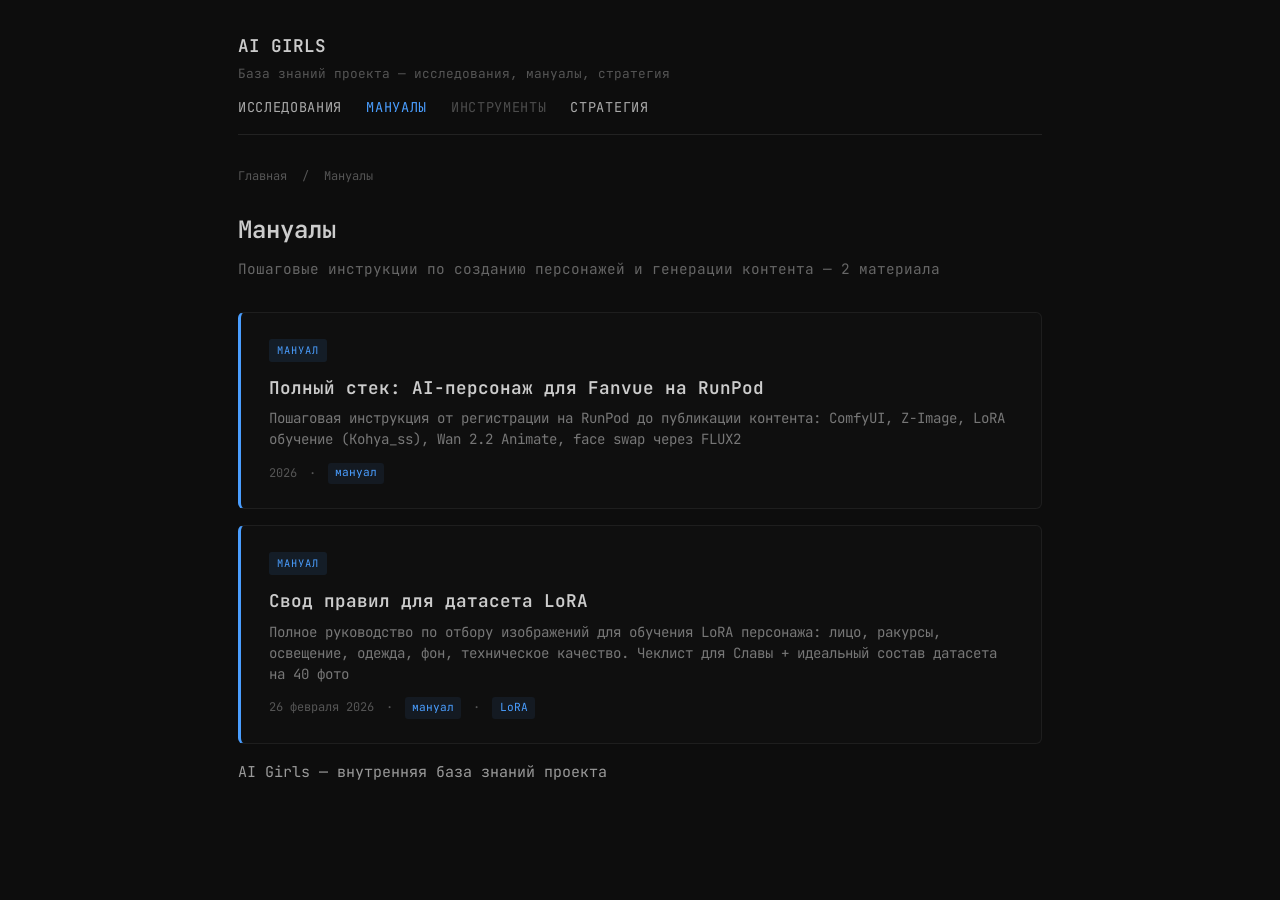
<file: manuals/index.html>
<!DOCTYPE html>
<html lang="ru">
<head>
  <meta charset="UTF-8">
  <meta name="viewport" content="width=device-width, initial-scale=1.0">
  <title>Мануалы — AI Girls</title>
  <link rel="preconnect" href="https://fonts.googleapis.com">
  <link href="https://fonts.googleapis.com/css2?family=JetBrains+Mono:wght@400;600&display=swap" rel="stylesheet">
  <link rel="stylesheet" href="../assets/style.css">
</head>
<body>
  <div class="container">

    <header class="site-header">
      <a href="../index.html" class="logo">AI GIRLS</a>
      <div class="site-tagline">База знаний проекта — исследования, мануалы, стратегия</div>
      <nav class="site-nav">
        <a href="../research/index.html">Исследования</a>
        <a href="index.html" class="active">Мануалы</a>
        <a href="#" style="opacity:0.4;pointer-events:none">Инструменты</a>
        <a href="../strategy/index.html">Стратегия</a>
      </nav>
    </header>

    <main>
      <div class="breadcrumbs">
        <a href="../index.html">Главная</a>
        <span class="sep">/</span>
        <span>Мануалы</span>
      </div>

      <h1>Мануалы</h1>
      <p class="section-description" style="color:rgb(102,102,102);font-size:0.9rem;margin-top:0.5rem;margin-bottom:2rem;">
        Пошаговые инструкции по созданию персонажей и генерации контента — 2 материала
      </p>

      <a href="runpod-stack.html" class="featured-card">
        <span class="featured-label">Мануал</span>
        <span class="featured-title">Полный стек: AI-персонаж для Fanvue на RunPod</span>
        <span class="featured-desc">Пошаговая инструкция от регистрации на RunPod до публикации контента: ComfyUI, Z-Image, LoRA обучение (Kohya_ss), Wan 2.2 Animate, face swap через FLUX2</span>
        <div class="featured-meta">
          <span>2026</span>
          <span class="sep">·</span>
          <span class="section-tag">мануал</span>
        </div>
      </a>

      <a href="lora-dataset-rules.html" class="featured-card">
        <span class="featured-label">Мануал</span>
        <span class="featured-title">Свод правил для датасета LoRA</span>
        <span class="featured-desc">Полное руководство по отбору изображений для обучения LoRA персонажа: лицо, ракурсы, освещение, одежда, фон, техническое качество. Чеклист для Славы + идеальный состав датасета на 40 фото</span>
        <div class="featured-meta">
          <span>26 февраля 2026</span>
          <span class="sep">·</span>
          <span class="section-tag">мануал</span>
          <span class="sep">·</span>
          <span class="section-tag">LoRA</span>
        </div>
      </a>

    </main>

    <footer class="site-footer-bottom">
      <p>AI Girls — внутренняя база знаний проекта</p>
    </footer>

  </div>
</body>
</html>
</file>
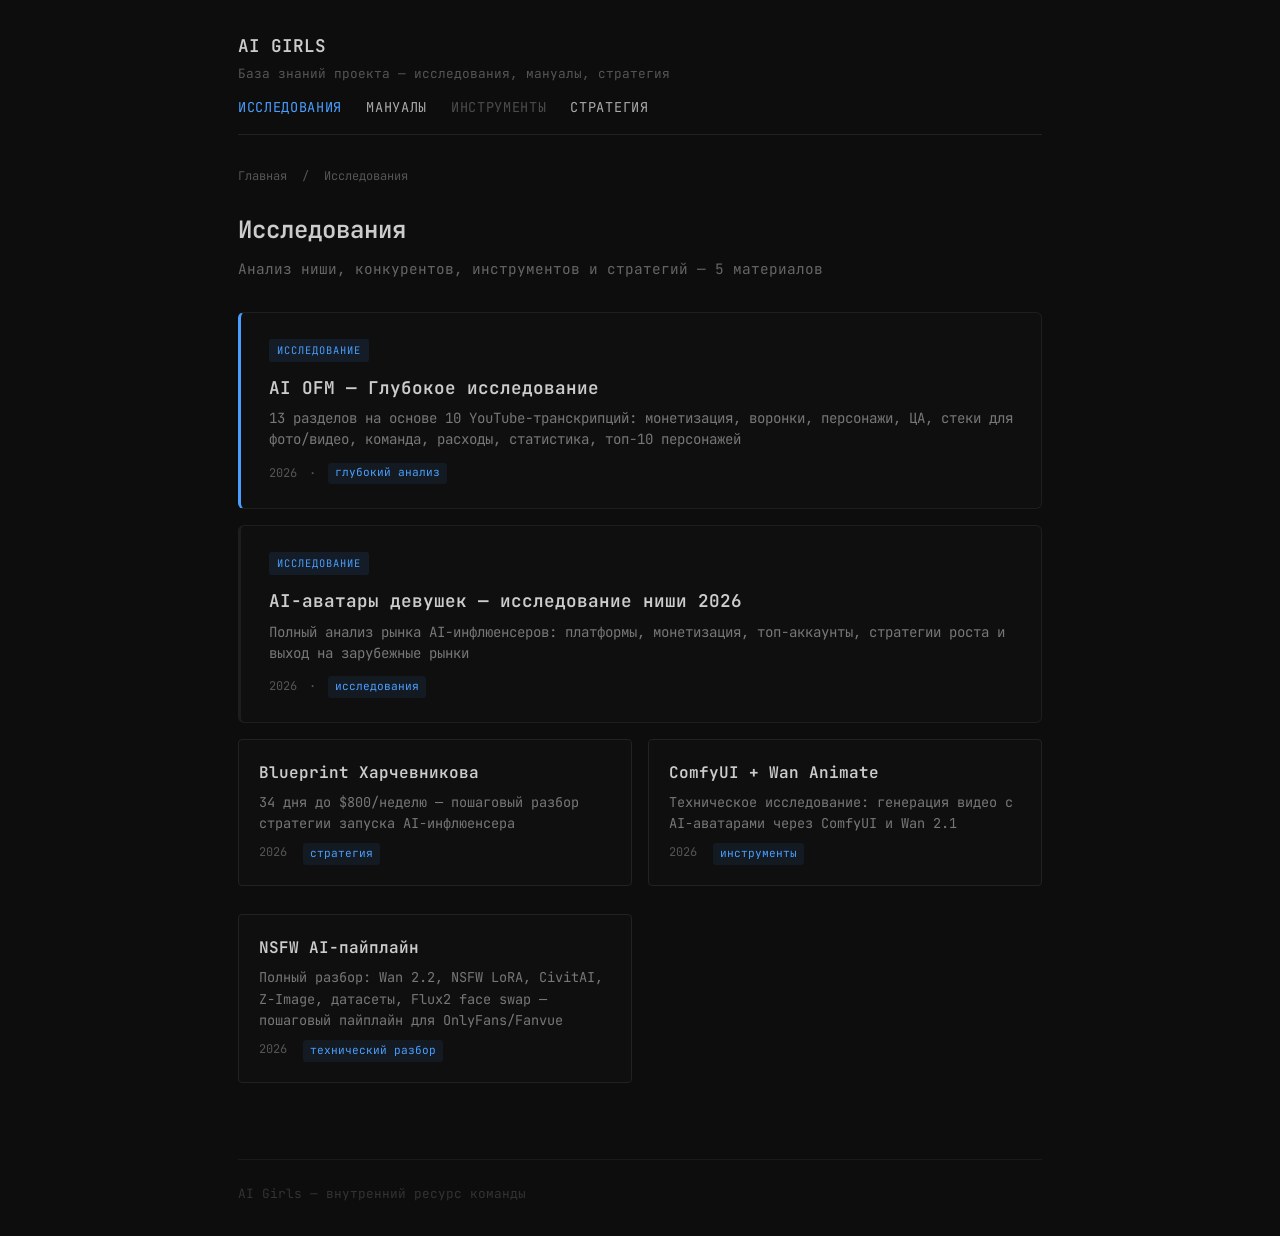
<file: research/index.html>
<!DOCTYPE html>
<html lang="ru">
<head>
  <meta charset="UTF-8">
  <meta name="viewport" content="width=device-width, initial-scale=1.0">
  <title>Исследования — AI Girls</title>
  <link rel="preconnect" href="https://fonts.googleapis.com">
  <link href="https://fonts.googleapis.com/css2?family=JetBrains+Mono:wght@400;600&display=swap" rel="stylesheet">
  <link rel="stylesheet" href="../assets/style.css">
</head>
<body>
  <div class="container">

    <header class="site-header">
      <a href="../index.html" class="logo">AI GIRLS</a>
      <div class="site-tagline">База знаний проекта — исследования, мануалы, стратегия</div>
      <nav class="site-nav">
        <a href="index.html" class="active">Исследования</a>
        <a href="../manuals/index.html">Мануалы</a>
        <a href="#" style="opacity:0.4;pointer-events:none">Инструменты</a>
        <a href="../strategy/index.html">Стратегия</a>
      </nav>
    </header>

    <main>
      <div class="breadcrumbs">
        <a href="../index.html">Главная</a>
        <span class="sep">/</span>
        <span>Исследования</span>
      </div>

      <h1>Исследования</h1>
      <p class="section-description" style="color:rgb(102,102,102);font-size:0.9rem;margin-top:0.5rem;margin-bottom:2rem;">
        Анализ ниши, конкурентов, инструментов и стратегий — 5 материалов
      </p>

      <a href="ai-ofm-deep-research.html" class="featured-card">
        <span class="featured-label">Исследование</span>
        <span class="featured-title">AI OFM — Глубокое исследование</span>
        <span class="featured-desc">13 разделов на основе 10 YouTube-транскрипций: монетизация, воронки, персонажи, ЦА, стеки для фото/видео, команда, расходы, статистика, топ-10 персонажей</span>
        <div class="featured-meta">
          <span>2026</span>
          <span class="sep">·</span>
          <span class="section-tag">глубокий анализ</span>
        </div>
      </a>

      <a href="ai-avatar-research.html" class="featured-card" style="border-color:rgb(30,30,30);">
        <span class="featured-label">Исследование</span>
        <span class="featured-title">AI-аватары девушек — исследование ниши 2026</span>
        <span class="featured-desc">Полный анализ рынка AI-инфлюенсеров: платформы, монетизация, топ-аккаунты, стратегии роста и выход на зарубежные рынки</span>
        <div class="featured-meta">
          <span>2026</span>
          <span class="sep">·</span>
          <span class="section-tag">исследования</span>
        </div>
      </a>

      <div class="card-list" style="display:grid;grid-template-columns:1fr 1fr;gap:1rem;">

        <a href="blueprint-kharchevnikov.html" class="card">
          <h3>Blueprint Харчевникова</h3>
          <p>34 дня до $800/неделю — пошаговый разбор стратегии запуска AI-инфлюенсера</p>
          <div class="card-meta">
            <span>2026</span>
            <span class="section-tag">стратегия</span>
          </div>
        </a>

        <a href="comfyui-wan-animate.html" class="card">
          <h3>ComfyUI + Wan Animate</h3>
          <p>Техническое исследование: генерация видео с AI-аватарами через ComfyUI и Wan 2.1</p>
          <div class="card-meta">
            <span>2026</span>
            <span class="section-tag">инструменты</span>
          </div>
        </a>

        <a href="nsfw-ai-pipeline.html" class="card">
          <h3>NSFW AI-пайплайн</h3>
          <p>Полный разбор: Wan 2.2, NSFW LoRA, CivitAI, Z-Image, датасеты, Flux2 face swap — пошаговый пайплайн для OnlyFans/Fanvue</p>
          <div class="card-meta">
            <span>2026</span>
            <span class="section-tag">технический разбор</span>
          </div>
        </a>

      </div>
    </main>

    <footer class="site-footer">
      AI Girls — внутренний ресурс команды
    </footer>

  </div>
</body>
</html>
</file>
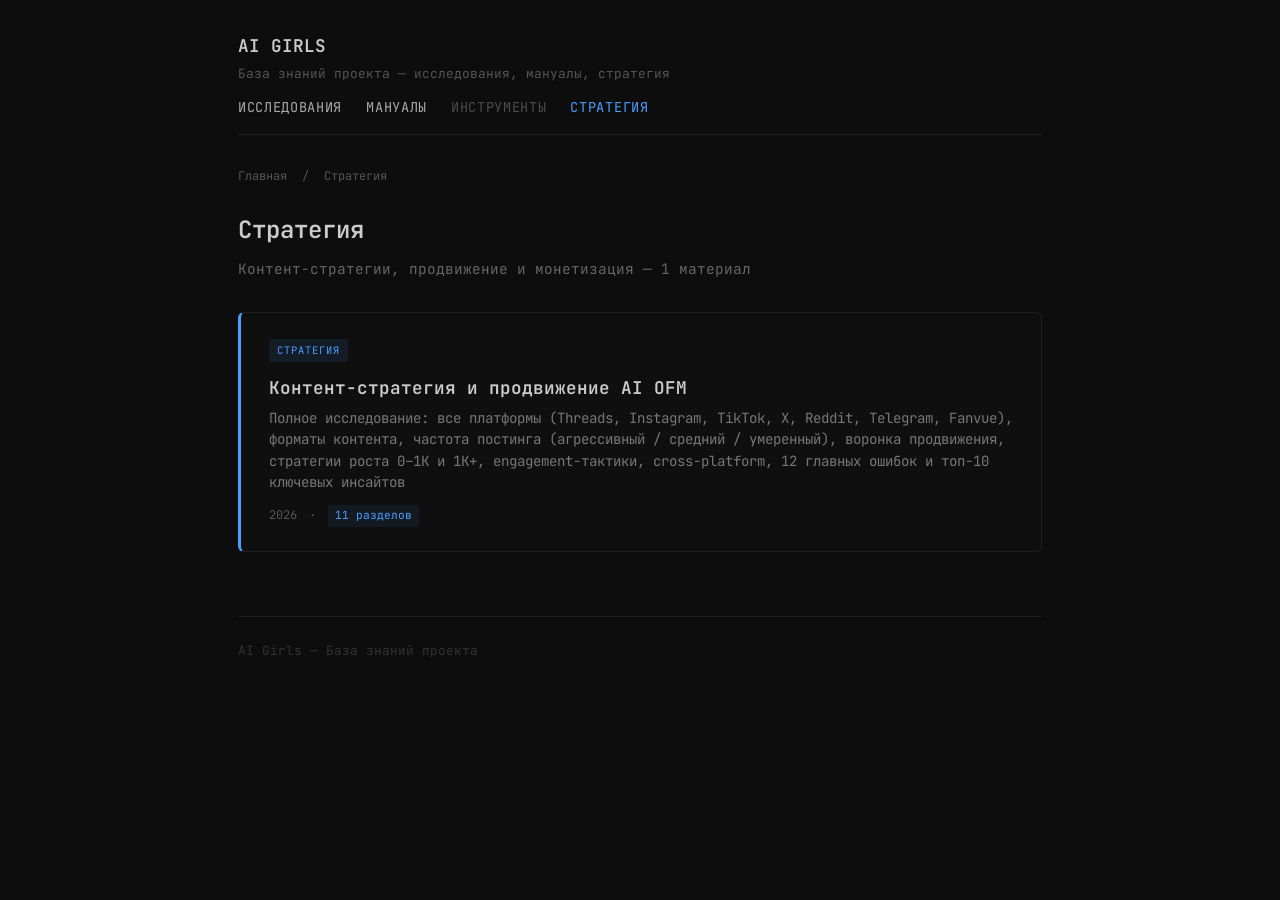
<file: strategy/index.html>
<!DOCTYPE html>
<html lang="ru">
<head>
  <meta charset="UTF-8">
  <meta name="viewport" content="width=device-width, initial-scale=1.0">
  <title>Стратегия — AI Girls</title>
  <link rel="preconnect" href="https://fonts.googleapis.com">
  <link href="https://fonts.googleapis.com/css2?family=JetBrains+Mono:wght@400;600&display=swap" rel="stylesheet">
  <link rel="stylesheet" href="../assets/style.css">
</head>
<body>
  <div class="container">

    <header class="site-header">
      <a href="../index.html" class="logo">AI GIRLS</a>
      <div class="site-tagline">База знаний проекта — исследования, мануалы, стратегия</div>
      <nav class="site-nav">
        <a href="../research/index.html">Исследования</a>
        <a href="../manuals/index.html">Мануалы</a>
        <a href="#" style="opacity:0.4;pointer-events:none">Инструменты</a>
        <a href="index.html" class="active">Стратегия</a>
      </nav>
    </header>

    <main>
      <div class="breadcrumbs">
        <a href="../index.html">Главная</a>
        <span class="sep">/</span>
        <span>Стратегия</span>
      </div>

      <h1>Стратегия</h1>
      <p class="section-description" style="color:rgb(102,102,102);font-size:0.9rem;margin-top:0.5rem;margin-bottom:2rem;">
        Контент-стратегии, продвижение и монетизация — 1 материал
      </p>

      <a href="content-strategy-ai-ofm.html" class="featured-card">
        <span class="featured-label">Стратегия</span>
        <span class="featured-title">Контент-стратегия и продвижение AI OFM</span>
        <span class="featured-desc">Полное исследование: все платформы (Threads, Instagram, TikTok, X, Reddit, Telegram, Fanvue), форматы контента, частота постинга (агрессивный / средний / умеренный), воронка продвижения, стратегии роста 0–1K и 1K+, engagement-тактики, cross-platform, 12 главных ошибок и топ-10 ключевых инсайтов</span>
        <div class="featured-meta">
          <span>2026</span>
          <span class="sep">·</span>
          <span class="section-tag">11 разделов</span>
        </div>
      </a>

    </main>

    <footer class="site-footer">
      <div>AI Girls — База знаний проекта</div>
    </footer>

  </div>
</body>
</html>
</file>
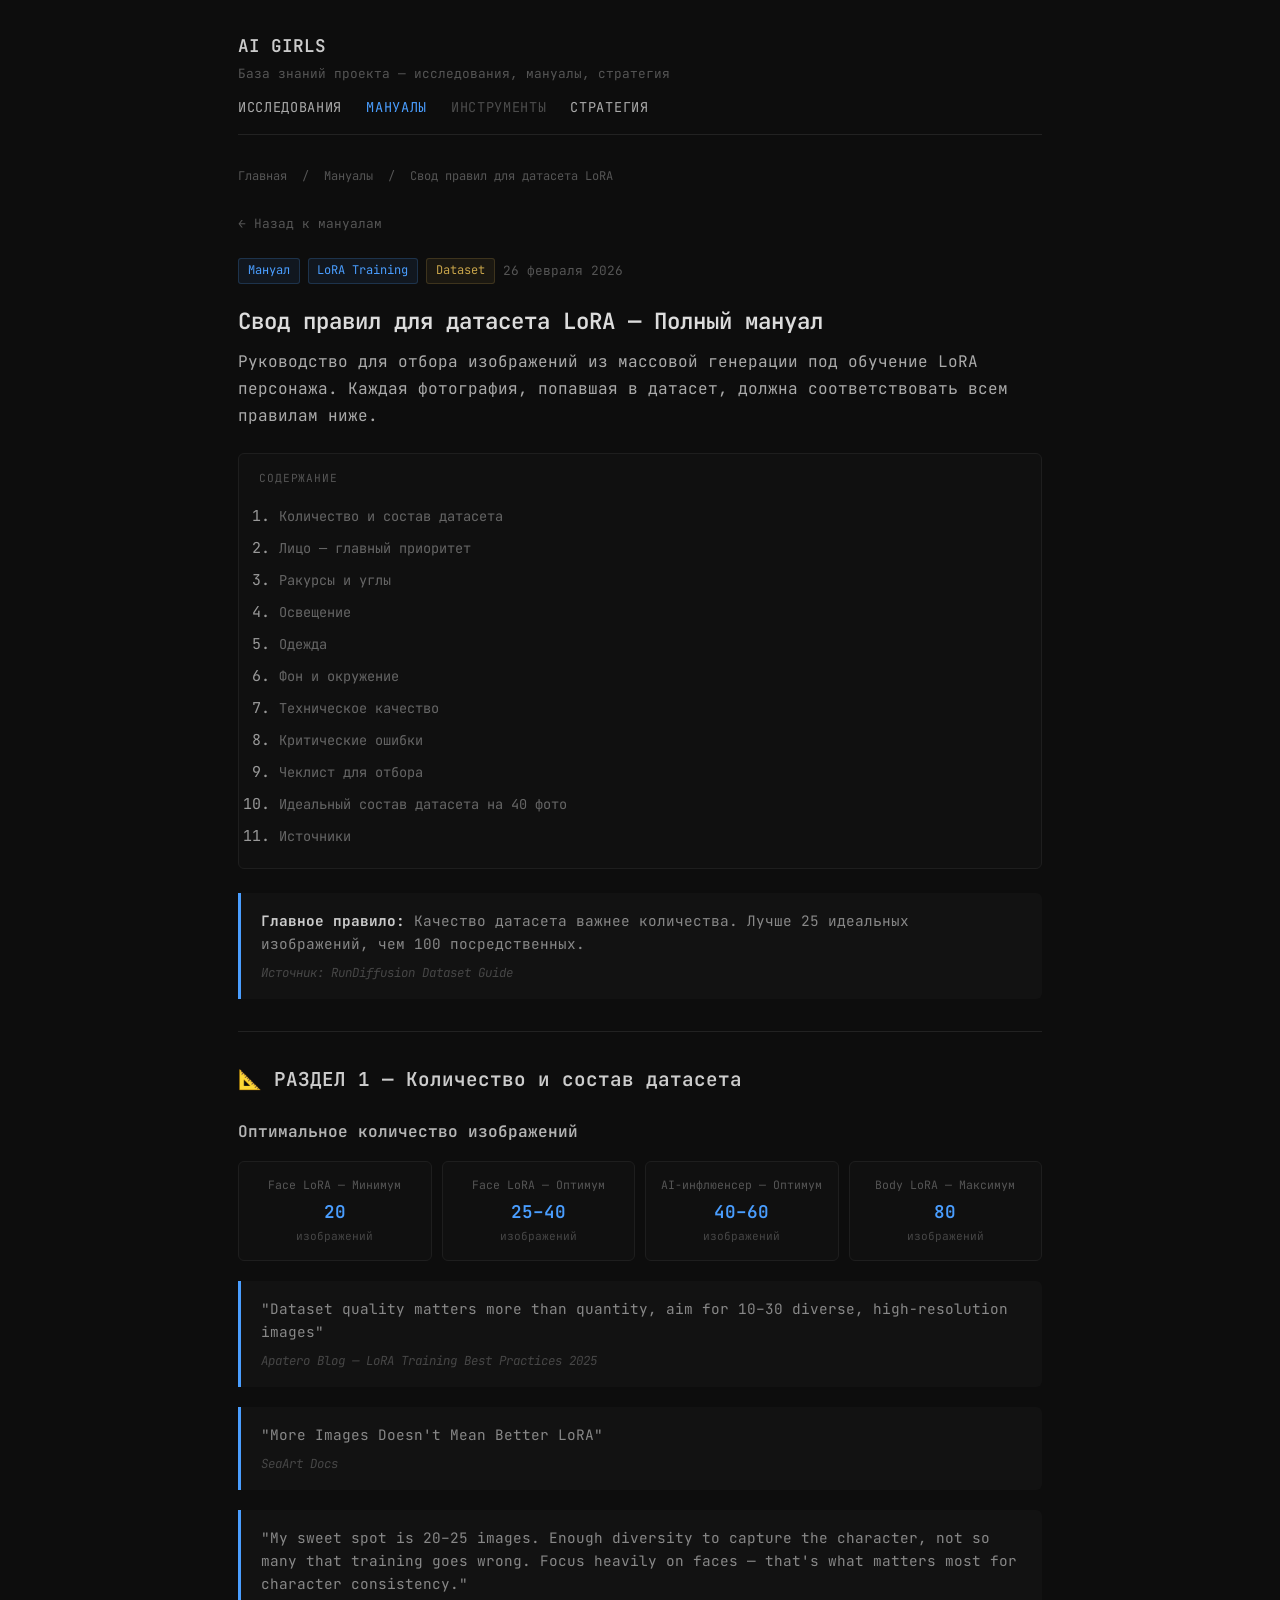
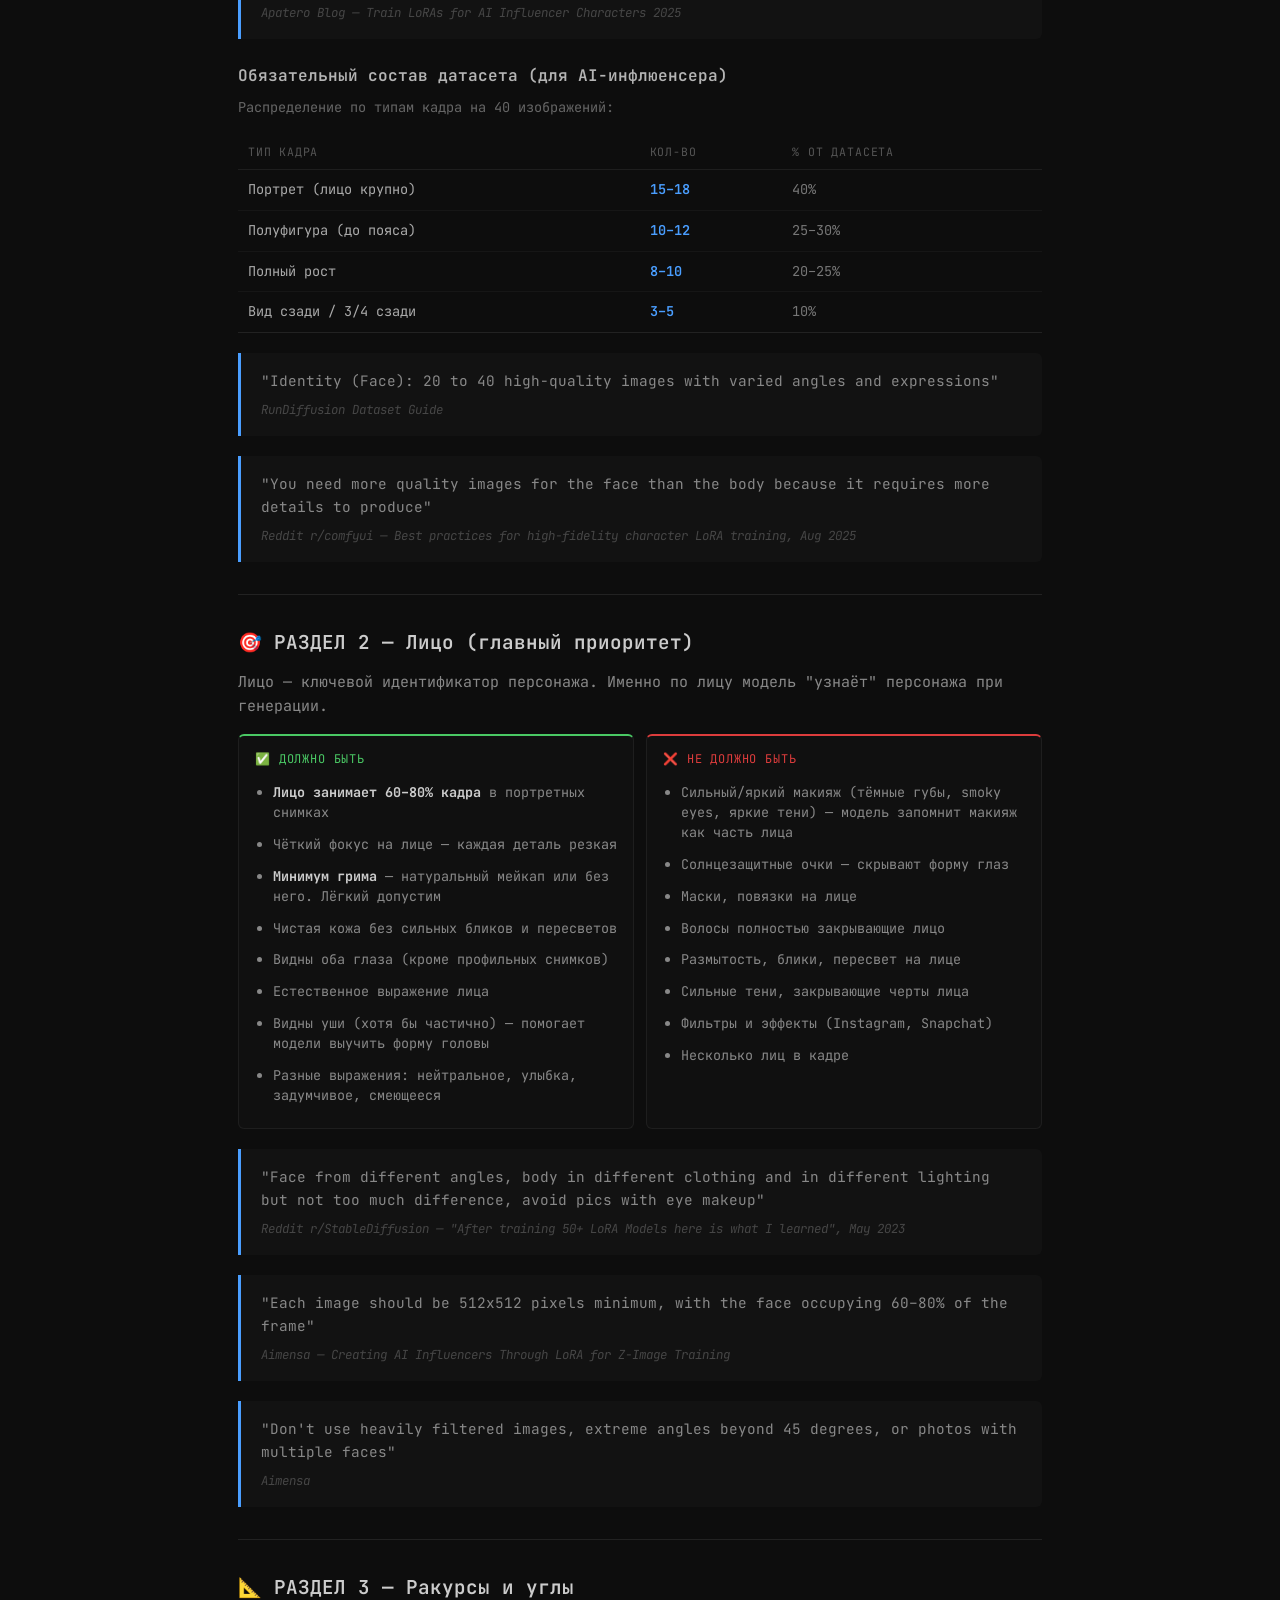
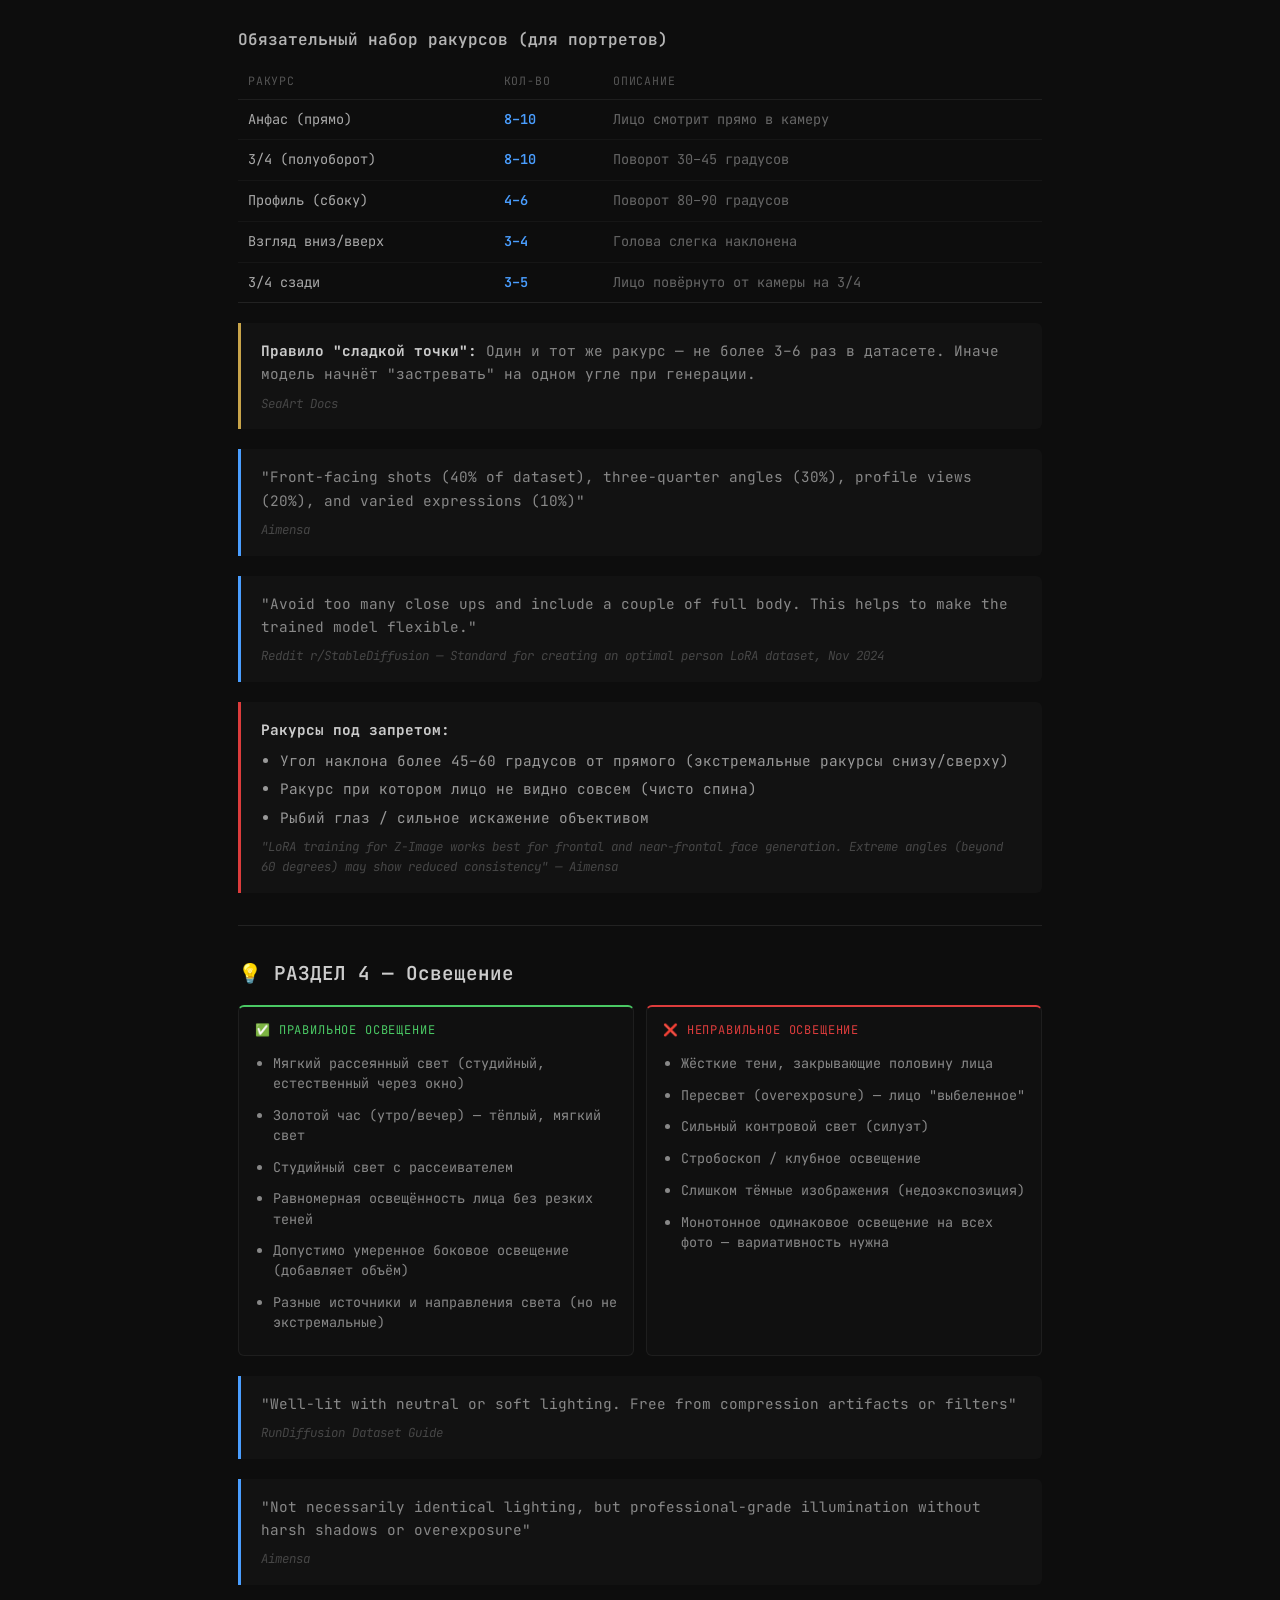
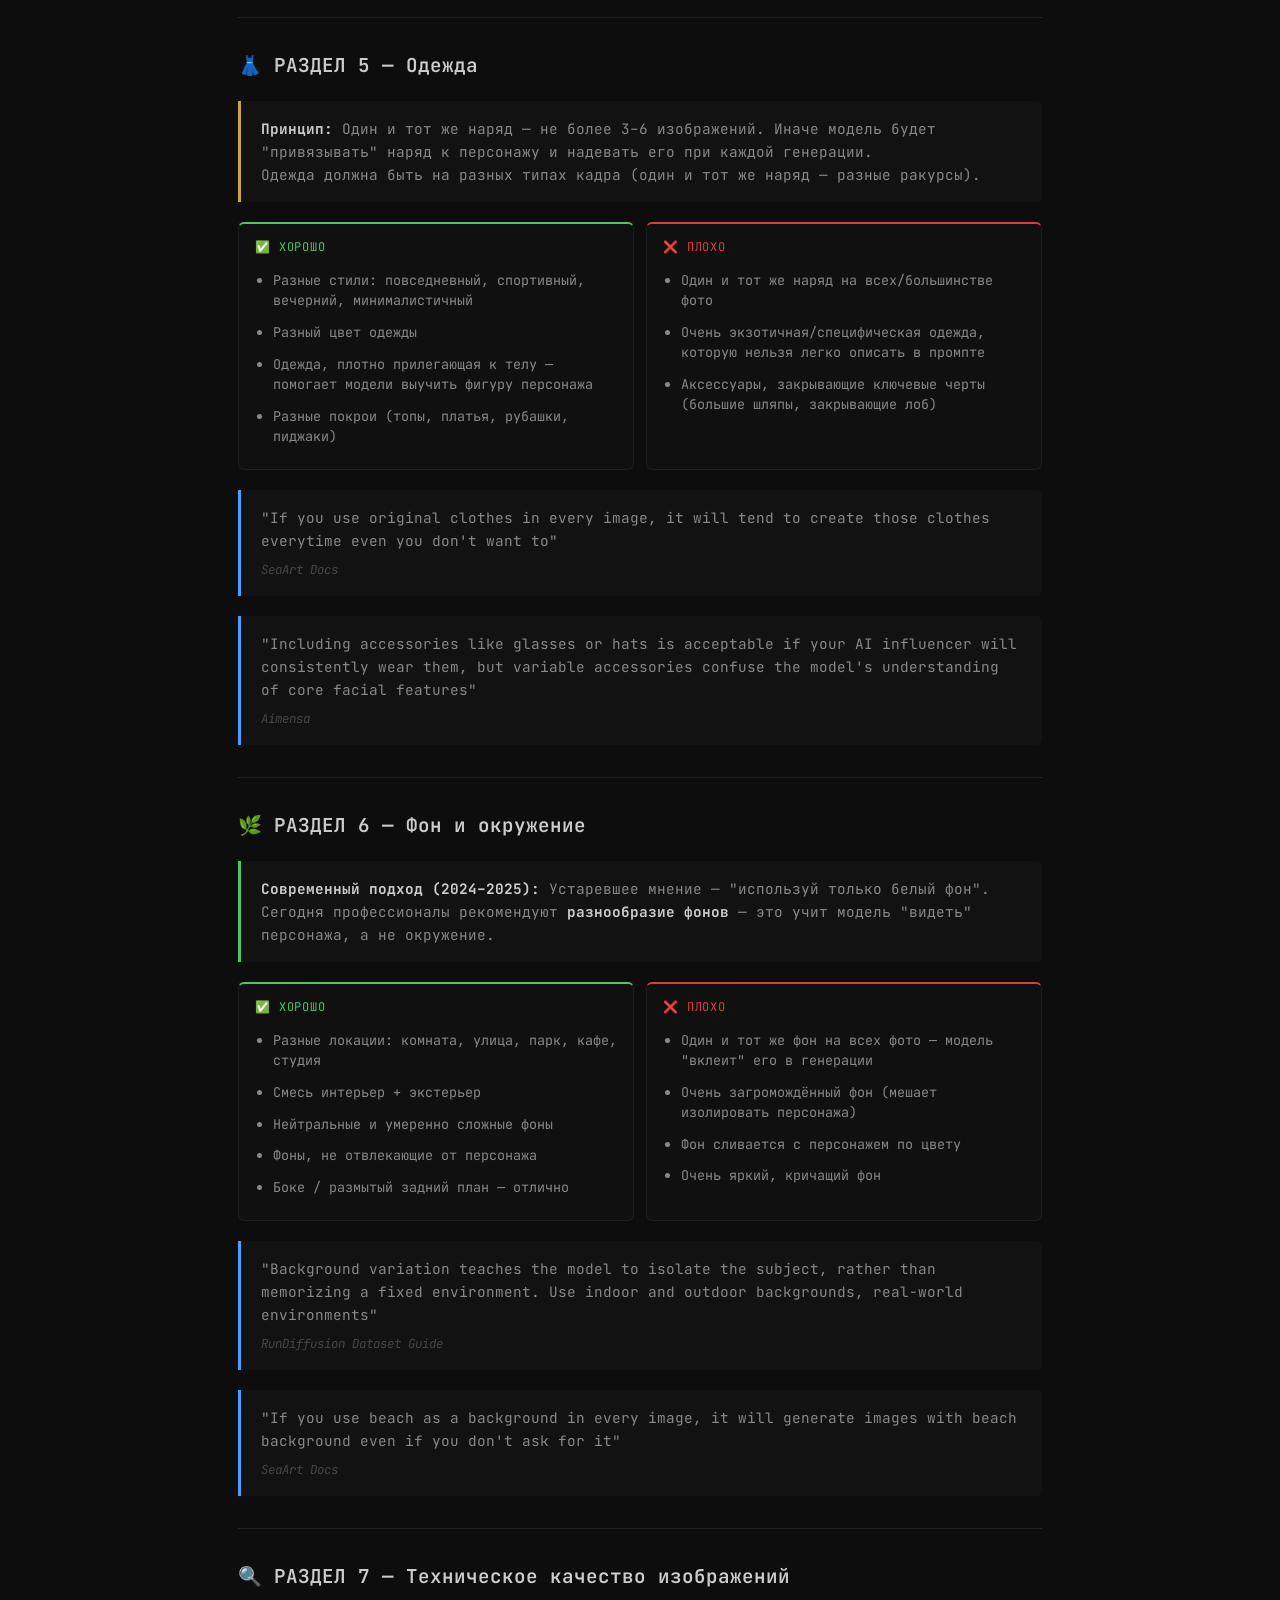
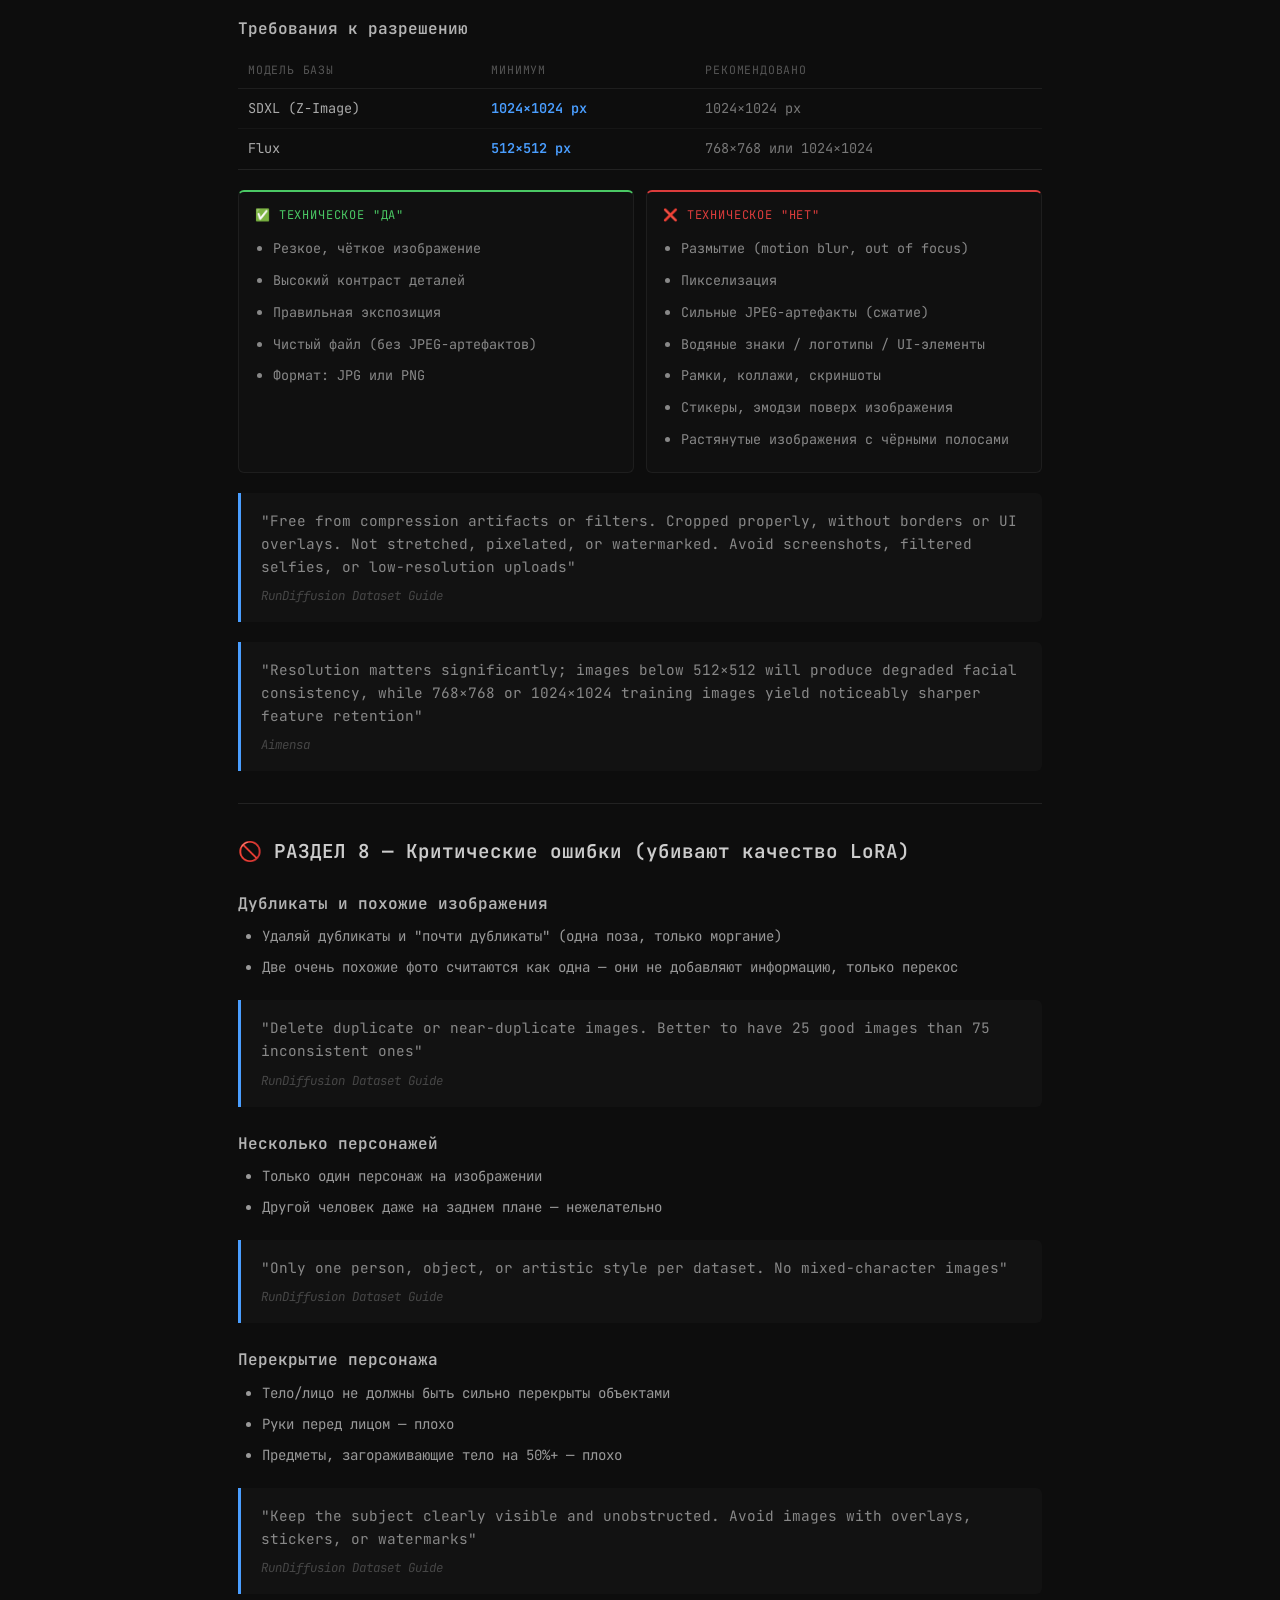
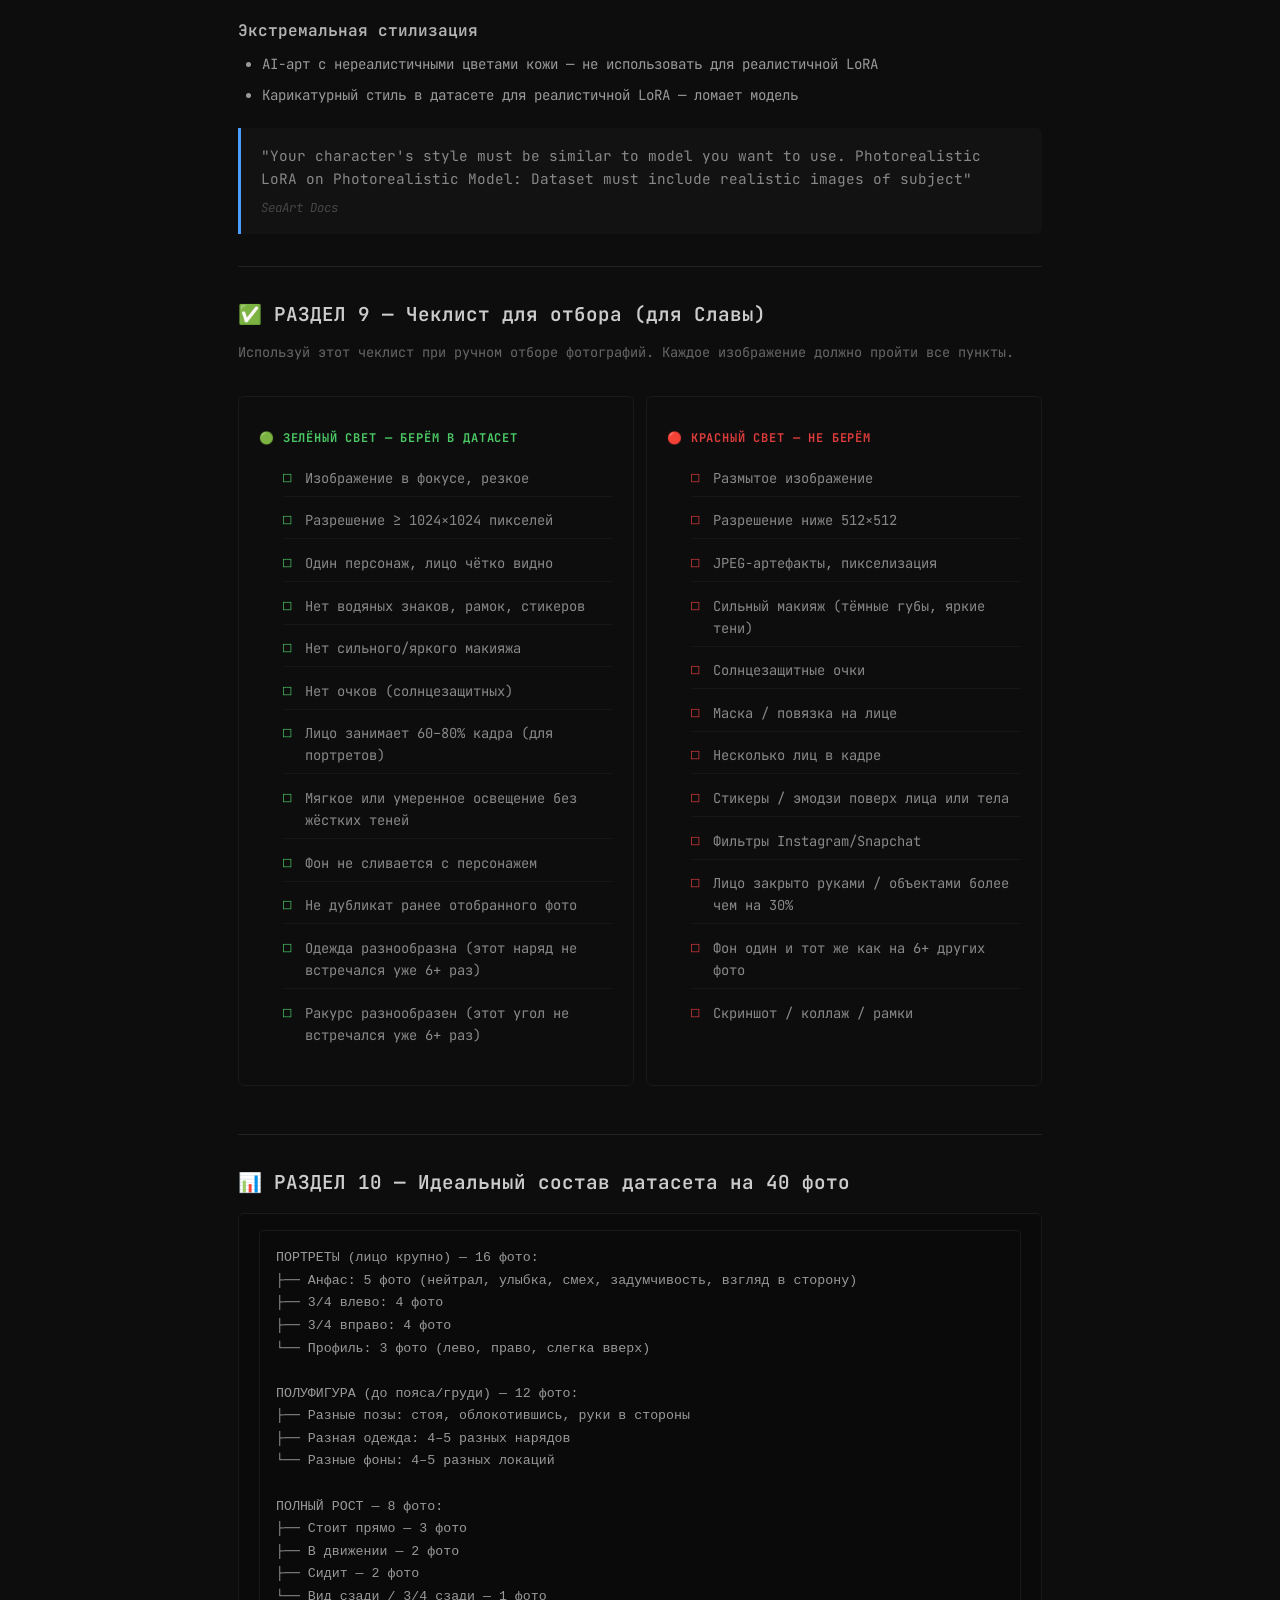
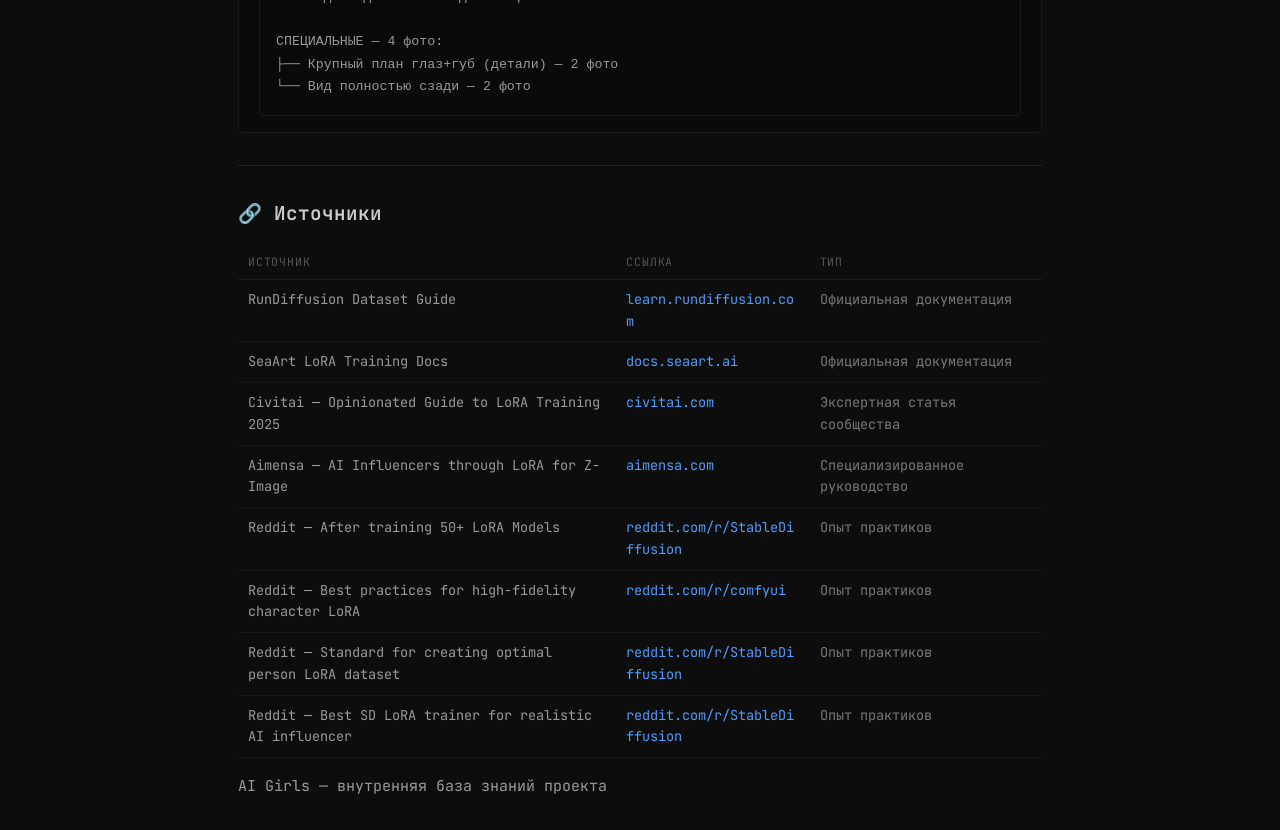
<file: manuals/lora-dataset-rules.html>
<!DOCTYPE html>
<html lang="ru">
<head>
  <meta charset="UTF-8">
  <meta name="viewport" content="width=device-width, initial-scale=1.0">
  <title>Свод правил для датасета LoRA — AI Girls</title>
  <link rel="preconnect" href="https://fonts.googleapis.com">
  <link href="https://fonts.googleapis.com/css2?family=JetBrains+Mono:wght@400;600&display=swap" rel="stylesheet">
  <link rel="stylesheet" href="../assets/style.css">
  <style>
    .article-meta { display:flex; gap:0.5rem; flex-wrap:wrap; align-items:center; margin-bottom:1.25rem; }
    .tag { background:rgba(74,158,255,0.08); color:rgb(74,158,255); border:1px solid rgba(74,158,255,0.2); padding:0.15rem 0.55rem; border-radius:3px; font-size:0.75rem; }
    .tag-green { background:rgba(74,200,100,0.08); color:rgb(74,200,100); border-color:rgba(74,200,100,0.2); }
    .tag-orange { background:rgba(200,164,74,0.08); color:rgb(200,164,74); border-color:rgba(200,164,74,0.2); }
    .date { color:rgb(85,85,85); font-size:0.8rem; }
    .lead { font-size:1rem; color:rgb(170,170,170); line-height:1.7; margin-bottom:1.5rem; }
    .callout { background:rgb(18,18,18); border-left:3px solid rgb(74,158,255); padding:1rem 1.25rem; border-radius:0 6px 6px 0; margin:1.25rem 0; font-size:0.9rem; color:rgb(136,136,136); }
    .callout-warning { border-left-color:rgb(200,164,74); }
    .callout-green { border-left-color:rgb(74,200,100); }
    .callout-red { border-left-color:rgb(220,60,60); }
    .callout strong { color:rgb(204,204,204); }
    .toc { background:rgb(16,16,16); border:1px solid rgb(30,30,30); border-radius:6px; padding:1rem 1.25rem; margin:1.5rem 0; }
    .toc-title { font-size:0.7rem; text-transform:uppercase; letter-spacing:0.08em; color:rgb(85,85,85); margin-bottom:0.75rem; }
    .toc ol { padding-left:1.25rem; margin:0; }
    .toc li { padding:0.25rem 0; }
    .toc a { color:rgb(102,102,102); font-size:0.85rem; }
    .toc a:hover { color:rgb(74,158,255); }
    .step-label { display:inline-block; background:rgba(74,158,255,0.12); color:rgb(74,158,255); border:1px solid rgba(74,158,255,0.2); border-radius:3px; padding:0.1rem 0.5rem; font-size:0.75rem; margin-bottom:0.5rem; }
    .arch-block { background:rgb(10,10,10); border:1px solid rgb(26,26,26); border-radius:6px; padding:1rem 1.25rem; margin:1rem 0; overflow-x:auto; }
    .arch-block pre { margin:0; font-size:0.83rem; color:rgb(153,153,153); line-height:1.7; }
    .rules-grid { display:grid; grid-template-columns:1fr 1fr; gap:12px; margin:1rem 0; }
    @media(max-width:600px){ .rules-grid{grid-template-columns:1fr;} }
    .rules-card { background:rgb(16,16,16); border:1px solid rgb(30,30,30); border-radius:6px; padding:14px 16px; }
    .rules-card.yes { border-top:2px solid rgb(74,200,100); }
    .rules-card.no { border-top:2px solid rgb(220,60,60); }
    .rules-card .rc-title { font-size:0.75rem; text-transform:uppercase; letter-spacing:0.07em; margin-bottom:10px; }
    .rules-card.yes .rc-title { color:rgb(74,200,100); }
    .rules-card.no .rc-title { color:rgb(220,60,60); }
    .rules-card ul { margin:0; padding-left:1.1rem; }
    .rules-card li { font-size:0.84rem; color:rgb(136,136,136); padding:3px 0; line-height:1.5; }
    .source-ref { font-size:0.78rem; color:rgb(70,70,70); font-style:italic; margin-top:0.5rem; display:block; }
    .source-ref a { color:rgb(70,70,70); }
    .source-ref a:hover { color:rgb(74,158,255); }
    .checklist-block { background:rgb(13,13,13); border:1px solid rgb(26,26,26); border-radius:6px; padding:1rem 1.25rem; margin:1rem 0; }
    .checklist-block h4 { font-size:0.75rem; text-transform:uppercase; letter-spacing:0.07em; margin-bottom:12px; }
    .checklist-block.green h4 { color:rgb(74,200,100); }
    .checklist-block.red h4 { color:rgb(220,60,60); }
    .checklist { list-style:none; padding:0; margin:0; }
    .checklist li { padding:7px 0 7px 22px; position:relative; border-bottom:1px solid rgb(22,22,22); font-size:0.86rem; color:rgb(136,136,136); }
    .checklist li:last-child { border-bottom:none; }
    .checklist.green li::before { content:"□"; position:absolute; left:0; color:rgb(74,200,100); }
    .checklist.red li::before { content:"□"; position:absolute; left:0; color:rgb(220,60,60); }
    .stat-grid { display:grid; grid-template-columns:repeat(4,1fr); gap:10px; margin:1rem 0; }
    @media(max-width:600px){ .stat-grid{grid-template-columns:repeat(2,1fr);} }
    .stat-card { background:rgb(16,16,16); border:1px solid rgb(30,30,30); border-radius:6px; padding:14px; text-align:center; }
    .stat-card .sc-label { font-size:0.72rem; color:rgb(85,85,85); margin-bottom:4px; }
    .stat-card .sc-value { font-size:1.1rem; color:rgb(74,158,255); font-weight:600; }
    .stat-card .sc-sub { font-size:0.7rem; color:rgb(70,70,70); margin-top:2px; }
    .sources-table { width:100%; border-collapse:collapse; margin:1rem 0; font-size:0.83rem; }
    .sources-table th { text-align:left; color:rgb(85,85,85); font-size:0.72rem; text-transform:uppercase; letter-spacing:0.07em; padding:8px 10px; border-bottom:1px solid rgb(30,30,30); }
    .sources-table td { padding:9px 10px; border-bottom:1px solid rgb(22,22,22); color:rgb(119,119,119); vertical-align:top; }
    .sources-table td:first-child { color:rgb(153,153,153); }
    .sources-table a { color:rgb(74,158,255); word-break:break-all; }
    .section-rule { border:none; border-top:1px solid rgb(26,26,26); margin:2rem 0; }
  </style>
</head>
<body>
  <div class="container">

    <header class="site-header">
      <a href="../index.html" class="logo">AI GIRLS</a>
      <div class="site-tagline">База знаний проекта — исследования, мануалы, стратегия</div>
      <nav class="site-nav">
        <a href="../research/index.html">Исследования</a>
        <a href="index.html" class="active">Мануалы</a>
        <a href="#" style="opacity:0.4;pointer-events:none">Инструменты</a>
        <a href="../strategy/index.html">Стратегия</a>
      </nav>
    </header>

    <main>
      <div class="breadcrumbs">
        <a href="../index.html">Главная</a>
        <span class="sep">/</span>
        <a href="index.html">Мануалы</a>
        <span class="sep">/</span>
        <span>Свод правил для датасета LoRA</span>
      </div>

      <a href="index.html" class="back-btn">← Назад к мануалам</a>

      <article>
        <div class="article-meta">
          <span class="tag">Мануал</span>
          <span class="tag">LoRA Training</span>
          <span class="tag tag-orange">Dataset</span>
          <span class="date">26 февраля 2026</span>
        </div>

        <h1 style="font-size:1.4rem;color:rgb(220,220,220);margin-bottom:0.5rem;">Свод правил для датасета LoRA — Полный мануал</h1>
        <p class="lead">Руководство для отбора изображений из массовой генерации под обучение LoRA персонажа. Каждая фотография, попавшая в датасет, должна соответствовать всем правилам ниже.</p>

        <div class="toc">
          <div class="toc-title">Содержание</div>
          <ol>
            <li><a href="#sec1">Количество и состав датасета</a></li>
            <li><a href="#sec2">Лицо — главный приоритет</a></li>
            <li><a href="#sec3">Ракурсы и углы</a></li>
            <li><a href="#sec4">Освещение</a></li>
            <li><a href="#sec5">Одежда</a></li>
            <li><a href="#sec6">Фон и окружение</a></li>
            <li><a href="#sec7">Техническое качество</a></li>
            <li><a href="#sec8">Критические ошибки</a></li>
            <li><a href="#sec9">Чеклист для отбора</a></li>
            <li><a href="#sec10">Идеальный состав датасета на 40 фото</a></li>
            <li><a href="#sources">Источники</a></li>
          </ol>
        </div>

        <div class="callout">
          <strong>Главное правило:</strong> Качество датасета важнее количества. Лучше 25 идеальных изображений, чем 100 посредственных.<br>
          <span class="source-ref">Источник: <a href="https://learn.rundiffusion.com/how-to-prepare-a-dataset-for-model-training-on-rundiffusion/" target="_blank">RunDiffusion Dataset Guide</a></span>
        </div>

        <div class="content-body">

          <!-- SEC 1 -->
          <hr class="section-rule">
          <h2 id="sec1">📐 РАЗДЕЛ 1 — Количество и состав датасета</h2>

          <h3>Оптимальное количество изображений</h3>

          <div class="stat-grid">
            <div class="stat-card">
              <div class="sc-label">Face LoRA — Минимум</div>
              <div class="sc-value">20</div>
              <div class="sc-sub">изображений</div>
            </div>
            <div class="stat-card">
              <div class="sc-label">Face LoRA — Оптимум</div>
              <div class="sc-value">25–40</div>
              <div class="sc-sub">изображений</div>
            </div>
            <div class="stat-card">
              <div class="sc-label">AI-инфлюенсер — Оптимум</div>
              <div class="sc-value">40–60</div>
              <div class="sc-sub">изображений</div>
            </div>
            <div class="stat-card">
              <div class="sc-label">Body LoRA — Максимум</div>
              <div class="sc-value">80</div>
              <div class="sc-sub">изображений</div>
            </div>
          </div>

          <div class="callout">
            "Dataset quality matters more than quantity, aim for 10–30 diverse, high-resolution images"<br>
            <span class="source-ref">Apatero Blog — LoRA Training Best Practices 2025</span>
          </div>
          <div class="callout">
            "More Images Doesn't Mean Better LoRA"<br>
            <span class="source-ref"><a href="https://docs.seaart.ai/guide-1/3-advanced-guide/3-2-lora-training-advance/how-to-create-dataset-for-training" target="_blank">SeaArt Docs</a></span>
          </div>
          <div class="callout">
            "My sweet spot is 20–25 images. Enough diversity to capture the character, not so many that training goes wrong. Focus heavily on faces — that's what matters most for character consistency."<br>
            <span class="source-ref">Apatero Blog — Train LoRAs for AI Influencer Characters 2025</span>
          </div>

          <h3>Обязательный состав датасета (для AI-инфлюенсера)</h3>
          <p style="color:rgb(102,102,102);font-size:0.85rem;">Распределение по типам кадра на 40 изображений:</p>

          <table style="width:100%;border-collapse:collapse;font-size:0.85rem;margin:0.75rem 0 1.25rem;">
            <thead>
              <tr>
                <th style="text-align:left;padding:8px 10px;border-bottom:1px solid rgb(30,30,30);color:rgb(85,85,85);font-size:0.72rem;text-transform:uppercase;letter-spacing:0.07em;">Тип кадра</th>
                <th style="text-align:left;padding:8px 10px;border-bottom:1px solid rgb(30,30,30);color:rgb(85,85,85);font-size:0.72rem;text-transform:uppercase;letter-spacing:0.07em;">Кол-во</th>
                <th style="text-align:left;padding:8px 10px;border-bottom:1px solid rgb(30,30,30);color:rgb(85,85,85);font-size:0.72rem;text-transform:uppercase;letter-spacing:0.07em;">% от датасета</th>
              </tr>
            </thead>
            <tbody>
              <tr><td style="padding:9px 10px;border-bottom:1px solid rgb(22,22,22);color:rgb(170,170,170);">Портрет (лицо крупно)</td><td style="padding:9px 10px;border-bottom:1px solid rgb(22,22,22);color:rgb(74,158,255);font-weight:600;">15–18</td><td style="padding:9px 10px;border-bottom:1px solid rgb(22,22,22);color:rgb(119,119,119);">40%</td></tr>
              <tr><td style="padding:9px 10px;border-bottom:1px solid rgb(22,22,22);color:rgb(170,170,170);">Полуфигура (до пояса)</td><td style="padding:9px 10px;border-bottom:1px solid rgb(22,22,22);color:rgb(74,158,255);font-weight:600;">10–12</td><td style="padding:9px 10px;border-bottom:1px solid rgb(22,22,22);color:rgb(119,119,119);">25–30%</td></tr>
              <tr><td style="padding:9px 10px;border-bottom:1px solid rgb(22,22,22);color:rgb(170,170,170);">Полный рост</td><td style="padding:9px 10px;border-bottom:1px solid rgb(22,22,22);color:rgb(74,158,255);font-weight:600;">8–10</td><td style="padding:9px 10px;border-bottom:1px solid rgb(22,22,22);color:rgb(119,119,119);">20–25%</td></tr>
              <tr><td style="padding:9px 10px;color:rgb(170,170,170);">Вид сзади / 3/4 сзади</td><td style="padding:9px 10px;color:rgb(74,158,255);font-weight:600;">3–5</td><td style="padding:9px 10px;color:rgb(119,119,119);">10%</td></tr>
            </tbody>
          </table>

          <div class="callout">
            "Identity (Face): 20 to 40 high-quality images with varied angles and expressions"<br>
            <span class="source-ref"><a href="https://learn.rundiffusion.com/how-to-prepare-a-dataset-for-model-training-on-rundiffusion/" target="_blank">RunDiffusion Dataset Guide</a></span>
          </div>
          <div class="callout">
            "You need more quality images for the face than the body because it requires more details to produce"<br>
            <span class="source-ref">Reddit r/comfyui — Best practices for high-fidelity character LoRA training, Aug 2025</span>
          </div>

          <!-- SEC 2 -->
          <hr class="section-rule">
          <h2 id="sec2">🎯 РАЗДЕЛ 2 — Лицо (главный приоритет)</h2>

          <p style="color:rgb(136,136,136);">Лицо — ключевой идентификатор персонажа. Именно по лицу модель "узнаёт" персонажа при генерации.</p>

          <div class="rules-grid">
            <div class="rules-card yes">
              <div class="rc-title">✅ ДОЛЖНО БЫТЬ</div>
              <ul>
                <li><strong style="color:rgb(204,204,204);">Лицо занимает 60–80% кадра</strong> в портретных снимках</li>
                <li>Чёткий фокус на лице — каждая деталь резкая</li>
                <li><strong style="color:rgb(204,204,204);">Минимум грима</strong> — натуральный мейкап или без него. Лёгкий допустим</li>
                <li>Чистая кожа без сильных бликов и пересветов</li>
                <li>Видны оба глаза (кроме профильных снимков)</li>
                <li>Естественное выражение лица</li>
                <li>Видны уши (хотя бы частично) — помогает модели выучить форму головы</li>
                <li>Разные выражения: нейтральное, улыбка, задумчивое, смеющееся</li>
              </ul>
            </div>
            <div class="rules-card no">
              <div class="rc-title">❌ НЕ ДОЛЖНО БЫТЬ</div>
              <ul>
                <li>Сильный/яркий макияж (тёмные губы, smoky eyes, яркие тени) — модель запомнит макияж как часть лица</li>
                <li>Солнцезащитные очки — скрывают форму глаз</li>
                <li>Маски, повязки на лице</li>
                <li>Волосы полностью закрывающие лицо</li>
                <li>Размытость, блики, пересвет на лице</li>
                <li>Сильные тени, закрывающие черты лица</li>
                <li>Фильтры и эффекты (Instagram, Snapchat)</li>
                <li>Несколько лиц в кадре</li>
              </ul>
            </div>
          </div>

          <div class="callout">
            "Face from different angles, body in different clothing and in different lighting but not too much difference, avoid pics with eye makeup"<br>
            <span class="source-ref"><a href="https://www.reddit.com/r/StableDiffusion/comments/13dh7ql/" target="_blank">Reddit r/StableDiffusion — "After training 50+ LoRA Models here is what I learned", May 2023</a></span>
          </div>
          <div class="callout">
            "Each image should be 512x512 pixels minimum, with the face occupying 60–80% of the frame"<br>
            <span class="source-ref"><a href="https://aimensa.com/creating-ai-influencers-lora-z-image-training" target="_blank">Aimensa — Creating AI Influencers Through LoRA for Z-Image Training</a></span>
          </div>
          <div class="callout">
            "Don't use heavily filtered images, extreme angles beyond 45 degrees, or photos with multiple faces"<br>
            <span class="source-ref"><a href="https://aimensa.com/creating-ai-influencers-lora-z-image-training" target="_blank">Aimensa</a></span>
          </div>

          <!-- SEC 3 -->
          <hr class="section-rule">
          <h2 id="sec3">📐 РАЗДЕЛ 3 — Ракурсы и углы</h2>

          <h3>Обязательный набор ракурсов (для портретов)</h3>

          <table style="width:100%;border-collapse:collapse;font-size:0.85rem;margin:0.75rem 0 1.25rem;">
            <thead>
              <tr>
                <th style="text-align:left;padding:8px 10px;border-bottom:1px solid rgb(30,30,30);color:rgb(85,85,85);font-size:0.72rem;text-transform:uppercase;letter-spacing:0.07em;">Ракурс</th>
                <th style="text-align:left;padding:8px 10px;border-bottom:1px solid rgb(30,30,30);color:rgb(85,85,85);font-size:0.72rem;text-transform:uppercase;letter-spacing:0.07em;">Кол-во</th>
                <th style="text-align:left;padding:8px 10px;border-bottom:1px solid rgb(30,30,30);color:rgb(85,85,85);font-size:0.72rem;text-transform:uppercase;letter-spacing:0.07em;">Описание</th>
              </tr>
            </thead>
            <tbody>
              <tr><td style="padding:9px 10px;border-bottom:1px solid rgb(22,22,22);color:rgb(170,170,170);">Анфас (прямо)</td><td style="padding:9px 10px;border-bottom:1px solid rgb(22,22,22);color:rgb(74,158,255);font-weight:600;">8–10</td><td style="padding:9px 10px;border-bottom:1px solid rgb(22,22,22);color:rgb(102,102,102);">Лицо смотрит прямо в камеру</td></tr>
              <tr><td style="padding:9px 10px;border-bottom:1px solid rgb(22,22,22);color:rgb(170,170,170);">3/4 (полуоборот)</td><td style="padding:9px 10px;border-bottom:1px solid rgb(22,22,22);color:rgb(74,158,255);font-weight:600;">8–10</td><td style="padding:9px 10px;border-bottom:1px solid rgb(22,22,22);color:rgb(102,102,102);">Поворот 30–45 градусов</td></tr>
              <tr><td style="padding:9px 10px;border-bottom:1px solid rgb(22,22,22);color:rgb(170,170,170);">Профиль (сбоку)</td><td style="padding:9px 10px;border-bottom:1px solid rgb(22,22,22);color:rgb(74,158,255);font-weight:600;">4–6</td><td style="padding:9px 10px;border-bottom:1px solid rgb(22,22,22);color:rgb(102,102,102);">Поворот 80–90 градусов</td></tr>
              <tr><td style="padding:9px 10px;border-bottom:1px solid rgb(22,22,22);color:rgb(170,170,170);">Взгляд вниз/вверх</td><td style="padding:9px 10px;border-bottom:1px solid rgb(22,22,22);color:rgb(74,158,255);font-weight:600;">3–4</td><td style="padding:9px 10px;border-bottom:1px solid rgb(22,22,22);color:rgb(102,102,102);">Голова слегка наклонена</td></tr>
              <tr><td style="padding:9px 10px;color:rgb(170,170,170);">3/4 сзади</td><td style="padding:9px 10px;color:rgb(74,158,255);font-weight:600;">3–5</td><td style="padding:9px 10px;color:rgb(102,102,102);">Лицо повёрнуто от камеры на 3/4</td></tr>
            </tbody>
          </table>

          <div class="callout callout-warning">
            <strong>Правило "сладкой точки":</strong> Один и тот же ракурс — не более 3–6 раз в датасете. Иначе модель начнёт "застревать" на одном угле при генерации.<br>
            <span class="source-ref"><a href="https://docs.seaart.ai/guide-1/3-advanced-guide/3-2-lora-training-advance/how-to-create-dataset-for-training" target="_blank">SeaArt Docs</a></span>
          </div>

          <div class="callout">
            "Front-facing shots (40% of dataset), three-quarter angles (30%), profile views (20%), and varied expressions (10%)"<br>
            <span class="source-ref"><a href="https://aimensa.com/creating-ai-influencers-lora-z-image-training" target="_blank">Aimensa</a></span>
          </div>
          <div class="callout">
            "Avoid too many close ups and include a couple of full body. This helps to make the trained model flexible."<br>
            <span class="source-ref"><a href="https://www.reddit.com/r/StableDiffusion/comments/1gti80j/" target="_blank">Reddit r/StableDiffusion — Standard for creating an optimal person LoRA dataset, Nov 2024</a></span>
          </div>

          <div class="callout callout-red">
            <strong>Ракурсы под запретом:</strong>
            <ul style="margin:8px 0 0;padding-left:1.2rem;">
              <li>Угол наклона более 45–60 градусов от прямого (экстремальные ракурсы снизу/сверху)</li>
              <li>Ракурс при котором лицо не видно совсем (чисто спина)</li>
              <li>Рыбий глаз / сильное искажение объективом</li>
            </ul>
            <span class="source-ref">"LoRA training for Z-Image works best for frontal and near-frontal face generation. Extreme angles (beyond 60 degrees) may show reduced consistency" — <a href="https://aimensa.com/creating-ai-influencers-lora-z-image-training" target="_blank">Aimensa</a></span>
          </div>

          <!-- SEC 4 -->
          <hr class="section-rule">
          <h2 id="sec4">💡 РАЗДЕЛ 4 — Освещение</h2>

          <div class="rules-grid">
            <div class="rules-card yes">
              <div class="rc-title">✅ ПРАВИЛЬНОЕ ОСВЕЩЕНИЕ</div>
              <ul>
                <li>Мягкий рассеянный свет (студийный, естественный через окно)</li>
                <li>Золотой час (утро/вечер) — тёплый, мягкий свет</li>
                <li>Студийный свет с рассеивателем</li>
                <li>Равномерная освещённость лица без резких теней</li>
                <li>Допустимо умеренное боковое освещение (добавляет объём)</li>
                <li>Разные источники и направления света (но не экстремальные)</li>
              </ul>
            </div>
            <div class="rules-card no">
              <div class="rc-title">❌ НЕПРАВИЛЬНОЕ ОСВЕЩЕНИЕ</div>
              <ul>
                <li>Жёсткие тени, закрывающие половину лица</li>
                <li>Пересвет (overexposure) — лицо "выбеленное"</li>
                <li>Сильный контровой свет (силуэт)</li>
                <li>Стробоскоп / клубное освещение</li>
                <li>Слишком тёмные изображения (недоэкспозиция)</li>
                <li>Монотонное одинаковое освещение на всех фото — вариативность нужна</li>
              </ul>
            </div>
          </div>

          <div class="callout">
            "Well-lit with neutral or soft lighting. Free from compression artifacts or filters"<br>
            <span class="source-ref"><a href="https://learn.rundiffusion.com/how-to-prepare-a-dataset-for-model-training-on-rundiffusion/" target="_blank">RunDiffusion Dataset Guide</a></span>
          </div>
          <div class="callout">
            "Not necessarily identical lighting, but professional-grade illumination without harsh shadows or overexposure"<br>
            <span class="source-ref"><a href="https://aimensa.com/creating-ai-influencers-lora-z-image-training" target="_blank">Aimensa</a></span>
          </div>

          <!-- SEC 5 -->
          <hr class="section-rule">
          <h2 id="sec5">👗 РАЗДЕЛ 5 — Одежда</h2>

          <div class="callout callout-warning">
            <strong>Принцип:</strong> Один и тот же наряд — не более 3–6 изображений. Иначе модель будет "привязывать" наряд к персонажу и надевать его при каждой генерации.<br>
            Одежда должна быть на разных типах кадра (один и тот же наряд — разные ракурсы).
          </div>

          <div class="rules-grid">
            <div class="rules-card yes">
              <div class="rc-title">✅ ХОРОШО</div>
              <ul>
                <li>Разные стили: повседневный, спортивный, вечерний, минималистичный</li>
                <li>Разный цвет одежды</li>
                <li>Одежда, плотно прилегающая к телу — помогает модели выучить фигуру персонажа</li>
                <li>Разные покрои (топы, платья, рубашки, пиджаки)</li>
              </ul>
            </div>
            <div class="rules-card no">
              <div class="rc-title">❌ ПЛОХО</div>
              <ul>
                <li>Один и тот же наряд на всех/большинстве фото</li>
                <li>Очень экзотичная/специфическая одежда, которую нельзя легко описать в промпте</li>
                <li>Аксессуары, закрывающие ключевые черты (большие шляпы, закрывающие лоб)</li>
              </ul>
            </div>
          </div>

          <div class="callout">
            "If you use original clothes in every image, it will tend to create those clothes everytime even you don't want to"<br>
            <span class="source-ref"><a href="https://docs.seaart.ai/guide-1/3-advanced-guide/3-2-lora-training-advance/how-to-create-dataset-for-training" target="_blank">SeaArt Docs</a></span>
          </div>
          <div class="callout">
            "Including accessories like glasses or hats is acceptable if your AI influencer will consistently wear them, but variable accessories confuse the model's understanding of core facial features"<br>
            <span class="source-ref"><a href="https://aimensa.com/creating-ai-influencers-lora-z-image-training" target="_blank">Aimensa</a></span>
          </div>

          <!-- SEC 6 -->
          <hr class="section-rule">
          <h2 id="sec6">🌿 РАЗДЕЛ 6 — Фон и окружение</h2>

          <div class="callout callout-green">
            <strong>Современный подход (2024–2025):</strong> Устаревшее мнение — "используй только белый фон". Сегодня профессионалы рекомендуют <strong>разнообразие фонов</strong> — это учит модель "видеть" персонажа, а не окружение.
          </div>

          <div class="rules-grid">
            <div class="rules-card yes">
              <div class="rc-title">✅ ХОРОШО</div>
              <ul>
                <li>Разные локации: комната, улица, парк, кафе, студия</li>
                <li>Смесь интерьер + экстерьер</li>
                <li>Нейтральные и умеренно сложные фоны</li>
                <li>Фоны, не отвлекающие от персонажа</li>
                <li>Боке / размытый задний план — отлично</li>
              </ul>
            </div>
            <div class="rules-card no">
              <div class="rc-title">❌ ПЛОХО</div>
              <ul>
                <li>Один и тот же фон на всех фото — модель "вклеит" его в генерации</li>
                <li>Очень загромождённый фон (мешает изолировать персонажа)</li>
                <li>Фон сливается с персонажем по цвету</li>
                <li>Очень яркий, кричащий фон</li>
              </ul>
            </div>
          </div>

          <div class="callout">
            "Background variation teaches the model to isolate the subject, rather than memorizing a fixed environment. Use indoor and outdoor backgrounds, real-world environments"<br>
            <span class="source-ref"><a href="https://learn.rundiffusion.com/how-to-prepare-a-dataset-for-model-training-on-rundiffusion/" target="_blank">RunDiffusion Dataset Guide</a></span>
          </div>
          <div class="callout">
            "If you use beach as a background in every image, it will generate images with beach background even if you don't ask for it"<br>
            <span class="source-ref"><a href="https://docs.seaart.ai/guide-1/3-advanced-guide/3-2-lora-training-advance/how-to-create-dataset-for-training" target="_blank">SeaArt Docs</a></span>
          </div>

          <!-- SEC 7 -->
          <hr class="section-rule">
          <h2 id="sec7">🔍 РАЗДЕЛ 7 — Техническое качество изображений</h2>

          <h3>Требования к разрешению</h3>

          <table style="width:100%;border-collapse:collapse;font-size:0.85rem;margin:0.75rem 0 1.25rem;">
            <thead>
              <tr>
                <th style="text-align:left;padding:8px 10px;border-bottom:1px solid rgb(30,30,30);color:rgb(85,85,85);font-size:0.72rem;text-transform:uppercase;letter-spacing:0.07em;">Модель базы</th>
                <th style="text-align:left;padding:8px 10px;border-bottom:1px solid rgb(30,30,30);color:rgb(85,85,85);font-size:0.72rem;text-transform:uppercase;letter-spacing:0.07em;">Минимум</th>
                <th style="text-align:left;padding:8px 10px;border-bottom:1px solid rgb(30,30,30);color:rgb(85,85,85);font-size:0.72rem;text-transform:uppercase;letter-spacing:0.07em;">Рекомендовано</th>
              </tr>
            </thead>
            <tbody>
              <tr><td style="padding:9px 10px;border-bottom:1px solid rgb(22,22,22);color:rgb(170,170,170);">SDXL (Z-Image)</td><td style="padding:9px 10px;border-bottom:1px solid rgb(22,22,22);color:rgb(74,158,255);font-weight:600;">1024×1024 px</td><td style="padding:9px 10px;border-bottom:1px solid rgb(22,22,22);color:rgb(119,119,119);">1024×1024 px</td></tr>
              <tr><td style="padding:9px 10px;color:rgb(170,170,170);">Flux</td><td style="padding:9px 10px;color:rgb(74,158,255);font-weight:600;">512×512 px</td><td style="padding:9px 10px;color:rgb(119,119,119);">768×768 или 1024×1024</td></tr>
            </tbody>
          </table>

          <div class="rules-grid">
            <div class="rules-card yes">
              <div class="rc-title">✅ Техническое "да"</div>
              <ul>
                <li>Резкое, чёткое изображение</li>
                <li>Высокий контраст деталей</li>
                <li>Правильная экспозиция</li>
                <li>Чистый файл (без JPEG-артефактов)</li>
                <li>Формат: JPG или PNG</li>
              </ul>
            </div>
            <div class="rules-card no">
              <div class="rc-title">❌ Техническое "нет"</div>
              <ul>
                <li>Размытие (motion blur, out of focus)</li>
                <li>Пикселизация</li>
                <li>Сильные JPEG-артефакты (сжатие)</li>
                <li>Водяные знаки / логотипы / UI-элементы</li>
                <li>Рамки, коллажи, скриншоты</li>
                <li>Стикеры, эмодзи поверх изображения</li>
                <li>Растянутые изображения с чёрными полосами</li>
              </ul>
            </div>
          </div>

          <div class="callout">
            "Free from compression artifacts or filters. Cropped properly, without borders or UI overlays. Not stretched, pixelated, or watermarked. Avoid screenshots, filtered selfies, or low-resolution uploads"<br>
            <span class="source-ref"><a href="https://learn.rundiffusion.com/how-to-prepare-a-dataset-for-model-training-on-rundiffusion/" target="_blank">RunDiffusion Dataset Guide</a></span>
          </div>
          <div class="callout">
            "Resolution matters significantly; images below 512×512 will produce degraded facial consistency, while 768×768 or 1024×1024 training images yield noticeably sharper feature retention"<br>
            <span class="source-ref"><a href="https://aimensa.com/creating-ai-influencers-lora-z-image-training" target="_blank">Aimensa</a></span>
          </div>

          <!-- SEC 8 -->
          <hr class="section-rule">
          <h2 id="sec8">🚫 РАЗДЕЛ 8 — Критические ошибки (убивают качество LoRA)</h2>

          <h3>Дубликаты и похожие изображения</h3>
          <ul style="color:rgb(136,136,136);font-size:0.88rem;line-height:1.8;">
            <li>Удаляй дубликаты и "почти дубликаты" (одна поза, только моргание)</li>
            <li>Две очень похожие фото считаются как одна — они не добавляют информацию, только перекос</li>
          </ul>
          <div class="callout">
            "Delete duplicate or near-duplicate images. Better to have 25 good images than 75 inconsistent ones"<br>
            <span class="source-ref"><a href="https://learn.rundiffusion.com/how-to-prepare-a-dataset-for-model-training-on-rundiffusion/" target="_blank">RunDiffusion Dataset Guide</a></span>
          </div>

          <h3>Несколько персонажей</h3>
          <ul style="color:rgb(136,136,136);font-size:0.88rem;line-height:1.8;">
            <li>Только один персонаж на изображении</li>
            <li>Другой человек даже на заднем плане — нежелательно</li>
          </ul>
          <div class="callout">
            "Only one person, object, or artistic style per dataset. No mixed-character images"<br>
            <span class="source-ref"><a href="https://learn.rundiffusion.com/how-to-prepare-a-dataset-for-model-training-on-rundiffusion/" target="_blank">RunDiffusion Dataset Guide</a></span>
          </div>

          <h3>Перекрытие персонажа</h3>
          <ul style="color:rgb(136,136,136);font-size:0.88rem;line-height:1.8;">
            <li>Тело/лицо не должны быть сильно перекрыты объектами</li>
            <li>Руки перед лицом — плохо</li>
            <li>Предметы, загораживающие тело на 50%+ — плохо</li>
          </ul>
          <div class="callout">
            "Keep the subject clearly visible and unobstructed. Avoid images with overlays, stickers, or watermarks"<br>
            <span class="source-ref"><a href="https://learn.rundiffusion.com/how-to-prepare-a-dataset-for-model-training-on-rundiffusion/" target="_blank">RunDiffusion Dataset Guide</a></span>
          </div>

          <h3>Экстремальная стилизация</h3>
          <ul style="color:rgb(136,136,136);font-size:0.88rem;line-height:1.8;">
            <li>AI-арт с нереалистичными цветами кожи — не использовать для реалистичной LoRA</li>
            <li>Карикатурный стиль в датасете для реалистичной LoRA — ломает модель</li>
          </ul>
          <div class="callout">
            "Your character's style must be similar to model you want to use. Photorealistic LoRA on Photorealistic Model: Dataset must include realistic images of subject"<br>
            <span class="source-ref"><a href="https://docs.seaart.ai/guide-1/3-advanced-guide/3-2-lora-training-advance/how-to-create-dataset-for-training" target="_blank">SeaArt Docs</a></span>
          </div>

          <!-- SEC 9 -->
          <hr class="section-rule">
          <h2 id="sec9">✅ РАЗДЕЛ 9 — Чеклист для отбора (для Славы)</h2>

          <p style="color:rgb(102,102,102);font-size:0.85rem;">Используй этот чеклист при ручном отборе фотографий. Каждое изображение должно пройти все пункты.</p>

          <div class="rules-grid">
            <div class="checklist-block green">
              <h4>🟢 ЗЕЛЁНЫЙ СВЕТ — Берём в датасет</h4>
              <ul class="checklist green">
                <li>Изображение в фокусе, резкое</li>
                <li>Разрешение ≥ 1024×1024 пикселей</li>
                <li>Один персонаж, лицо чётко видно</li>
                <li>Нет водяных знаков, рамок, стикеров</li>
                <li>Нет сильного/яркого макияжа</li>
                <li>Нет очков (солнцезащитных)</li>
                <li>Лицо занимает 60–80% кадра (для портретов)</li>
                <li>Мягкое или умеренное освещение без жёстких теней</li>
                <li>Фон не сливается с персонажем</li>
                <li>Не дубликат ранее отобранного фото</li>
                <li>Одежда разнообразна (этот наряд не встречался уже 6+ раз)</li>
                <li>Ракурс разнообразен (этот угол не встречался уже 6+ раз)</li>
              </ul>
            </div>
            <div class="checklist-block red">
              <h4>🔴 КРАСНЫЙ СВЕТ — Не берём</h4>
              <ul class="checklist red">
                <li>Размытое изображение</li>
                <li>Разрешение ниже 512×512</li>
                <li>JPEG-артефакты, пикселизация</li>
                <li>Сильный макияж (тёмные губы, яркие тени)</li>
                <li>Солнцезащитные очки</li>
                <li>Маска / повязка на лице</li>
                <li>Несколько лиц в кадре</li>
                <li>Стикеры / эмодзи поверх лица или тела</li>
                <li>Фильтры Instagram/Snapchat</li>
                <li>Лицо закрыто руками / объектами более чем на 30%</li>
                <li>Фон один и тот же как на 6+ других фото</li>
                <li>Скриншот / коллаж / рамки</li>
              </ul>
            </div>
          </div>

          <!-- SEC 10 -->
          <hr class="section-rule">
          <h2 id="sec10">📊 РАЗДЕЛ 10 — Идеальный состав датасета на 40 фото</h2>

          <div class="arch-block">
            <pre>ПОРТРЕТЫ (лицо крупно) — 16 фото:
├── Анфас: 5 фото (нейтрал, улыбка, смех, задумчивость, взгляд в сторону)
├── 3/4 влево: 4 фото
├── 3/4 вправо: 4 фото
└── Профиль: 3 фото (лево, право, слегка вверх)

ПОЛУФИГУРА (до пояса/груди) — 12 фото:
├── Разные позы: стоя, облокотившись, руки в стороны
├── Разная одежда: 4–5 разных нарядов
└── Разные фоны: 4–5 разных локаций

ПОЛНЫЙ РОСТ — 8 фото:
├── Стоит прямо — 3 фото
├── В движении — 2 фото
├── Сидит — 2 фото
└── Вид сзади / 3/4 сзади — 1 фото

СПЕЦИАЛЬНЫЕ — 4 фото:
├── Крупный план глаз+губ (детали) — 2 фото
└── Вид полностью сзади — 2 фото</pre>
          </div>

          <!-- SOURCES -->
          <hr class="section-rule">
          <h2 id="sources">🔗 Источники</h2>

          <table class="sources-table">
            <thead>
              <tr>
                <th>Источник</th>
                <th>Ссылка</th>
                <th>Тип</th>
              </tr>
            </thead>
            <tbody>
              <tr>
                <td>RunDiffusion Dataset Guide</td>
                <td><a href="https://learn.rundiffusion.com/how-to-prepare-a-dataset-for-model-training-on-rundiffusion/" target="_blank">learn.rundiffusion.com</a></td>
                <td>Официальная документация</td>
              </tr>
              <tr>
                <td>SeaArt LoRA Training Docs</td>
                <td><a href="https://docs.seaart.ai/guide-1/3-advanced-guide/3-2-lora-training-advance/how-to-create-dataset-for-training" target="_blank">docs.seaart.ai</a></td>
                <td>Официальная документация</td>
              </tr>
              <tr>
                <td>Civitai — Opinionated Guide to LoRA Training 2025</td>
                <td><a href="https://civitai.com/articles/1716/opinionated-guide-to-all-lora-training-2025-update" target="_blank">civitai.com</a></td>
                <td>Экспертная статья сообщества</td>
              </tr>
              <tr>
                <td>Aimensa — AI Influencers through LoRA for Z-Image</td>
                <td><a href="https://aimensa.com/creating-ai-influencers-lora-z-image-training" target="_blank">aimensa.com</a></td>
                <td>Специализированное руководство</td>
              </tr>
              <tr>
                <td>Reddit — After training 50+ LoRA Models</td>
                <td><a href="https://www.reddit.com/r/StableDiffusion/comments/13dh7ql/" target="_blank">reddit.com/r/StableDiffusion</a></td>
                <td>Опыт практиков</td>
              </tr>
              <tr>
                <td>Reddit — Best practices for high-fidelity character LoRA</td>
                <td><a href="https://www.reddit.com/r/comfyui/comments/1mnd5n3/" target="_blank">reddit.com/r/comfyui</a></td>
                <td>Опыт практиков</td>
              </tr>
              <tr>
                <td>Reddit — Standard for creating optimal person LoRA dataset</td>
                <td><a href="https://www.reddit.com/r/StableDiffusion/comments/1gti80j/" target="_blank">reddit.com/r/StableDiffusion</a></td>
                <td>Опыт практиков</td>
              </tr>
              <tr>
                <td>Reddit — Best SD LoRA trainer for realistic AI influencer</td>
                <td><a href="https://www.reddit.com/r/StableDiffusion/comments/1qa3xdh/" target="_blank">reddit.com/r/StableDiffusion</a></td>
                <td>Опыт практиков</td>
              </tr>
            </tbody>
          </table>

        </div><!-- /content-body -->
      </article>
    </main>

    <footer class="site-footer-bottom">
      <p>AI Girls — внутренняя база знаний проекта</p>
    </footer>

  </div>
</body>
</html>
</file>
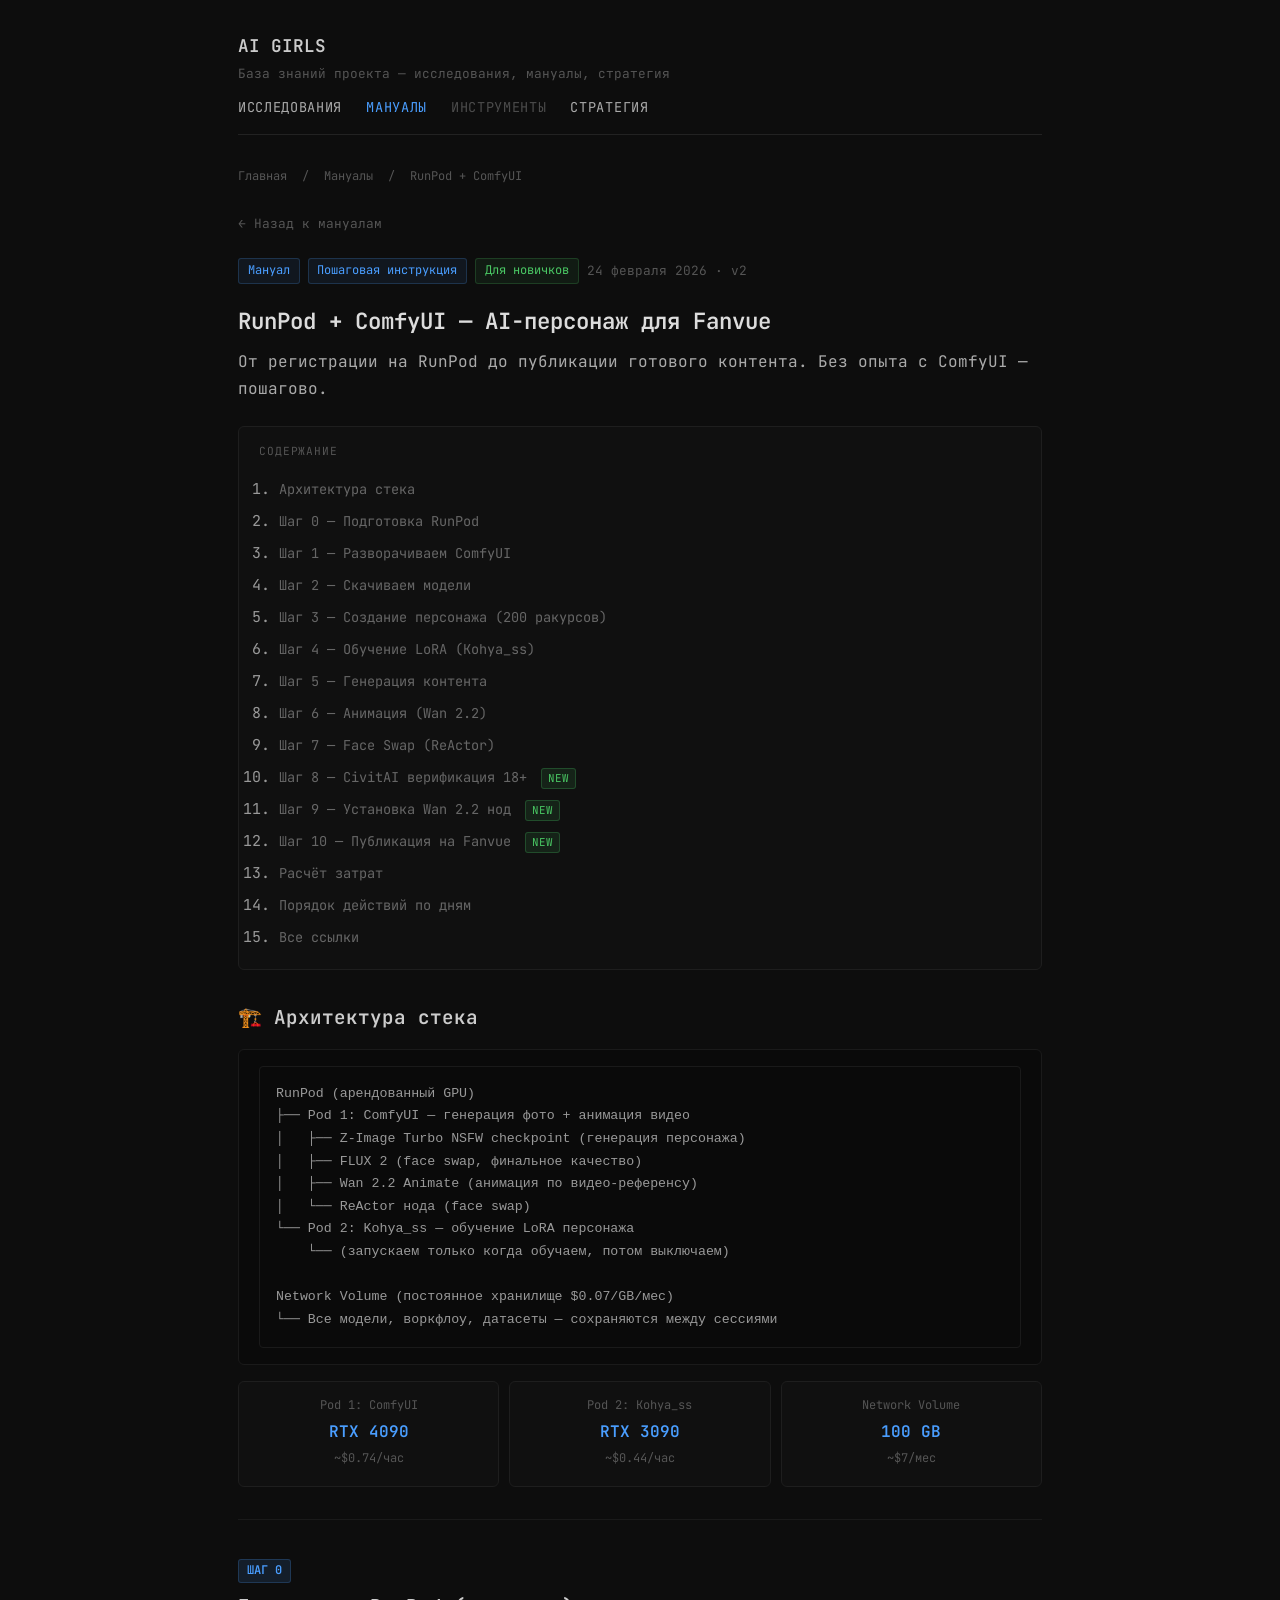
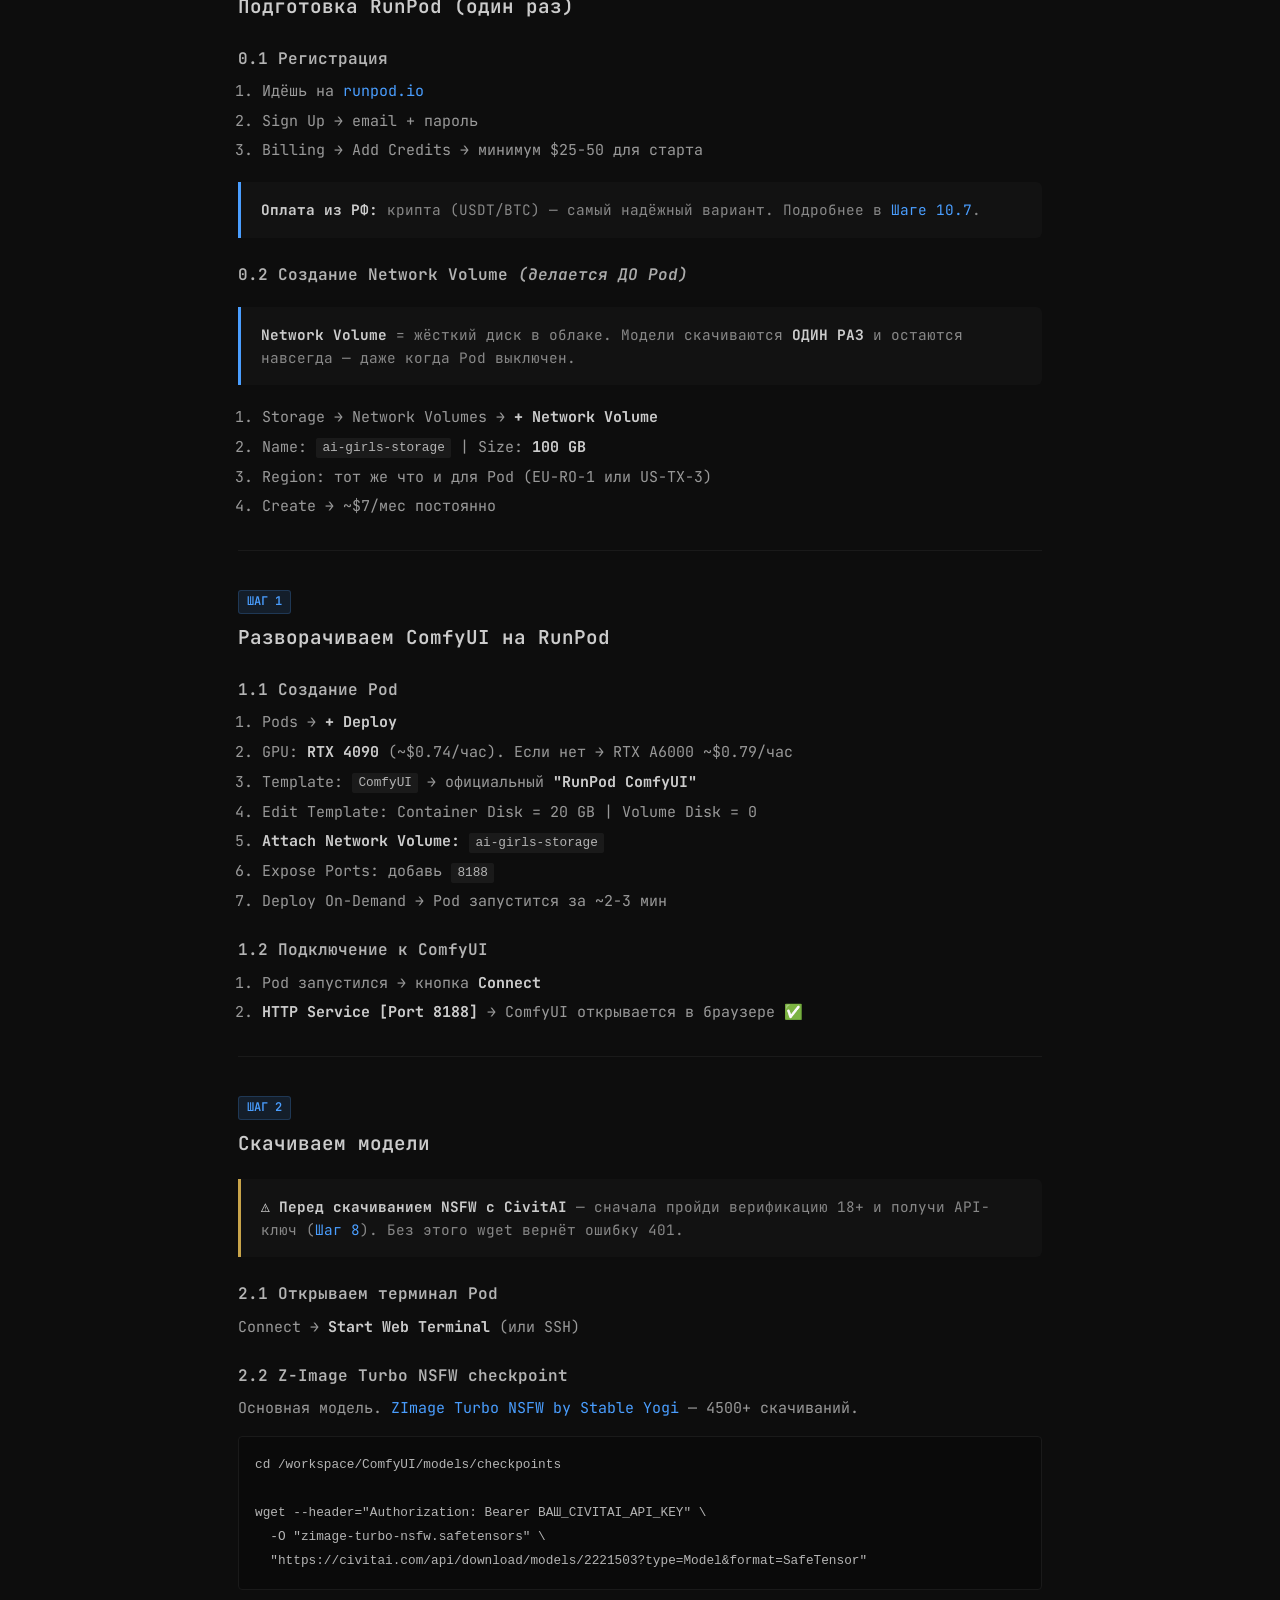
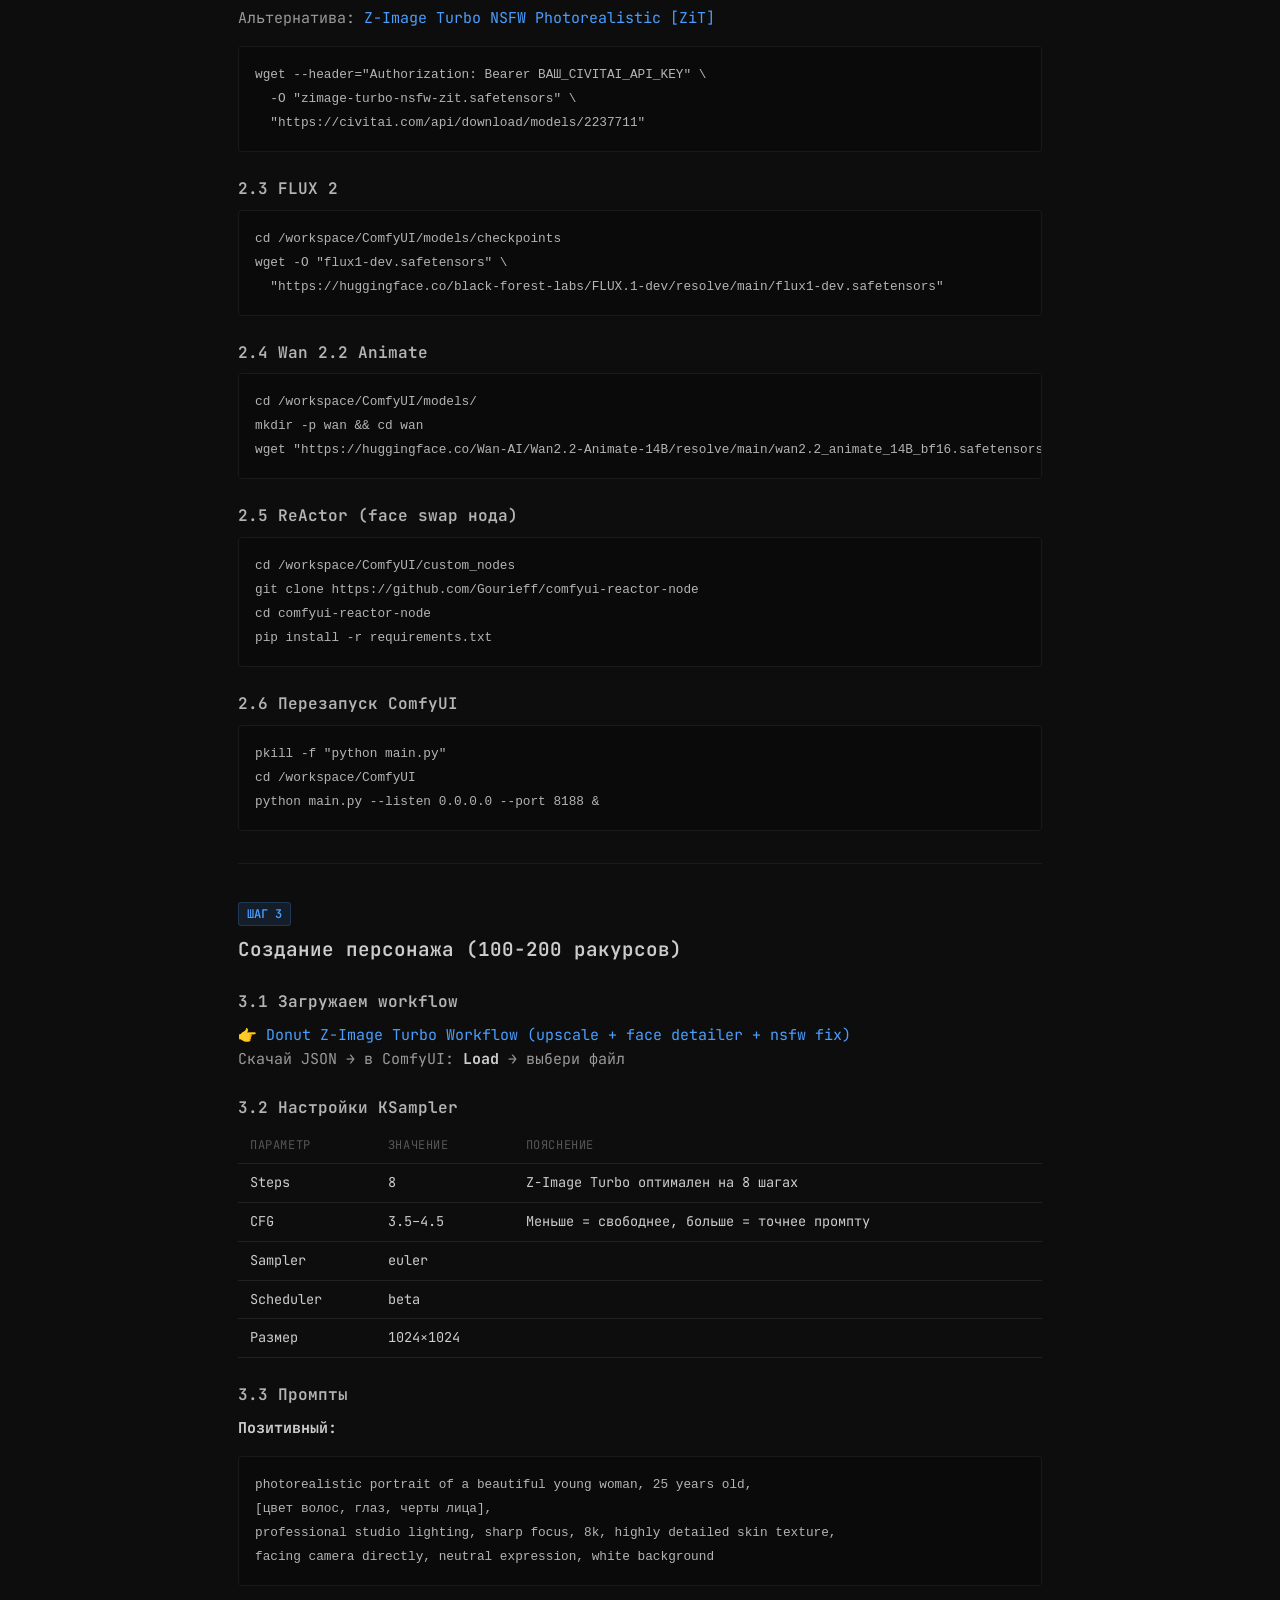
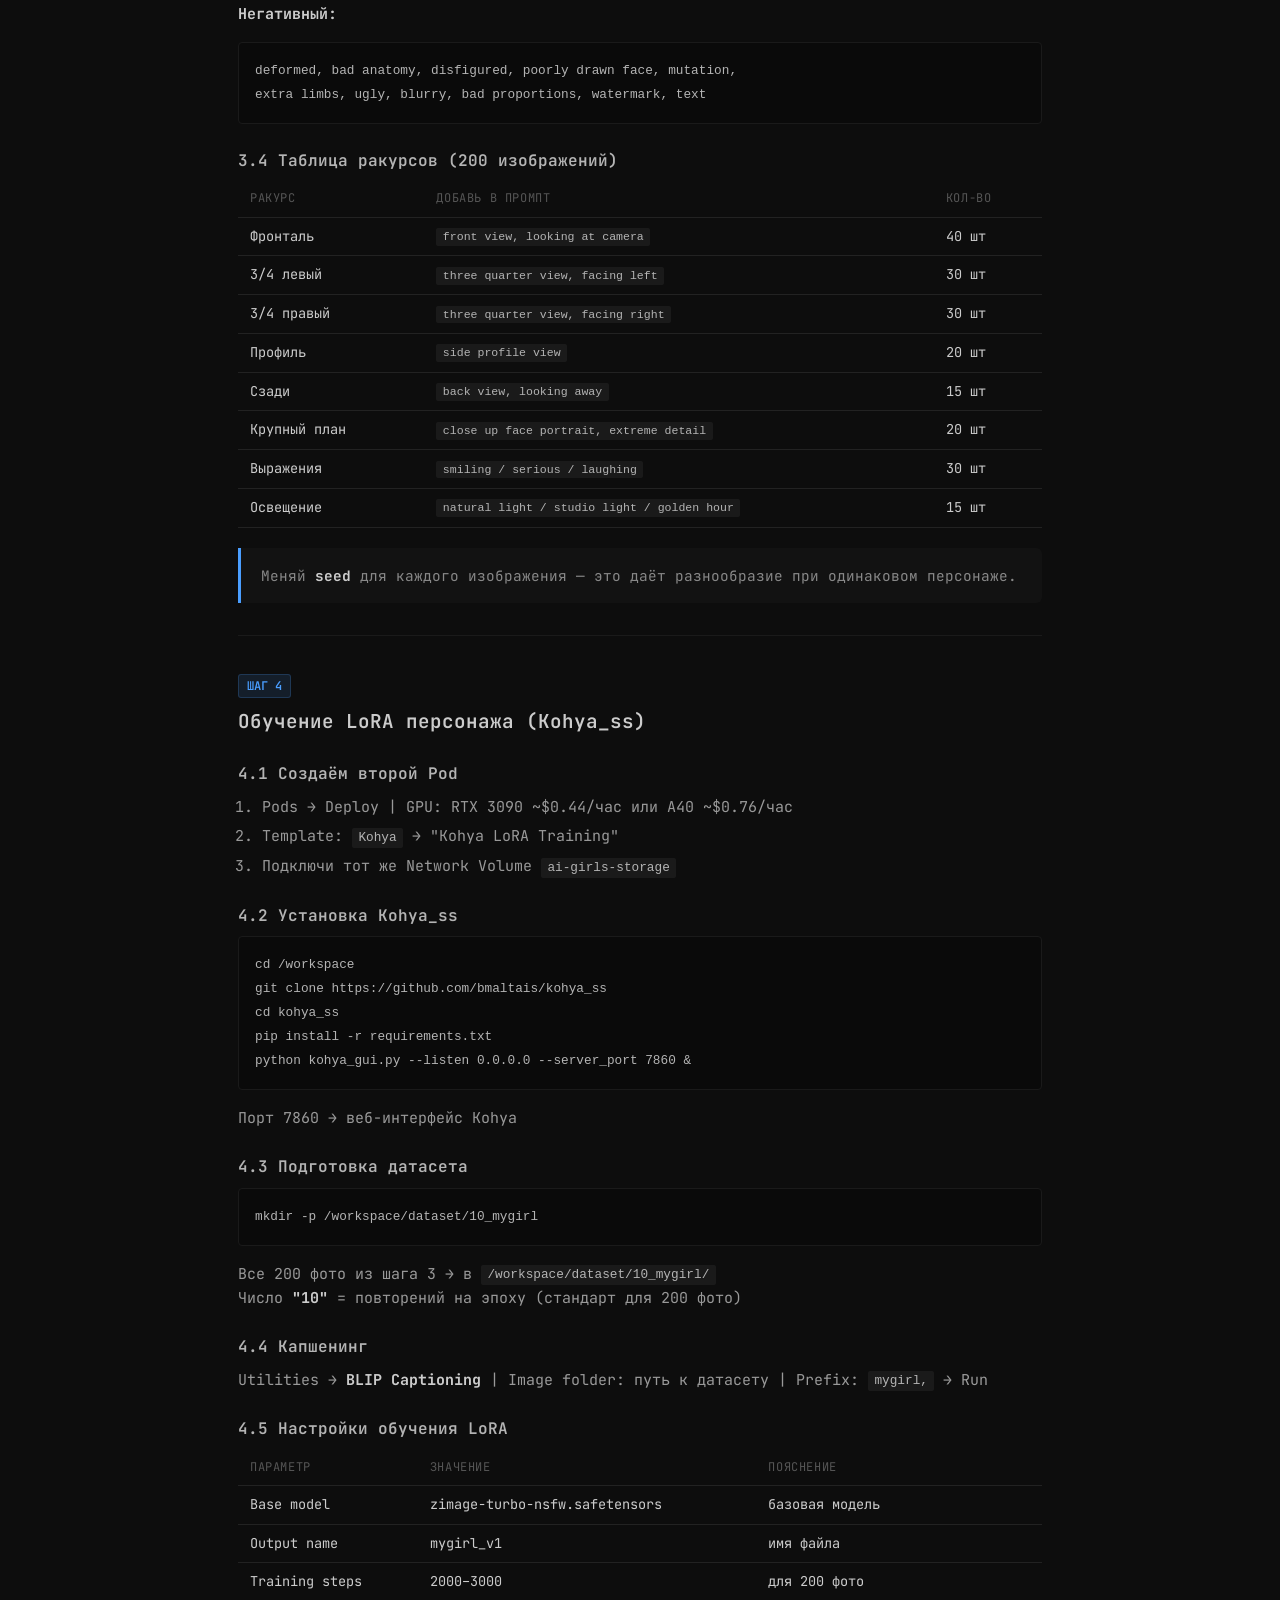
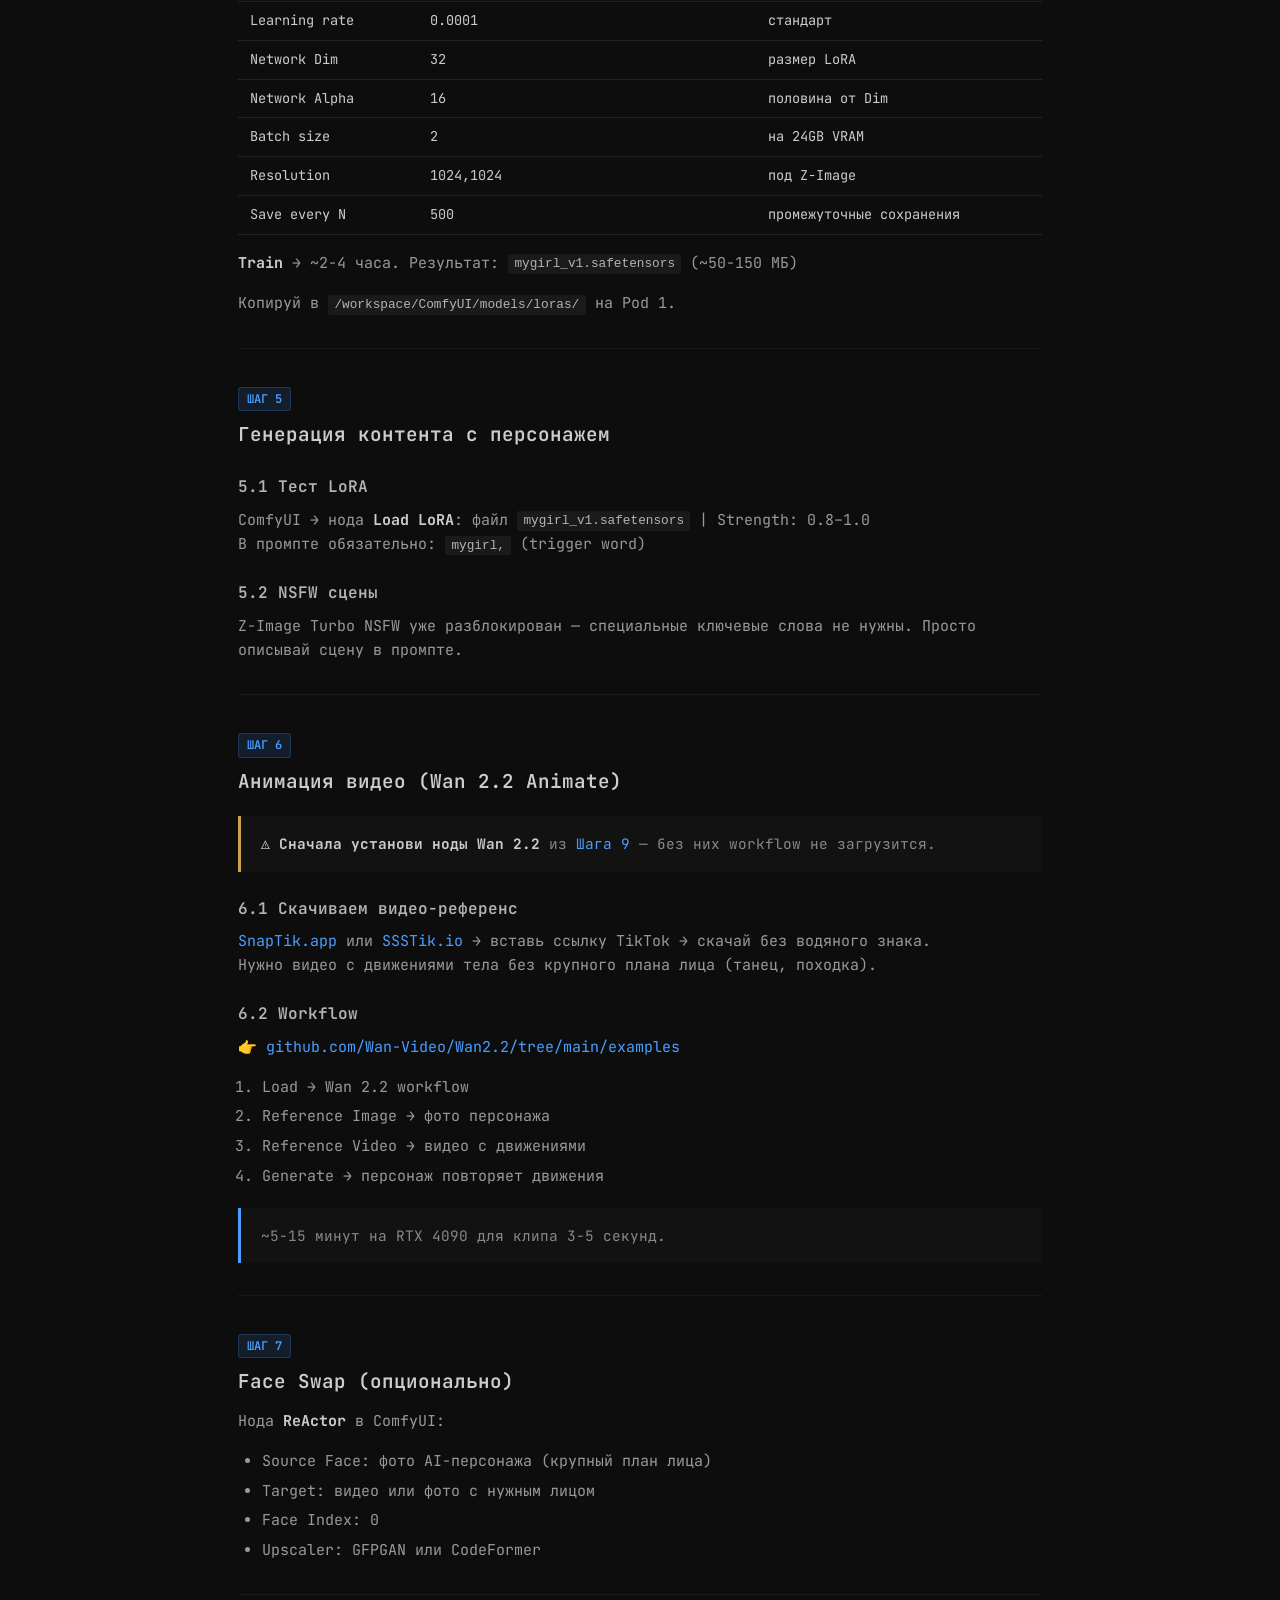
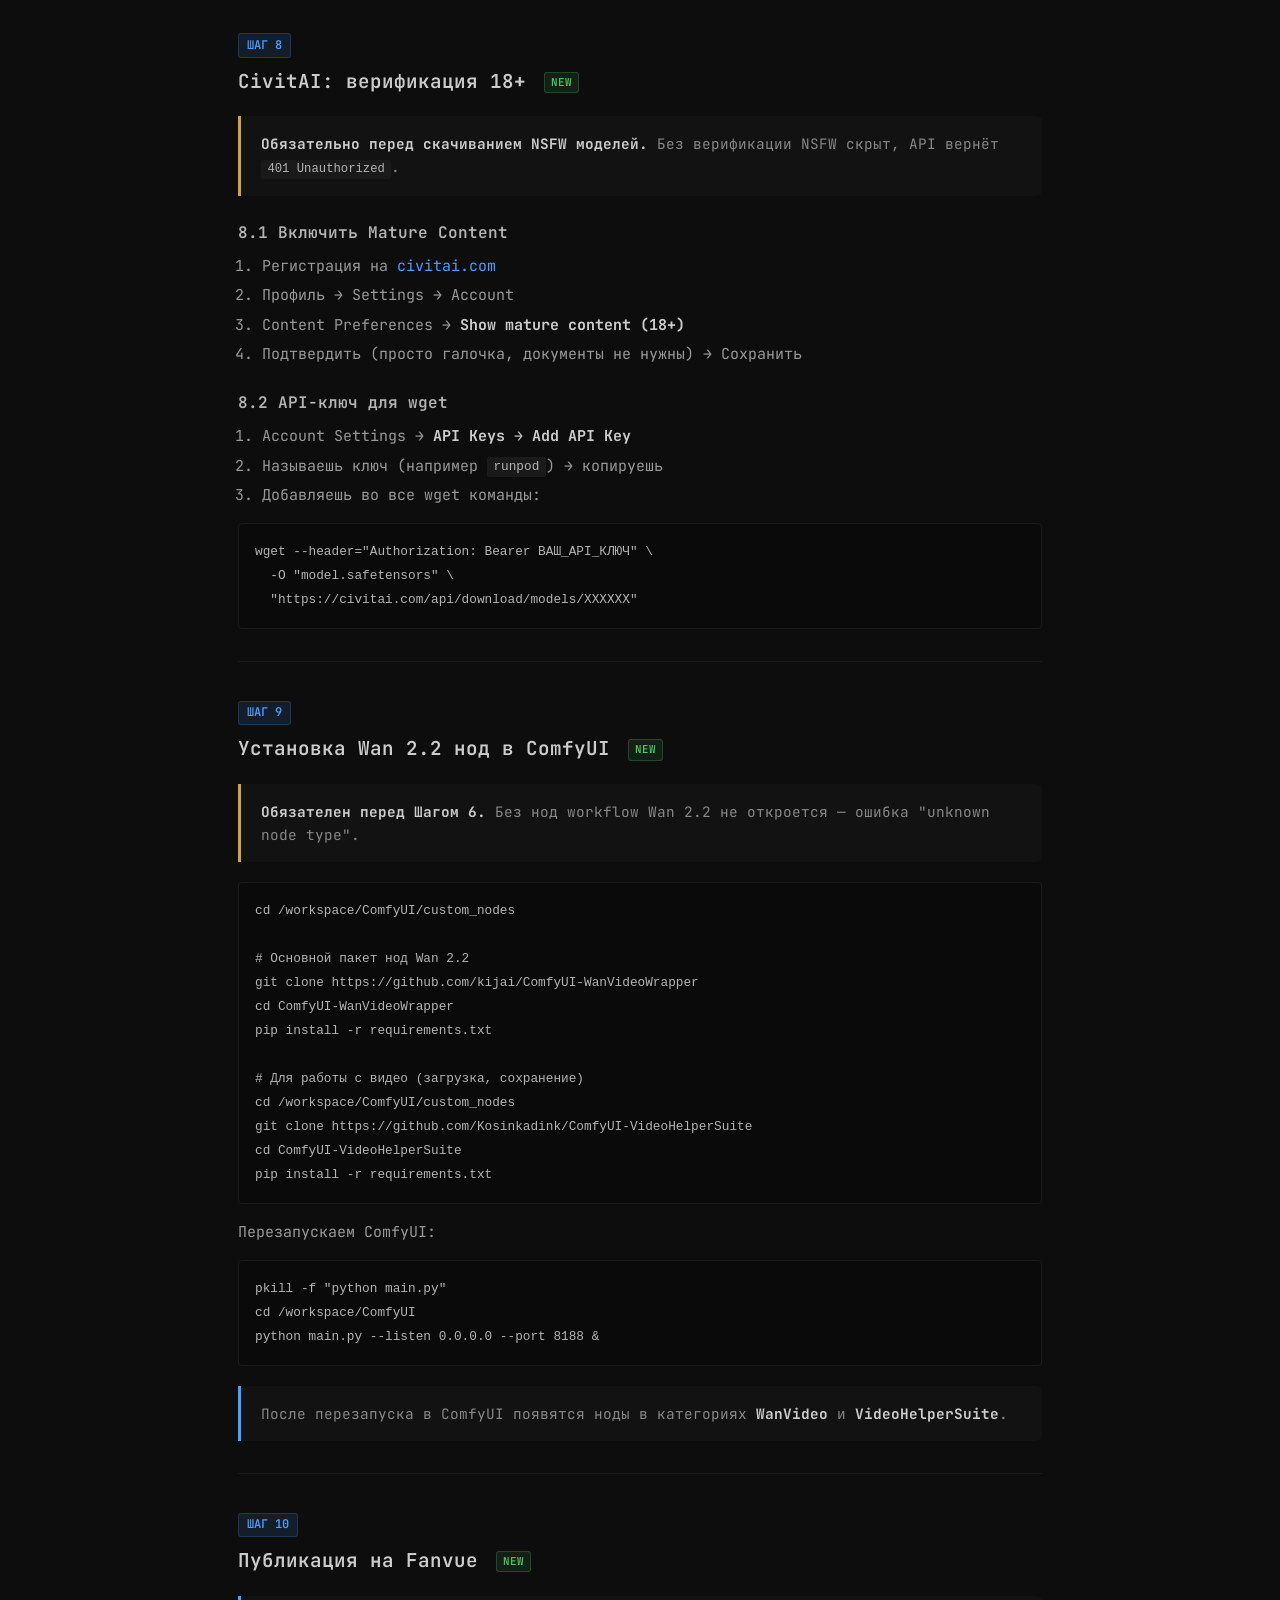
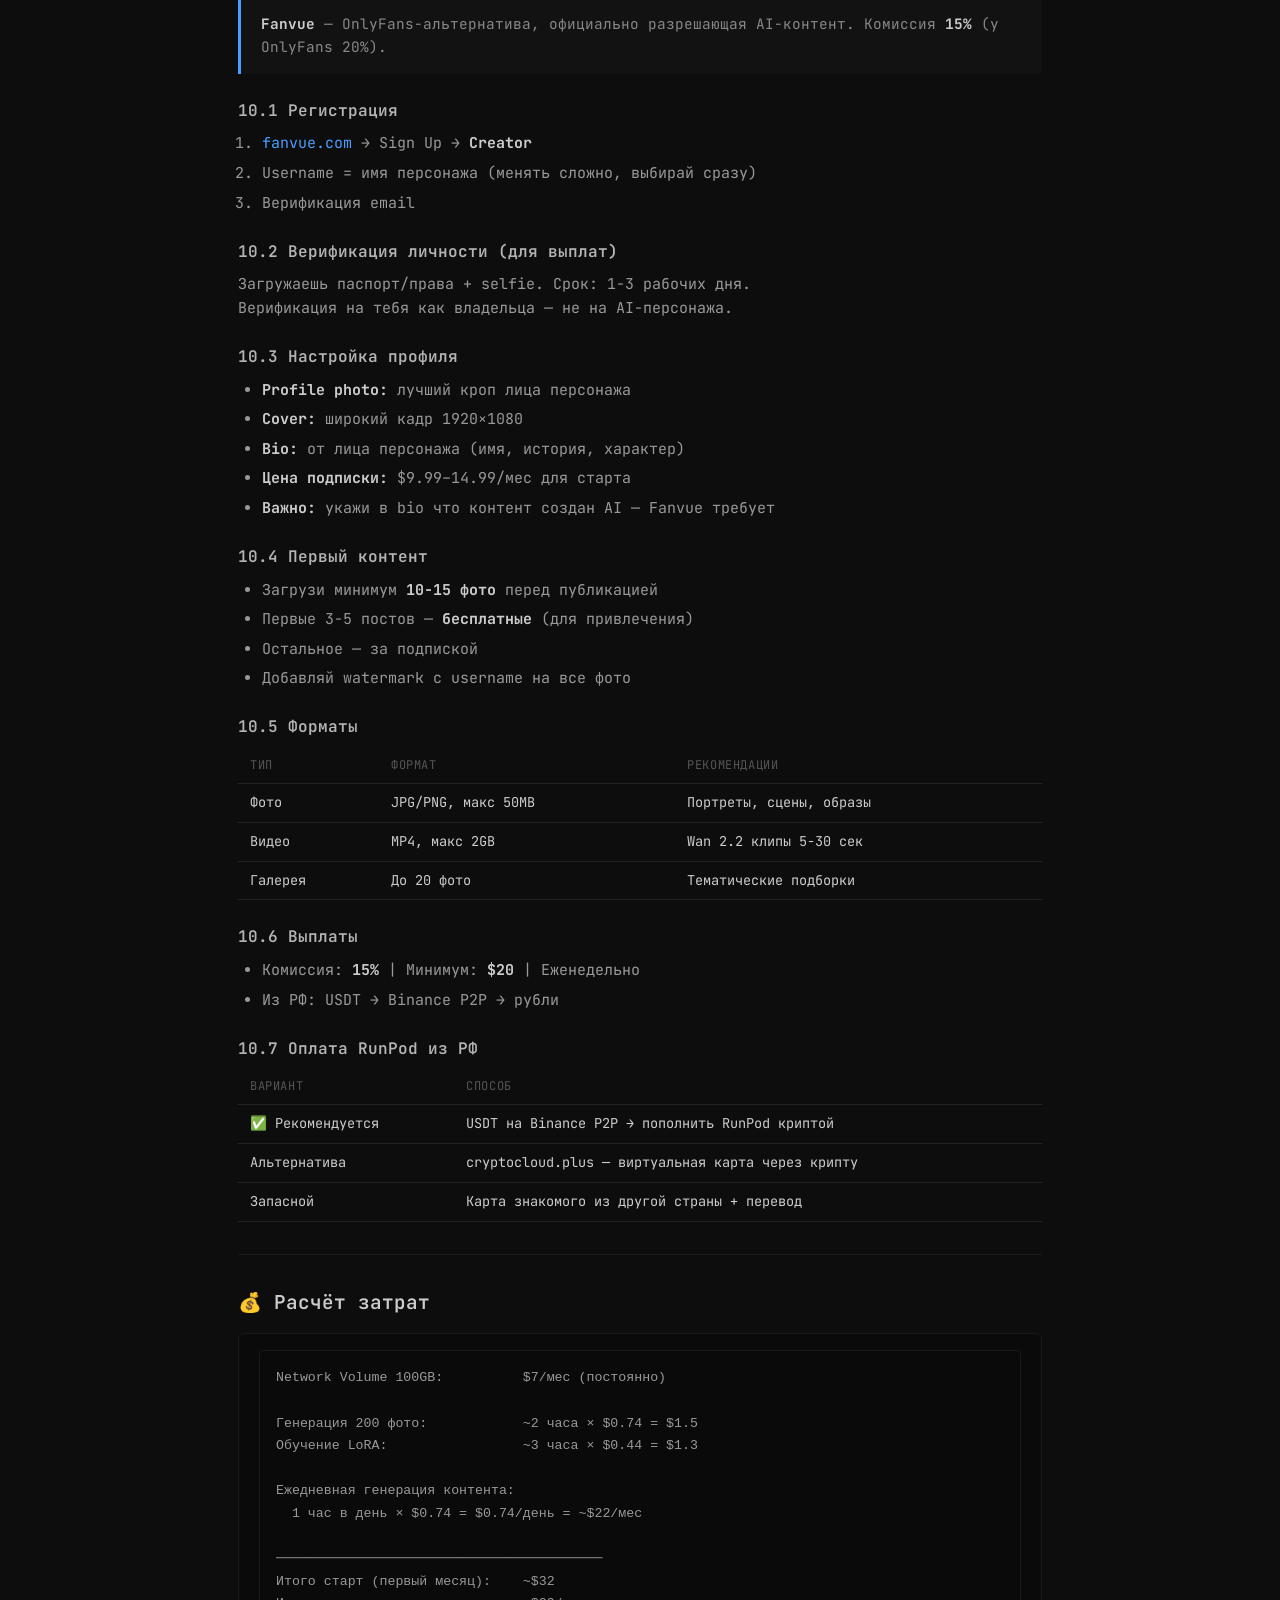
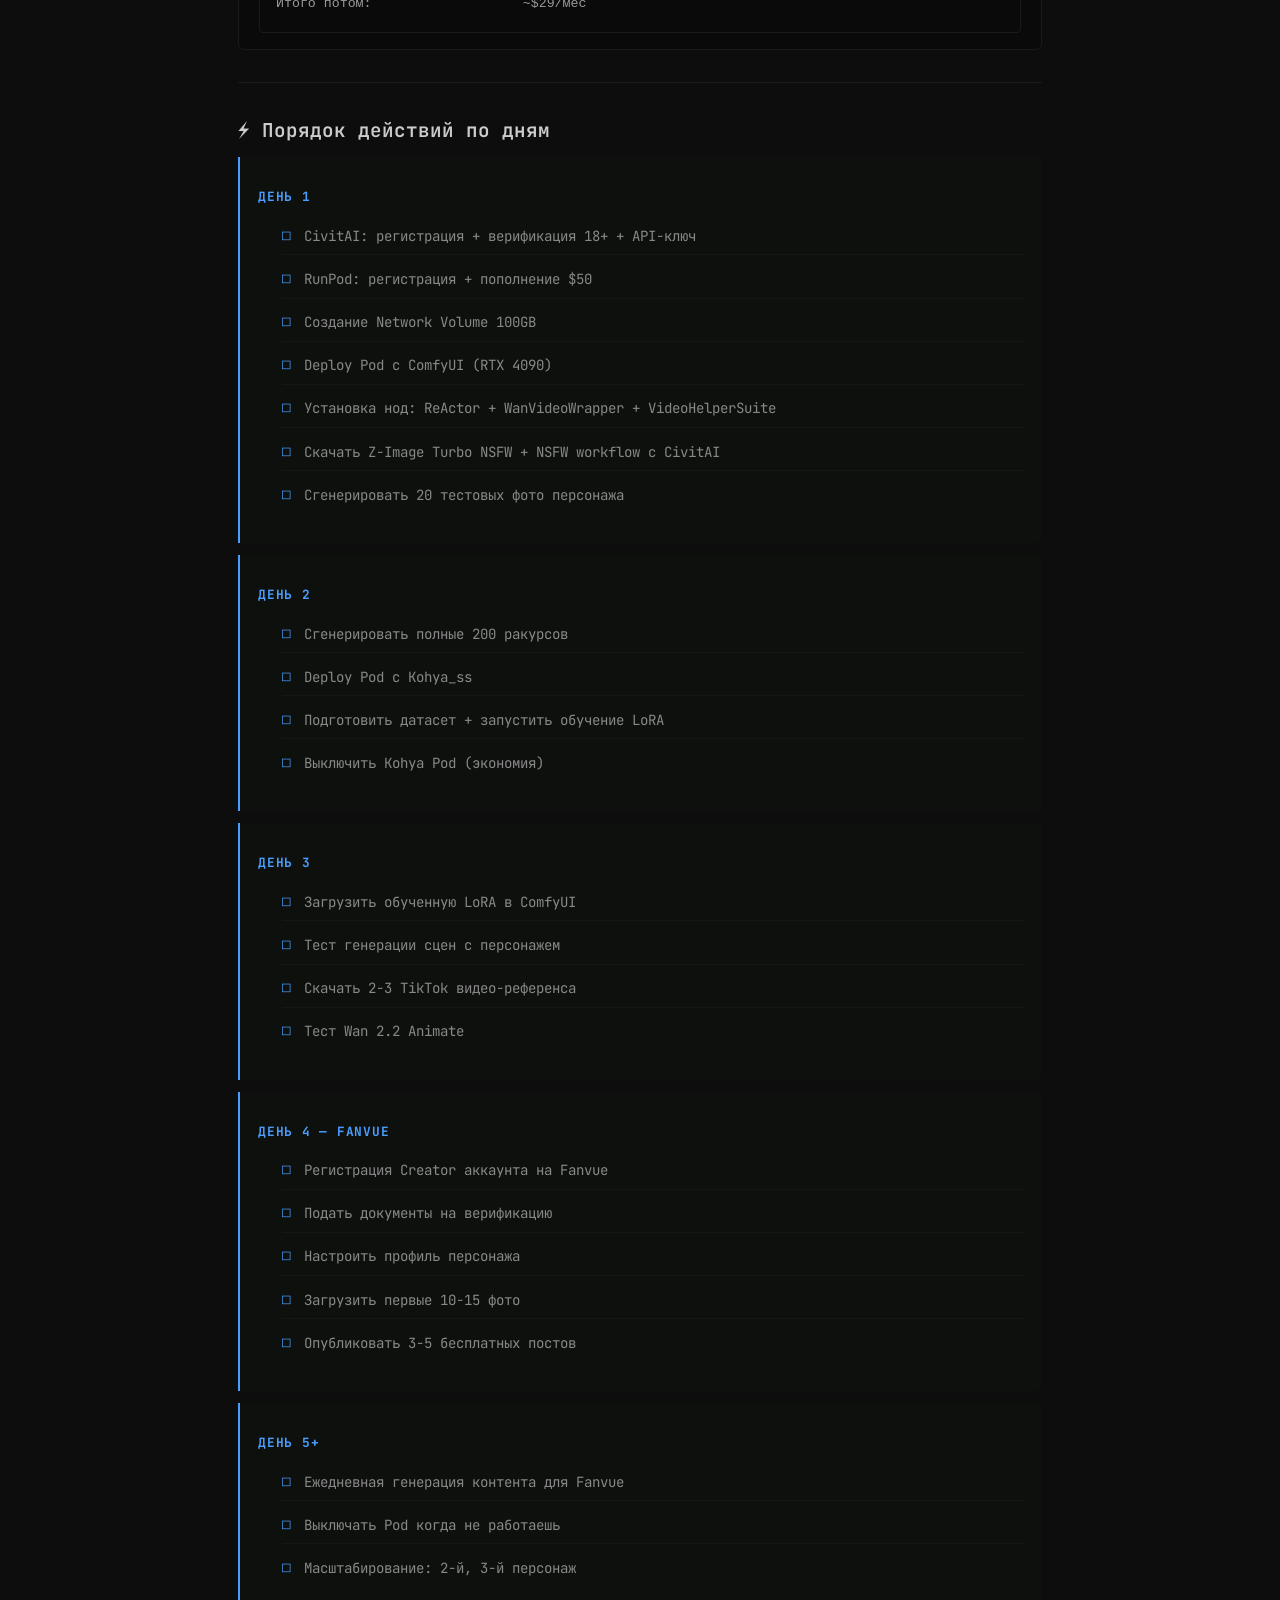
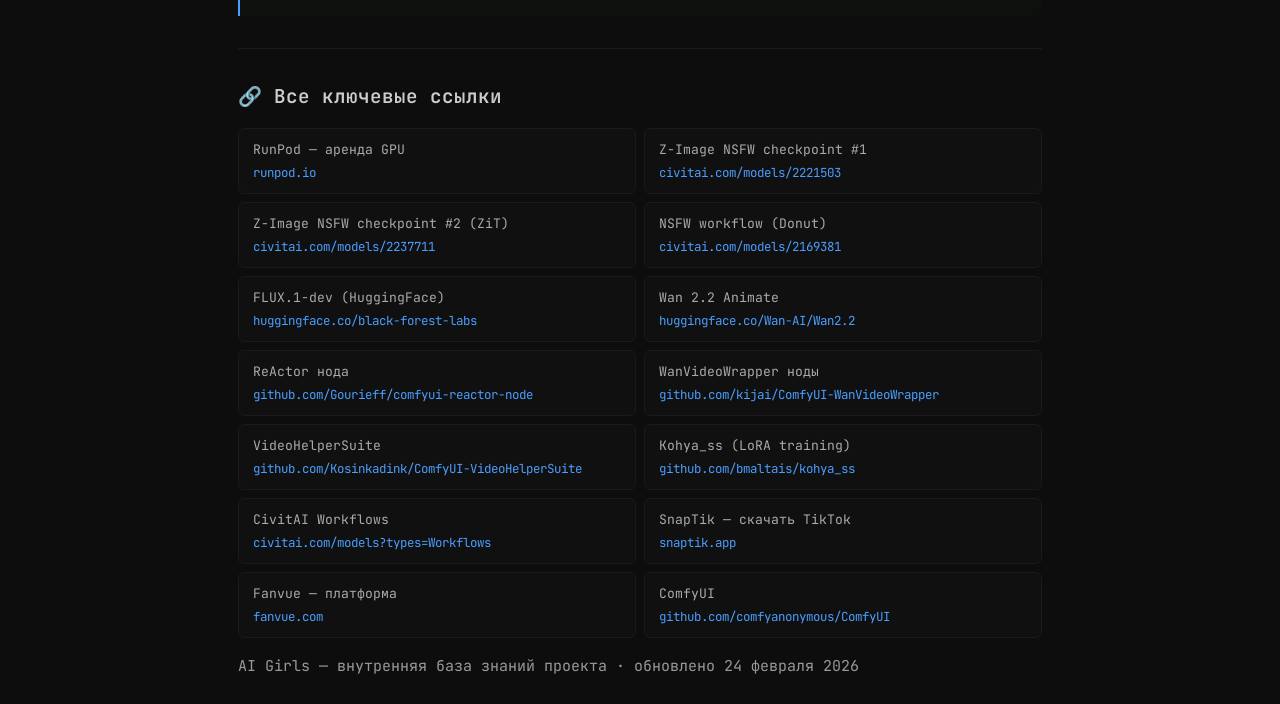
<file: manuals/runpod-stack.html>
<!DOCTYPE html>
<html lang="ru">
<head>
  <meta charset="UTF-8">
  <meta name="viewport" content="width=device-width, initial-scale=1.0">
  <title>RunPod + ComfyUI — AI-персонаж для Fanvue — AI Girls</title>
  <link rel="preconnect" href="https://fonts.googleapis.com">
  <link href="https://fonts.googleapis.com/css2?family=JetBrains+Mono:wght@400;600&display=swap" rel="stylesheet">
  <link rel="stylesheet" href="../assets/style.css">
  <style>
    .article-meta { display:flex; gap:0.5rem; flex-wrap:wrap; align-items:center; margin-bottom:1.25rem; }
    .tag { background:rgba(74,158,255,0.08); color:rgb(74,158,255); border:1px solid rgba(74,158,255,0.2); padding:0.15rem 0.55rem; border-radius:3px; font-size:0.75rem; }
    .tag-green { background:rgba(74,200,100,0.08); color:rgb(74,200,100); border-color:rgba(74,200,100,0.2); }
    .date { color:rgb(85,85,85); font-size:0.8rem; }
    .lead { font-size:1rem; color:rgb(170,170,170); line-height:1.7; margin-bottom:1.5rem; }
    .callout { background:rgb(18,18,18); border-left:3px solid rgb(74,158,255); padding:1rem 1.25rem; border-radius:0 6px 6px 0; margin:1.25rem 0; font-size:0.9rem; color:rgb(136,136,136); }
    .callout-warning { border-left-color:rgb(200,164,74); }
    .callout strong { color:rgb(204,204,204); }
    .toc { background:rgb(16,16,16); border:1px solid rgb(30,30,30); border-radius:6px; padding:1rem 1.25rem; margin:1.5rem 0; }
    .toc-title { font-size:0.7rem; text-transform:uppercase; letter-spacing:0.08em; color:rgb(85,85,85); margin-bottom:0.75rem; }
    .toc ol { padding-left:1.25rem; margin:0; }
    .toc li { padding:0.25rem 0; }
    .toc a { color:rgb(102,102,102); font-size:0.85rem; }
    .toc a:hover { color:rgb(74,158,255); }
    .new-badge { display:inline-block; background:rgba(74,200,100,0.1); border:1px solid rgba(74,200,100,0.25); border-radius:3px; padding:1px 6px; font-size:0.68rem; color:rgb(74,200,100); margin-left:6px; vertical-align:middle; }
    .step-label { display:inline-block; background:rgba(74,158,255,0.12); color:rgb(74,158,255); border:1px solid rgba(74,158,255,0.2); border-radius:3px; padding:0.1rem 0.5rem; font-size:0.75rem; margin-bottom:0.5rem; }
    .arch-block { background:rgb(10,10,10); border:1px solid rgb(26,26,26); border-radius:6px; padding:1rem 1.25rem; margin:1rem 0; overflow-x:auto; }
    .arch-block pre { margin:0; font-size:0.83rem; color:rgb(153,153,153); line-height:1.7; }
    .cost-grid { display:grid; grid-template-columns:repeat(3,1fr); gap:10px; margin:1rem 0; }
    @media(max-width:600px){ .cost-grid{grid-template-columns:1fr;} }
    .cost-card { background:rgb(16,16,16); border:1px solid rgb(30,30,30); border-radius:6px; padding:14px; text-align:center; }
    .cost-card .cc-label { font-size:0.75rem; color:rgb(85,85,85); margin-bottom:4px; }
    .cost-card .cc-value { font-size:1rem; color:rgb(74,158,255); font-weight:600; }
    .checklist { list-style:none; padding:0; margin:0; }
    .checklist li { padding:7px 0 7px 22px; position:relative; border-bottom:1px solid rgb(22,22,22); font-size:0.88rem; color:rgb(136,136,136); }
    .checklist li:last-child { border-bottom:none; }
    .checklist li::before { content:"□"; position:absolute; left:0; color:rgb(74,158,255); }
    .day-block { background:rgb(13,16,13); border-left:2px solid rgb(74,158,255); border-radius:0 6px 6px 0; padding:14px 18px; margin:12px 0; }
    .day-block h4 { font-size:0.8rem; color:rgb(74,158,255); text-transform:uppercase; letter-spacing:0.06em; margin-bottom:10px; }
    .links-grid { display:grid; grid-template-columns:1fr 1fr; gap:8px; margin:1rem 0; }
    @media(max-width:600px){ .links-grid{grid-template-columns:1fr;} }
    .link-card { background:rgb(16,16,16); border:1px solid rgb(26,26,26); border-radius:6px; padding:10px 14px; text-decoration:none; display:flex; flex-direction:column; gap:3px; transition:border-color 0.15s; }
    .link-card:hover { border-color:rgb(74,158,255); text-decoration:none; }
    .link-card .lc-name { font-size:0.82rem; color:rgb(170,170,170); }
    .link-card .lc-url { font-size:0.78rem; color:rgb(74,158,255); word-break:break-all; }
  </style>
</head>
<body>
  <div class="container">

    <header class="site-header">
      <a href="../index.html" class="logo">AI GIRLS</a>
      <div class="site-tagline">База знаний проекта — исследования, мануалы, стратегия</div>
      <nav class="site-nav">
        <a href="../research/index.html">Исследования</a>
        <a href="index.html" class="active">Мануалы</a>
        <a href="#" style="opacity:0.4;pointer-events:none">Инструменты</a>
        <a href="../strategy/index.html">Стратегия</a>
      </nav>
    </header>

    <main>
      <div class="breadcrumbs">
        <a href="../index.html">Главная</a>
        <span class="sep">/</span>
        <a href="index.html">Мануалы</a>
        <span class="sep">/</span>
        <span>RunPod + ComfyUI</span>
      </div>

      <a href="index.html" class="back-btn">← Назад к мануалам</a>

      <article>
        <div class="article-meta">
          <span class="tag">Мануал</span>
          <span class="tag">Пошаговая инструкция</span>
          <span class="tag tag-green">Для новичков</span>
          <span class="date">24 февраля 2026 · v2</span>
        </div>

        <h1 style="font-size:1.4rem;color:rgb(220,220,220);margin-bottom:0.5rem;">RunPod + ComfyUI — AI-персонаж для Fanvue</h1>
        <p class="lead">От регистрации на RunPod до публикации готового контента. Без опыта с ComfyUI — пошагово.</p>

        <div class="toc">
          <div class="toc-title">Содержание</div>
          <ol>
            <li><a href="#arch">Архитектура стека</a></li>
            <li><a href="#step0">Шаг 0 — Подготовка RunPod</a></li>
            <li><a href="#step1">Шаг 1 — Разворачиваем ComfyUI</a></li>
            <li><a href="#step2">Шаг 2 — Скачиваем модели</a></li>
            <li><a href="#step3">Шаг 3 — Создание персонажа (200 ракурсов)</a></li>
            <li><a href="#step4">Шаг 4 — Обучение LoRA (Kohya_ss)</a></li>
            <li><a href="#step5">Шаг 5 — Генерация контента</a></li>
            <li><a href="#step6">Шаг 6 — Анимация (Wan 2.2)</a></li>
            <li><a href="#step7">Шаг 7 — Face Swap (ReActor)</a></li>
            <li><a href="#step8">Шаг 8 — CivitAI верификация 18+ <span class="new-badge">NEW</span></a></li>
            <li><a href="#step9">Шаг 9 — Установка Wan 2.2 нод <span class="new-badge">NEW</span></a></li>
            <li><a href="#step10">Шаг 10 — Публикация на Fanvue <span class="new-badge">NEW</span></a></li>
            <li><a href="#costs">Расчёт затрат</a></li>
            <li><a href="#plan">Порядок действий по дням</a></li>
            <li><a href="#links">Все ссылки</a></li>
          </ol>
        </div>

        <div class="content-body">

          <!-- ARCH -->
          <h2 id="arch">🏗️ Архитектура стека</h2>
          <div class="arch-block">
            <pre>RunPod (арендованный GPU)
├── Pod 1: ComfyUI — генерация фото + анимация видео
│   ├── Z-Image Turbo NSFW checkpoint (генерация персонажа)
│   ├── FLUX 2 (face swap, финальное качество)
│   ├── Wan 2.2 Animate (анимация по видео-референсу)
│   └── ReActor нода (face swap)
└── Pod 2: Kohya_ss — обучение LoRA персонажа
    └── (запускаем только когда обучаем, потом выключаем)

Network Volume (постоянное хранилище $0.07/GB/мес)
└── Все модели, воркфлоу, датасеты — сохраняются между сессиями</pre>
          </div>
          <div class="cost-grid">
            <div class="cost-card"><div class="cc-label">Pod 1: ComfyUI</div><div class="cc-value">RTX 4090</div><div class="cc-label" style="margin-top:4px">~$0.74/час</div></div>
            <div class="cost-card"><div class="cc-label">Pod 2: Kohya_ss</div><div class="cc-value">RTX 3090</div><div class="cc-label" style="margin-top:4px">~$0.44/час</div></div>
            <div class="cost-card"><div class="cc-label">Network Volume</div><div class="cc-value">100 GB</div><div class="cc-label" style="margin-top:4px">~$7/мес</div></div>
          </div>

          <hr style="border:none;border-top:1px solid rgb(26,26,26);margin:2rem 0;">

          <!-- STEP 0 -->
          <h2 id="step0"><span class="step-label">ШАГ 0</span><br>Подготовка RunPod (один раз)</h2>

          <h3>0.1 Регистрация</h3>
          <ol>
            <li>Идёшь на <a href="https://runpod.io" target="_blank">runpod.io</a></li>
            <li>Sign Up → email + пароль</li>
            <li>Billing → Add Credits → минимум $25-50 для старта</li>
          </ol>
          <div class="callout">
            <strong>Оплата из РФ:</strong> крипта (USDT/BTC) — самый надёжный вариант. Подробнее в <a href="#step10-pay">Шаге 10.7</a>.
          </div>

          <h3>0.2 Создание Network Volume <em>(делается ДО Pod)</em></h3>
          <div class="callout">
            <strong>Network Volume</strong> = жёсткий диск в облаке. Модели скачиваются <strong>ОДИН РАЗ</strong> и остаются навсегда — даже когда Pod выключен.
          </div>
          <ol>
            <li>Storage → Network Volumes → <strong>+ Network Volume</strong></li>
            <li>Name: <code>ai-girls-storage</code> | Size: <strong>100 GB</strong></li>
            <li>Region: тот же что и для Pod (EU-RO-1 или US-TX-3)</li>
            <li>Create → ~$7/мес постоянно</li>
          </ol>

          <hr style="border:none;border-top:1px solid rgb(26,26,26);margin:2rem 0;">

          <!-- STEP 1 -->
          <h2 id="step1"><span class="step-label">ШАГ 1</span><br>Разворачиваем ComfyUI на RunPod</h2>

          <h3>1.1 Создание Pod</h3>
          <ol>
            <li>Pods → <strong>+ Deploy</strong></li>
            <li>GPU: <strong>RTX 4090</strong> (~$0.74/час). Если нет → RTX A6000 ~$0.79/час</li>
            <li>Template: <code>ComfyUI</code> → официальный <strong>"RunPod ComfyUI"</strong></li>
            <li>Edit Template: Container Disk = 20 GB | Volume Disk = 0</li>
            <li><strong>Attach Network Volume:</strong> <code>ai-girls-storage</code></li>
            <li>Expose Ports: добавь <code>8188</code></li>
            <li>Deploy On-Demand → Pod запустится за ~2-3 мин</li>
          </ol>

          <h3>1.2 Подключение к ComfyUI</h3>
          <ol>
            <li>Pod запустился → кнопка <strong>Connect</strong></li>
            <li><strong>HTTP Service [Port 8188]</strong> → ComfyUI открывается в браузере ✅</li>
          </ol>

          <hr style="border:none;border-top:1px solid rgb(26,26,26);margin:2rem 0;">

          <!-- STEP 2 -->
          <h2 id="step2"><span class="step-label">ШАГ 2</span><br>Скачиваем модели</h2>

          <div class="callout callout-warning">
            <strong>⚠️ Перед скачиванием NSFW с CivitAI</strong> — сначала пройди верификацию 18+ и получи API-ключ (<a href="#step8">Шаг 8</a>). Без этого wget вернёт ошибку 401.
          </div>

          <h3>2.1 Открываем терминал Pod</h3>
          <p>Connect → <strong>Start Web Terminal</strong> (или SSH)</p>

          <h3>2.2 Z-Image Turbo NSFW checkpoint</h3>
          <p>Основная модель. <a href="https://civitai.com/models/2221503" target="_blank">ZImage Turbo NSFW by Stable Yogi</a> — 4500+ скачиваний.</p>
          <pre><code>cd /workspace/ComfyUI/models/checkpoints

wget --header="Authorization: Bearer ВАШ_CIVITAI_API_KEY" \
  -O "zimage-turbo-nsfw.safetensors" \
  "https://civitai.com/api/download/models/2221503?type=Model&format=SafeTensor"</code></pre>
          <p>Альтернатива: <a href="https://civitai.com/models/2237711" target="_blank">Z-Image Turbo NSFW Photorealistic [ZiT]</a></p>
          <pre><code>wget --header="Authorization: Bearer ВАШ_CIVITAI_API_KEY" \
  -O "zimage-turbo-nsfw-zit.safetensors" \
  "https://civitai.com/api/download/models/2237711"</code></pre>

          <h3>2.3 FLUX 2</h3>
          <pre><code>cd /workspace/ComfyUI/models/checkpoints
wget -O "flux1-dev.safetensors" \
  "https://huggingface.co/black-forest-labs/FLUX.1-dev/resolve/main/flux1-dev.safetensors"</code></pre>

          <h3>2.4 Wan 2.2 Animate</h3>
          <pre><code>cd /workspace/ComfyUI/models/
mkdir -p wan && cd wan
wget "https://huggingface.co/Wan-AI/Wan2.2-Animate-14B/resolve/main/wan2.2_animate_14B_bf16.safetensors"</code></pre>

          <h3>2.5 ReActor (face swap нода)</h3>
          <pre><code>cd /workspace/ComfyUI/custom_nodes
git clone https://github.com/Gourieff/comfyui-reactor-node
cd comfyui-reactor-node
pip install -r requirements.txt</code></pre>

          <h3>2.6 Перезапуск ComfyUI</h3>
          <pre><code>pkill -f "python main.py"
cd /workspace/ComfyUI
python main.py --listen 0.0.0.0 --port 8188 &</code></pre>

          <hr style="border:none;border-top:1px solid rgb(26,26,26);margin:2rem 0;">

          <!-- STEP 3 -->
          <h2 id="step3"><span class="step-label">ШАГ 3</span><br>Создание персонажа (100-200 ракурсов)</h2>

          <h3>3.1 Загружаем workflow</h3>
          <p>👉 <a href="https://civitai.com/models/2169381" target="_blank">Donut Z-Image Turbo Workflow (upscale + face detailer + nsfw fix)</a><br>
          Скачай JSON → в ComfyUI: <strong>Load</strong> → выбери файл</p>

          <h3>3.2 Настройки KSampler</h3>
          <table>
            <thead><tr><th>Параметр</th><th>Значение</th><th>Пояснение</th></tr></thead>
            <tbody>
              <tr><td>Steps</td><td>8</td><td>Z-Image Turbo оптимален на 8 шагах</td></tr>
              <tr><td>CFG</td><td>3.5–4.5</td><td>Меньше = свободнее, больше = точнее промпту</td></tr>
              <tr><td>Sampler</td><td>euler</td><td></td></tr>
              <tr><td>Scheduler</td><td>beta</td><td></td></tr>
              <tr><td>Размер</td><td>1024×1024</td><td></td></tr>
            </tbody>
          </table>

          <h3>3.3 Промпты</h3>
          <p><strong>Позитивный:</strong></p>
          <pre><code>photorealistic portrait of a beautiful young woman, 25 years old,
[цвет волос, глаз, черты лица],
professional studio lighting, sharp focus, 8k, highly detailed skin texture,
facing camera directly, neutral expression, white background</code></pre>
          <p><strong>Негативный:</strong></p>
          <pre><code>deformed, bad anatomy, disfigured, poorly drawn face, mutation,
extra limbs, ugly, blurry, bad proportions, watermark, text</code></pre>

          <h3>3.4 Таблица ракурсов (200 изображений)</h3>
          <table>
            <thead><tr><th>Ракурс</th><th>Добавь в промпт</th><th>Кол-во</th></tr></thead>
            <tbody>
              <tr><td>Фронталь</td><td><code>front view, looking at camera</code></td><td>40 шт</td></tr>
              <tr><td>3/4 левый</td><td><code>three quarter view, facing left</code></td><td>30 шт</td></tr>
              <tr><td>3/4 правый</td><td><code>three quarter view, facing right</code></td><td>30 шт</td></tr>
              <tr><td>Профиль</td><td><code>side profile view</code></td><td>20 шт</td></tr>
              <tr><td>Сзади</td><td><code>back view, looking away</code></td><td>15 шт</td></tr>
              <tr><td>Крупный план</td><td><code>close up face portrait, extreme detail</code></td><td>20 шт</td></tr>
              <tr><td>Выражения</td><td><code>smiling / serious / laughing</code></td><td>30 шт</td></tr>
              <tr><td>Освещение</td><td><code>natural light / studio light / golden hour</code></td><td>15 шт</td></tr>
            </tbody>
          </table>
          <div class="callout">Меняй <strong>seed</strong> для каждого изображения — это даёт разнообразие при одинаковом персонаже.</div>

          <hr style="border:none;border-top:1px solid rgb(26,26,26);margin:2rem 0;">

          <!-- STEP 4 -->
          <h2 id="step4"><span class="step-label">ШАГ 4</span><br>Обучение LoRA персонажа (Kohya_ss)</h2>

          <h3>4.1 Создаём второй Pod</h3>
          <ol>
            <li>Pods → Deploy | GPU: RTX 3090 ~$0.44/час или A40 ~$0.76/час</li>
            <li>Template: <code>Kohya</code> → "Kohya LoRA Training"</li>
            <li>Подключи тот же Network Volume <code>ai-girls-storage</code></li>
          </ol>

          <h3>4.2 Установка Kohya_ss</h3>
          <pre><code>cd /workspace
git clone https://github.com/bmaltais/kohya_ss
cd kohya_ss
pip install -r requirements.txt
python kohya_gui.py --listen 0.0.0.0 --server_port 7860 &</code></pre>
          <p>Порт 7860 → веб-интерфейс Kohya</p>

          <h3>4.3 Подготовка датасета</h3>
          <pre><code>mkdir -p /workspace/dataset/10_mygirl</code></pre>
          <p>Все 200 фото из шага 3 → в <code>/workspace/dataset/10_mygirl/</code><br>
          Число <strong>"10"</strong> = повторений на эпоху (стандарт для 200 фото)</p>

          <h3>4.4 Капшенинг</h3>
          <p>Utilities → <strong>BLIP Captioning</strong> | Image folder: путь к датасету | Prefix: <code>mygirl,</code> → Run</p>

          <h3>4.5 Настройки обучения LoRA</h3>
          <table>
            <thead><tr><th>Параметр</th><th>Значение</th><th>Пояснение</th></tr></thead>
            <tbody>
              <tr><td>Base model</td><td>zimage-turbo-nsfw.safetensors</td><td>базовая модель</td></tr>
              <tr><td>Output name</td><td>mygirl_v1</td><td>имя файла</td></tr>
              <tr><td>Training steps</td><td>2000–3000</td><td>для 200 фото</td></tr>
              <tr><td>Learning rate</td><td>0.0001</td><td>стандарт</td></tr>
              <tr><td>Network Dim</td><td>32</td><td>размер LoRA</td></tr>
              <tr><td>Network Alpha</td><td>16</td><td>половина от Dim</td></tr>
              <tr><td>Batch size</td><td>2</td><td>на 24GB VRAM</td></tr>
              <tr><td>Resolution</td><td>1024,1024</td><td>под Z-Image</td></tr>
              <tr><td>Save every N</td><td>500</td><td>промежуточные сохранения</td></tr>
            </tbody>
          </table>
          <p><strong>Train</strong> → ~2-4 часа. Результат: <code>mygirl_v1.safetensors</code> (~50-150 МБ)</p>
          <p>Копируй в <code>/workspace/ComfyUI/models/loras/</code> на Pod 1.</p>

          <hr style="border:none;border-top:1px solid rgb(26,26,26);margin:2rem 0;">

          <!-- STEP 5 -->
          <h2 id="step5"><span class="step-label">ШАГ 5</span><br>Генерация контента с персонажем</h2>

          <h3>5.1 Тест LoRA</h3>
          <p>ComfyUI → нода <strong>Load LoRA</strong>: файл <code>mygirl_v1.safetensors</code> | Strength: 0.8–1.0<br>
          В промпте обязательно: <code>mygirl,</code> (trigger word)</p>

          <h3>5.2 NSFW сцены</h3>
          <p>Z-Image Turbo NSFW уже разблокирован — специальные ключевые слова не нужны. Просто описывай сцену в промпте.</p>

          <hr style="border:none;border-top:1px solid rgb(26,26,26);margin:2rem 0;">

          <!-- STEP 6 -->
          <h2 id="step6"><span class="step-label">ШАГ 6</span><br>Анимация видео (Wan 2.2 Animate)</h2>

          <div class="callout callout-warning">
            <strong>⚠️ Сначала установи ноды Wan 2.2</strong> из <a href="#step9">Шага 9</a> — без них workflow не загрузится.
          </div>

          <h3>6.1 Скачиваем видео-референс</h3>
          <p><a href="https://snaptik.app" target="_blank">SnapTik.app</a> или <a href="https://ssstik.io" target="_blank">SSSTik.io</a> → вставь ссылку TikTok → скачай без водяного знака.<br>
          Нужно видео с движениями тела без крупного плана лица (танец, походка).</p>

          <h3>6.2 Workflow</h3>
          <p>👉 <a href="https://github.com/Wan-Video/Wan2.2/tree/main/examples" target="_blank">github.com/Wan-Video/Wan2.2/tree/main/examples</a></p>
          <ol>
            <li>Load → Wan 2.2 workflow</li>
            <li>Reference Image → фото персонажа</li>
            <li>Reference Video → видео с движениями</li>
            <li>Generate → персонаж повторяет движения</li>
          </ol>
          <div class="callout">~5-15 минут на RTX 4090 для клипа 3-5 секунд.</div>

          <hr style="border:none;border-top:1px solid rgb(26,26,26);margin:2rem 0;">

          <!-- STEP 7 -->
          <h2 id="step7"><span class="step-label">ШАГ 7</span><br>Face Swap (опционально)</h2>
          <p>Нода <strong>ReActor</strong> в ComfyUI:</p>
          <ul>
            <li>Source Face: фото AI-персонажа (крупный план лица)</li>
            <li>Target: видео или фото с нужным лицом</li>
            <li>Face Index: 0</li>
            <li>Upscaler: GFPGAN или CodeFormer</li>
          </ul>

          <hr style="border:none;border-top:1px solid rgb(26,26,26);margin:2rem 0;">

          <!-- STEP 8 — NEW -->
          <h2 id="step8"><span class="step-label">ШАГ 8</span><br>CivitAI: верификация 18+ <span class="new-badge">NEW</span></h2>

          <div class="callout callout-warning">
            <strong>Обязательно перед скачиванием NSFW моделей.</strong> Без верификации NSFW скрыт, API вернёт <code>401 Unauthorized</code>.
          </div>

          <h3>8.1 Включить Mature Content</h3>
          <ol>
            <li>Регистрация на <a href="https://civitai.com" target="_blank">civitai.com</a></li>
            <li>Профиль → Settings → Account</li>
            <li>Content Preferences → <strong>Show mature content (18+)</strong></li>
            <li>Подтвердить (просто галочка, документы не нужны) → Сохранить</li>
          </ol>

          <h3>8.2 API-ключ для wget</h3>
          <ol>
            <li>Account Settings → <strong>API Keys → Add API Key</strong></li>
            <li>Называешь ключ (например <code>runpod</code>) → копируешь</li>
            <li>Добавляешь во все wget команды:</li>
          </ol>
          <pre><code>wget --header="Authorization: Bearer ВАШ_API_КЛЮЧ" \
  -O "model.safetensors" \
  "https://civitai.com/api/download/models/XXXXXX"</code></pre>

          <hr style="border:none;border-top:1px solid rgb(26,26,26);margin:2rem 0;">

          <!-- STEP 9 — NEW -->
          <h2 id="step9"><span class="step-label">ШАГ 9</span><br>Установка Wan 2.2 нод в ComfyUI <span class="new-badge">NEW</span></h2>

          <div class="callout callout-warning">
            <strong>Обязателен перед Шагом 6.</strong> Без нод workflow Wan 2.2 не откроется — ошибка "unknown node type".
          </div>
          <pre><code>cd /workspace/ComfyUI/custom_nodes

# Основной пакет нод Wan 2.2
git clone https://github.com/kijai/ComfyUI-WanVideoWrapper
cd ComfyUI-WanVideoWrapper
pip install -r requirements.txt

# Для работы с видео (загрузка, сохранение)
cd /workspace/ComfyUI/custom_nodes
git clone https://github.com/Kosinkadink/ComfyUI-VideoHelperSuite
cd ComfyUI-VideoHelperSuite
pip install -r requirements.txt</code></pre>
          <p>Перезапускаем ComfyUI:</p>
          <pre><code>pkill -f "python main.py"
cd /workspace/ComfyUI
python main.py --listen 0.0.0.0 --port 8188 &</code></pre>
          <div class="callout">После перезапуска в ComfyUI появятся ноды в категориях <strong>WanVideo</strong> и <strong>VideoHelperSuite</strong>.</div>

          <hr style="border:none;border-top:1px solid rgb(26,26,26);margin:2rem 0;">

          <!-- STEP 10 — NEW -->
          <h2 id="step10"><span class="step-label">ШАГ 10</span><br>Публикация на Fanvue <span class="new-badge">NEW</span></h2>

          <div class="callout">
            <strong>Fanvue</strong> — OnlyFans-альтернатива, официально разрешающая AI-контент. Комиссия <strong>15%</strong> (у OnlyFans 20%).
          </div>

          <h3>10.1 Регистрация</h3>
          <ol>
            <li><a href="https://fanvue.com" target="_blank">fanvue.com</a> → Sign Up → <strong>Creator</strong></li>
            <li>Username = имя персонажа (менять сложно, выбирай сразу)</li>
            <li>Верификация email</li>
          </ol>

          <h3>10.2 Верификация личности (для выплат)</h3>
          <p>Загружаешь паспорт/права + selfie. Срок: 1-3 рабочих дня.<br>
          Верификация на тебя как владельца — не на AI-персонажа.</p>

          <h3>10.3 Настройка профиля</h3>
          <ul>
            <li><strong>Profile photo:</strong> лучший кроп лица персонажа</li>
            <li><strong>Cover:</strong> широкий кадр 1920×1080</li>
            <li><strong>Bio:</strong> от лица персонажа (имя, история, характер)</li>
            <li><strong>Цена подписки:</strong> $9.99–14.99/мес для старта</li>
            <li><strong>Важно:</strong> укажи в bio что контент создан AI — Fanvue требует</li>
          </ul>

          <h3>10.4 Первый контент</h3>
          <ul>
            <li>Загрузи минимум <strong>10-15 фото</strong> перед публикацией</li>
            <li>Первые 3-5 постов — <strong>бесплатные</strong> (для привлечения)</li>
            <li>Остальное — за подпиской</li>
            <li>Добавляй watermark с username на все фото</li>
          </ul>

          <h3>10.5 Форматы</h3>
          <table>
            <thead><tr><th>Тип</th><th>Формат</th><th>Рекомендации</th></tr></thead>
            <tbody>
              <tr><td>Фото</td><td>JPG/PNG, макс 50MB</td><td>Портреты, сцены, образы</td></tr>
              <tr><td>Видео</td><td>MP4, макс 2GB</td><td>Wan 2.2 клипы 5-30 сек</td></tr>
              <tr><td>Галерея</td><td>До 20 фото</td><td>Тематические подборки</td></tr>
            </tbody>
          </table>

          <h3>10.6 Выплаты</h3>
          <ul>
            <li>Комиссия: <strong>15%</strong> | Минимум: <strong>$20</strong> | Еженедельно</li>
            <li>Из РФ: USDT → Binance P2P → рубли</li>
          </ul>

          <h3 id="step10-pay">10.7 Оплата RunPod из РФ</h3>
          <table>
            <thead><tr><th>Вариант</th><th>Способ</th></tr></thead>
            <tbody>
              <tr><td>✅ Рекомендуется</td><td>USDT на Binance P2P → пополнить RunPod криптой</td></tr>
              <tr><td>Альтернатива</td><td>cryptocloud.plus — виртуальная карта через крипту</td></tr>
              <tr><td>Запасной</td><td>Карта знакомого из другой страны + перевод</td></tr>
            </tbody>
          </table>

          <hr style="border:none;border-top:1px solid rgb(26,26,26);margin:2rem 0;">

          <!-- COSTS -->
          <h2 id="costs">💰 Расчёт затрат</h2>
          <div class="arch-block">
            <pre>Network Volume 100GB:          $7/мес (постоянно)

Генерация 200 фото:            ~2 часа × $0.74 = $1.5
Обучение LoRA:                 ~3 часа × $0.44 = $1.3

Ежедневная генерация контента:
  1 час в день × $0.74 = $0.74/день = ~$22/мес

─────────────────────────────────────────
Итого старт (первый месяц):    ~$32
Итого потом:                   ~$29/мес</pre>
          </div>

          <hr style="border:none;border-top:1px solid rgb(26,26,26);margin:2rem 0;">

          <!-- PLAN -->
          <h2 id="plan">⚡ Порядок действий по дням</h2>

          <div class="day-block">
            <h4>День 1</h4>
            <ul class="checklist">
              <li>CivitAI: регистрация + верификация 18+ + API-ключ</li>
              <li>RunPod: регистрация + пополнение $50</li>
              <li>Создание Network Volume 100GB</li>
              <li>Deploy Pod с ComfyUI (RTX 4090)</li>
              <li>Установка нод: ReActor + WanVideoWrapper + VideoHelperSuite</li>
              <li>Скачать Z-Image Turbo NSFW + NSFW workflow с CivitAI</li>
              <li>Сгенерировать 20 тестовых фото персонажа</li>
            </ul>
          </div>
          <div class="day-block">
            <h4>День 2</h4>
            <ul class="checklist">
              <li>Сгенерировать полные 200 ракурсов</li>
              <li>Deploy Pod с Kohya_ss</li>
              <li>Подготовить датасет + запустить обучение LoRA</li>
              <li>Выключить Kohya Pod (экономия)</li>
            </ul>
          </div>
          <div class="day-block">
            <h4>День 3</h4>
            <ul class="checklist">
              <li>Загрузить обученную LoRA в ComfyUI</li>
              <li>Тест генерации сцен с персонажем</li>
              <li>Скачать 2-3 TikTok видео-референса</li>
              <li>Тест Wan 2.2 Animate</li>
            </ul>
          </div>
          <div class="day-block">
            <h4>День 4 — Fanvue</h4>
            <ul class="checklist">
              <li>Регистрация Creator аккаунта на Fanvue</li>
              <li>Подать документы на верификацию</li>
              <li>Настроить профиль персонажа</li>
              <li>Загрузить первые 10-15 фото</li>
              <li>Опубликовать 3-5 бесплатных постов</li>
            </ul>
          </div>
          <div class="day-block">
            <h4>День 5+</h4>
            <ul class="checklist">
              <li>Ежедневная генерация контента для Fanvue</li>
              <li>Выключать Pod когда не работаешь</li>
              <li>Масштабирование: 2-й, 3-й персонаж</li>
            </ul>
          </div>

          <hr style="border:none;border-top:1px solid rgb(26,26,26);margin:2rem 0;">

          <!-- LINKS -->
          <h2 id="links">🔗 Все ключевые ссылки</h2>
          <div class="links-grid">
            <a class="link-card" href="https://runpod.io" target="_blank">
              <span class="lc-name">RunPod — аренда GPU</span>
              <span class="lc-url">runpod.io</span>
            </a>
            <a class="link-card" href="https://civitai.com/models/2221503" target="_blank">
              <span class="lc-name">Z-Image NSFW checkpoint #1</span>
              <span class="lc-url">civitai.com/models/2221503</span>
            </a>
            <a class="link-card" href="https://civitai.com/models/2237711" target="_blank">
              <span class="lc-name">Z-Image NSFW checkpoint #2 (ZiT)</span>
              <span class="lc-url">civitai.com/models/2237711</span>
            </a>
            <a class="link-card" href="https://civitai.com/models/2169381" target="_blank">
              <span class="lc-name">NSFW workflow (Donut)</span>
              <span class="lc-url">civitai.com/models/2169381</span>
            </a>
            <a class="link-card" href="https://huggingface.co/black-forest-labs" target="_blank">
              <span class="lc-name">FLUX.1-dev (HuggingFace)</span>
              <span class="lc-url">huggingface.co/black-forest-labs</span>
            </a>
            <a class="link-card" href="https://huggingface.co/Wan-AI/Wan2.2-Animate-14B" target="_blank">
              <span class="lc-name">Wan 2.2 Animate</span>
              <span class="lc-url">huggingface.co/Wan-AI/Wan2.2</span>
            </a>
            <a class="link-card" href="https://github.com/Gourieff/comfyui-reactor-node" target="_blank">
              <span class="lc-name">ReActor нода</span>
              <span class="lc-url">github.com/Gourieff/comfyui-reactor-node</span>
            </a>
            <a class="link-card" href="https://github.com/kijai/ComfyUI-WanVideoWrapper" target="_blank">
              <span class="lc-name">WanVideoWrapper ноды</span>
              <span class="lc-url">github.com/kijai/ComfyUI-WanVideoWrapper</span>
            </a>
            <a class="link-card" href="https://github.com/Kosinkadink/ComfyUI-VideoHelperSuite" target="_blank">
              <span class="lc-name">VideoHelperSuite</span>
              <span class="lc-url">github.com/Kosinkadink/ComfyUI-VideoHelperSuite</span>
            </a>
            <a class="link-card" href="https://github.com/bmaltais/kohya_ss" target="_blank">
              <span class="lc-name">Kohya_ss (LoRA training)</span>
              <span class="lc-url">github.com/bmaltais/kohya_ss</span>
            </a>
            <a class="link-card" href="https://civitai.com/models?types=Workflows" target="_blank">
              <span class="lc-name">CivitAI Workflows</span>
              <span class="lc-url">civitai.com/models?types=Workflows</span>
            </a>
            <a class="link-card" href="https://snaptik.app" target="_blank">
              <span class="lc-name">SnapTik — скачать TikTok</span>
              <span class="lc-url">snaptik.app</span>
            </a>
            <a class="link-card" href="https://fanvue.com" target="_blank">
              <span class="lc-name">Fanvue — платформа</span>
              <span class="lc-url">fanvue.com</span>
            </a>
            <a class="link-card" href="https://github.com/comfyanonymous/ComfyUI" target="_blank">
              <span class="lc-name">ComfyUI</span>
              <span class="lc-url">github.com/comfyanonymous/ComfyUI</span>
            </a>
          </div>

        </div><!-- /content-body -->
      </article>
    </main>

    <footer class="site-footer-bottom">
      <p>AI Girls — внутренняя база знаний проекта · обновлено 24 февраля 2026</p>
    </footer>

  </div>
</body>
</html>
</file>
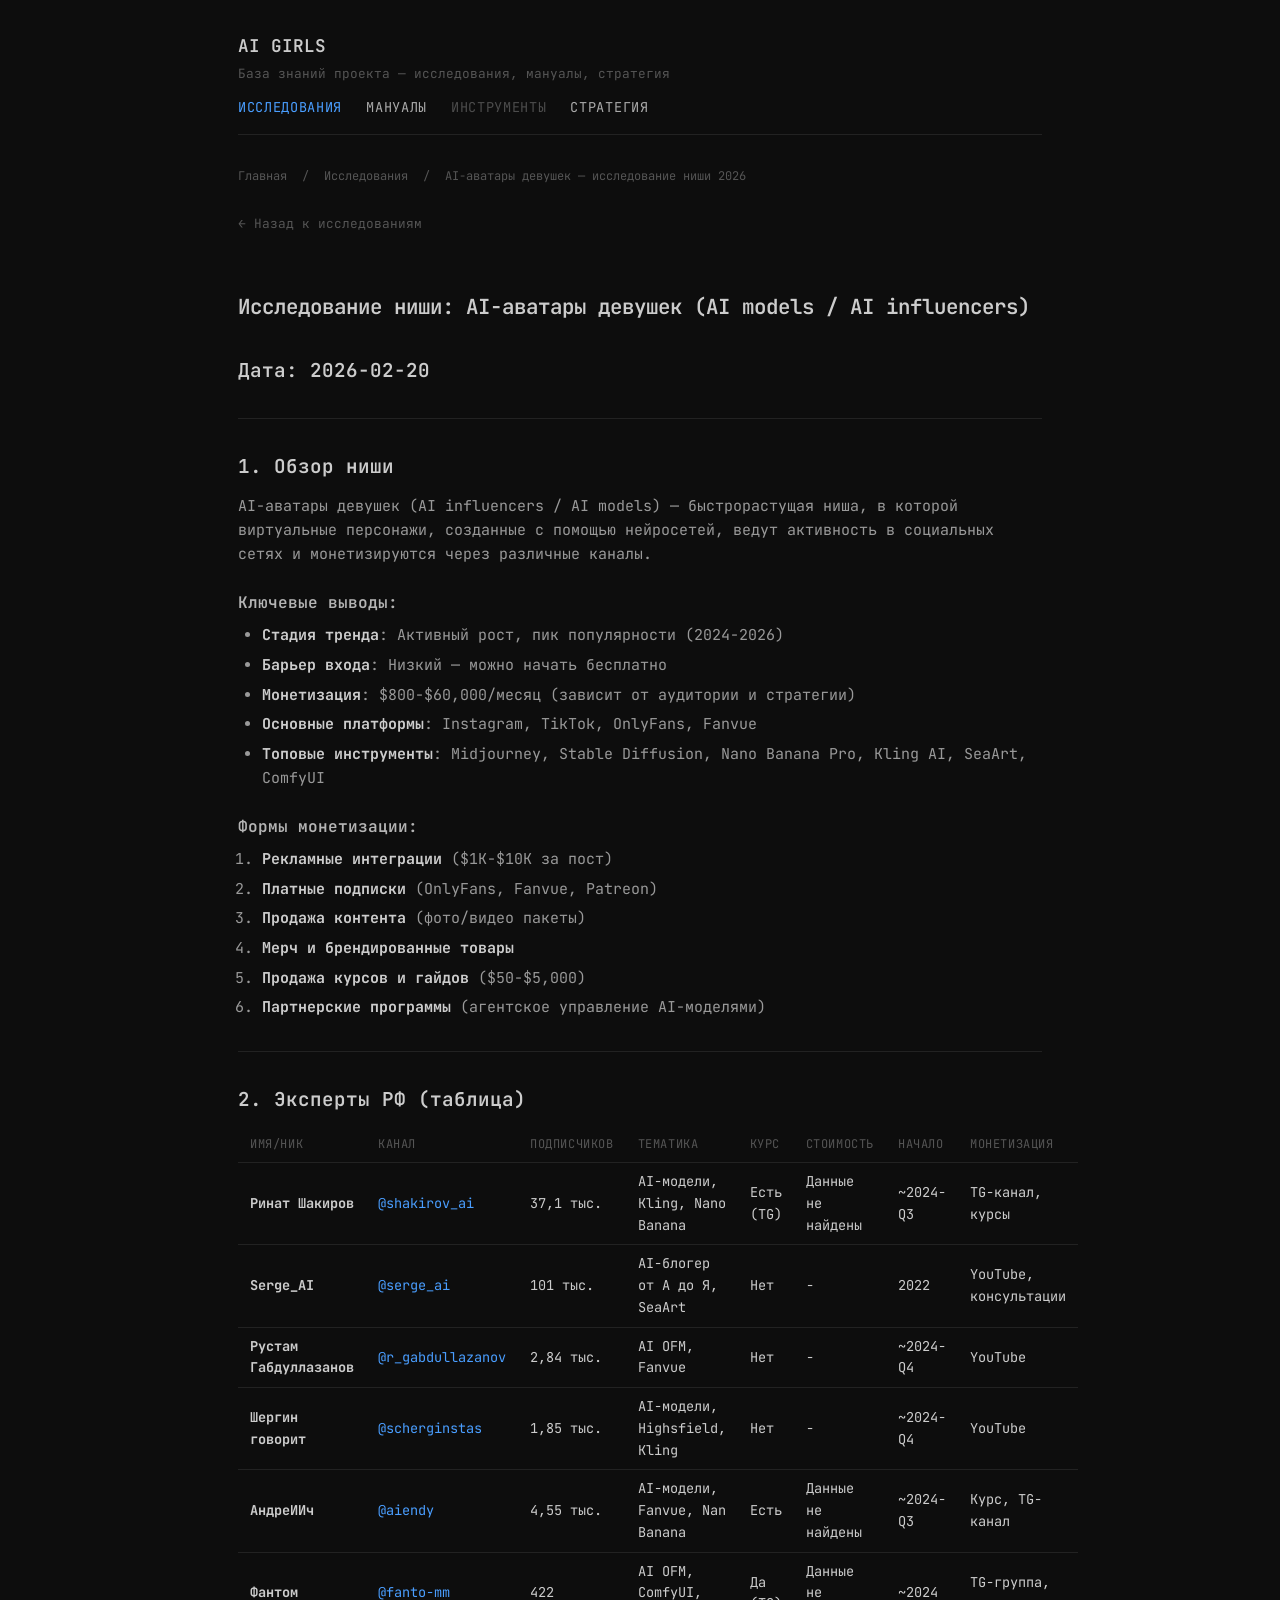
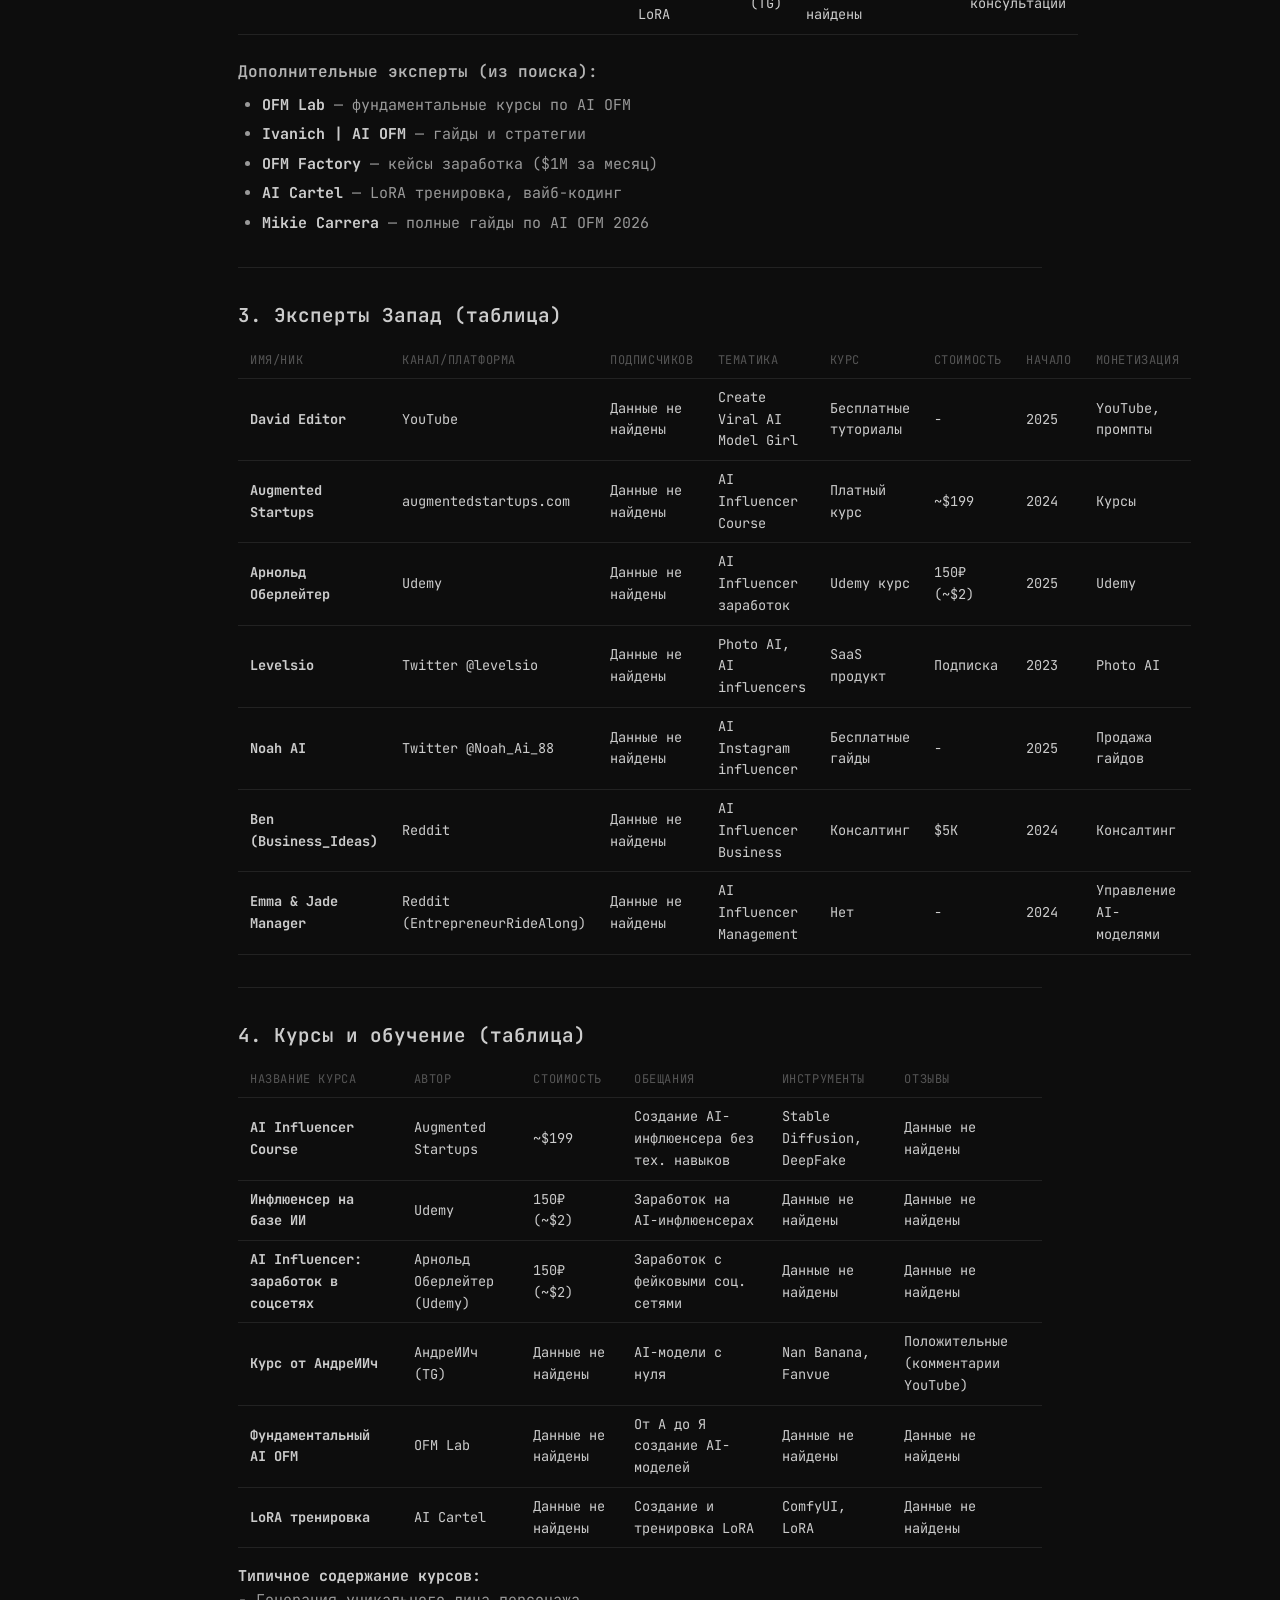
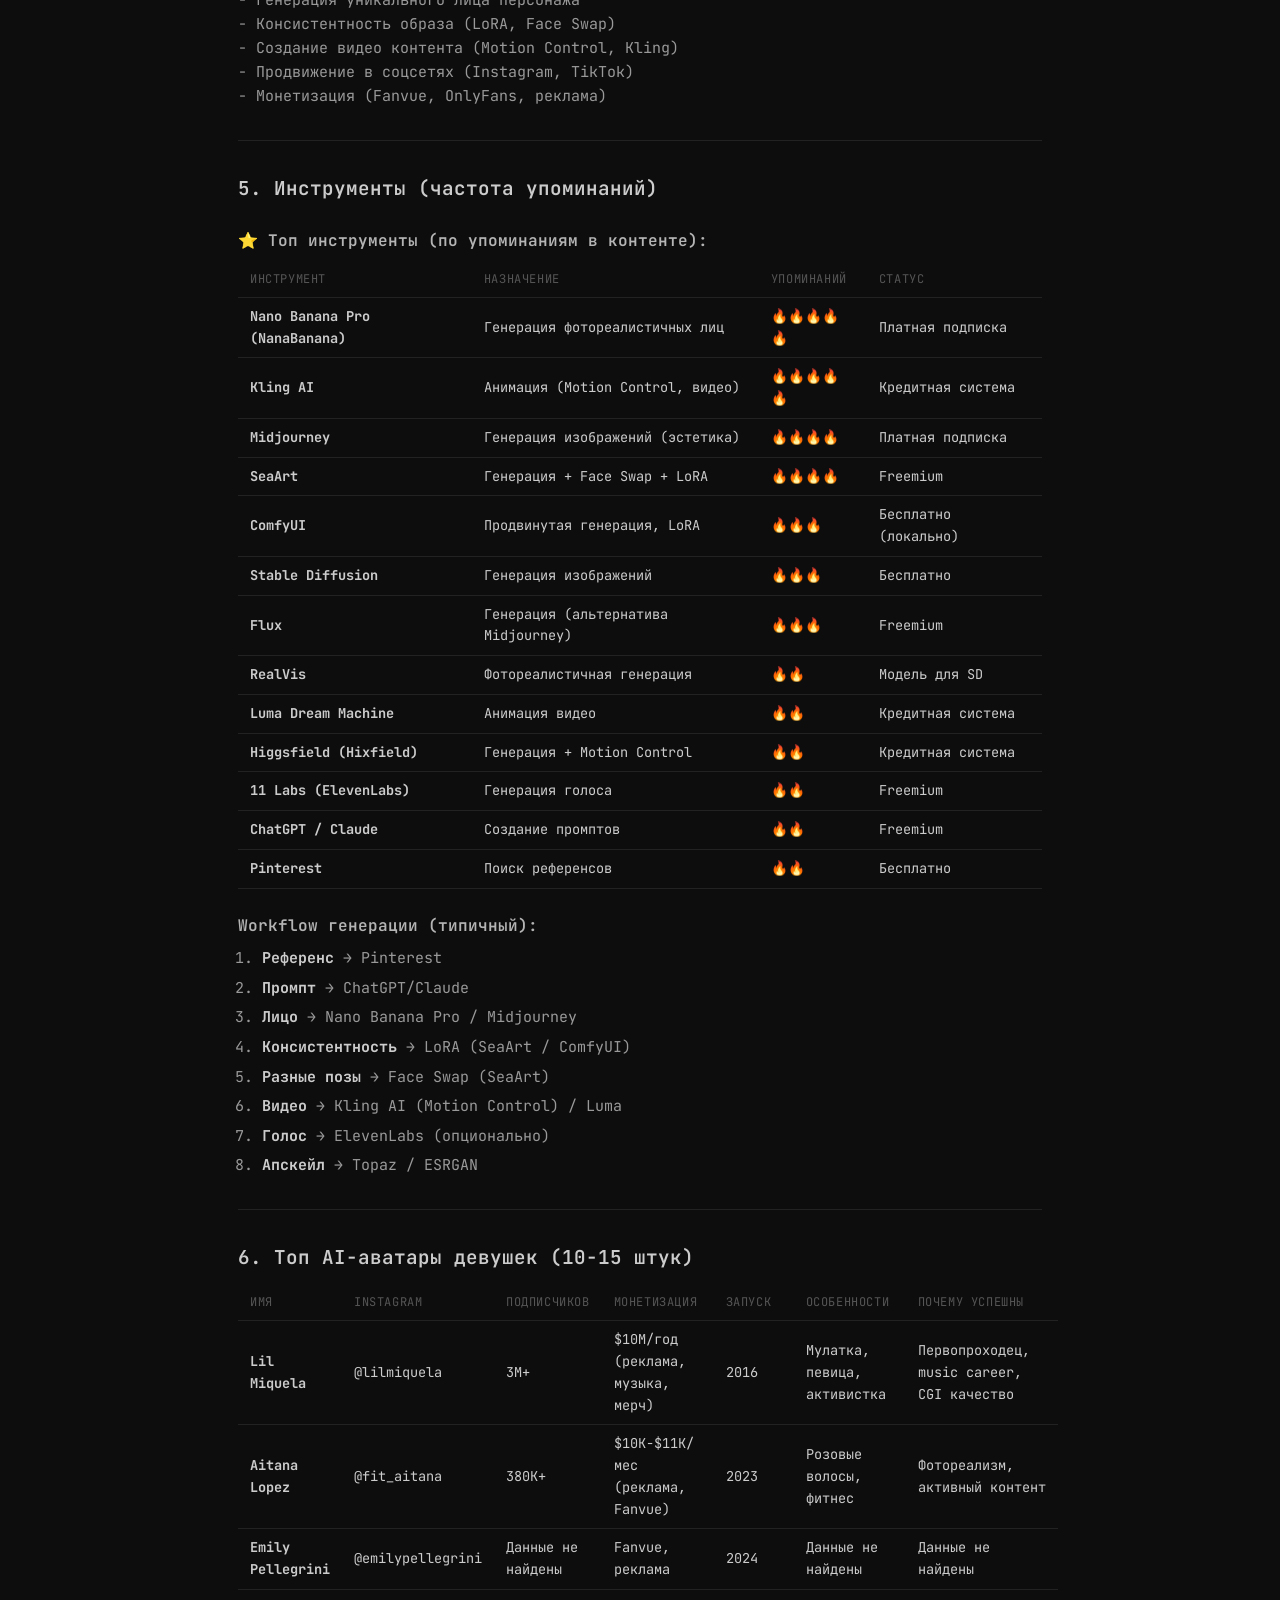
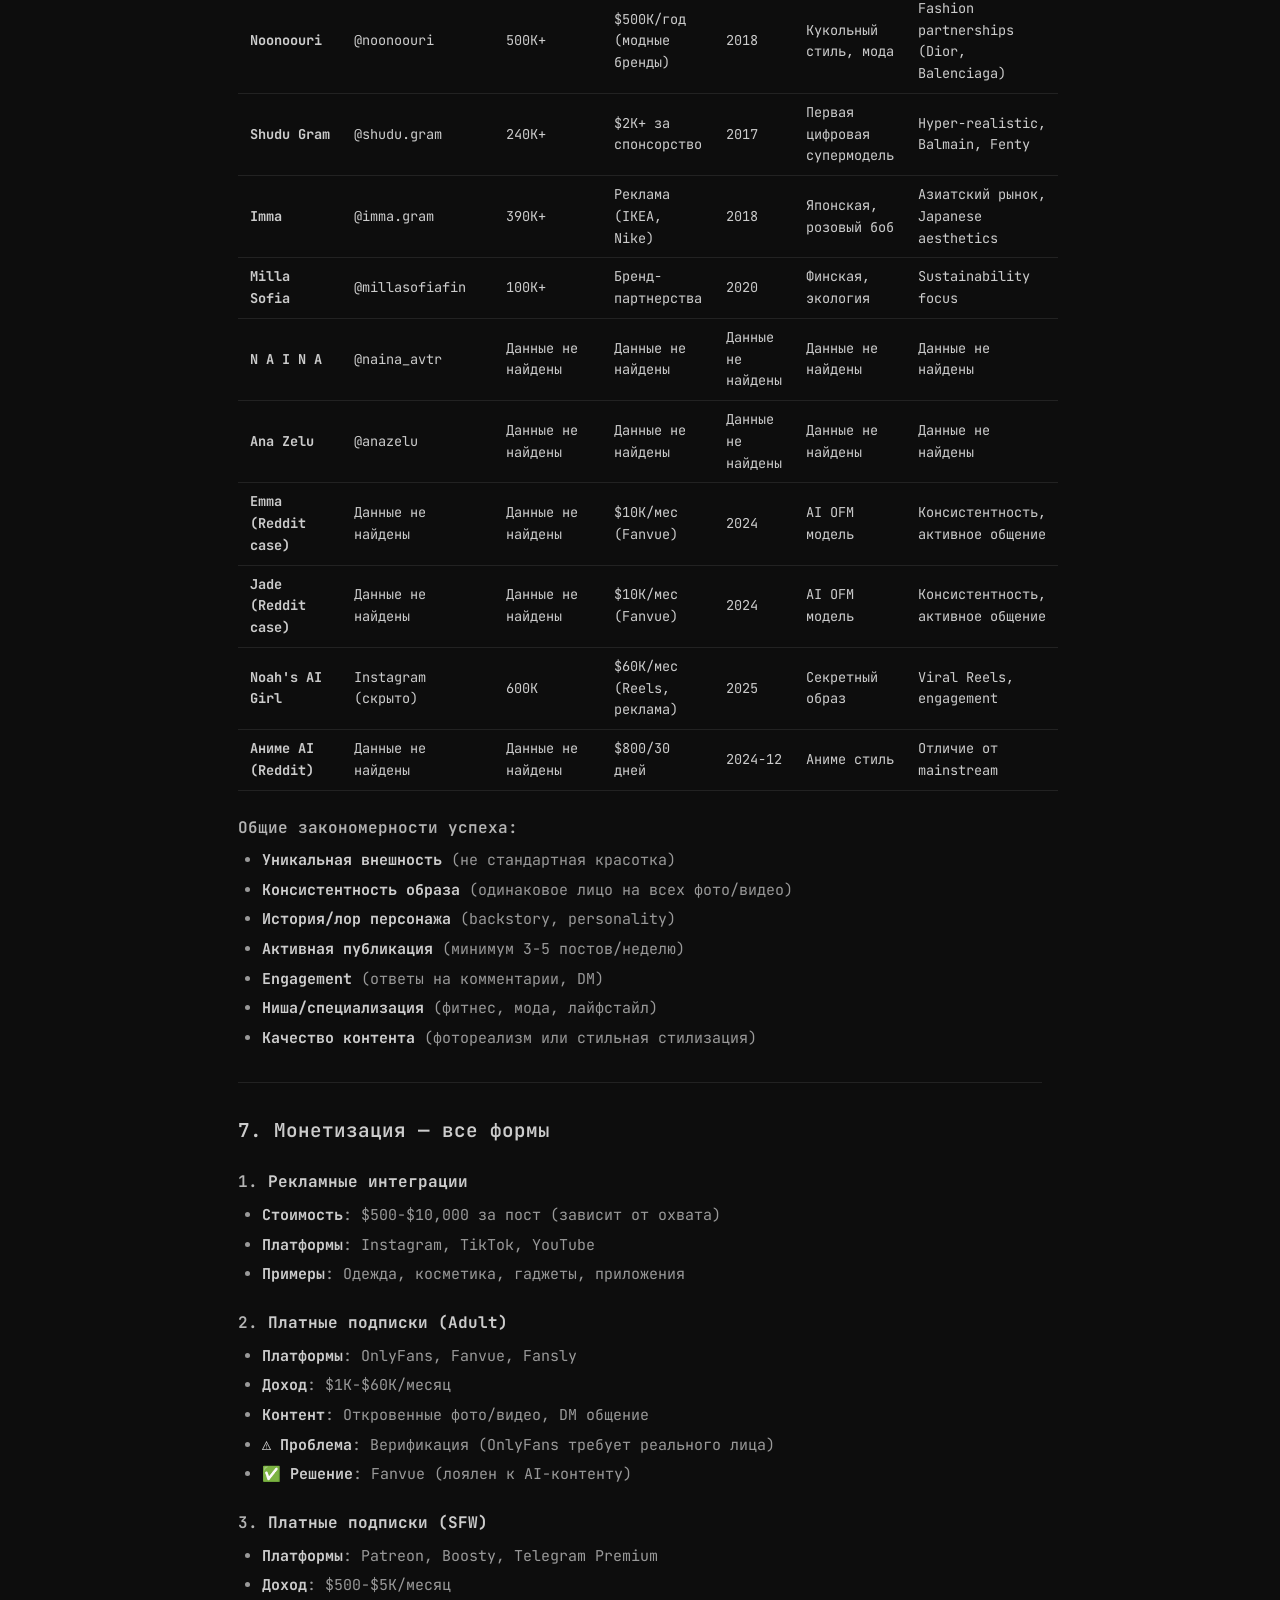
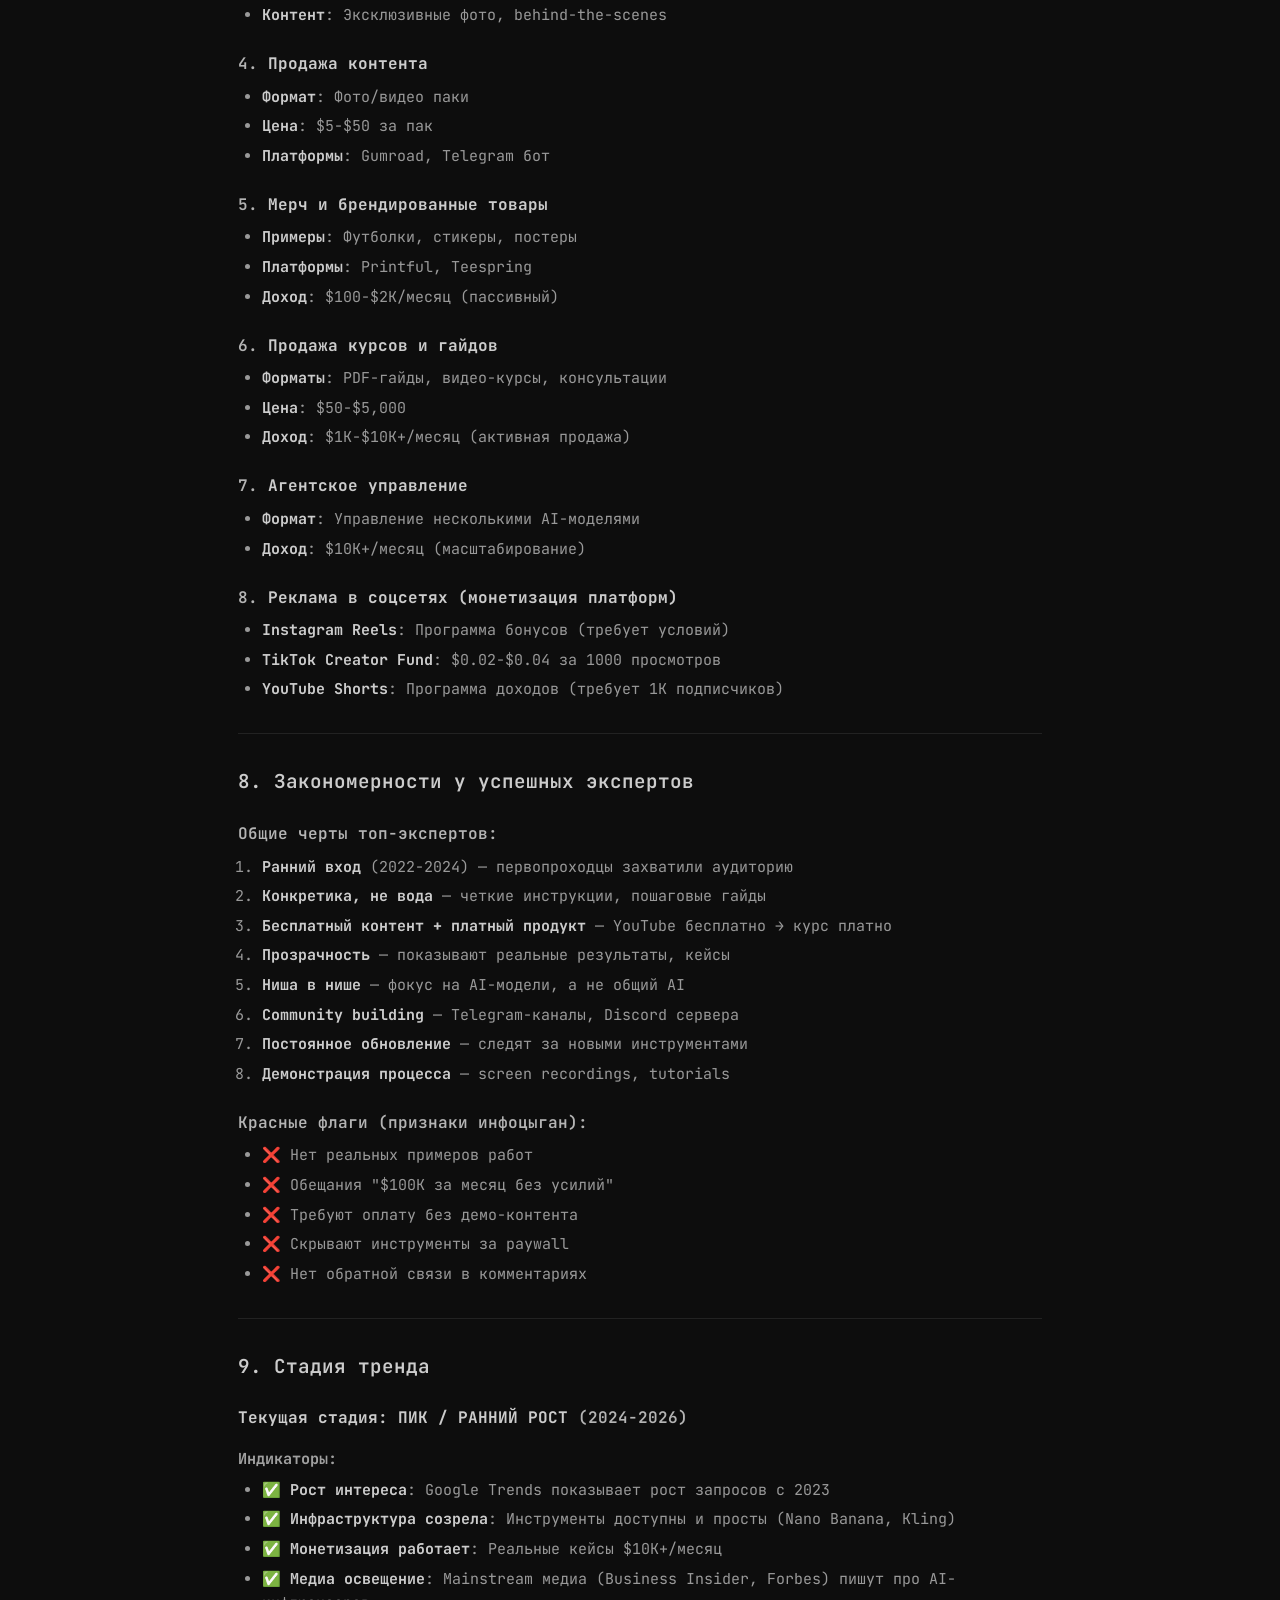
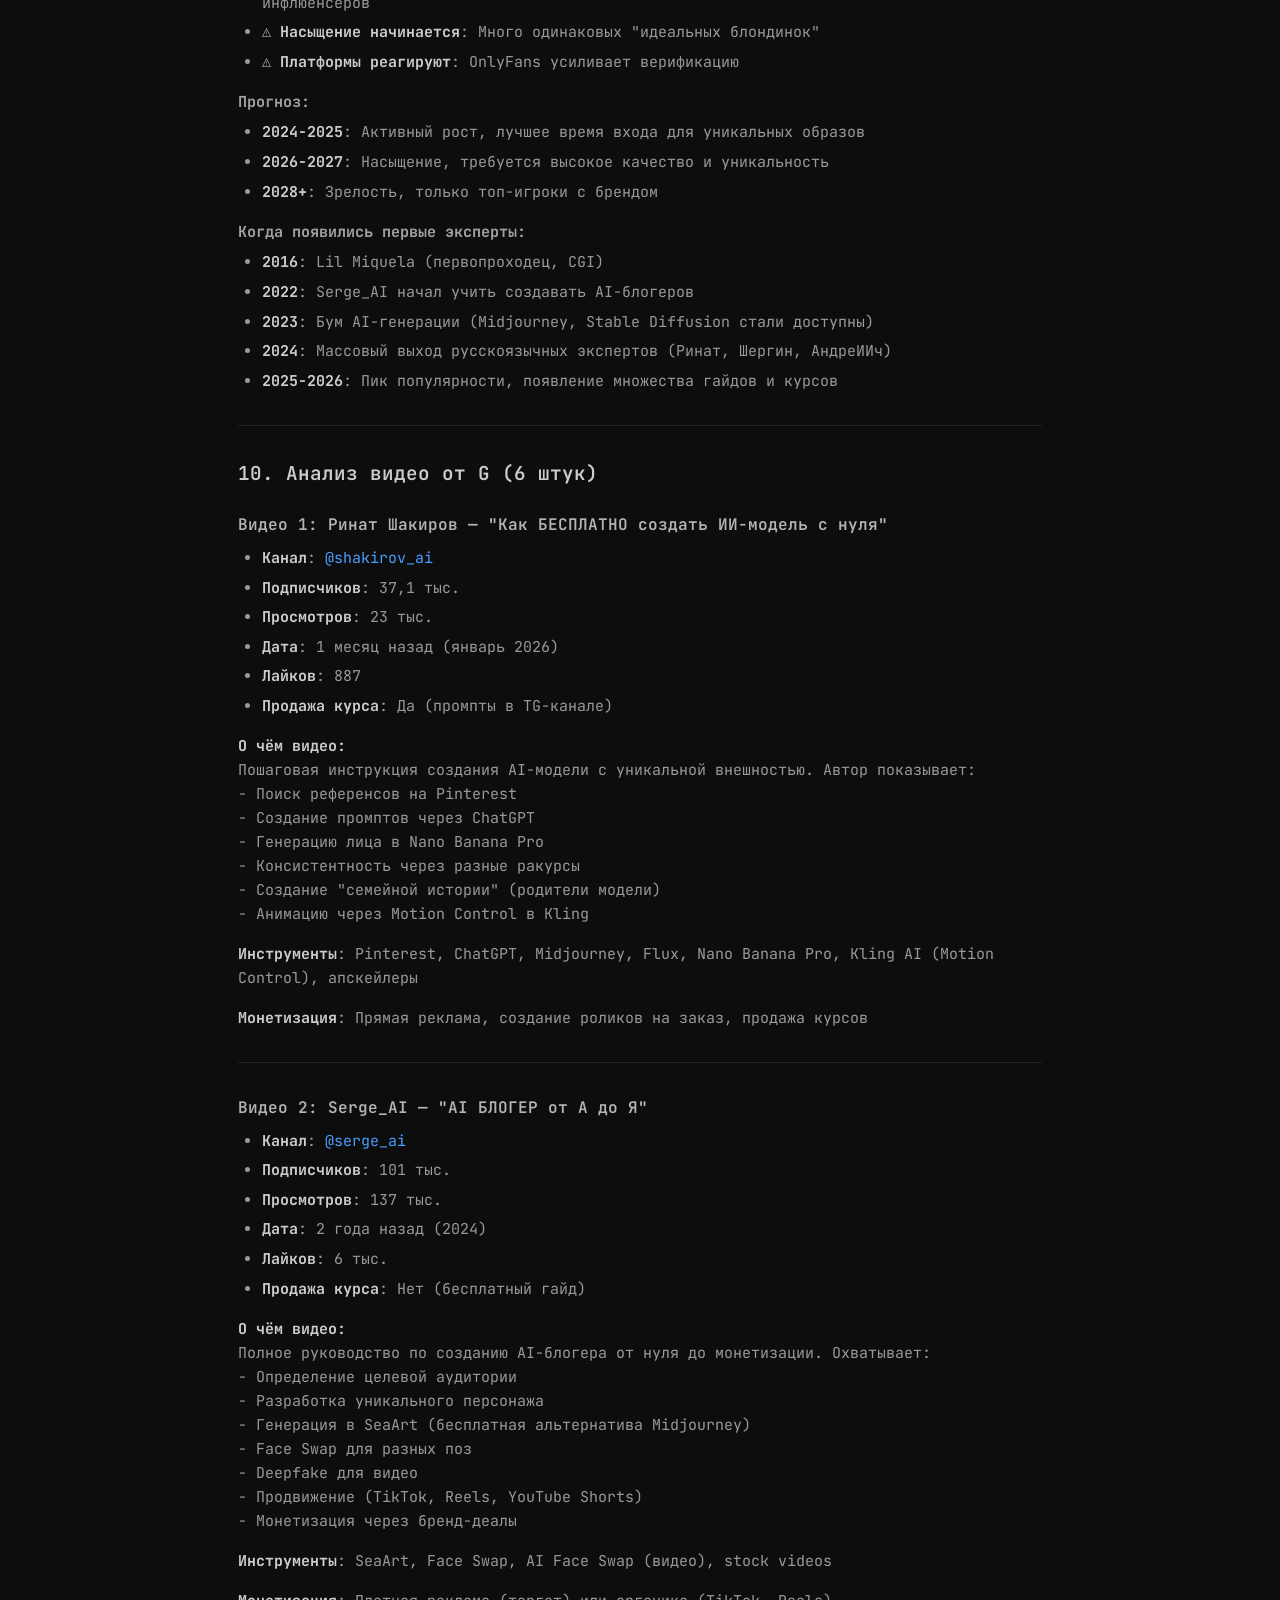
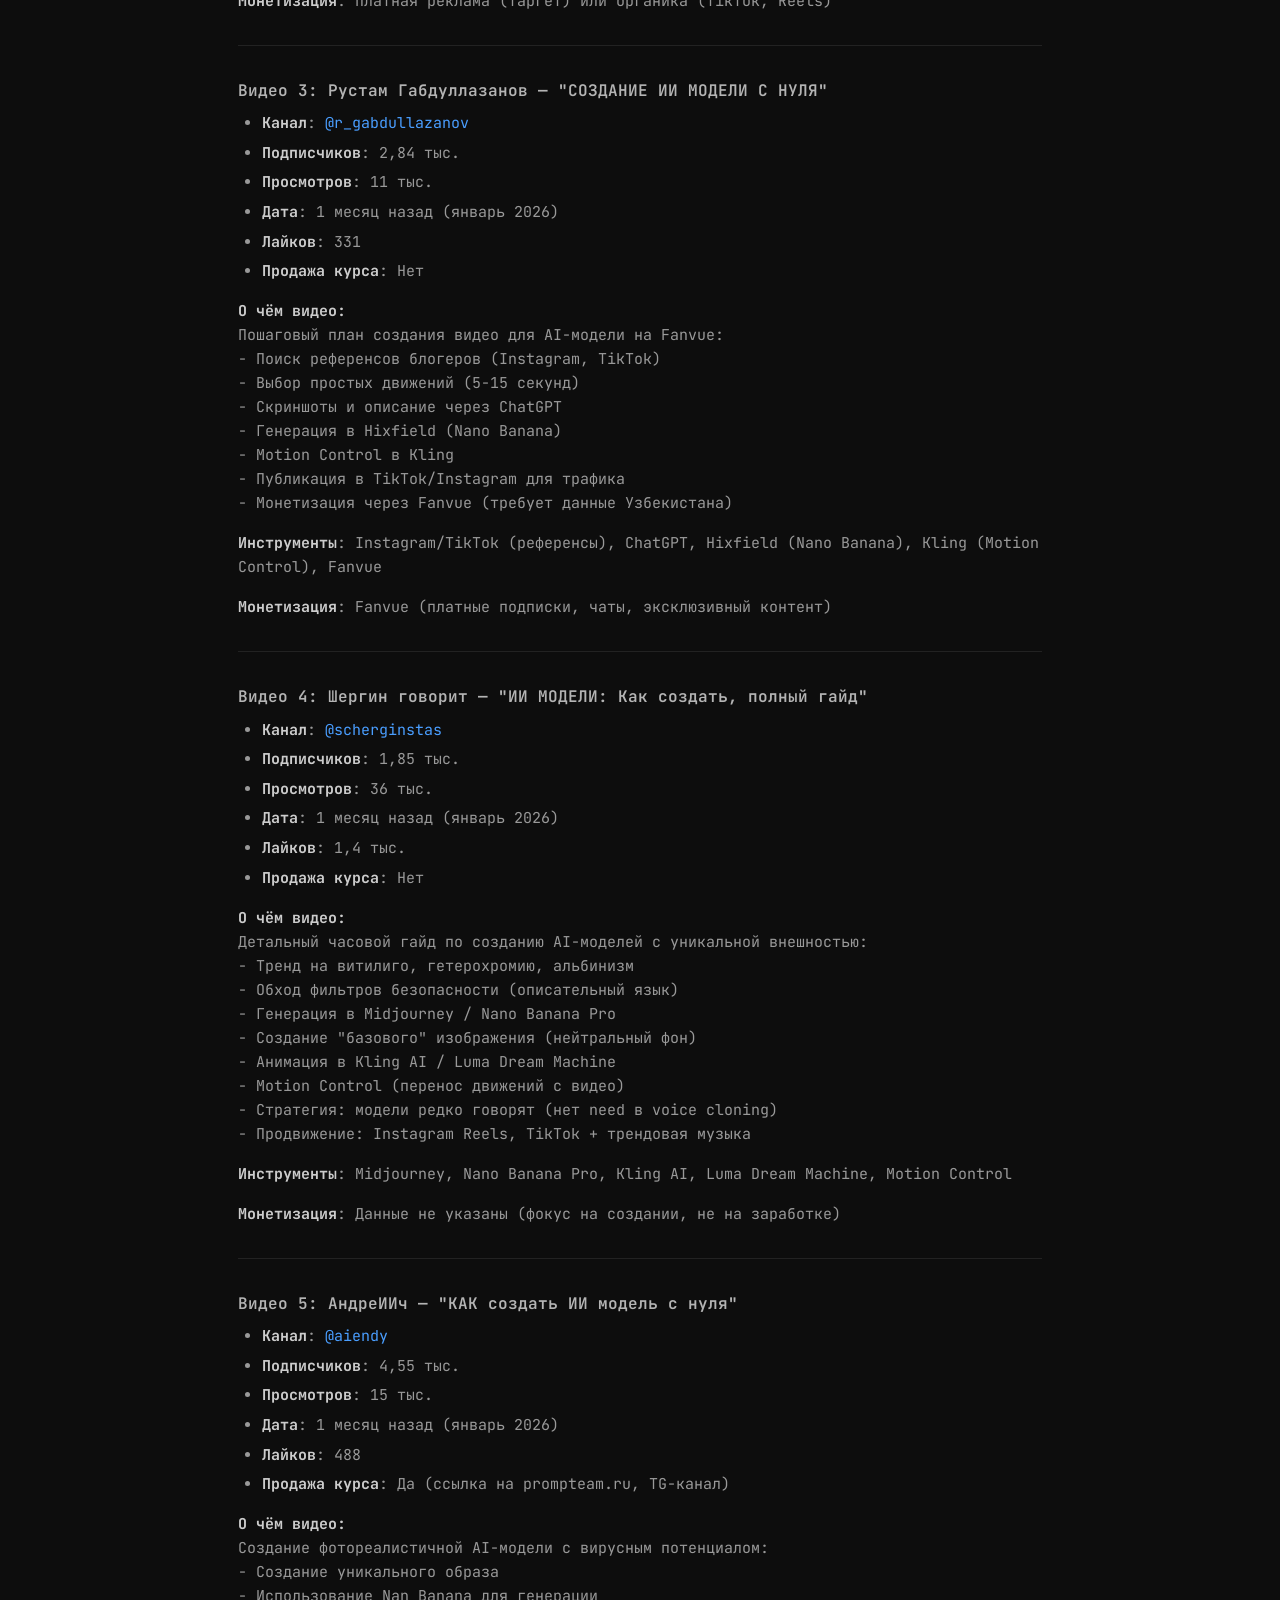
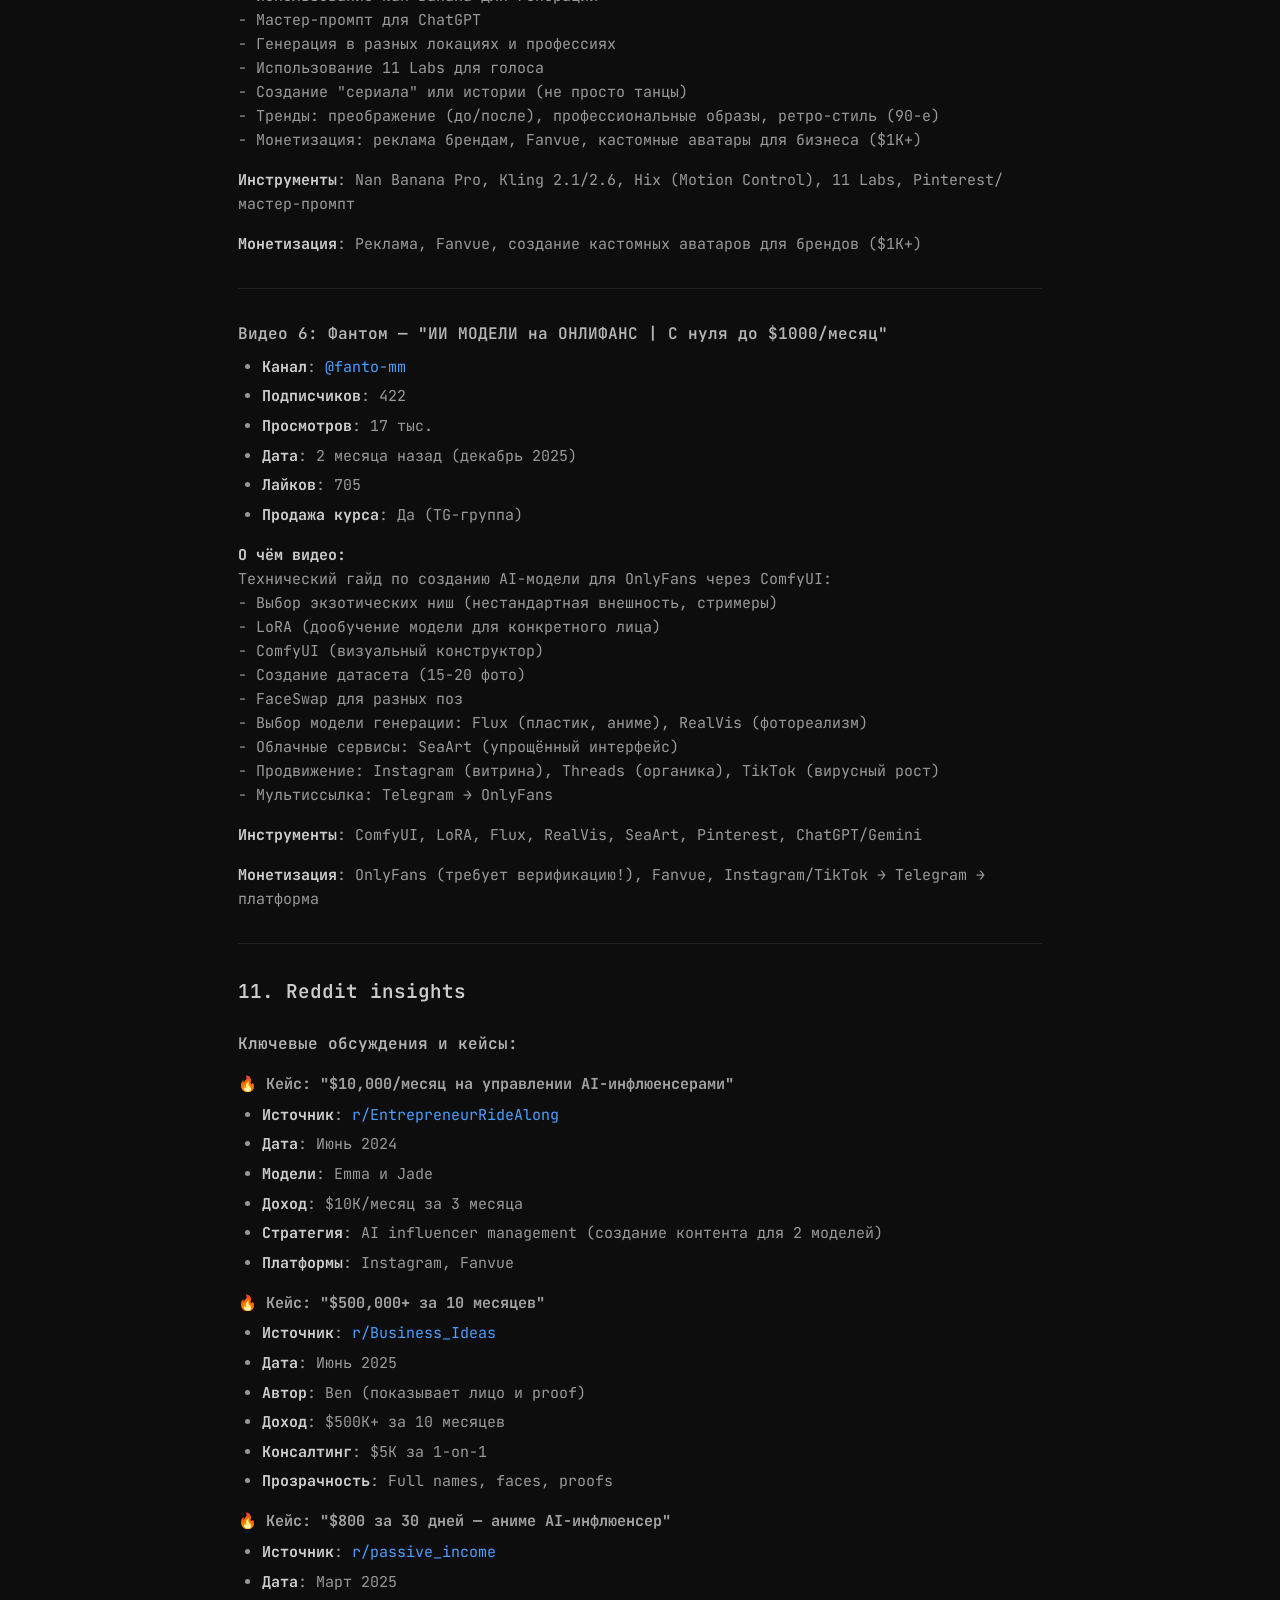
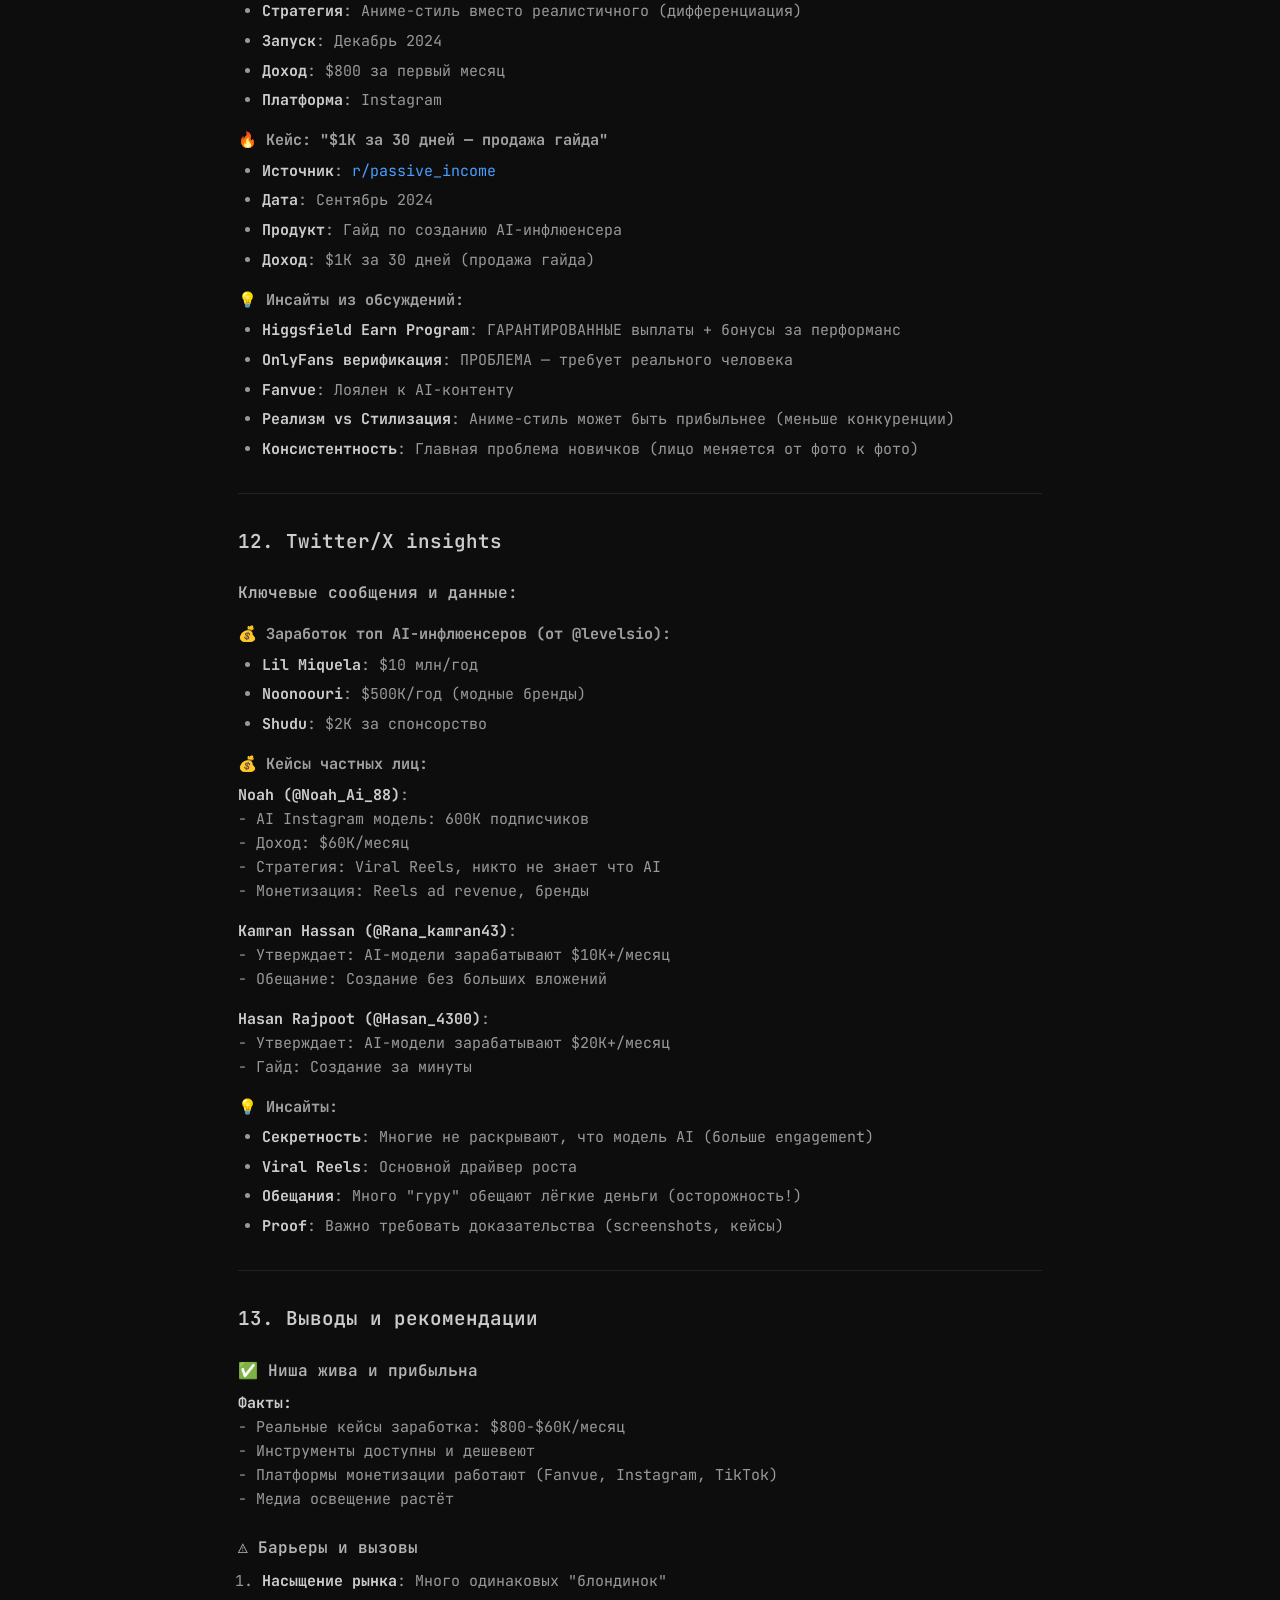
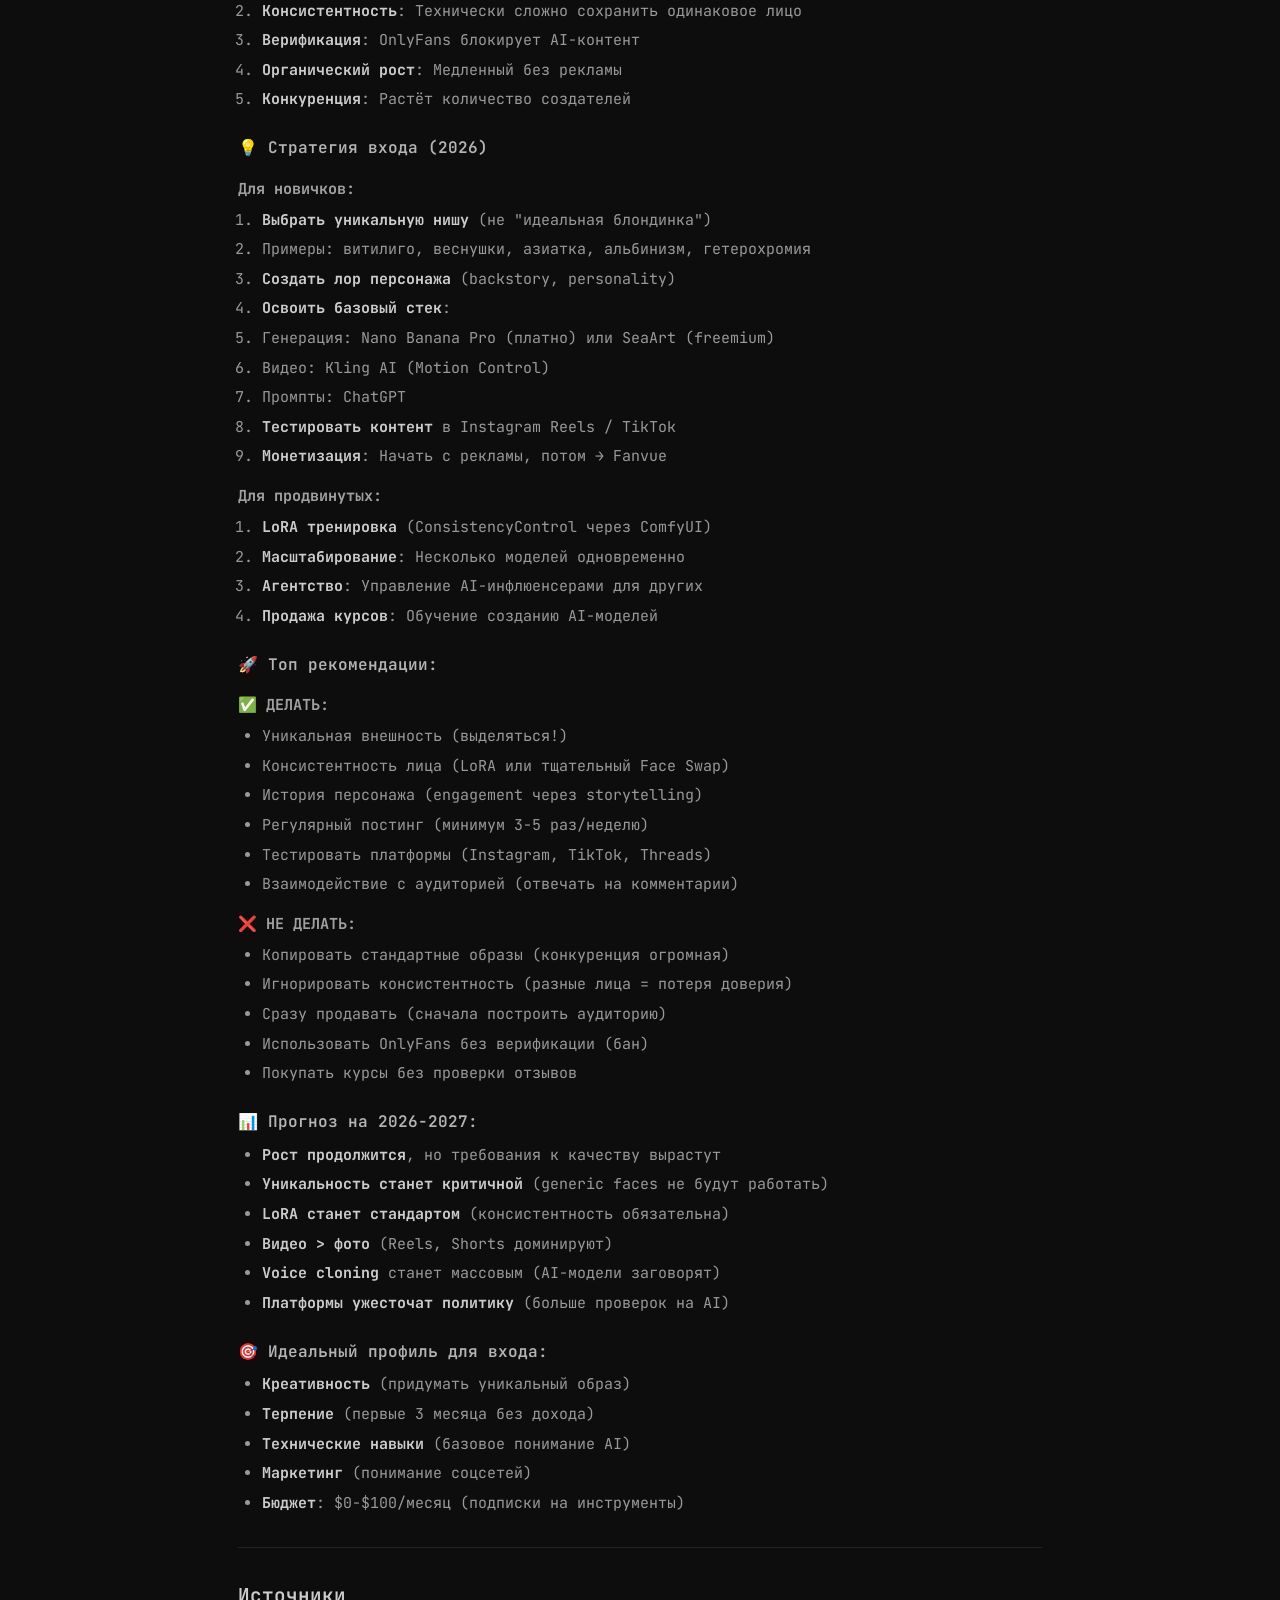
<file: research/ai-avatar-research.html>
<!DOCTYPE html>
<html lang="ru">
<head>
  <meta charset="UTF-8">
  <meta name="viewport" content="width=device-width, initial-scale=1.0">
  <title>AI-аватары девушек — исследование ниши 2026 — AI Girls</title>
  <link rel="preconnect" href="https://fonts.googleapis.com">
  <link href="https://fonts.googleapis.com/css2?family=JetBrains+Mono:wght@400;600&display=swap" rel="stylesheet">
  <link rel="stylesheet" href="../assets/style.css">
</head>
<body>
  <div class="container">

    <header class="site-header">
      <a href="../index.html" class="logo">AI GIRLS</a>
      <div class="site-tagline">База знаний проекта — исследования, мануалы, стратегия</div>
      <nav class="site-nav">
        <a href="index.html" class="active">Исследования</a>
        <a href="../manuals/index.html">Мануалы</a>
        <a href="#" style="opacity:0.4;pointer-events:none">Инструменты</a>
        <a href="../strategy/index.html">Стратегия</a>
      </nav>
    </header>

    <main>
      <div class="breadcrumbs">
        <a href="../index.html">Главная</a>
        <span class="sep">/</span>
        <a href="index.html">Исследования</a>
        <span class="sep">/</span>
        <span>AI-аватары девушек — исследование ниши 2026</span>
      </div>

      <a href="index.html" class="back-btn">← Назад к исследованиям</a>

      <div class="content-body">
<h1>Исследование ниши: AI-аватары девушек (AI models / AI influencers)</h1>
<h2>Дата: 2026-02-20</h2>
<hr />
<h2>1. Обзор ниши</h2>
<p>AI-аватары девушек (AI influencers / AI models) — быстрорастущая ниша, в которой виртуальные персонажи, созданные с помощью нейросетей, ведут активность в социальных сетях и монетизируются через различные каналы.</p>
<h3>Ключевые выводы:</h3>
<ul>
<li><strong>Стадия тренда</strong>: Активный рост, пик популярности (2024-2026)</li>
<li><strong>Барьер входа</strong>: Низкий — можно начать бесплатно</li>
<li><strong>Монетизация</strong>: $800-$60,000/месяц (зависит от аудитории и стратегии)</li>
<li><strong>Основные платформы</strong>: Instagram, TikTok, OnlyFans, Fanvue</li>
<li><strong>Топовые инструменты</strong>: Midjourney, Stable Diffusion, Nano Banana Pro, Kling AI, SeaArt, ComfyUI</li>
</ul>
<h3>Формы монетизации:</h3>
<ol>
<li><strong>Рекламные интеграции</strong> ($1K-$10K за пост)</li>
<li><strong>Платные подписки</strong> (OnlyFans, Fanvue, Patreon)</li>
<li><strong>Продажа контента</strong> (фото/видео пакеты)</li>
<li><strong>Мерч и брендированные товары</strong></li>
<li><strong>Продажа курсов и гайдов</strong> ($50-$5,000)</li>
<li><strong>Партнерские программы</strong> (агентское управление AI-моделями)</li>
</ol>
<hr />
<h2>2. Эксперты РФ (таблица)</h2>
<table>
<thead>
<tr>
<th>Имя/Ник</th>
<th>Канал</th>
<th>Подписчиков</th>
<th>Тематика</th>
<th>Курс</th>
<th>Стоимость</th>
<th>Начало</th>
<th>Монетизация</th>
</tr>
</thead>
<tbody>
<tr>
<td><strong>Ринат Шакиров</strong></td>
<td><a href="https://youtube.com/@shakirov_ai">@shakirov_ai</a></td>
<td>37,1 тыс.</td>
<td>AI-модели, Kling, Nano Banana</td>
<td>Есть (TG)</td>
<td>Данные не найдены</td>
<td>~2024-Q3</td>
<td>TG-канал, курсы</td>
</tr>
<tr>
<td><strong>Serge_AI</strong></td>
<td><a href="https://youtube.com/@serge_ai">@serge_ai</a></td>
<td>101 тыс.</td>
<td>AI-блогер от А до Я, SeaArt</td>
<td>Нет</td>
<td>-</td>
<td>2022</td>
<td>YouTube, консультации</td>
</tr>
<tr>
<td><strong>Рустам Габдуллазанов</strong></td>
<td><a href="https://youtube.com/@r_gabdullazanov">@r_gabdullazanov</a></td>
<td>2,84 тыс.</td>
<td>AI OFM, Fanvue</td>
<td>Нет</td>
<td>-</td>
<td>~2024-Q4</td>
<td>YouTube</td>
</tr>
<tr>
<td><strong>Шергин говорит</strong></td>
<td><a href="https://youtube.com/@scherginstas">@scherginstas</a></td>
<td>1,85 тыс.</td>
<td>AI-модели, Highsfield, Kling</td>
<td>Нет</td>
<td>-</td>
<td>~2024-Q4</td>
<td>YouTube</td>
</tr>
<tr>
<td><strong>АндреИИч</strong></td>
<td><a href="https://youtube.com/@aiendy">@aiendy</a></td>
<td>4,55 тыс.</td>
<td>AI-модели, Fanvue, Nan Banana</td>
<td>Есть</td>
<td>Данные не найдены</td>
<td>~2024-Q3</td>
<td>Курс, TG-канал</td>
</tr>
<tr>
<td><strong>Фантом</strong></td>
<td><a href="https://youtube.com/@fanto-mm">@fanto-mm</a></td>
<td>422</td>
<td>AI OFM, ComfyUI, LoRA</td>
<td>Да (TG)</td>
<td>Данные не найдены</td>
<td>~2024</td>
<td>TG-группа, консультации</td>
</tr>
</tbody>
</table>
<h3>Дополнительные эксперты (из поиска):</h3>
<ul>
<li><strong>OFM Lab</strong> — фундаментальные курсы по AI OFM</li>
<li><strong>Ivanich | AI OFM</strong> — гайды и стратегии</li>
<li><strong>OFM Factory</strong> — кейсы заработка ($1M за месяц)</li>
<li><strong>AI Cartel</strong> — LoRA тренировка, вайб-кодинг</li>
<li><strong>Mikie Carrera</strong> — полные гайды по AI OFM 2026</li>
</ul>
<hr />
<h2>3. Эксперты Запад (таблица)</h2>
<table>
<thead>
<tr>
<th>Имя/Ник</th>
<th>Канал/Платформа</th>
<th>Подписчиков</th>
<th>Тематика</th>
<th>Курс</th>
<th>Стоимость</th>
<th>Начало</th>
<th>Монетизация</th>
</tr>
</thead>
<tbody>
<tr>
<td><strong>David Editor</strong></td>
<td>YouTube</td>
<td>Данные не найдены</td>
<td>Create Viral AI Model Girl</td>
<td>Бесплатные туториалы</td>
<td>-</td>
<td>2025</td>
<td>YouTube, промпты</td>
</tr>
<tr>
<td><strong>Augmented Startups</strong></td>
<td>augmentedstartups.com</td>
<td>Данные не найдены</td>
<td>AI Influencer Course</td>
<td>Платный курс</td>
<td>~$199</td>
<td>2024</td>
<td>Курсы</td>
</tr>
<tr>
<td><strong>Арнольд Оберлейтер</strong></td>
<td>Udemy</td>
<td>Данные не найдены</td>
<td>AI Influencer заработок</td>
<td>Udemy курс</td>
<td>150₽ (~$2)</td>
<td>2025</td>
<td>Udemy</td>
</tr>
<tr>
<td><strong>Levelsio</strong></td>
<td>Twitter @levelsio</td>
<td>Данные не найдены</td>
<td>Photo AI, AI influencers</td>
<td>SaaS продукт</td>
<td>Подписка</td>
<td>2023</td>
<td>Photo AI</td>
</tr>
<tr>
<td><strong>Noah AI</strong></td>
<td>Twitter @Noah_Ai_88</td>
<td>Данные не найдены</td>
<td>AI Instagram influencer</td>
<td>Бесплатные гайды</td>
<td>-</td>
<td>2025</td>
<td>Продажа гайдов</td>
</tr>
<tr>
<td><strong>Ben (Business_Ideas)</strong></td>
<td>Reddit</td>
<td>Данные не найдены</td>
<td>AI Influencer Business</td>
<td>Консалтинг</td>
<td>$5K</td>
<td>2024</td>
<td>Консалтинг</td>
</tr>
<tr>
<td><strong>Emma &amp; Jade Manager</strong></td>
<td>Reddit (EntrepreneurRideAlong)</td>
<td>Данные не найдены</td>
<td>AI Influencer Management</td>
<td>Нет</td>
<td>-</td>
<td>2024</td>
<td>Управление AI-моделями</td>
</tr>
</tbody>
</table>
<hr />
<h2>4. Курсы и обучение (таблица)</h2>
<table>
<thead>
<tr>
<th>Название курса</th>
<th>Автор</th>
<th>Стоимость</th>
<th>Обещания</th>
<th>Инструменты</th>
<th>Отзывы</th>
</tr>
</thead>
<tbody>
<tr>
<td><strong>AI Influencer Course</strong></td>
<td>Augmented Startups</td>
<td>~$199</td>
<td>Создание AI-инфлюенсера без тех. навыков</td>
<td>Stable Diffusion, DeepFake</td>
<td>Данные не найдены</td>
</tr>
<tr>
<td><strong>Инфлюенсер на базе ИИ</strong></td>
<td>Udemy</td>
<td>150₽ (~$2)</td>
<td>Заработок на AI-инфлюенсерах</td>
<td>Данные не найдены</td>
<td>Данные не найдены</td>
</tr>
<tr>
<td><strong>AI Influencer: заработок в соцсетях</strong></td>
<td>Арнольд Оберлейтер (Udemy)</td>
<td>150₽ (~$2)</td>
<td>Заработок с фейковыми соц. сетями</td>
<td>Данные не найдены</td>
<td>Данные не найдены</td>
</tr>
<tr>
<td><strong>Курс от АндреИИч</strong></td>
<td>АндреИИч (TG)</td>
<td>Данные не найдены</td>
<td>AI-модели с нуля</td>
<td>Nan Banana, Fanvue</td>
<td>Положительные (комментарии YouTube)</td>
</tr>
<tr>
<td><strong>Фундаментальный AI OFM</strong></td>
<td>OFM Lab</td>
<td>Данные не найдены</td>
<td>От А до Я создание AI-моделей</td>
<td>Данные не найдены</td>
<td>Данные не найдены</td>
</tr>
<tr>
<td><strong>LoRA тренировка</strong></td>
<td>AI Cartel</td>
<td>Данные не найдены</td>
<td>Создание и тренировка LoRA</td>
<td>ComfyUI, LoRA</td>
<td>Данные не найдены</td>
</tr>
</tbody>
</table>
<p><strong>Типичное содержание курсов:</strong><br />
- Генерация уникального лица персонажа<br />
- Консистентность образа (LoRA, Face Swap)<br />
- Создание видео контента (Motion Control, Kling)<br />
- Продвижение в соцсетях (Instagram, TikTok)<br />
- Монетизация (Fanvue, OnlyFans, реклама)</p>
<hr />
<h2>5. Инструменты (частота упоминаний)</h2>
<h3>⭐ Топ инструменты (по упоминаниям в контенте):</h3>
<table>
<thead>
<tr>
<th>Инструмент</th>
<th>Назначение</th>
<th>Упоминаний</th>
<th>Статус</th>
</tr>
</thead>
<tbody>
<tr>
<td><strong>Nano Banana Pro (NanaBanana)</strong></td>
<td>Генерация фотореалистичных лиц</td>
<td>🔥🔥🔥🔥🔥</td>
<td>Платная подписка</td>
</tr>
<tr>
<td><strong>Kling AI</strong></td>
<td>Анимация (Motion Control, видео)</td>
<td>🔥🔥🔥🔥🔥</td>
<td>Кредитная система</td>
</tr>
<tr>
<td><strong>Midjourney</strong></td>
<td>Генерация изображений (эстетика)</td>
<td>🔥🔥🔥🔥</td>
<td>Платная подписка</td>
</tr>
<tr>
<td><strong>SeaArt</strong></td>
<td>Генерация + Face Swap + LoRA</td>
<td>🔥🔥🔥🔥</td>
<td>Freemium</td>
</tr>
<tr>
<td><strong>ComfyUI</strong></td>
<td>Продвинутая генерация, LoRA</td>
<td>🔥🔥🔥</td>
<td>Бесплатно (локально)</td>
</tr>
<tr>
<td><strong>Stable Diffusion</strong></td>
<td>Генерация изображений</td>
<td>🔥🔥🔥</td>
<td>Бесплатно</td>
</tr>
<tr>
<td><strong>Flux</strong></td>
<td>Генерация (альтернатива Midjourney)</td>
<td>🔥🔥🔥</td>
<td>Freemium</td>
</tr>
<tr>
<td><strong>RealVis</strong></td>
<td>Фотореалистичная генерация</td>
<td>🔥🔥</td>
<td>Модель для SD</td>
</tr>
<tr>
<td><strong>Luma Dream Machine</strong></td>
<td>Анимация видео</td>
<td>🔥🔥</td>
<td>Кредитная система</td>
</tr>
<tr>
<td><strong>Higgsfield (Hixfield)</strong></td>
<td>Генерация + Motion Control</td>
<td>🔥🔥</td>
<td>Кредитная система</td>
</tr>
<tr>
<td><strong>11 Labs (ElevenLabs)</strong></td>
<td>Генерация голоса</td>
<td>🔥🔥</td>
<td>Freemium</td>
</tr>
<tr>
<td><strong>ChatGPT / Claude</strong></td>
<td>Создание промптов</td>
<td>🔥🔥</td>
<td>Freemium</td>
</tr>
<tr>
<td><strong>Pinterest</strong></td>
<td>Поиск референсов</td>
<td>🔥🔥</td>
<td>Бесплатно</td>
</tr>
</tbody>
</table>
<h3>Workflow генерации (типичный):</h3>
<ol>
<li><strong>Референс</strong> → Pinterest</li>
<li><strong>Промпт</strong> → ChatGPT/Claude</li>
<li><strong>Лицо</strong> → Nano Banana Pro / Midjourney</li>
<li><strong>Консистентность</strong> → LoRA (SeaArt / ComfyUI)</li>
<li><strong>Разные позы</strong> → Face Swap (SeaArt)</li>
<li><strong>Видео</strong> → Kling AI (Motion Control) / Luma</li>
<li><strong>Голос</strong> → ElevenLabs (опционально)</li>
<li><strong>Апскейл</strong> → Topaz / ESRGAN</li>
</ol>
<hr />
<h2>6. Топ AI-аватары девушек (10-15 штук)</h2>
<table>
<thead>
<tr>
<th>Имя</th>
<th>Instagram</th>
<th>Подписчиков</th>
<th>Монетизация</th>
<th>Запуск</th>
<th>Особенности</th>
<th>Почему успешны</th>
</tr>
</thead>
<tbody>
<tr>
<td><strong>Lil Miquela</strong></td>
<td>@lilmiquela</td>
<td>3M+</td>
<td>$10M/год (реклама, музыка, мерч)</td>
<td>2016</td>
<td>Мулатка, певица, активистка</td>
<td>Первопроходец, music career, CGI качество</td>
</tr>
<tr>
<td><strong>Aitana Lopez</strong></td>
<td>@fit_aitana</td>
<td>380K+</td>
<td>$10K-$11K/мес (реклама, Fanvue)</td>
<td>2023</td>
<td>Розовые волосы, фитнес</td>
<td>Фотореализм, активный контент</td>
</tr>
<tr>
<td><strong>Emily Pellegrini</strong></td>
<td>@emilypellegrini</td>
<td>Данные не найдены</td>
<td>Fanvue, реклама</td>
<td>2024</td>
<td>Данные не найдены</td>
<td>Данные не найдены</td>
</tr>
<tr>
<td><strong>Noonoouri</strong></td>
<td>@noonoouri</td>
<td>500K+</td>
<td>$500K/год (модные бренды)</td>
<td>2018</td>
<td>Кукольный стиль, мода</td>
<td>Fashion partnerships (Dior, Balenciaga)</td>
</tr>
<tr>
<td><strong>Shudu Gram</strong></td>
<td>@shudu.gram</td>
<td>240K+</td>
<td>$2K+ за спонсорство</td>
<td>2017</td>
<td>Первая цифровая супермодель</td>
<td>Hyper-realistic, Balmain, Fenty</td>
</tr>
<tr>
<td><strong>Imma</strong></td>
<td>@imma.gram</td>
<td>390K+</td>
<td>Реклама (IKEA, Nike)</td>
<td>2018</td>
<td>Японская, розовый боб</td>
<td>Азиатский рынок, Japanese aesthetics</td>
</tr>
<tr>
<td><strong>Milla Sofia</strong></td>
<td>@millasofiafin</td>
<td>100K+</td>
<td>Бренд-партнерства</td>
<td>2020</td>
<td>Финская, экология</td>
<td>Sustainability focus</td>
</tr>
<tr>
<td><strong>N A I N A</strong></td>
<td>@naina_avtr</td>
<td>Данные не найдены</td>
<td>Данные не найдены</td>
<td>Данные не найдены</td>
<td>Данные не найдены</td>
<td>Данные не найдены</td>
</tr>
<tr>
<td><strong>Ana Zelu</strong></td>
<td>@anazelu</td>
<td>Данные не найдены</td>
<td>Данные не найдены</td>
<td>Данные не найдены</td>
<td>Данные не найдены</td>
<td>Данные не найдены</td>
</tr>
<tr>
<td><strong>Emma (Reddit case)</strong></td>
<td>Данные не найдены</td>
<td>Данные не найдены</td>
<td>$10K/мес (Fanvue)</td>
<td>2024</td>
<td>AI OFM модель</td>
<td>Консистентность, активное общение</td>
</tr>
<tr>
<td><strong>Jade (Reddit case)</strong></td>
<td>Данные не найдены</td>
<td>Данные не найдены</td>
<td>$10K/мес (Fanvue)</td>
<td>2024</td>
<td>AI OFM модель</td>
<td>Консистентность, активное общение</td>
</tr>
<tr>
<td><strong>Noah's AI Girl</strong></td>
<td>Instagram (скрыто)</td>
<td>600K</td>
<td>$60K/мес (Reels, реклама)</td>
<td>2025</td>
<td>Секретный образ</td>
<td>Viral Reels, engagement</td>
</tr>
<tr>
<td><strong>Аниме AI (Reddit)</strong></td>
<td>Данные не найдены</td>
<td>Данные не найдены</td>
<td>$800/30 дней</td>
<td>2024-12</td>
<td>Аниме стиль</td>
<td>Отличие от mainstream</td>
</tr>
</tbody>
</table>
<h3>Общие закономерности успеха:</h3>
<ul>
<li><strong>Уникальная внешность</strong> (не стандартная красотка)</li>
<li><strong>Консистентность образа</strong> (одинаковое лицо на всех фото/видео)</li>
<li><strong>История/лор персонажа</strong> (backstory, personality)</li>
<li><strong>Активная публикация</strong> (минимум 3-5 постов/неделю)</li>
<li><strong>Engagement</strong> (ответы на комментарии, DM)</li>
<li><strong>Ниша/специализация</strong> (фитнес, мода, лайфстайл)</li>
<li><strong>Качество контента</strong> (фотореализм или стильная стилизация)</li>
</ul>
<hr />
<h2>7. Монетизация — все формы</h2>
<h3>1. <strong>Рекламные интеграции</strong></h3>
<ul>
<li><strong>Стоимость</strong>: $500-$10,000 за пост (зависит от охвата)</li>
<li><strong>Платформы</strong>: Instagram, TikTok, YouTube</li>
<li><strong>Примеры</strong>: Одежда, косметика, гаджеты, приложения</li>
</ul>
<h3>2. <strong>Платные подписки (Adult)</strong></h3>
<ul>
<li><strong>Платформы</strong>: OnlyFans, Fanvue, Fansly</li>
<li><strong>Доход</strong>: $1K-$60K/месяц</li>
<li><strong>Контент</strong>: Откровенные фото/видео, DM общение</li>
<li><strong>⚠️ Проблема</strong>: Верификация (OnlyFans требует реального лица)</li>
<li><strong>✅ Решение</strong>: Fanvue (лоялен к AI-контенту)</li>
</ul>
<h3>3. <strong>Платные подписки (SFW)</strong></h3>
<ul>
<li><strong>Платформы</strong>: Patreon, Boosty, Telegram Premium</li>
<li><strong>Доход</strong>: $500-$5K/месяц</li>
<li><strong>Контент</strong>: Эксклюзивные фото, behind-the-scenes</li>
</ul>
<h3>4. <strong>Продажа контента</strong></h3>
<ul>
<li><strong>Формат</strong>: Фото/видео паки</li>
<li><strong>Цена</strong>: $5-$50 за пак</li>
<li><strong>Платформы</strong>: Gumroad, Telegram бот</li>
</ul>
<h3>5. <strong>Мерч и брендированные товары</strong></h3>
<ul>
<li><strong>Примеры</strong>: Футболки, стикеры, постеры</li>
<li><strong>Платформы</strong>: Printful, Teespring</li>
<li><strong>Доход</strong>: $100-$2K/месяц (пассивный)</li>
</ul>
<h3>6. <strong>Продажа курсов и гайдов</strong></h3>
<ul>
<li><strong>Форматы</strong>: PDF-гайды, видео-курсы, консультации</li>
<li><strong>Цена</strong>: $50-$5,000</li>
<li><strong>Доход</strong>: $1K-$10K+/месяц (активная продажа)</li>
</ul>
<h3>7. <strong>Агентское управление</strong></h3>
<ul>
<li><strong>Формат</strong>: Управление несколькими AI-моделями</li>
<li><strong>Доход</strong>: $10K+/месяц (масштабирование)</li>
</ul>
<h3>8. <strong>Реклама в соцсетях (монетизация платформ)</strong></h3>
<ul>
<li><strong>Instagram Reels</strong>: Программа бонусов (требует условий)</li>
<li><strong>TikTok Creator Fund</strong>: $0.02-$0.04 за 1000 просмотров</li>
<li><strong>YouTube Shorts</strong>: Программа доходов (требует 1K подписчиков)</li>
</ul>
<hr />
<h2>8. Закономерности у успешных экспертов</h2>
<h3>Общие черты топ-экспертов:</h3>
<ol>
<li><strong>Ранний вход</strong> (2022-2024) — первопроходцы захватили аудиторию</li>
<li><strong>Конкретика, не вода</strong> — четкие инструкции, пошаговые гайды</li>
<li><strong>Бесплатный контент + платный продукт</strong> — YouTube бесплатно → курс платно</li>
<li><strong>Прозрачность</strong> — показывают реальные результаты, кейсы</li>
<li><strong>Ниша в нише</strong> — фокус на AI-модели, а не общий AI</li>
<li><strong>Community building</strong> — Telegram-каналы, Discord сервера</li>
<li><strong>Постоянное обновление</strong> — следят за новыми инструментами</li>
<li><strong>Демонстрация процесса</strong> — screen recordings, tutorials</li>
</ol>
<h3>Красные флаги (признаки инфоцыган):</h3>
<ul>
<li>❌ Нет реальных примеров работ</li>
<li>❌ Обещания "$100K за месяц без усилий"</li>
<li>❌ Требуют оплату без демо-контента</li>
<li>❌ Скрывают инструменты за paywall</li>
<li>❌ Нет обратной связи в комментариях</li>
</ul>
<hr />
<h2>9. Стадия тренда</h2>
<h3><strong>Текущая стадия: ПИК / РАННИЙ РОСТ</strong> (2024-2026)</h3>
<h4>Индикаторы:</h4>
<ul>
<li>✅ <strong>Рост интереса</strong>: Google Trends показывает рост запросов с 2023</li>
<li>✅ <strong>Инфраструктура созрела</strong>: Инструменты доступны и просты (Nano Banana, Kling)</li>
<li>✅ <strong>Монетизация работает</strong>: Реальные кейсы $10K+/месяц</li>
<li>✅ <strong>Медиа освещение</strong>: Mainstream медиа (Business Insider, Forbes) пишут про AI-инфлюенсеров</li>
<li>⚠️ <strong>Насыщение начинается</strong>: Много одинаковых "идеальных блондинок"</li>
<li>⚠️ <strong>Платформы реагируют</strong>: OnlyFans усиливает верификацию</li>
</ul>
<h4>Прогноз:</h4>
<ul>
<li><strong>2024-2025</strong>: Активный рост, лучшее время входа для уникальных образов</li>
<li><strong>2026-2027</strong>: Насыщение, требуется высокое качество и уникальность</li>
<li><strong>2028+</strong>: Зрелость, только топ-игроки с брендом</li>
</ul>
<h4>Когда появились первые эксперты:</h4>
<ul>
<li><strong>2016</strong>: Lil Miquela (первопроходец, CGI)</li>
<li><strong>2022</strong>: Serge_AI начал учить создавать AI-блогеров</li>
<li><strong>2023</strong>: Бум AI-генерации (Midjourney, Stable Diffusion стали доступны)</li>
<li><strong>2024</strong>: Массовый выход русскоязычных экспертов (Ринат, Шергин, АндреИИч)</li>
<li><strong>2025-2026</strong>: Пик популярности, появление множества гайдов и курсов</li>
</ul>
<hr />
<h2>10. Анализ видео от G (6 штук)</h2>
<h3>Видео 1: Ринат Шакиров — "Как БЕСПЛАТНО создать ИИ-модель с нуля"</h3>
<ul>
<li><strong>Канал</strong>: <a href="https://youtube.com/@shakirov_ai">@shakirov_ai</a></li>
<li><strong>Подписчиков</strong>: 37,1 тыс.</li>
<li><strong>Просмотров</strong>: 23 тыс.</li>
<li><strong>Дата</strong>: 1 месяц назад (январь 2026)</li>
<li><strong>Лайков</strong>: 887</li>
<li><strong>Продажа курса</strong>: Да (промпты в TG-канале)</li>
</ul>
<p><strong>О чём видео:</strong><br />
Пошаговая инструкция создания AI-модели с уникальной внешностью. Автор показывает:<br />
- Поиск референсов на Pinterest<br />
- Создание промптов через ChatGPT<br />
- Генерацию лица в Nano Banana Pro<br />
- Консистентность через разные ракурсы<br />
- Создание "семейной истории" (родители модели)<br />
- Анимацию через Motion Control в Kling</p>
<p><strong>Инструменты</strong>: Pinterest, ChatGPT, Midjourney, Flux, Nano Banana Pro, Kling AI (Motion Control), апскейлеры</p>
<p><strong>Монетизация</strong>: Прямая реклама, создание роликов на заказ, продажа курсов</p>
<hr />
<h3>Видео 2: Serge_AI — "AI БЛОГЕР от А до Я"</h3>
<ul>
<li><strong>Канал</strong>: <a href="https://youtube.com/@serge_ai">@serge_ai</a></li>
<li><strong>Подписчиков</strong>: 101 тыс.</li>
<li><strong>Просмотров</strong>: 137 тыс.</li>
<li><strong>Дата</strong>: 2 года назад (2024)</li>
<li><strong>Лайков</strong>: 6 тыс.</li>
<li><strong>Продажа курса</strong>: Нет (бесплатный гайд)</li>
</ul>
<p><strong>О чём видео:</strong><br />
Полное руководство по созданию AI-блогера от нуля до монетизации. Охватывает:<br />
- Определение целевой аудитории<br />
- Разработка уникального персонажа<br />
- Генерация в SeaArt (бесплатная альтернатива Midjourney)<br />
- Face Swap для разных поз<br />
- Deepfake для видео<br />
- Продвижение (TikTok, Reels, YouTube Shorts)<br />
- Монетизация через бренд-деалы</p>
<p><strong>Инструменты</strong>: SeaArt, Face Swap, AI Face Swap (видео), stock videos</p>
<p><strong>Монетизация</strong>: Платная реклама (таргет) или органика (TikTok, Reels)</p>
<hr />
<h3>Видео 3: Рустам Габдуллазанов — "СОЗДАНИЕ ИИ МОДЕЛИ С НУЛЯ"</h3>
<ul>
<li><strong>Канал</strong>: <a href="https://youtube.com/@r_gabdullazanov">@r_gabdullazanov</a></li>
<li><strong>Подписчиков</strong>: 2,84 тыс.</li>
<li><strong>Просмотров</strong>: 11 тыс.</li>
<li><strong>Дата</strong>: 1 месяц назад (январь 2026)</li>
<li><strong>Лайков</strong>: 331</li>
<li><strong>Продажа курса</strong>: Нет</li>
</ul>
<p><strong>О чём видео:</strong><br />
Пошаговый план создания видео для AI-модели на Fanvue:<br />
- Поиск референсов блогеров (Instagram, TikTok)<br />
- Выбор простых движений (5-15 секунд)<br />
- Скриншоты и описание через ChatGPT<br />
- Генерация в Hixfield (Nano Banana)<br />
- Motion Control в Kling<br />
- Публикация в TikTok/Instagram для трафика<br />
- Монетизация через Fanvue (требует данные Узбекистана)</p>
<p><strong>Инструменты</strong>: Instagram/TikTok (референсы), ChatGPT, Hixfield (Nano Banana), Kling (Motion Control), Fanvue</p>
<p><strong>Монетизация</strong>: Fanvue (платные подписки, чаты, эксклюзивный контент)</p>
<hr />
<h3>Видео 4: Шергин говорит — "ИИ МОДЕЛИ: Как создать, полный гайд"</h3>
<ul>
<li><strong>Канал</strong>: <a href="https://youtube.com/@scherginstas">@scherginstas</a></li>
<li><strong>Подписчиков</strong>: 1,85 тыс.</li>
<li><strong>Просмотров</strong>: 36 тыс.</li>
<li><strong>Дата</strong>: 1 месяц назад (январь 2026)</li>
<li><strong>Лайков</strong>: 1,4 тыс.</li>
<li><strong>Продажа курса</strong>: Нет</li>
</ul>
<p><strong>О чём видео:</strong><br />
Детальный часовой гайд по созданию AI-моделей с уникальной внешностью:<br />
- Тренд на витилиго, гетерохромию, альбинизм<br />
- Обход фильтров безопасности (описательный язык)<br />
- Генерация в Midjourney / Nano Banana Pro<br />
- Создание "базового" изображения (нейтральный фон)<br />
- Анимация в Kling AI / Luma Dream Machine<br />
- Motion Control (перенос движений с видео)<br />
- Стратегия: модели редко говорят (нет need в voice cloning)<br />
- Продвижение: Instagram Reels, TikTok + трендовая музыка</p>
<p><strong>Инструменты</strong>: Midjourney, Nano Banana Pro, Kling AI, Luma Dream Machine, Motion Control</p>
<p><strong>Монетизация</strong>: Данные не указаны (фокус на создании, не на заработке)</p>
<hr />
<h3>Видео 5: АндреИИч — "КАК создать ИИ модель с нуля"</h3>
<ul>
<li><strong>Канал</strong>: <a href="https://youtube.com/@aiendy">@aiendy</a></li>
<li><strong>Подписчиков</strong>: 4,55 тыс.</li>
<li><strong>Просмотров</strong>: 15 тыс.</li>
<li><strong>Дата</strong>: 1 месяц назад (январь 2026)</li>
<li><strong>Лайков</strong>: 488</li>
<li><strong>Продажа курса</strong>: Да (ссылка на prompteam.ru, TG-канал)</li>
</ul>
<p><strong>О чём видео:</strong><br />
Создание фотореалистичной AI-модели с вирусным потенциалом:<br />
- Создание уникального образа<br />
- Использование Nan Banana для генерации<br />
- Мастер-промпт для ChatGPT<br />
- Генерация в разных локациях и профессиях<br />
- Использование 11 Labs для голоса<br />
- Создание "сериала" или истории (не просто танцы)<br />
- Тренды: преображение (до/после), профессиональные образы, ретро-стиль (90-е)<br />
- Монетизация: реклама брендам, Fanvue, кастомные аватары для бизнеса ($1K+)</p>
<p><strong>Инструменты</strong>: Nan Banana Pro, Kling 2.1/2.6, Hix (Motion Control), 11 Labs, Pinterest/мастер-промпт</p>
<p><strong>Монетизация</strong>: Реклама, Fanvue, создание кастомных аватаров для брендов ($1K+)</p>
<hr />
<h3>Видео 6: Фантом — "ИИ МОДЕЛИ на ОНЛИФАНС | С нуля до $1000/месяц"</h3>
<ul>
<li><strong>Канал</strong>: <a href="https://youtube.com/@fanto-mm">@fanto-mm</a></li>
<li><strong>Подписчиков</strong>: 422</li>
<li><strong>Просмотров</strong>: 17 тыс.</li>
<li><strong>Дата</strong>: 2 месяца назад (декабрь 2025)</li>
<li><strong>Лайков</strong>: 705</li>
<li><strong>Продажа курса</strong>: Да (TG-группа)</li>
</ul>
<p><strong>О чём видео:</strong><br />
Технический гайд по созданию AI-модели для OnlyFans через ComfyUI:<br />
- Выбор экзотических ниш (нестандартная внешность, стримеры)<br />
- LoRA (дообучение модели для конкретного лица)<br />
- ComfyUI (визуальный конструктор)<br />
- Создание датасета (15-20 фото)<br />
- FaceSwap для разных поз<br />
- Выбор модели генерации: Flux (пластик, аниме), RealVis (фотореализм)<br />
- Облачные сервисы: SeaArt (упрощённый интерфейс)<br />
- Продвижение: Instagram (витрина), Threads (органика), TikTok (вирусный рост)<br />
- Мультиссылка: Telegram → OnlyFans</p>
<p><strong>Инструменты</strong>: ComfyUI, LoRA, Flux, RealVis, SeaArt, Pinterest, ChatGPT/Gemini</p>
<p><strong>Монетизация</strong>: OnlyFans (требует верификацию!), Fanvue, Instagram/TikTok → Telegram → платформа</p>
<hr />
<h2>11. Reddit insights</h2>
<h3>Ключевые обсуждения и кейсы:</h3>
<h4>🔥 Кейс: "$10,000/месяц на управлении AI-инфлюенсерами"</h4>
<ul>
<li><strong>Источник</strong>: <a href="https://www.reddit.com/r/EntrepreneurRideAlong/comments/1d8b8bg/how_i_make_10000_monthly_ai_influencer_management/">r/EntrepreneurRideAlong</a></li>
<li><strong>Дата</strong>: Июнь 2024</li>
<li><strong>Модели</strong>: Emma и Jade</li>
<li><strong>Доход</strong>: $10K/месяц за 3 месяца</li>
<li><strong>Стратегия</strong>: AI influencer management (создание контента для 2 моделей)</li>
<li><strong>Платформы</strong>: Instagram, Fanvue</li>
</ul>
<h4>🔥 Кейс: "$500,000+ за 10 месяцев"</h4>
<ul>
<li><strong>Источник</strong>: <a href="https://www.reddit.com/r/Business_Ideas/comments/1ljhyub/how_i_made_500000_in_10_months_an_updated_case/">r/Business_Ideas</a></li>
<li><strong>Дата</strong>: Июнь 2025</li>
<li><strong>Автор</strong>: Ben (показывает лицо и proof)</li>
<li><strong>Доход</strong>: $500K+ за 10 месяцев</li>
<li><strong>Консалтинг</strong>: $5K за 1-on-1</li>
<li><strong>Прозрачность</strong>: Full names, faces, proofs</li>
</ul>
<h4>🔥 Кейс: "$800 за 30 дней — аниме AI-инфлюенсер"</h4>
<ul>
<li><strong>Источник</strong>: <a href="https://www.reddit.com/r/passive_income/comments/1j6o6l6/i_made_800_in_the_last_30_days_with_an_ai_anime/">r/passive_income</a></li>
<li><strong>Дата</strong>: Март 2025</li>
<li><strong>Стратегия</strong>: Аниме-стиль вместо реалистичного (дифференциация)</li>
<li><strong>Запуск</strong>: Декабрь 2024</li>
<li><strong>Доход</strong>: $800 за первый месяц</li>
<li><strong>Платформа</strong>: Instagram</li>
</ul>
<h4>🔥 Кейс: "$1K за 30 дней — продажа гайда"</h4>
<ul>
<li><strong>Источник</strong>: <a href="https://www.reddit.com/r/passive_income/comments/1fhhns9/made_1k_in_30_days_selling_my_ai_influencer_guide/">r/passive_income</a></li>
<li><strong>Дата</strong>: Сентябрь 2024</li>
<li><strong>Продукт</strong>: Гайд по созданию AI-инфлюенсера</li>
<li><strong>Доход</strong>: $1K за 30 дней (продажа гайда)</li>
</ul>
<h4>💡 Инсайты из обсуждений:</h4>
<ul>
<li><strong>Higgsfield Earn Program</strong>: ГАРАНТИРОВАННЫЕ выплаты + бонусы за перформанс</li>
<li><strong>OnlyFans верификация</strong>: ПРОБЛЕМА — требует реального человека</li>
<li><strong>Fanvue</strong>: Лоялен к AI-контенту</li>
<li><strong>Реализм vs Стилизация</strong>: Аниме-стиль может быть прибыльнее (меньше конкуренции)</li>
<li><strong>Консистентность</strong>: Главная проблема новичков (лицо меняется от фото к фото)</li>
</ul>
<hr />
<h2>12. Twitter/X insights</h2>
<h3>Ключевые сообщения и данные:</h3>
<h4>💰 Заработок топ AI-инфлюенсеров (от @levelsio):</h4>
<ul>
<li><strong>Lil Miquela</strong>: $10 млн/год</li>
<li><strong>Noonoouri</strong>: $500K/год (модные бренды)</li>
<li><strong>Shudu</strong>: $2K за спонсорство</li>
</ul>
<h4>💰 Кейсы частных лиц:</h4>
<p><strong>Noah (@Noah_Ai_88)</strong>:<br />
- AI Instagram модель: 600K подписчиков<br />
- Доход: $60K/месяц<br />
- Стратегия: Viral Reels, никто не знает что AI<br />
- Монетизация: Reels ad revenue, бренды</p>
<p><strong>Kamran Hassan (@Rana_kamran43)</strong>:<br />
- Утверждает: AI-модели зарабатывают $10K+/месяц<br />
- Обещание: Создание без больших вложений</p>
<p><strong>Hasan Rajpoot (@Hasan_4300)</strong>:<br />
- Утверждает: AI-модели зарабатывают $20K+/месяц<br />
- Гайд: Создание за минуты</p>
<h4>💡 Инсайты:</h4>
<ul>
<li><strong>Секретность</strong>: Многие не раскрывают, что модель AI (больше engagement)</li>
<li><strong>Viral Reels</strong>: Основной драйвер роста</li>
<li><strong>Обещания</strong>: Много "гуру" обещают лёгкие деньги (осторожность!)</li>
<li><strong>Proof</strong>: Важно требовать доказательства (screenshots, кейсы)</li>
</ul>
<hr />
<h2>13. Выводы и рекомендации</h2>
<h3>✅ Ниша жива и прибыльна</h3>
<p><strong>Факты:</strong><br />
- Реальные кейсы заработка: $800-$60K/месяц<br />
- Инструменты доступны и дешевеют<br />
- Платформы монетизации работают (Fanvue, Instagram, TikTok)<br />
- Медиа освещение растёт</p>
<h3>⚠️ Барьеры и вызовы</h3>
<ol>
<li><strong>Насыщение рынка</strong>: Много одинаковых "блондинок"</li>
<li><strong>Консистентность</strong>: Технически сложно сохранить одинаковое лицо</li>
<li><strong>Верификация</strong>: OnlyFans блокирует AI-контент</li>
<li><strong>Органический рост</strong>: Медленный без рекламы</li>
<li><strong>Конкуренция</strong>: Растёт количество создателей</li>
</ol>
<h3>💡 Стратегия входа (2026)</h3>
<h4>Для новичков:</h4>
<ol>
<li><strong>Выбрать уникальную нишу</strong> (не "идеальная блондинка")</li>
<li>Примеры: витилиго, веснушки, азиатка, альбинизм, гетерохромия</li>
<li><strong>Создать лор персонажа</strong> (backstory, personality)</li>
<li><strong>Освоить базовый стек</strong>:</li>
<li>Генерация: Nano Banana Pro (платно) или SeaArt (freemium)</li>
<li>Видео: Kling AI (Motion Control)</li>
<li>Промпты: ChatGPT</li>
<li><strong>Тестировать контент</strong> в Instagram Reels / TikTok</li>
<li><strong>Монетизация</strong>: Начать с рекламы, потом → Fanvue</li>
</ol>
<h4>Для продвинутых:</h4>
<ol>
<li><strong>LoRA тренировка</strong> (ConsistencyControl через ComfyUI)</li>
<li><strong>Масштабирование</strong>: Несколько моделей одновременно</li>
<li><strong>Агентство</strong>: Управление AI-инфлюенсерами для других</li>
<li><strong>Продажа курсов</strong>: Обучение созданию AI-моделей</li>
</ol>
<h3>🚀 Топ рекомендации:</h3>
<h4>✅ ДЕЛАТЬ:</h4>
<ul>
<li>Уникальная внешность (выделяться!)</li>
<li>Консистентность лица (LoRA или тщательный Face Swap)</li>
<li>История персонажа (engagement через storytelling)</li>
<li>Регулярный постинг (минимум 3-5 раз/неделю)</li>
<li>Тестировать платформы (Instagram, TikTok, Threads)</li>
<li>Взаимодействие с аудиторией (отвечать на комментарии)</li>
</ul>
<h4>❌ НЕ ДЕЛАТЬ:</h4>
<ul>
<li>Копировать стандартные образы (конкуренция огромная)</li>
<li>Игнорировать консистентность (разные лица = потеря доверия)</li>
<li>Сразу продавать (сначала построить аудиторию)</li>
<li>Использовать OnlyFans без верификации (бан)</li>
<li>Покупать курсы без проверки отзывов</li>
</ul>
<h3>📊 Прогноз на 2026-2027:</h3>
<ul>
<li><strong>Рост продолжится</strong>, но требования к качеству вырастут</li>
<li><strong>Уникальность станет критичной</strong> (generic faces не будут работать)</li>
<li><strong>LoRA станет стандартом</strong> (консистентность обязательна)</li>
<li><strong>Видео &gt; фото</strong> (Reels, Shorts доминируют)</li>
<li><strong>Voice cloning</strong> станет массовым (AI-модели заговорят)</li>
<li><strong>Платформы ужесточат политику</strong> (больше проверок на AI)</li>
</ul>
<h3>🎯 Идеальный профиль для входа:</h3>
<ul>
<li><strong>Креативность</strong> (придумать уникальный образ)</li>
<li><strong>Терпение</strong> (первые 3 месяца без дохода)</li>
<li><strong>Технические навыки</strong> (базовое понимание AI)</li>
<li><strong>Маркетинг</strong> (понимание соцсетей)</li>
<li><strong>Бюджет</strong>: $0-$100/месяц (подписки на инструменты)</li>
</ul>
<hr />
<h2>Источники</h2>
<h3>Видео (YouTube):</h3>
<ol>
<li>Ринат Шакиров — https://www.youtube.com/watch?v=scDki1j1a1I</li>
<li>Serge_AI — https://www.youtube.com/watch?v=Xx86hL0P83Q</li>
<li>Рустам Габдуллазанов — https://www.youtube.com/watch?v=B-MIPK-TDws</li>
<li>Шергин говорит — https://www.youtube.com/watch?v=nZULdAueWcI</li>
<li>АндреИИч — https://www.youtube.com/watch?v=VFU9wj4uUTg</li>
<li>Фантом — https://www.youtube.com/watch?v=AkxQoA8vdR4</li>
</ol>
<h3>Reddit:</h3>
<ul>
<li>r/EntrepreneurRideAlong — AI Influencer Management кейс</li>
<li>r/Business_Ideas — $500K кейс</li>
<li>r/passive_income — Аниме AI, продажа гайдов</li>
</ul>
<h3>Twitter/X:</h3>
<ul>
<li>@levelsio — Photo AI, AI influencer stats</li>
<li>@Noah_Ai_88 — 600K followers кейс</li>
<li>@Rana_kamran43, @Hasan_4300 — AI model guides</li>
</ul>
<h3>Статьи:</h3>
<ul>
<li>Business Insider — Aitana Lopez story</li>
<li>Northeastern Global News — AI influencers impact</li>
<li>hypefy.ai, bracai.eu, amraandelma.com — Top AI influencers lists</li>
</ul>
<hr />
<p><strong>Составлено</strong>: 2026-02-20<br />
<strong>Автор исследования</strong>: Субагент OpenClaw<br />
<strong>Для</strong>: G (владелец)</p>
      </div>
    </main>

    <footer class="site-footer">
      AI Girls — внутренний ресурс команды
    </footer>

  </div>
</body>
</html>
</file>
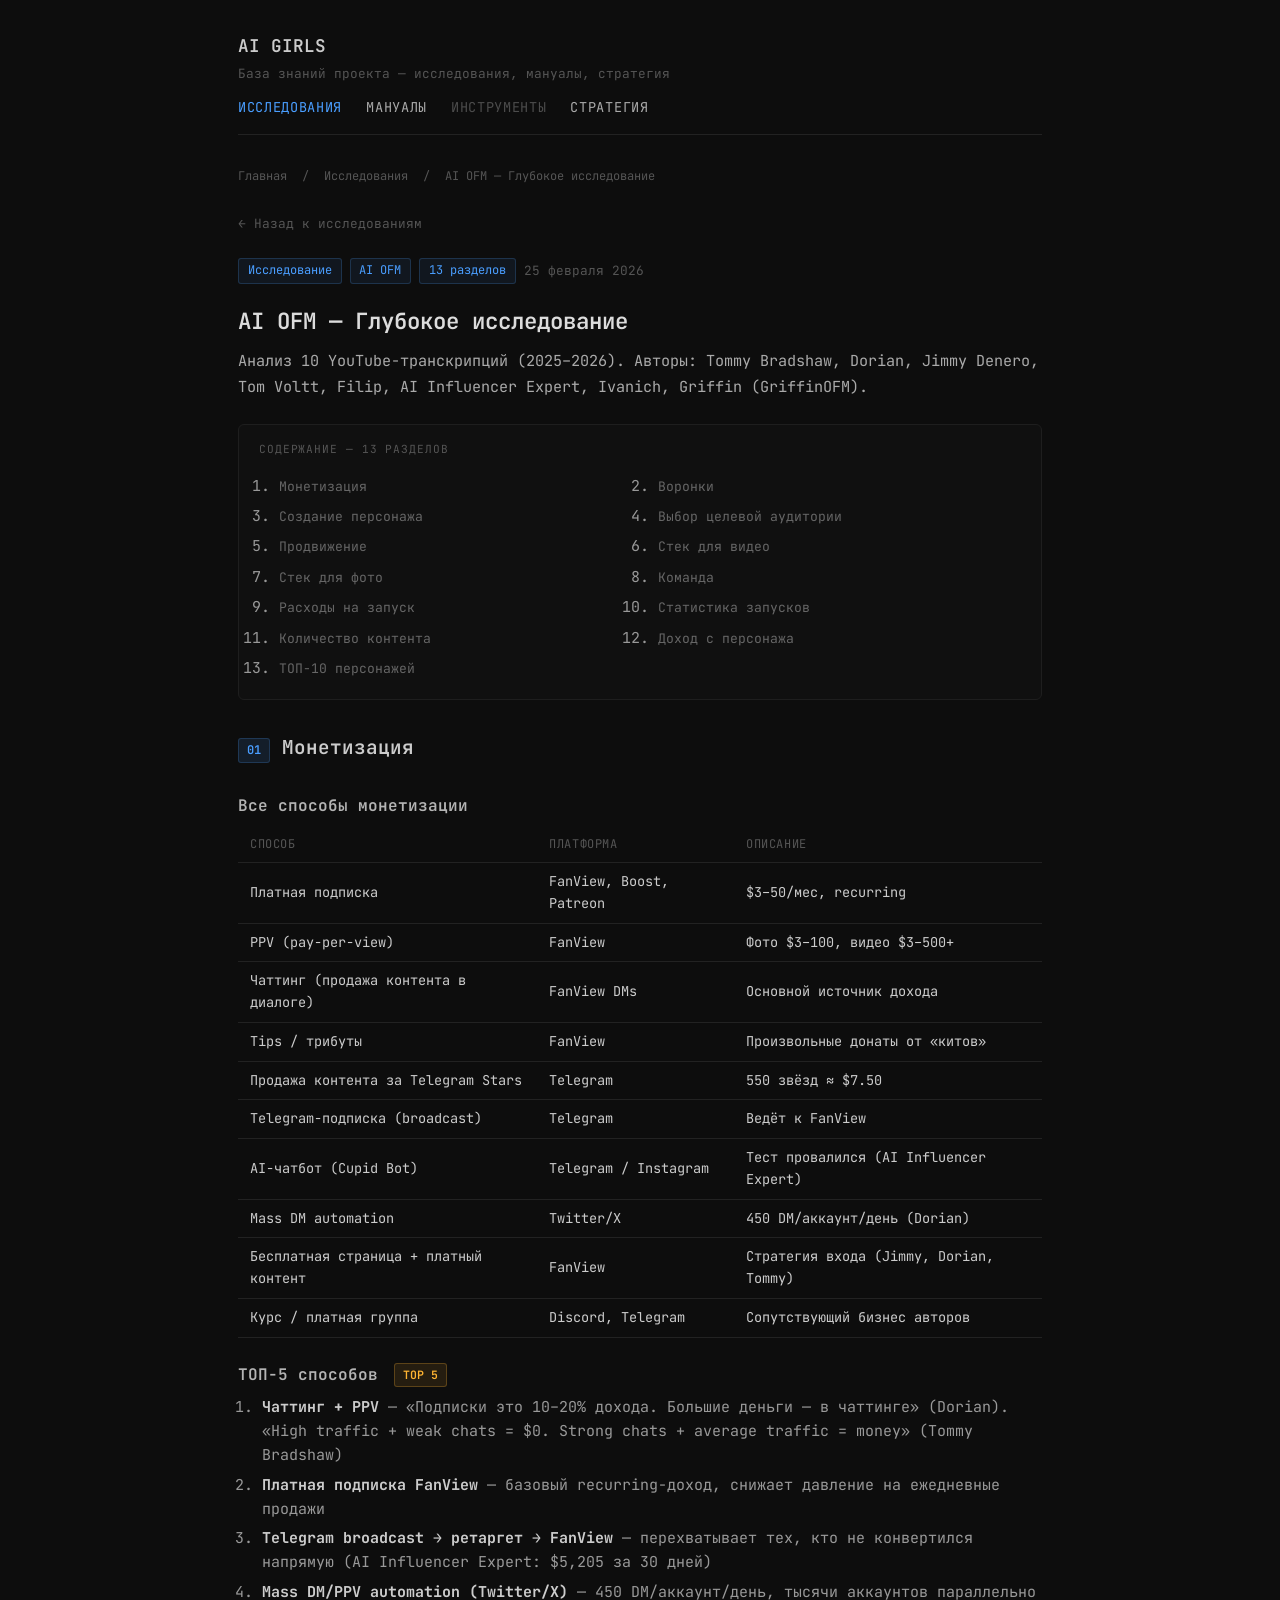
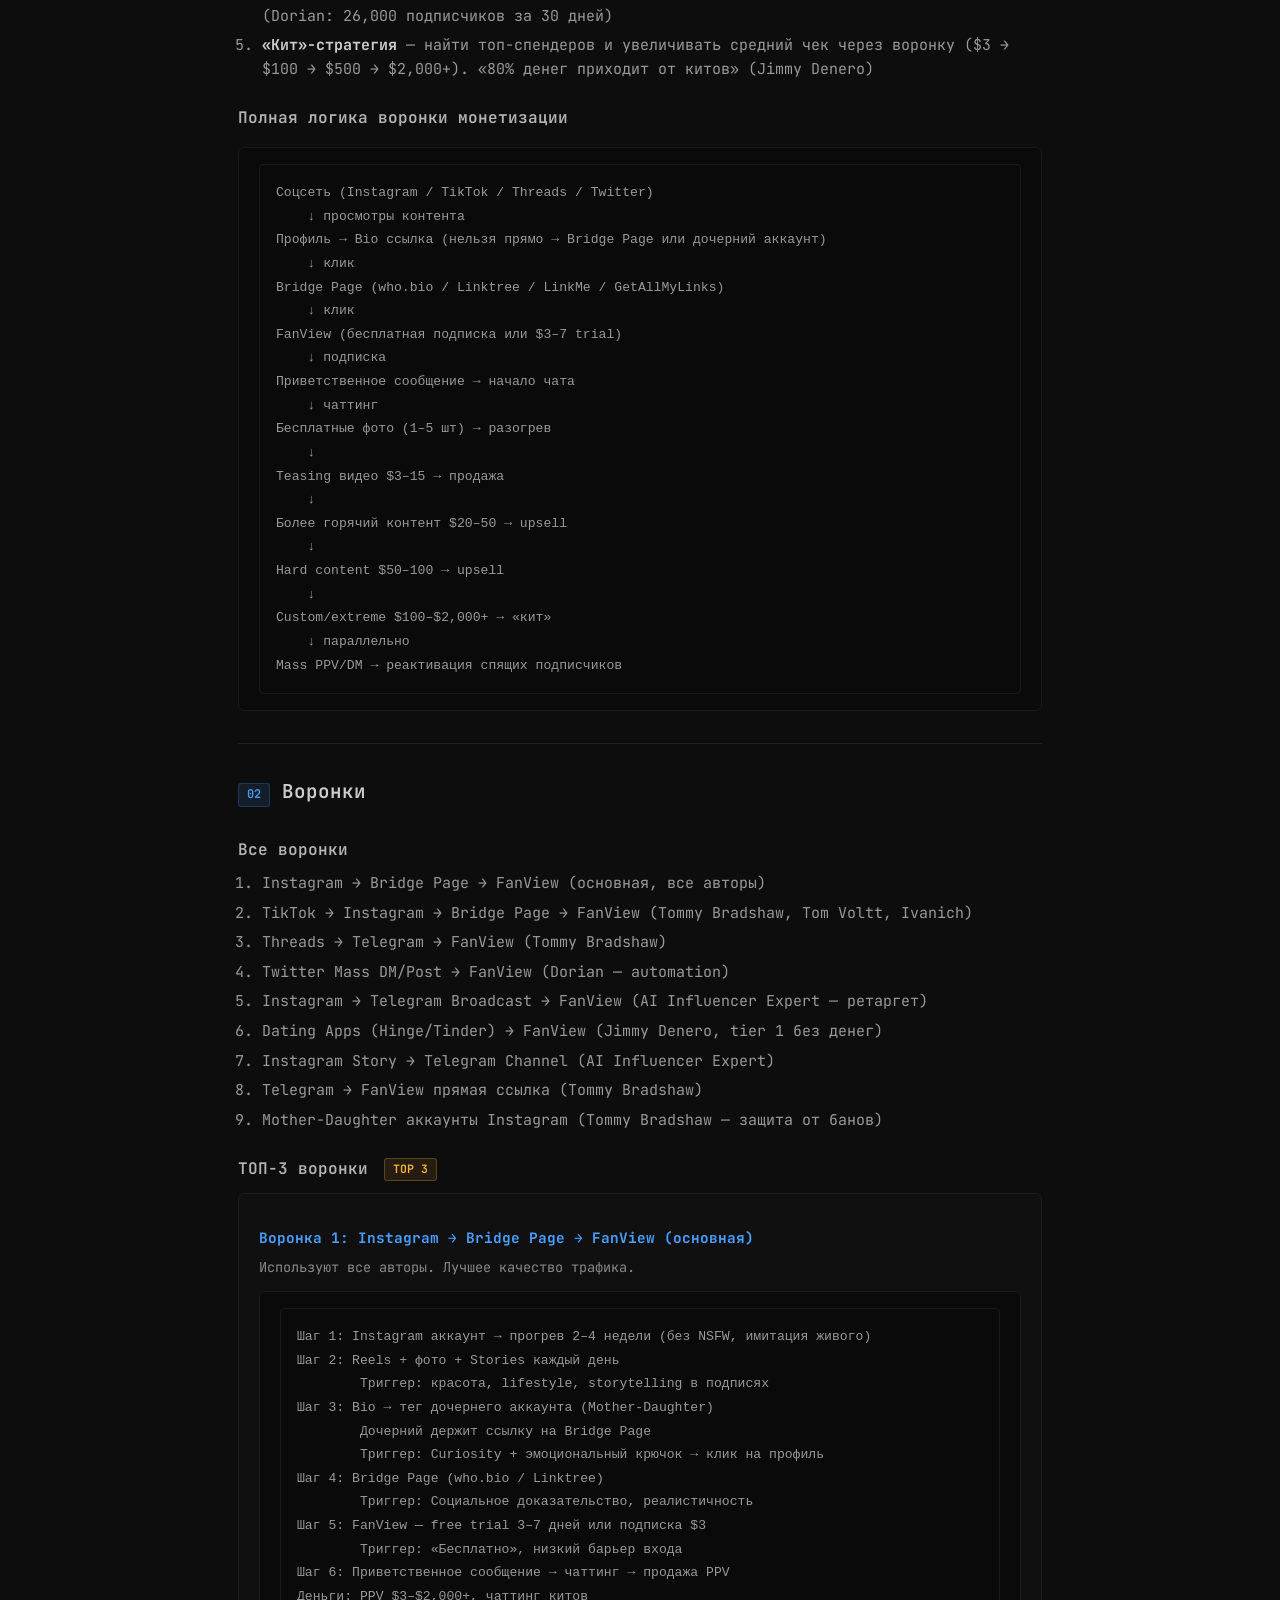
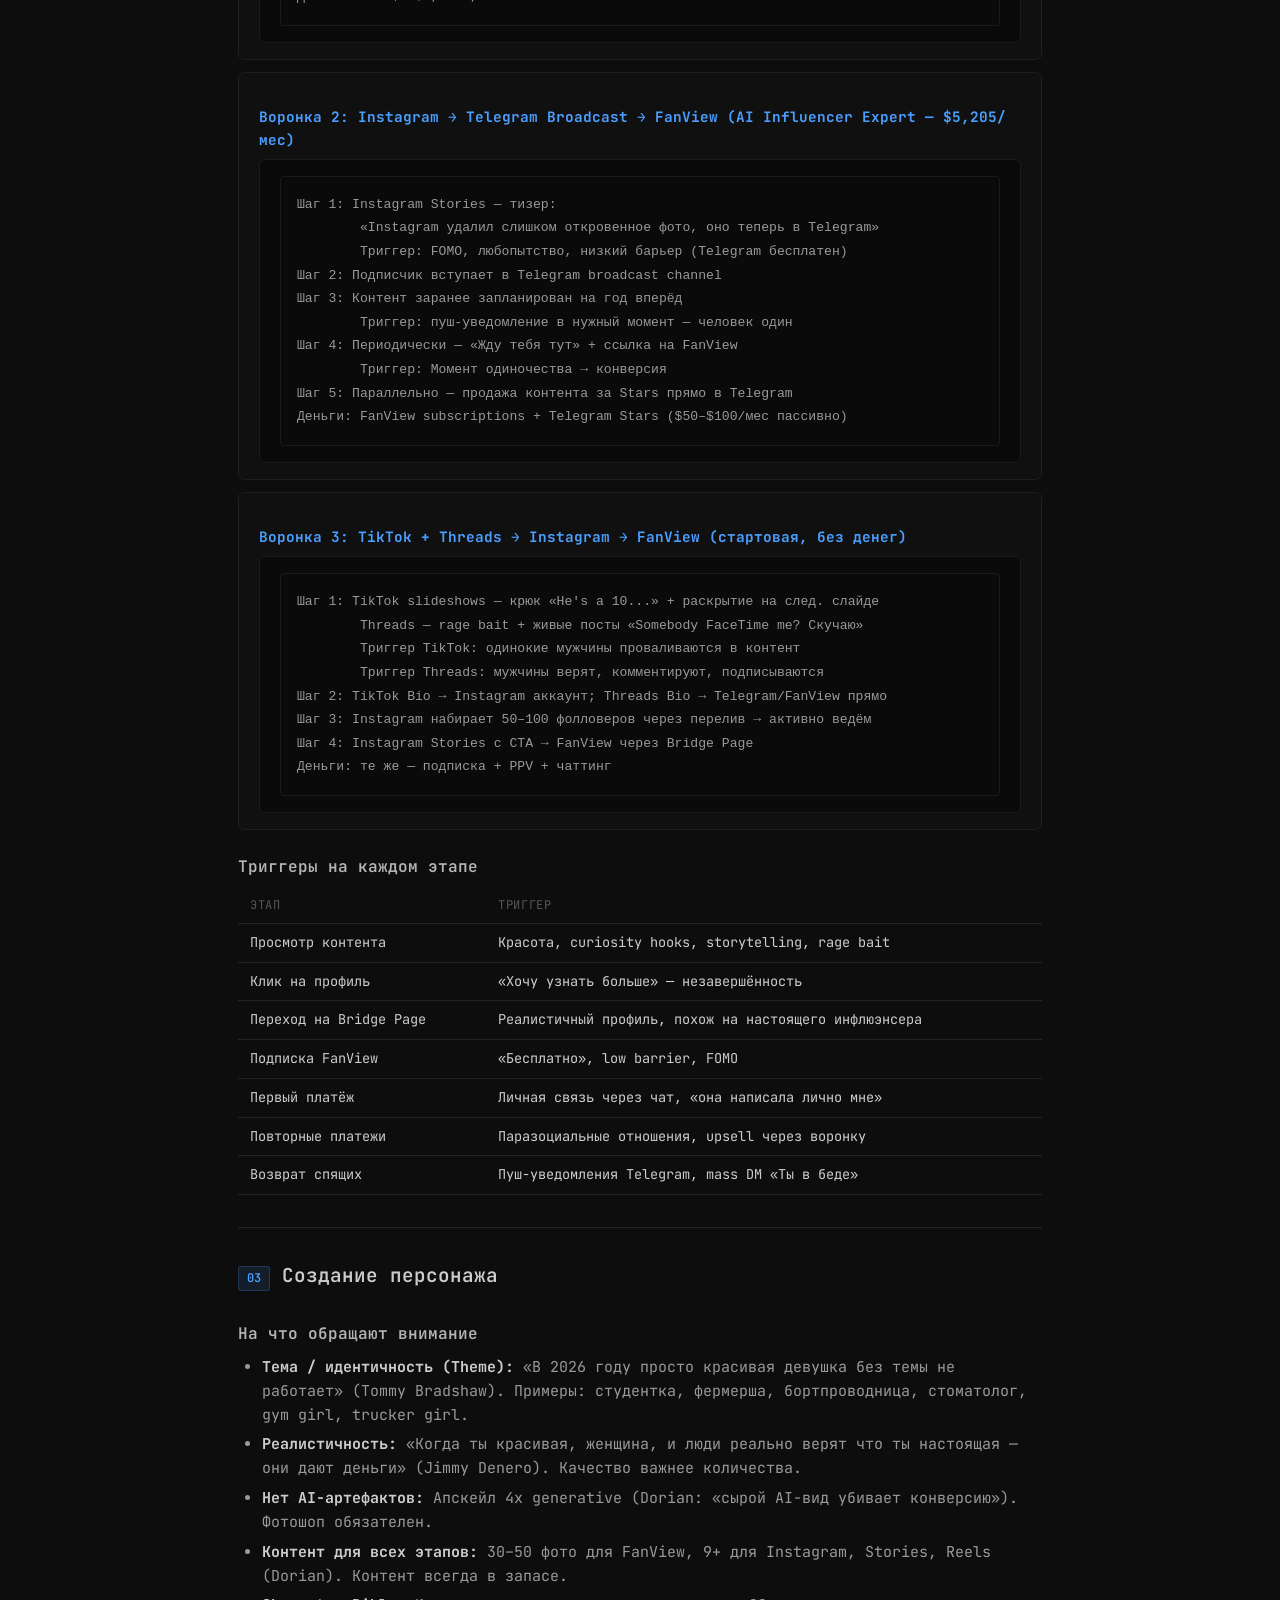
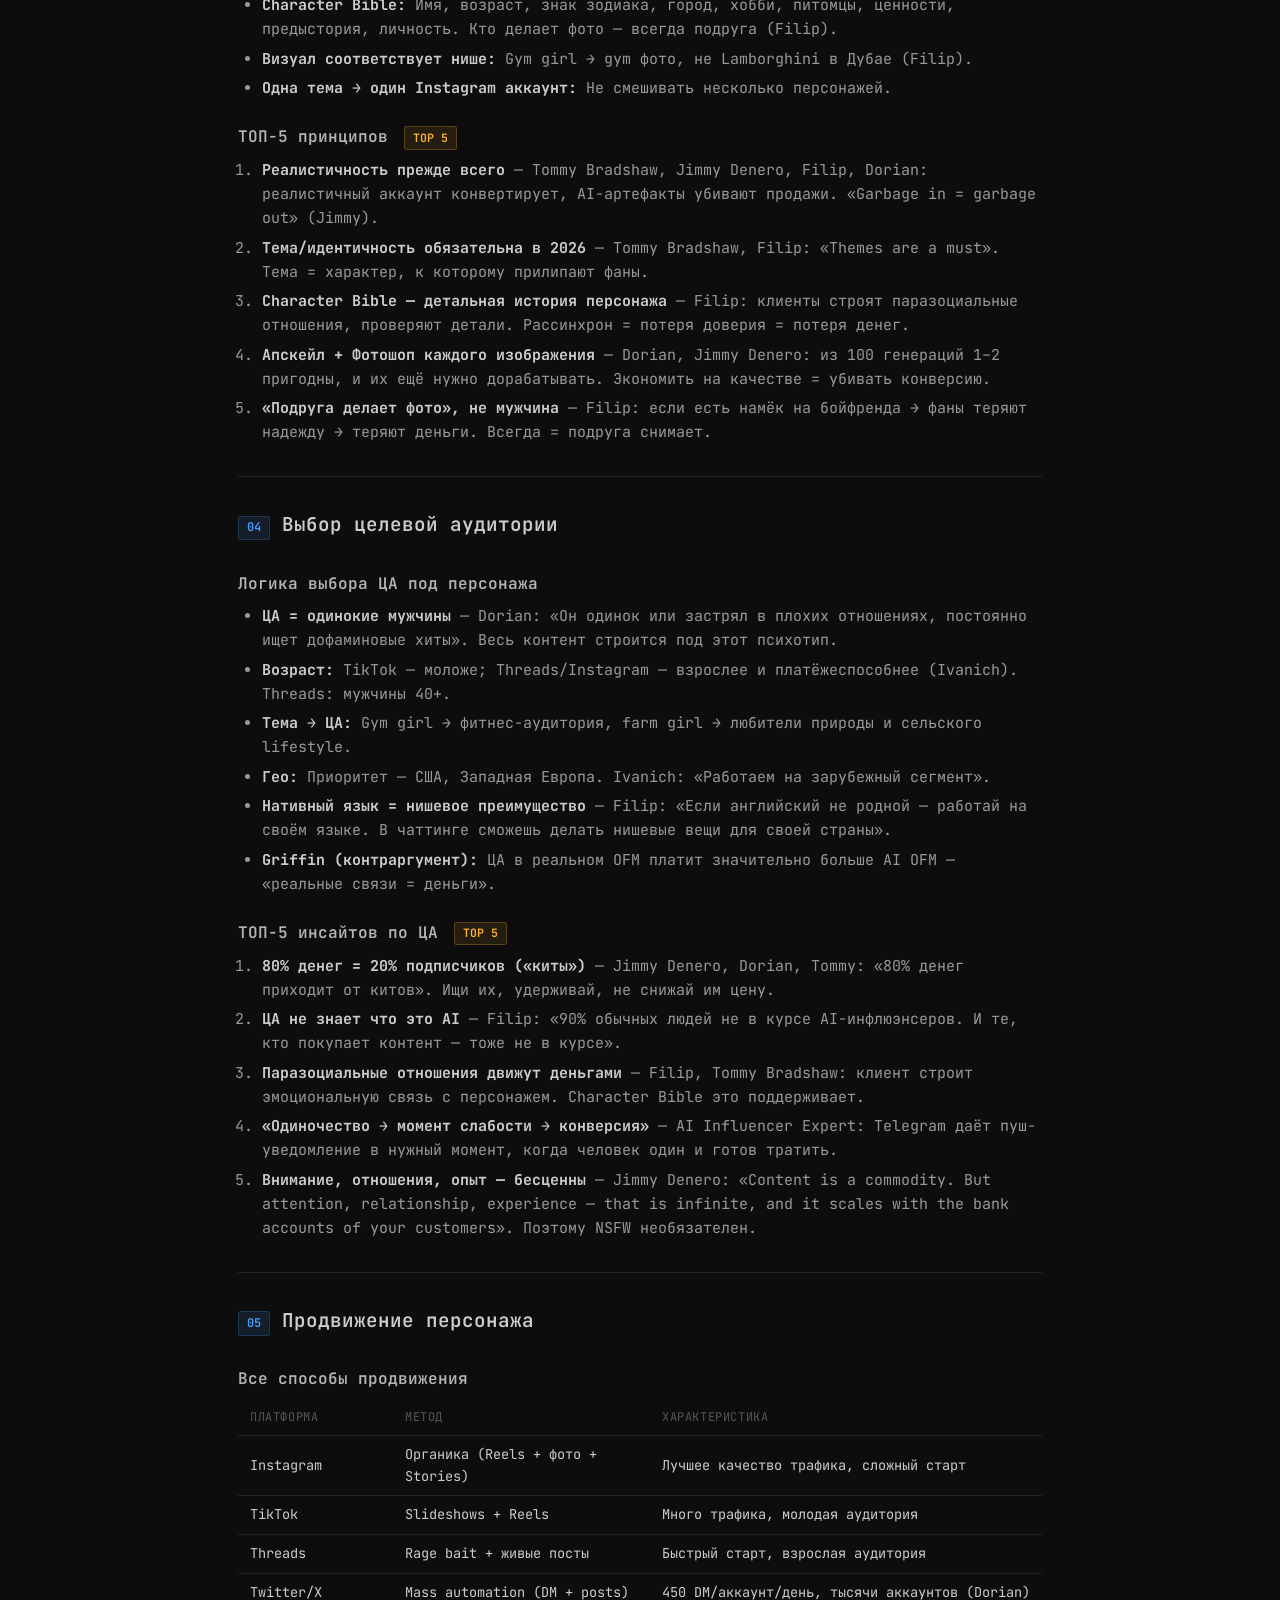
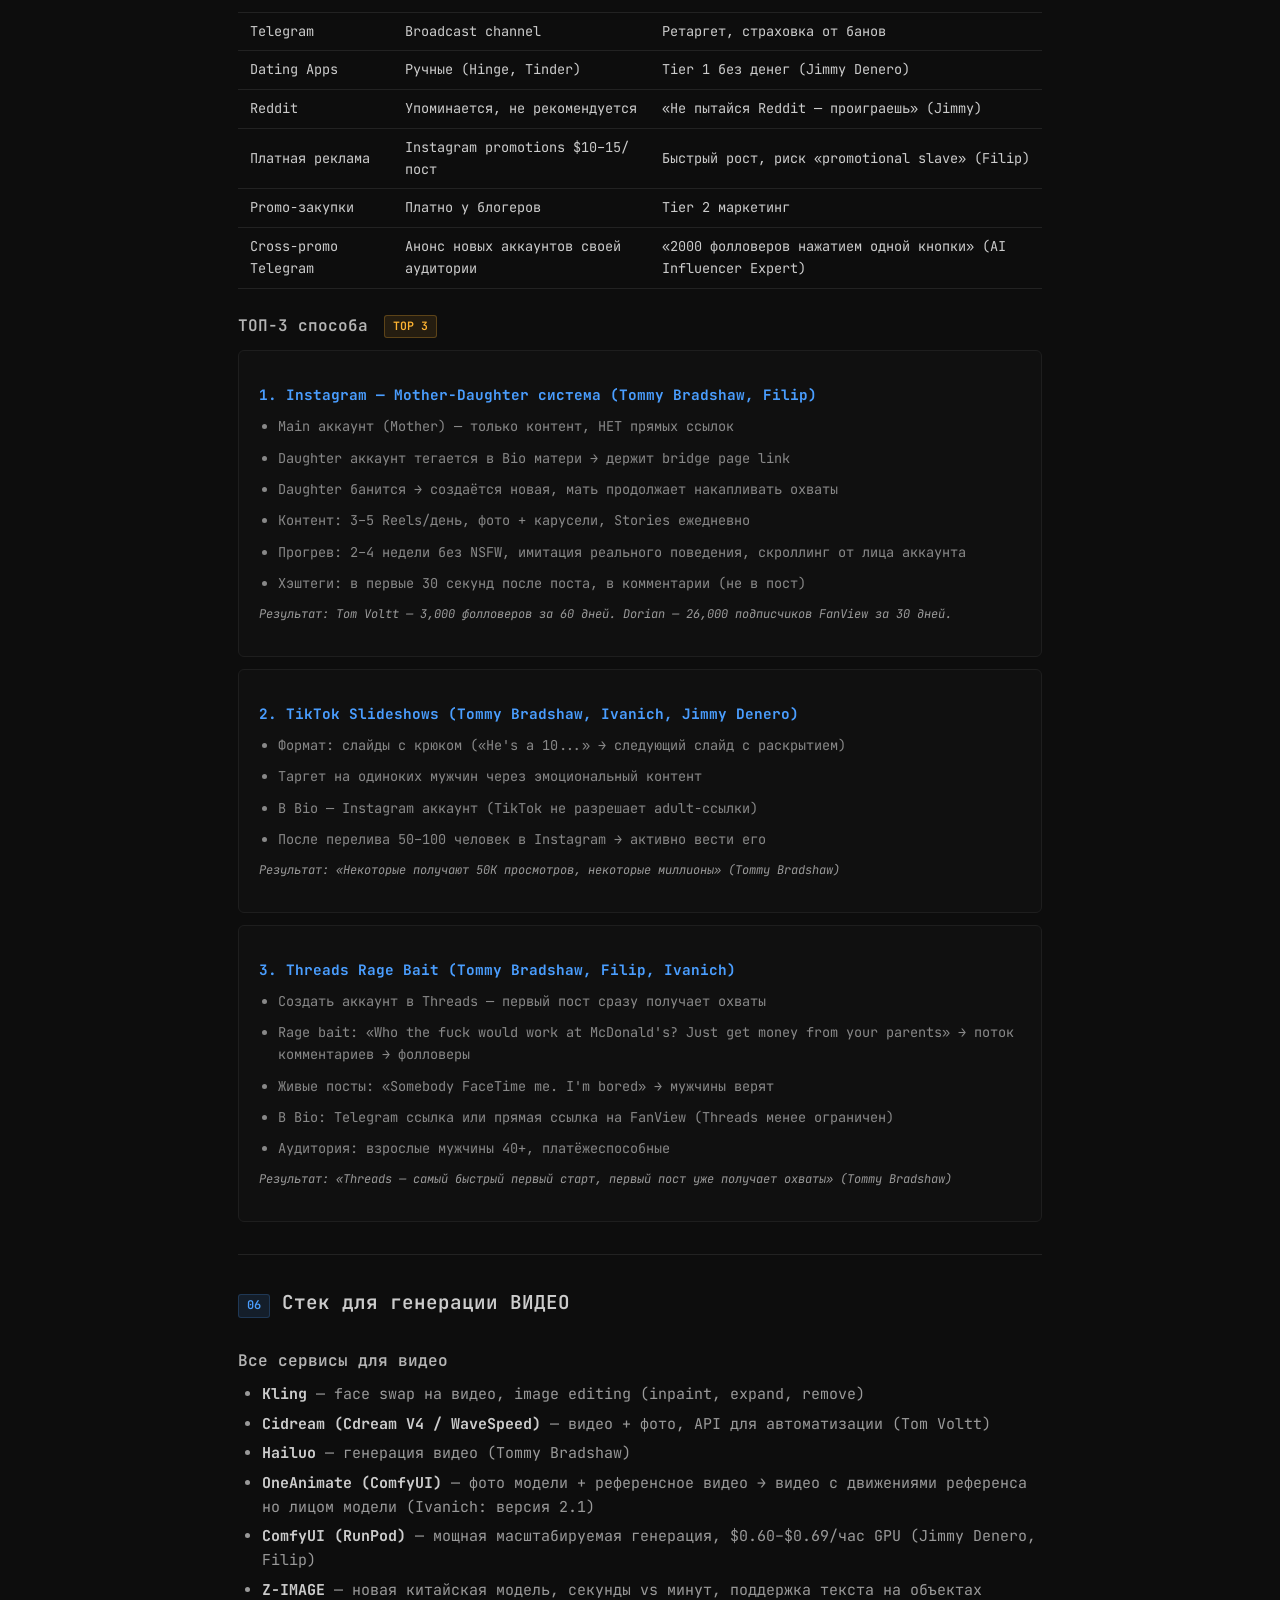
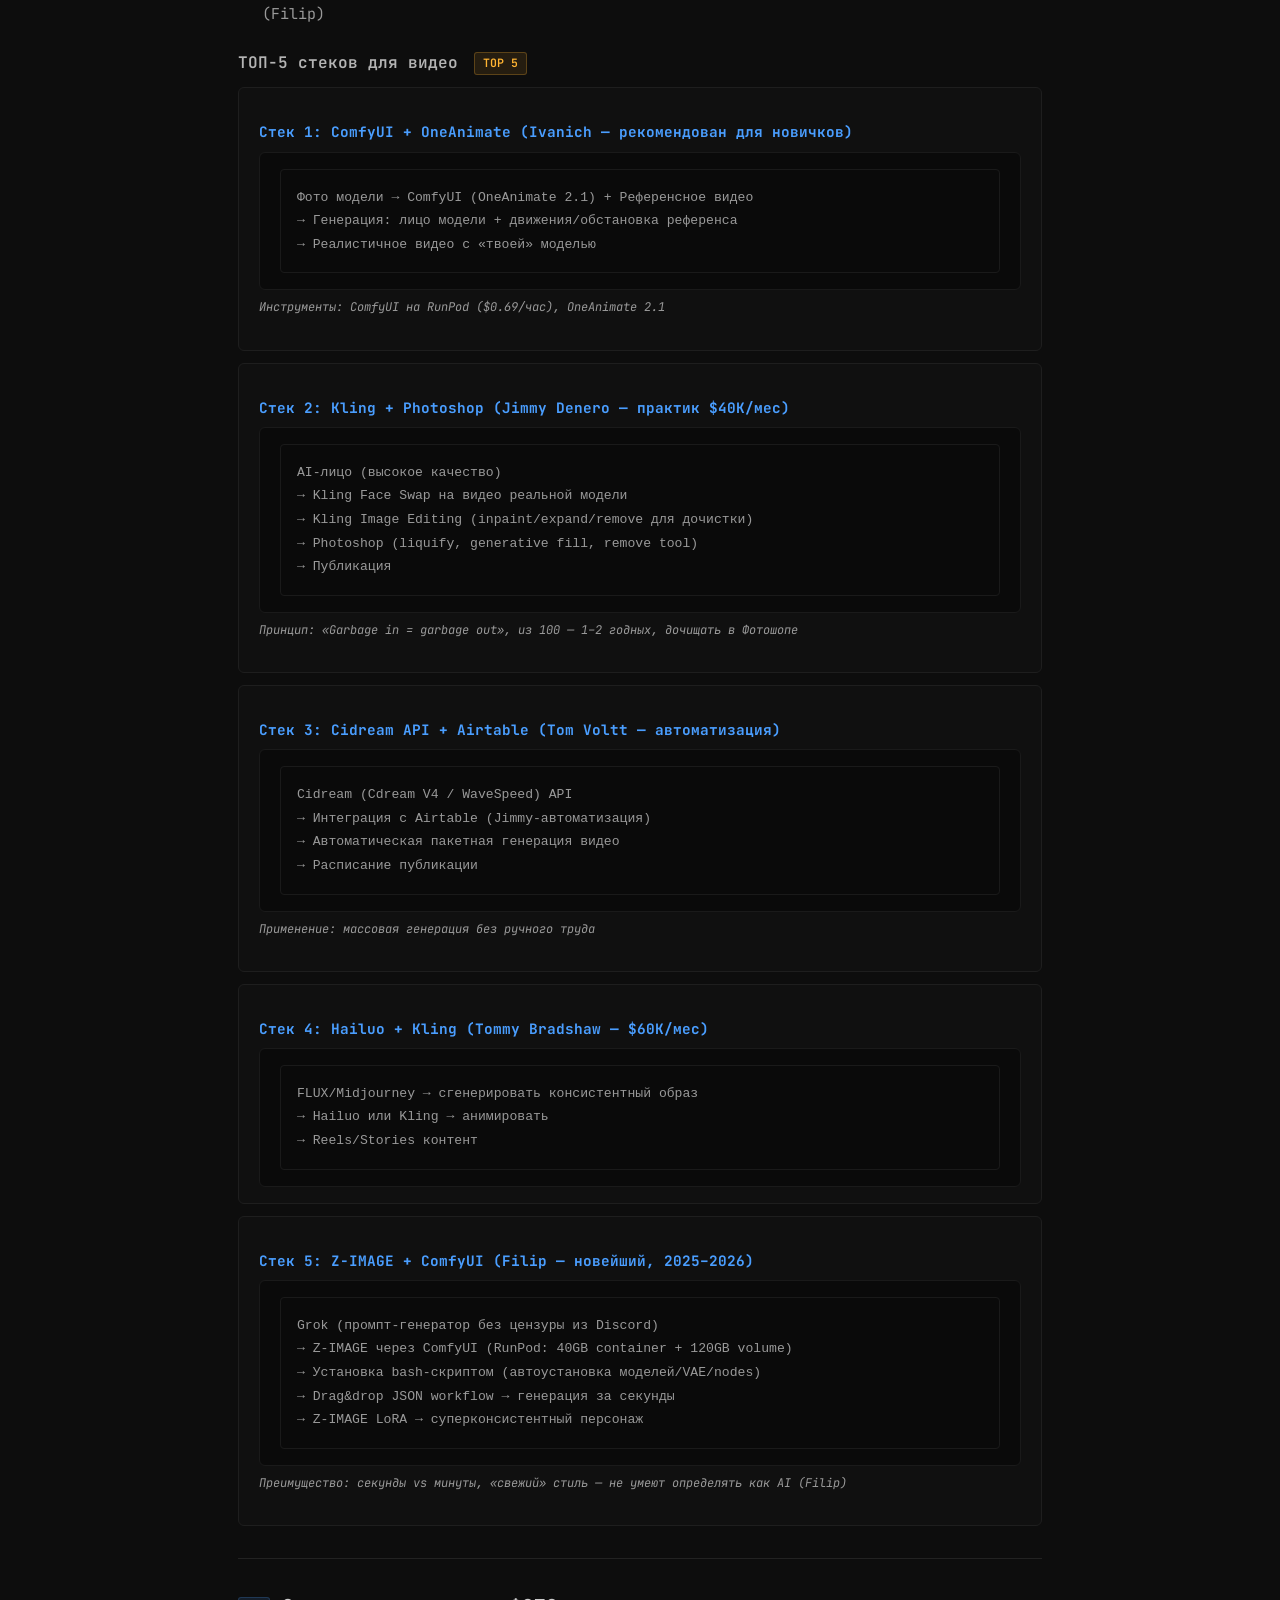
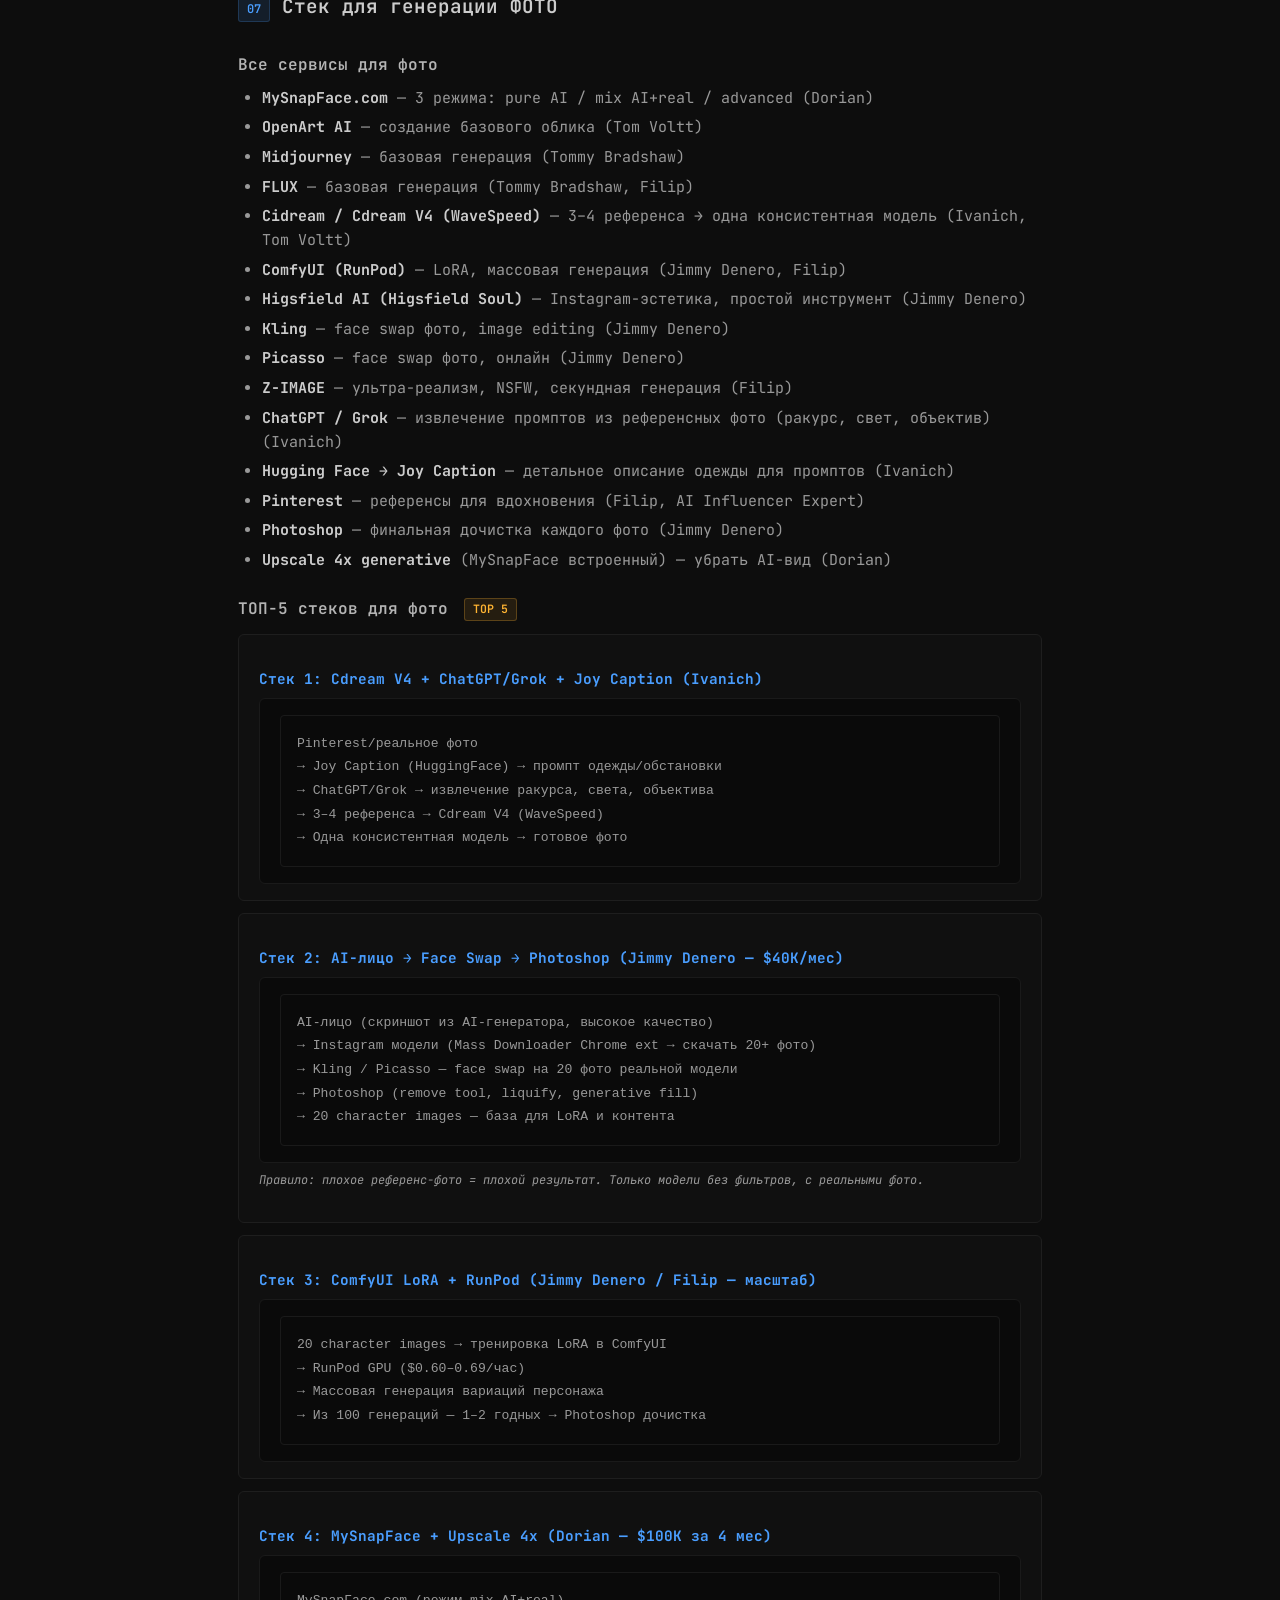
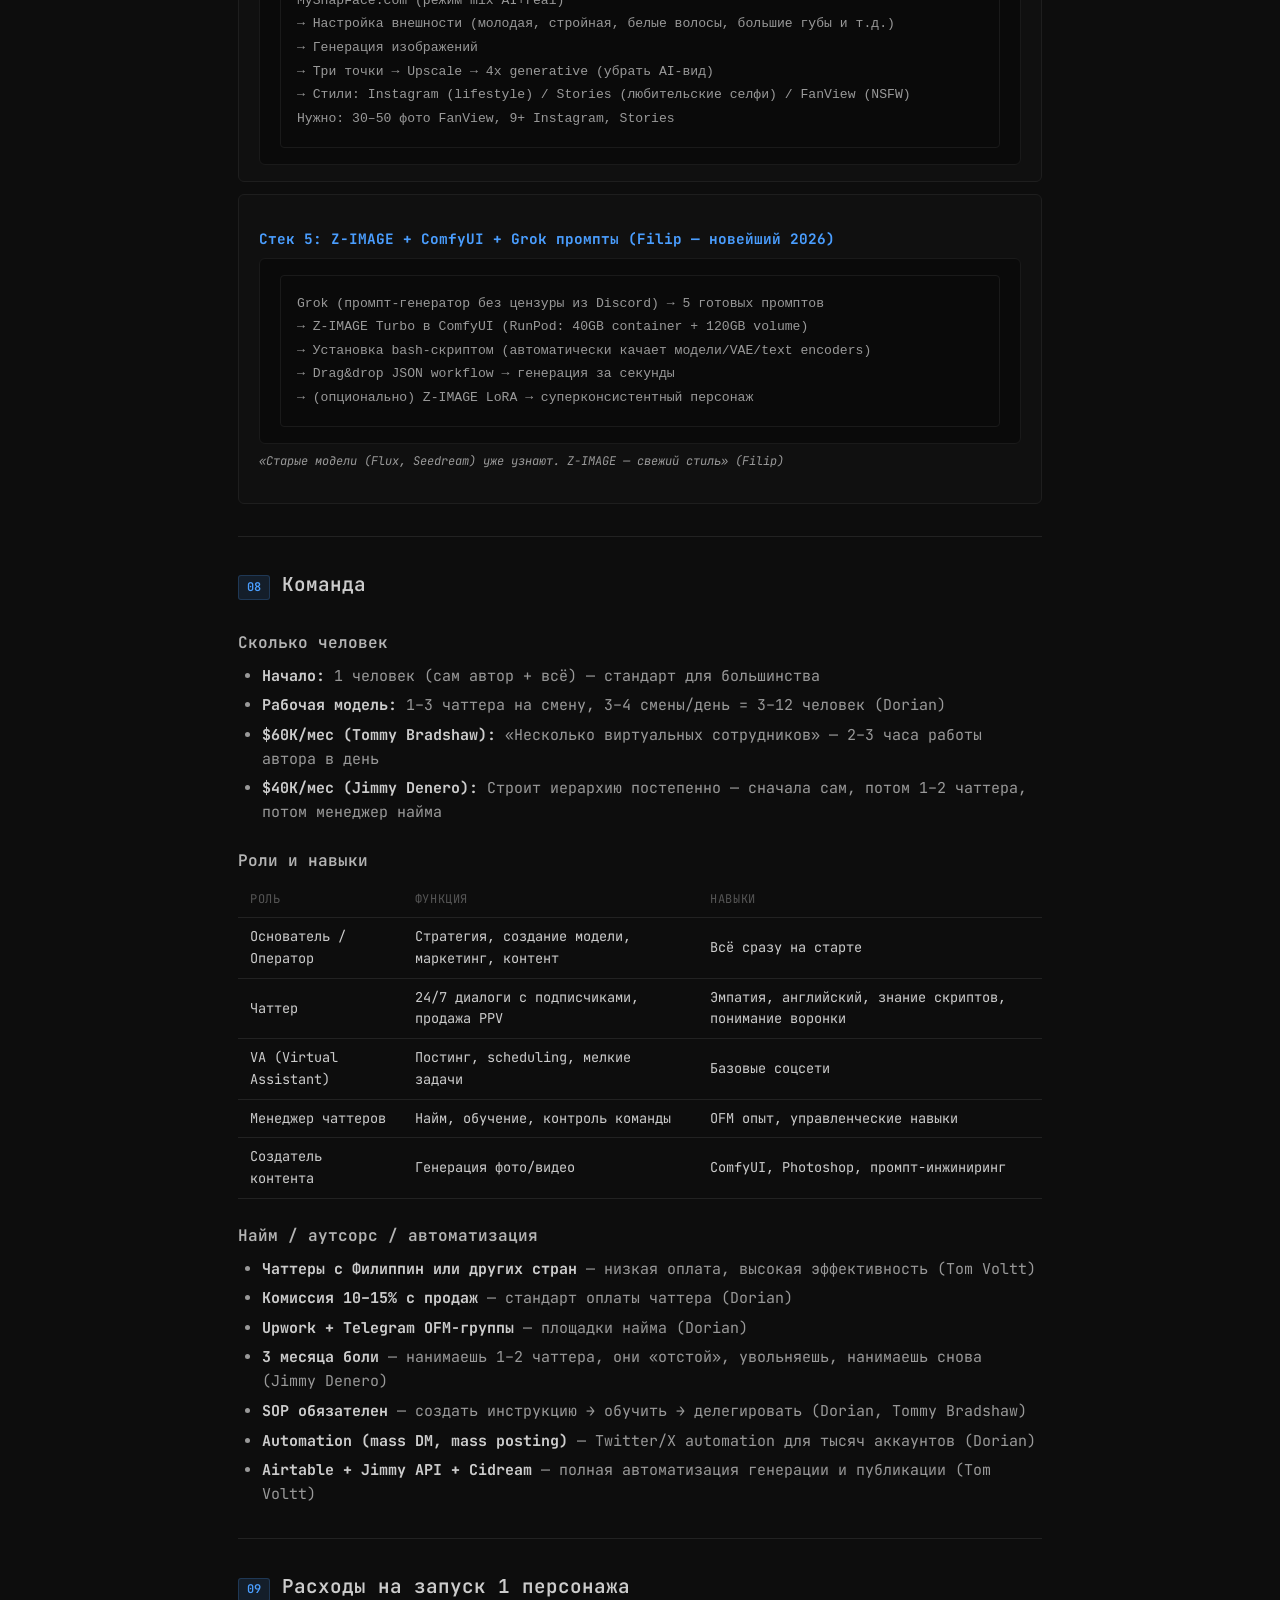
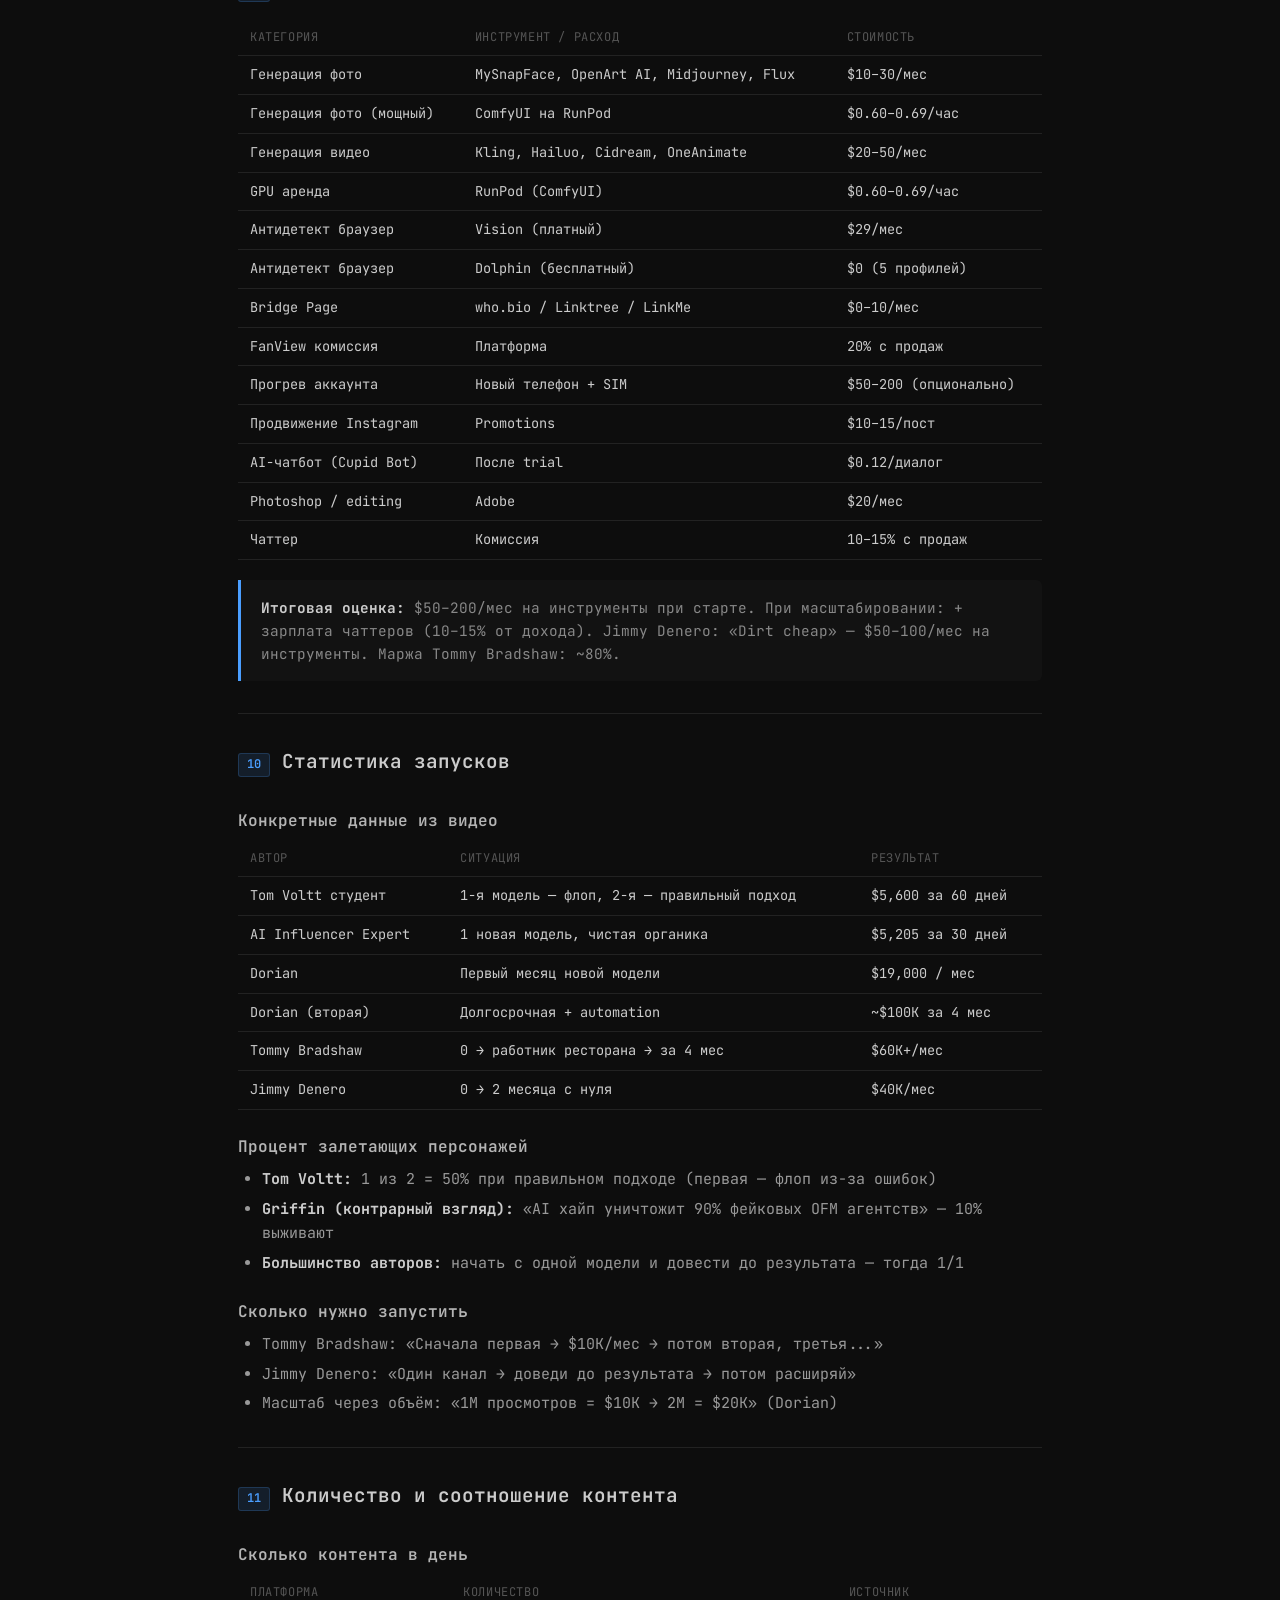
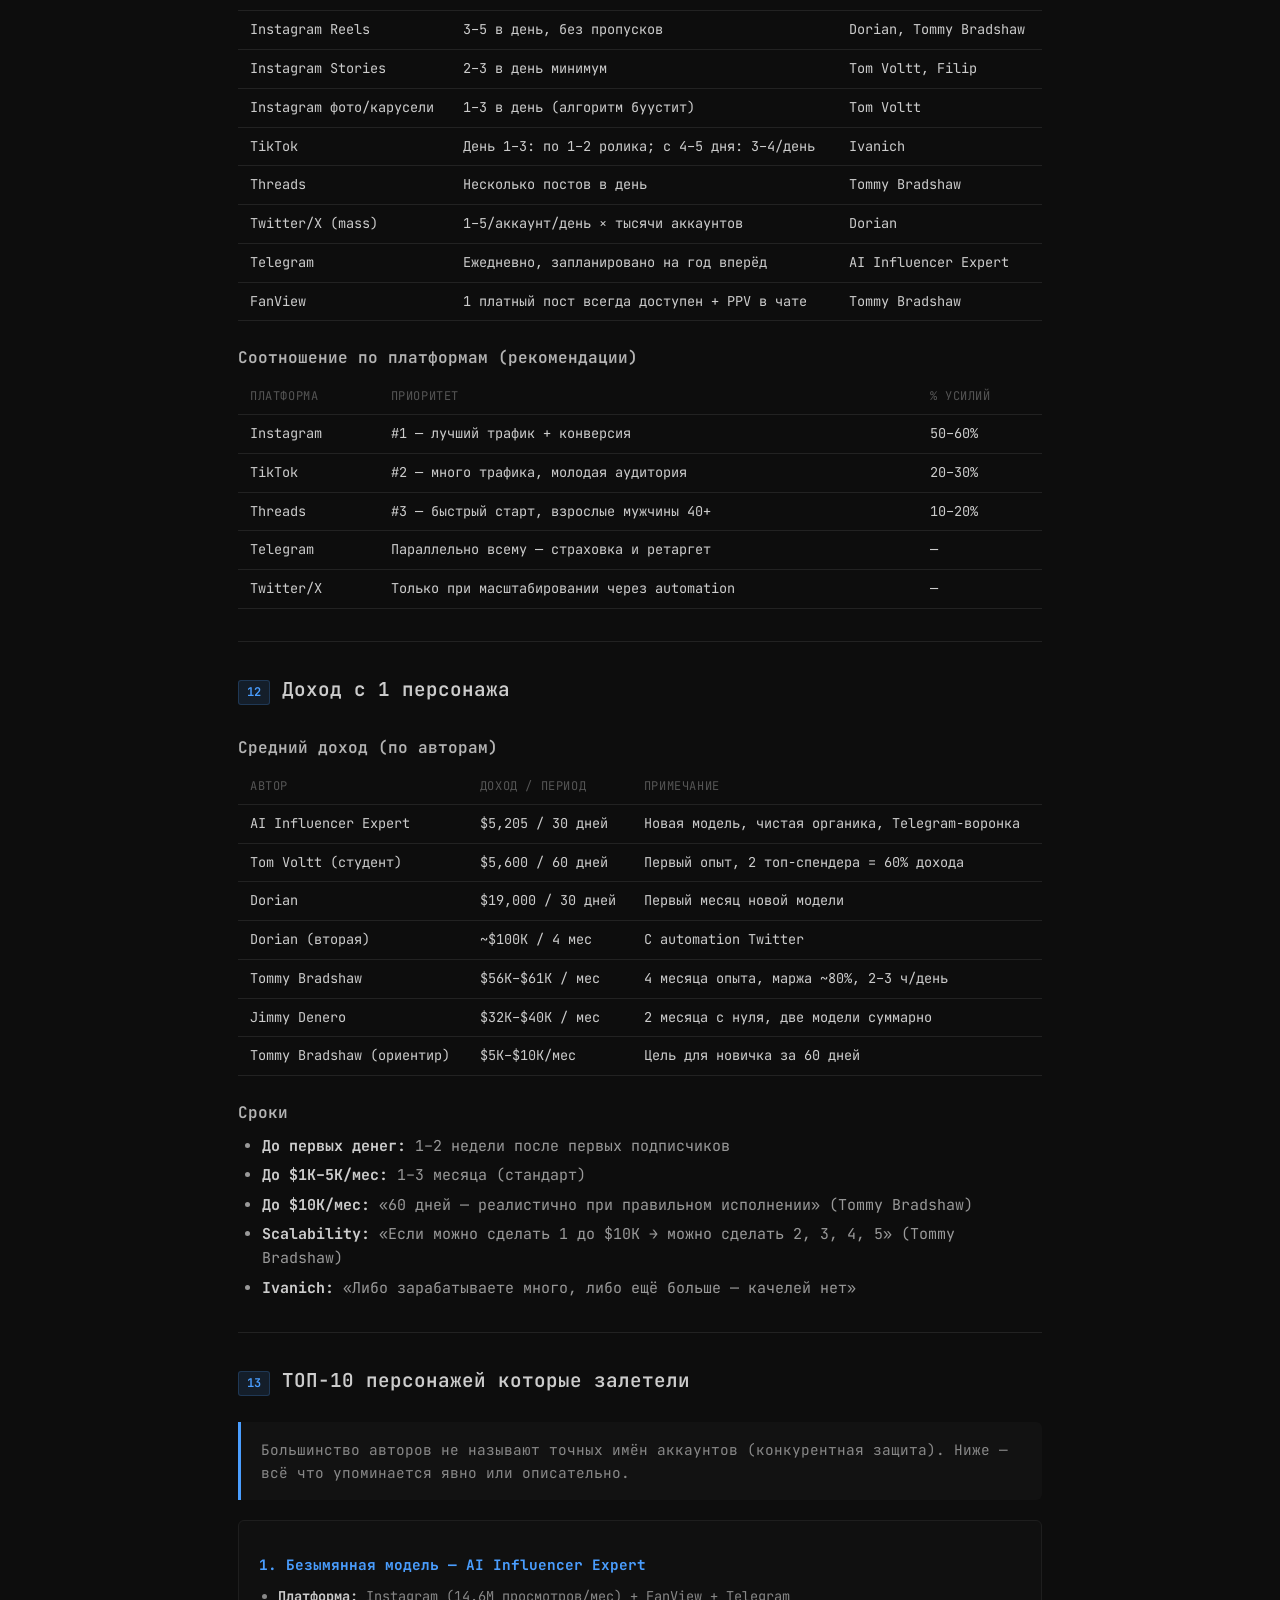
<file: research/ai-ofm-deep-research.html>
<!DOCTYPE html>
<html lang="ru">
<head>
  <meta charset="UTF-8">
  <meta name="viewport" content="width=device-width, initial-scale=1.0">
  <title>AI OFM — Глубокое исследование — AI Girls</title>
  <link rel="preconnect" href="https://fonts.googleapis.com">
  <link href="https://fonts.googleapis.com/css2?family=JetBrains+Mono:wght@400;600&display=swap" rel="stylesheet">
  <link rel="stylesheet" href="../assets/style.css">
  <style>
    .article-meta { display:flex; gap:0.5rem; flex-wrap:wrap; align-items:center; margin-bottom:1.25rem; }
    .tag { background:rgba(74,158,255,0.08); color:rgb(74,158,255); border:1px solid rgba(74,158,255,0.2); padding:0.15rem 0.55rem; border-radius:3px; font-size:0.75rem; }
    .date { color:rgb(85,85,85); font-size:0.8rem; }
    .lead { font-size:0.95rem; color:rgb(170,170,170); line-height:1.7; margin-bottom:1.5rem; }
    .callout { background:rgb(18,18,18); border-left:3px solid rgb(74,158,255); padding:1rem 1.25rem; border-radius:0 6px 6px 0; margin:1.25rem 0; font-size:0.9rem; color:rgb(136,136,136); }
    .callout strong { color:rgb(204,204,204); }
    .toc { background:rgb(16,16,16); border:1px solid rgb(30,30,30); border-radius:6px; padding:1rem 1.25rem; margin:1.5rem 0; }
    .toc-title { font-size:0.7rem; text-transform:uppercase; letter-spacing:0.08em; color:rgb(85,85,85); margin-bottom:0.75rem; }
    .toc ol { padding-left:1.25rem; margin:0; display:grid; grid-template-columns:1fr 1fr; gap:0 1rem; }
    @media(max-width:600px){ .toc ol { grid-template-columns:1fr; } }
    .toc li { padding:0.2rem 0; }
    .toc a { color:rgb(102,102,102); font-size:0.82rem; }
    .toc a:hover { color:rgb(74,158,255); }
    .section-num { display:inline-block; background:rgba(74,158,255,0.12); color:rgb(74,158,255); border:1px solid rgba(74,158,255,0.2); border-radius:3px; padding:0.1rem 0.5rem; font-size:0.75rem; margin-bottom:0.4rem; }
    .top-badge { display:inline-block; background:rgba(255,180,50,0.1); color:rgb(255,180,50); border:1px solid rgba(255,180,50,0.25); border-radius:3px; padding:0.1rem 0.5rem; font-size:0.72rem; margin-left:6px; vertical-align:middle; }
    .funnel-block { background:rgb(10,10,10); border:1px solid rgb(26,26,26); border-radius:6px; padding:1rem 1.25rem; margin:1rem 0; overflow-x:auto; }
    .funnel-block pre { margin:0; font-size:0.82rem; color:rgb(153,153,153); line-height:1.8; }
    .persona-card { background:rgb(16,16,16); border:1px solid rgb(30,30,30); border-radius:6px; padding:1rem 1.25rem; margin:0.75rem 0; }
    .persona-card h4 { color:rgb(74,158,255); font-size:0.9rem; margin-bottom:0.5rem; }
    .persona-card ul { margin:0; padding-left:1.2rem; }
    .persona-card li { font-size:0.85rem; color:rgb(136,136,136); padding:2px 0; }
    .divider { border:none; border-top:1px solid rgb(26,26,26); margin:2rem 0; }
    .sources { font-size:0.75rem; color:rgb(68,68,68); font-style:italic; margin-top:0.5rem; }
  </style>
</head>
<body>
  <div class="container">

    <header class="site-header">
      <a href="../index.html" class="logo">AI GIRLS</a>
      <div class="site-tagline">База знаний проекта — исследования, мануалы, стратегия</div>
      <nav class="site-nav">
        <a href="index.html" class="active">Исследования</a>
        <a href="../manuals/index.html">Мануалы</a>
        <a href="#" style="opacity:0.4;pointer-events:none">Инструменты</a>
        <a href="../strategy/index.html">Стратегия</a>
      </nav>
    </header>

    <main>
      <div class="breadcrumbs">
        <a href="../index.html">Главная</a>
        <span class="sep">/</span>
        <a href="index.html">Исследования</a>
        <span class="sep">/</span>
        <span>AI OFM — Глубокое исследование</span>
      </div>

      <a href="index.html" class="back-btn">← Назад к исследованиям</a>

      <article>
        <div class="article-meta">
          <span class="tag">Исследование</span>
          <span class="tag">AI OFM</span>
          <span class="tag">13 разделов</span>
          <span class="date">25 февраля 2026</span>
        </div>

        <h1 style="font-size:1.4rem;color:rgb(220,220,220);margin-bottom:0.5rem;">AI OFM — Глубокое исследование</h1>
        <p class="lead">Анализ 10 YouTube-транскрипций (2025–2026). Авторы: Tommy Bradshaw, Dorian, Jimmy Denero, Tom Voltt, Filip, AI Influencer Expert, Ivanich, Griffin (GriffinOFM).</p>

        <div class="toc">
          <div class="toc-title">Содержание — 13 разделов</div>
          <ol>
            <li><a href="#s1">Монетизация</a></li>
            <li><a href="#s2">Воронки</a></li>
            <li><a href="#s3">Создание персонажа</a></li>
            <li><a href="#s4">Выбор целевой аудитории</a></li>
            <li><a href="#s5">Продвижение</a></li>
            <li><a href="#s6">Стек для видео</a></li>
            <li><a href="#s7">Стек для фото</a></li>
            <li><a href="#s8">Команда</a></li>
            <li><a href="#s9">Расходы на запуск</a></li>
            <li><a href="#s10">Статистика запусков</a></li>
            <li><a href="#s11">Количество контента</a></li>
            <li><a href="#s12">Доход с персонажа</a></li>
            <li><a href="#s13">ТОП-10 персонажей</a></li>
          </ol>
        </div>

        <div class="content-body">

          <!-- 1. Монетизация -->
          <h2 id="s1"><span class="section-num">01</span> Монетизация</h2>

          <h3>Все способы монетизации</h3>
          <table>
            <thead><tr><th>Способ</th><th>Платформа</th><th>Описание</th></tr></thead>
            <tbody>
              <tr><td>Платная подписка</td><td>FanView, Boost, Patreon</td><td>$3–50/мес, recurring</td></tr>
              <tr><td>PPV (pay-per-view)</td><td>FanView</td><td>Фото $3–100, видео $3–500+</td></tr>
              <tr><td>Чаттинг (продажа контента в диалоге)</td><td>FanView DMs</td><td>Основной источник дохода</td></tr>
              <tr><td>Tips / трибуты</td><td>FanView</td><td>Произвольные донаты от «китов»</td></tr>
              <tr><td>Продажа контента за Telegram Stars</td><td>Telegram</td><td>550 звёзд ≈ $7.50</td></tr>
              <tr><td>Telegram-подписка (broadcast)</td><td>Telegram</td><td>Ведёт к FanView</td></tr>
              <tr><td>AI-чатбот (Cupid Bot)</td><td>Telegram / Instagram</td><td>Тест провалился (AI Influencer Expert)</td></tr>
              <tr><td>Mass DM automation</td><td>Twitter/X</td><td>450 DM/аккаунт/день (Dorian)</td></tr>
              <tr><td>Бесплатная страница + платный контент</td><td>FanView</td><td>Стратегия входа (Jimmy, Dorian, Tommy)</td></tr>
              <tr><td>Курс / платная группа</td><td>Discord, Telegram</td><td>Сопутствующий бизнес авторов</td></tr>
            </tbody>
          </table>

          <h3>ТОП-5 способов <span class="top-badge">TOP 5</span></h3>
          <ol>
            <li><strong>Чаттинг + PPV</strong> — «Подписки это 10–20% дохода. Большие деньги — в чаттинге» (Dorian). «High traffic + weak chats = $0. Strong chats + average traffic = money» (Tommy Bradshaw)</li>
            <li><strong>Платная подписка FanView</strong> — базовый recurring-доход, снижает давление на ежедневные продажи</li>
            <li><strong>Telegram broadcast → ретаргет → FanView</strong> — перехватывает тех, кто не конвертился напрямую (AI Influencer Expert: $5,205 за 30 дней)</li>
            <li><strong>Mass DM/PPV automation (Twitter/X)</strong> — 450 DM/аккаунт/день, тысячи аккаунтов параллельно (Dorian: 26,000 подписчиков за 30 дней)</li>
            <li><strong>«Кит»-стратегия</strong> — найти топ-спендеров и увеличивать средний чек через воронку ($3 → $100 → $500 → $2,000+). «80% денег приходит от китов» (Jimmy Denero)</li>
          </ol>

          <h3>Полная логика воронки монетизации</h3>
          <div class="funnel-block">
            <pre>Соцсеть (Instagram / TikTok / Threads / Twitter)
    ↓ просмотры контента
Профиль → Bio ссылка (нельзя прямо → Bridge Page или дочерний аккаунт)
    ↓ клик
Bridge Page (who.bio / Linktree / LinkMe / GetAllMyLinks)
    ↓ клик
FanView (бесплатная подписка или $3–7 trial)
    ↓ подписка
Приветственное сообщение → начало чата
    ↓ чаттинг
Бесплатные фото (1–5 шт) → разогрев
    ↓
Teasing видео $3–15 → продажа
    ↓
Более горячий контент $20–50 → upsell
    ↓
Hard content $50–100 → upsell
    ↓
Custom/extreme $100–$2,000+ → «кит»
    ↓ параллельно
Mass PPV/DM → реактивация спящих подписчиков</pre>
          </div>

          <hr class="divider">

          <!-- 2. Воронки -->
          <h2 id="s2"><span class="section-num">02</span> Воронки</h2>

          <h3>Все воронки</h3>
          <ol>
            <li>Instagram → Bridge Page → FanView (основная, все авторы)</li>
            <li>TikTok → Instagram → Bridge Page → FanView (Tommy Bradshaw, Tom Voltt, Ivanich)</li>
            <li>Threads → Telegram → FanView (Tommy Bradshaw)</li>
            <li>Twitter Mass DM/Post → FanView (Dorian — automation)</li>
            <li>Instagram → Telegram Broadcast → FanView (AI Influencer Expert — ретаргет)</li>
            <li>Dating Apps (Hinge/Tinder) → FanView (Jimmy Denero, tier 1 без денег)</li>
            <li>Instagram Story → Telegram Channel (AI Influencer Expert)</li>
            <li>Telegram → FanView прямая ссылка (Tommy Bradshaw)</li>
            <li>Mother-Daughter аккаунты Instagram (Tommy Bradshaw — защита от банов)</li>
          </ol>

          <h3>ТОП-3 воронки <span class="top-badge">TOP 3</span></h3>

          <div class="persona-card">
            <h4>Воронка 1: Instagram → Bridge Page → FanView (основная)</h4>
            <p style="font-size:0.85rem;color:rgb(136,136,136);margin-bottom:0.75rem;">Используют все авторы. Лучшее качество трафика.</p>
            <div class="funnel-block" style="margin:0">
              <pre>Шаг 1: Instagram аккаунт → прогрев 2–4 недели (без NSFW, имитация живого)
Шаг 2: Reels + фото + Stories каждый день
        Триггер: красота, lifestyle, storytelling в подписях
Шаг 3: Bio → тег дочернего аккаунта (Mother-Daughter)
        Дочерний держит ссылку на Bridge Page
        Триггер: Curiosity + эмоциональный крючок → клик на профиль
Шаг 4: Bridge Page (who.bio / Linktree)
        Триггер: Социальное доказательство, реалистичность
Шаг 5: FanView — free trial 3–7 дней или подписка $3
        Триггер: «Бесплатно», низкий барьер входа
Шаг 6: Приветственное сообщение → чаттинг → продажа PPV
Деньги: PPV $3–$2,000+, чаттинг китов</pre>
            </div>
          </div>

          <div class="persona-card">
            <h4>Воронка 2: Instagram → Telegram Broadcast → FanView (AI Influencer Expert — $5,205/мес)</h4>
            <div class="funnel-block" style="margin:0">
              <pre>Шаг 1: Instagram Stories — тизер:
        «Instagram удалил слишком откровенное фото, оно теперь в Telegram»
        Триггер: FOMO, любопытство, низкий барьер (Telegram бесплатен)
Шаг 2: Подписчик вступает в Telegram broadcast channel
Шаг 3: Контент заранее запланирован на год вперёд
        Триггер: пуш-уведомление в нужный момент — человек один
Шаг 4: Периодически — «Жду тебя тут» + ссылка на FanView
        Триггер: Момент одиночества → конверсия
Шаг 5: Параллельно — продажа контента за Stars прямо в Telegram
Деньги: FanView subscriptions + Telegram Stars ($50–$100/мес пассивно)</pre>
            </div>
          </div>

          <div class="persona-card">
            <h4>Воронка 3: TikTok + Threads → Instagram → FanView (стартовая, без денег)</h4>
            <div class="funnel-block" style="margin:0">
              <pre>Шаг 1: TikTok slideshows — крюк «He's a 10...» + раскрытие на след. слайде
        Threads — rage bait + живые посты «Somebody FaceTime me? Скучаю»
        Триггер TikTok: одинокие мужчины проваливаются в контент
        Триггер Threads: мужчины верят, комментируют, подписываются
Шаг 2: TikTok Bio → Instagram аккаунт; Threads Bio → Telegram/FanView прямо
Шаг 3: Instagram набирает 50–100 фолловеров через перелив → активно ведём
Шаг 4: Instagram Stories с CTA → FanView через Bridge Page
Деньги: те же — подписка + PPV + чаттинг</pre>
            </div>
          </div>

          <h3>Триггеры на каждом этапе</h3>
          <table>
            <thead><tr><th>Этап</th><th>Триггер</th></tr></thead>
            <tbody>
              <tr><td>Просмотр контента</td><td>Красота, curiosity hooks, storytelling, rage bait</td></tr>
              <tr><td>Клик на профиль</td><td>«Хочу узнать больше» — незавершённость</td></tr>
              <tr><td>Переход на Bridge Page</td><td>Реалистичный профиль, похож на настоящего инфлюэнсера</td></tr>
              <tr><td>Подписка FanView</td><td>«Бесплатно», low barrier, FOMO</td></tr>
              <tr><td>Первый платёж</td><td>Личная связь через чат, «она написала лично мне»</td></tr>
              <tr><td>Повторные платежи</td><td>Паразоциальные отношения, upsell через воронку</td></tr>
              <tr><td>Возврат спящих</td><td>Пуш-уведомления Telegram, mass DM «Ты в беде»</td></tr>
            </tbody>
          </table>

          <hr class="divider">

          <!-- 3. Создание персонажа -->
          <h2 id="s3"><span class="section-num">03</span> Создание персонажа</h2>

          <h3>На что обращают внимание</h3>
          <ul>
            <li><strong>Тема / идентичность (Theme):</strong> «В 2026 году просто красивая девушка без темы не работает» (Tommy Bradshaw). Примеры: студентка, фермерша, бортпроводница, стоматолог, gym girl, trucker girl.</li>
            <li><strong>Реалистичность:</strong> «Когда ты красивая, женщина, и люди реально верят что ты настоящая — они дают деньги» (Jimmy Denero). Качество важнее количества.</li>
            <li><strong>Нет AI-артефактов:</strong> Апскейл 4x generative (Dorian: «сырой AI-вид убивает конверсию»). Фотошоп обязателен.</li>
            <li><strong>Контент для всех этапов:</strong> 30–50 фото для FanView, 9+ для Instagram, Stories, Reels (Dorian). Контент всегда в запасе.</li>
            <li><strong>Character Bible:</strong> Имя, возраст, знак зодиака, город, хобби, питомцы, ценности, предыстория, личность. Кто делает фото — всегда подруга (Filip).</li>
            <li><strong>Визуал соответствует нише:</strong> Gym girl → gym фото, не Lamborghini в Дубае (Filip).</li>
            <li><strong>Одна тема → один Instagram аккаунт:</strong> Не смешивать несколько персонажей.</li>
          </ul>

          <h3>ТОП-5 принципов <span class="top-badge">TOP 5</span></h3>
          <ol>
            <li><strong>Реалистичность прежде всего</strong> — Tommy Bradshaw, Jimmy Denero, Filip, Dorian: реалистичный аккаунт конвертирует, AI-артефакты убивают продажи. «Garbage in = garbage out» (Jimmy).</li>
            <li><strong>Тема/идентичность обязательна в 2026</strong> — Tommy Bradshaw, Filip: «Themes are a must». Тема = характер, к которому прилипают фаны.</li>
            <li><strong>Character Bible — детальная история персонажа</strong> — Filip: клиенты строят паразоциальные отношения, проверяют детали. Рассинхрон = потеря доверия = потеря денег.</li>
            <li><strong>Апскейл + Фотошоп каждого изображения</strong> — Dorian, Jimmy Denero: из 100 генераций 1–2 пригодны, и их ещё нужно дорабатывать. Экономить на качестве = убивать конверсию.</li>
            <li><strong>«Подруга делает фото», не мужчина</strong> — Filip: если есть намёк на бойфренда → фаны теряют надежду → теряют деньги. Всегда = подруга снимает.</li>
          </ol>

          <hr class="divider">

          <!-- 4. ЦА -->
          <h2 id="s4"><span class="section-num">04</span> Выбор целевой аудитории</h2>

          <h3>Логика выбора ЦА под персонажа</h3>
          <ul>
            <li><strong>ЦА = одинокие мужчины</strong> — Dorian: «Он одинок или застрял в плохих отношениях, постоянно ищет дофаминовые хиты». Весь контент строится под этот психотип.</li>
            <li><strong>Возраст:</strong> TikTok — моложе; Threads/Instagram — взрослее и платёжеспособнее (Ivanich). Threads: мужчины 40+.</li>
            <li><strong>Тема → ЦА:</strong> Gym girl → фитнес-аудитория, farm girl → любители природы и сельского lifestyle.</li>
            <li><strong>Гео:</strong> Приоритет — США, Западная Европа. Ivanich: «Работаем на зарубежный сегмент».</li>
            <li><strong>Нативный язык = нишевое преимущество</strong> — Filip: «Если английский не родной — работай на своём языке. В чаттинге сможешь делать нишевые вещи для своей страны».</li>
            <li><strong>Griffin (контраргумент):</strong> ЦА в реальном OFM платит значительно больше AI OFM — «реальные связи = деньги».</li>
          </ul>

          <h3>ТОП-5 инсайтов по ЦА <span class="top-badge">TOP 5</span></h3>
          <ol>
            <li><strong>80% денег = 20% подписчиков («киты»)</strong> — Jimmy Denero, Dorian, Tommy: «80% денег приходит от китов». Ищи их, удерживай, не снижай им цену.</li>
            <li><strong>ЦА не знает что это AI</strong> — Filip: «90% обычных людей не в курсе AI-инфлюэнсеров. И те, кто покупает контент — тоже не в курсе».</li>
            <li><strong>Паразоциальные отношения движут деньгами</strong> — Filip, Tommy Bradshaw: клиент строит эмоциональную связь с персонажем. Character Bible это поддерживает.</li>
            <li><strong>«Одиночество → момент слабости → конверсия»</strong> — AI Influencer Expert: Telegram даёт пуш-уведомление в нужный момент, когда человек один и готов тратить.</li>
            <li><strong>Внимание, отношения, опыт — бесценны</strong> — Jimmy Denero: «Content is a commodity. But attention, relationship, experience — that is infinite, and it scales with the bank accounts of your customers». Поэтому NSFW необязателен.</li>
          </ol>

          <hr class="divider">

          <!-- 5. Продвижение -->
          <h2 id="s5"><span class="section-num">05</span> Продвижение персонажа</h2>

          <h3>Все способы продвижения</h3>
          <table>
            <thead><tr><th>Платформа</th><th>Метод</th><th>Характеристика</th></tr></thead>
            <tbody>
              <tr><td>Instagram</td><td>Органика (Reels + фото + Stories)</td><td>Лучшее качество трафика, сложный старт</td></tr>
              <tr><td>TikTok</td><td>Slideshows + Reels</td><td>Много трафика, молодая аудитория</td></tr>
              <tr><td>Threads</td><td>Rage bait + живые посты</td><td>Быстрый старт, взрослая аудитория</td></tr>
              <tr><td>Twitter/X</td><td>Mass automation (DM + posts)</td><td>450 DM/аккаунт/день, тысячи аккаунтов (Dorian)</td></tr>
              <tr><td>Telegram</td><td>Broadcast channel</td><td>Ретаргет, страховка от банов</td></tr>
              <tr><td>Dating Apps</td><td>Ручные (Hinge, Tinder)</td><td>Tier 1 без денег (Jimmy Denero)</td></tr>
              <tr><td>Reddit</td><td>Упоминается, не рекомендуется</td><td>«Не пытайся Reddit — проиграешь» (Jimmy)</td></tr>
              <tr><td>Платная реклама</td><td>Instagram promotions $10–15/пост</td><td>Быстрый рост, риск «promotional slave» (Filip)</td></tr>
              <tr><td>Promo-закупки</td><td>Платно у блогеров</td><td>Tier 2 маркетинг</td></tr>
              <tr><td>Cross-promo Telegram</td><td>Анонс новых аккаунтов своей аудитории</td><td>«2000 фолловеров нажатием одной кнопки» (AI Influencer Expert)</td></tr>
            </tbody>
          </table>

          <h3>ТОП-3 способа <span class="top-badge">TOP 3</span></h3>

          <div class="persona-card">
            <h4>1. Instagram — Mother-Daughter система (Tommy Bradshaw, Filip)</h4>
            <ul>
              <li>Main аккаунт (Mother) — только контент, НЕТ прямых ссылок</li>
              <li>Daughter аккаунт тегается в Bio матери → держит bridge page link</li>
              <li>Daughter банится → создаётся новая, мать продолжает накапливать охваты</li>
              <li>Контент: 3–5 Reels/день, фото + карусели, Stories ежедневно</li>
              <li>Прогрев: 2–4 недели без NSFW, имитация реального поведения, скроллинг от лица аккаунта</li>
              <li>Хэштеги: в первые 30 секунд после поста, в комментарии (не в пост)</li>
            </ul>
            <p class="sources">Результат: Tom Voltt — 3,000 фолловеров за 60 дней. Dorian — 26,000 подписчиков FanView за 30 дней.</p>
          </div>

          <div class="persona-card">
            <h4>2. TikTok Slideshows (Tommy Bradshaw, Ivanich, Jimmy Denero)</h4>
            <ul>
              <li>Формат: слайды с крюком («He's a 10...» → следующий слайд с раскрытием)</li>
              <li>Таргет на одиноких мужчин через эмоциональный контент</li>
              <li>В Bio — Instagram аккаунт (TikTok не разрешает adult-ссылки)</li>
              <li>После перелива 50–100 человек в Instagram → активно вести его</li>
            </ul>
            <p class="sources">Результат: «Некоторые получают 50K просмотров, некоторые миллионы» (Tommy Bradshaw)</p>
          </div>

          <div class="persona-card">
            <h4>3. Threads Rage Bait (Tommy Bradshaw, Filip, Ivanich)</h4>
            <ul>
              <li>Создать аккаунт в Threads — первый пост сразу получает охваты</li>
              <li>Rage bait: «Who the fuck would work at McDonald's? Just get money from your parents» → поток комментариев → фолловеры</li>
              <li>Живые посты: «Somebody FaceTime me. I'm bored» → мужчины верят</li>
              <li>В Bio: Telegram ссылка или прямая ссылка на FanView (Threads менее ограничен)</li>
              <li>Аудитория: взрослые мужчины 40+, платёжеспособные</li>
            </ul>
            <p class="sources">Результат: «Threads — самый быстрый первый старт, первый пост уже получает охваты» (Tommy Bradshaw)</p>
          </div>

          <hr class="divider">

          <!-- 6. Стек видео -->
          <h2 id="s6"><span class="section-num">06</span> Стек для генерации ВИДЕО</h2>

          <h3>Все сервисы для видео</h3>
          <ul>
            <li><strong>Kling</strong> — face swap на видео, image editing (inpaint, expand, remove)</li>
            <li><strong>Cidream (Cdream V4 / WaveSpeed)</strong> — видео + фото, API для автоматизации (Tom Voltt)</li>
            <li><strong>Hailuo</strong> — генерация видео (Tommy Bradshaw)</li>
            <li><strong>OneAnimate (ComfyUI)</strong> — фото модели + референсное видео → видео с движениями референса но лицом модели (Ivanich: версия 2.1)</li>
            <li><strong>ComfyUI (RunPod)</strong> — мощная масштабируемая генерация, $0.60–$0.69/час GPU (Jimmy Denero, Filip)</li>
            <li><strong>Z-IMAGE</strong> — новая китайская модель, секунды vs минут, поддержка текста на объектах (Filip)</li>
          </ul>

          <h3>ТОП-5 стеков для видео <span class="top-badge">TOP 5</span></h3>

          <div class="persona-card">
            <h4>Стек 1: ComfyUI + OneAnimate (Ivanich — рекомендован для новичков)</h4>
            <div class="funnel-block" style="margin:0.5rem 0 0">
              <pre>Фото модели → ComfyUI (OneAnimate 2.1) + Референсное видео
→ Генерация: лицо модели + движения/обстановка референса
→ Реалистичное видео с «твоей» моделью</pre>
            </div>
            <p class="sources">Инструменты: ComfyUI на RunPod ($0.69/час), OneAnimate 2.1</p>
          </div>

          <div class="persona-card">
            <h4>Стек 2: Kling + Photoshop (Jimmy Denero — практик $40K/мес)</h4>
            <div class="funnel-block" style="margin:0.5rem 0 0">
              <pre>AI-лицо (высокое качество)
→ Kling Face Swap на видео реальной модели
→ Kling Image Editing (inpaint/expand/remove для дочистки)
→ Photoshop (liquify, generative fill, remove tool)
→ Публикация</pre>
            </div>
            <p class="sources">Принцип: «Garbage in = garbage out», из 100 — 1–2 годных, дочищать в Фотошопе</p>
          </div>

          <div class="persona-card">
            <h4>Стек 3: Cidream API + Airtable (Tom Voltt — автоматизация)</h4>
            <div class="funnel-block" style="margin:0.5rem 0 0">
              <pre>Cidream (Cdream V4 / WaveSpeed) API
→ Интеграция с Airtable (Jimmy-автоматизация)
→ Автоматическая пакетная генерация видео
→ Расписание публикации</pre>
            </div>
            <p class="sources">Применение: массовая генерация без ручного труда</p>
          </div>

          <div class="persona-card">
            <h4>Стек 4: Hailuo + Kling (Tommy Bradshaw — $60K/мес)</h4>
            <div class="funnel-block" style="margin:0.5rem 0 0">
              <pre>FLUX/Midjourney → сгенерировать консистентный образ
→ Hailuo или Kling → анимировать
→ Reels/Stories контент</pre>
            </div>
          </div>

          <div class="persona-card">
            <h4>Стек 5: Z-IMAGE + ComfyUI (Filip — новейший, 2025–2026)</h4>
            <div class="funnel-block" style="margin:0.5rem 0 0">
              <pre>Grok (промпт-генератор без цензуры из Discord)
→ Z-IMAGE через ComfyUI (RunPod: 40GB container + 120GB volume)
→ Установка bash-скриптом (автоустановка моделей/VAE/nodes)
→ Drag&amp;drop JSON workflow → генерация за секунды
→ Z-IMAGE LoRA → суперконсистентный персонаж</pre>
            </div>
            <p class="sources">Преимущество: секунды vs минуты, «свежий» стиль — не умеют определять как AI (Filip)</p>
          </div>

          <hr class="divider">

          <!-- 7. Стек фото -->
          <h2 id="s7"><span class="section-num">07</span> Стек для генерации ФОТО</h2>

          <h3>Все сервисы для фото</h3>
          <ul>
            <li><strong>MySnapFace.com</strong> — 3 режима: pure AI / mix AI+real / advanced (Dorian)</li>
            <li><strong>OpenArt AI</strong> — создание базового облика (Tom Voltt)</li>
            <li><strong>Midjourney</strong> — базовая генерация (Tommy Bradshaw)</li>
            <li><strong>FLUX</strong> — базовая генерация (Tommy Bradshaw, Filip)</li>
            <li><strong>Cidream / Cdream V4 (WaveSpeed)</strong> — 3–4 референса → одна консистентная модель (Ivanich, Tom Voltt)</li>
            <li><strong>ComfyUI (RunPod)</strong> — LoRA, массовая генерация (Jimmy Denero, Filip)</li>
            <li><strong>Higsfield AI (Higsfield Soul)</strong> — Instagram-эстетика, простой инструмент (Jimmy Denero)</li>
            <li><strong>Kling</strong> — face swap фото, image editing (Jimmy Denero)</li>
            <li><strong>Picasso</strong> — face swap фото, онлайн (Jimmy Denero)</li>
            <li><strong>Z-IMAGE</strong> — ультра-реализм, NSFW, секундная генерация (Filip)</li>
            <li><strong>ChatGPT / Grok</strong> — извлечение промптов из референсных фото (ракурс, свет, объектив) (Ivanich)</li>
            <li><strong>Hugging Face → Joy Caption</strong> — детальное описание одежды для промптов (Ivanich)</li>
            <li><strong>Pinterest</strong> — референсы для вдохновения (Filip, AI Influencer Expert)</li>
            <li><strong>Photoshop</strong> — финальная дочистка каждого фото (Jimmy Denero)</li>
            <li><strong>Upscale 4x generative</strong> (MySnapFace встроенный) — убрать AI-вид (Dorian)</li>
          </ul>

          <h3>ТОП-5 стеков для фото <span class="top-badge">TOP 5</span></h3>

          <div class="persona-card">
            <h4>Стек 1: Cdream V4 + ChatGPT/Grok + Joy Caption (Ivanich)</h4>
            <div class="funnel-block" style="margin:0.5rem 0 0">
              <pre>Pinterest/реальное фото
→ Joy Caption (HuggingFace) → промпт одежды/обстановки
→ ChatGPT/Grok → извлечение ракурса, света, объектива
→ 3–4 референса → Cdream V4 (WaveSpeed)
→ Одна консистентная модель → готовое фото</pre>
            </div>
          </div>

          <div class="persona-card">
            <h4>Стек 2: AI-лицо → Face Swap → Photoshop (Jimmy Denero — $40K/мес)</h4>
            <div class="funnel-block" style="margin:0.5rem 0 0">
              <pre>AI-лицо (скриншот из AI-генератора, высокое качество)
→ Instagram модели (Mass Downloader Chrome ext → скачать 20+ фото)
→ Kling / Picasso — face swap на 20 фото реальной модели
→ Photoshop (remove tool, liquify, generative fill)
→ 20 character images — база для LoRA и контента</pre>
            </div>
            <p class="sources">Правило: плохое референс-фото = плохой результат. Только модели без фильтров, с реальными фото.</p>
          </div>

          <div class="persona-card">
            <h4>Стек 3: ComfyUI LoRA + RunPod (Jimmy Denero / Filip — масштаб)</h4>
            <div class="funnel-block" style="margin:0.5rem 0 0">
              <pre>20 character images → тренировка LoRA в ComfyUI
→ RunPod GPU ($0.60–0.69/час)
→ Массовая генерация вариаций персонажа
→ Из 100 генераций — 1–2 годных → Photoshop дочистка</pre>
            </div>
          </div>

          <div class="persona-card">
            <h4>Стек 4: MySnapFace + Upscale 4x (Dorian — $100K за 4 мес)</h4>
            <div class="funnel-block" style="margin:0.5rem 0 0">
              <pre>MySnapFace.com (режим mix AI+real)
→ Настройка внешности (молодая, стройная, белые волосы, большие губы и т.д.)
→ Генерация изображений
→ Три точки → Upscale → 4x generative (убрать AI-вид)
→ Стили: Instagram (lifestyle) / Stories (любительские селфи) / FanView (NSFW)
Нужно: 30–50 фото FanView, 9+ Instagram, Stories</pre>
            </div>
          </div>

          <div class="persona-card">
            <h4>Стек 5: Z-IMAGE + ComfyUI + Grok промпты (Filip — новейший 2026)</h4>
            <div class="funnel-block" style="margin:0.5rem 0 0">
              <pre>Grok (промпт-генератор без цензуры из Discord) → 5 готовых промптов
→ Z-IMAGE Turbo в ComfyUI (RunPod: 40GB container + 120GB volume)
→ Установка bash-скриптом (автоматически качает модели/VAE/text encoders)
→ Drag&amp;drop JSON workflow → генерация за секунды
→ (опционально) Z-IMAGE LoRA → суперконсистентный персонаж</pre>
            </div>
            <p class="sources">«Старые модели (Flux, Seedream) уже узнают. Z-IMAGE — свежий стиль» (Filip)</p>
          </div>

          <hr class="divider">

          <!-- 8. Команда -->
          <h2 id="s8"><span class="section-num">08</span> Команда</h2>

          <h3>Сколько человек</h3>
          <ul>
            <li><strong>Начало:</strong> 1 человек (сам автор + всё) — стандарт для большинства</li>
            <li><strong>Рабочая модель:</strong> 1–3 чаттера на смену, 3–4 смены/день = 3–12 человек (Dorian)</li>
            <li><strong>$60K/мес (Tommy Bradshaw):</strong> «Несколько виртуальных сотрудников» — 2–3 часа работы автора в день</li>
            <li><strong>$40K/мес (Jimmy Denero):</strong> Строит иерархию постепенно — сначала сам, потом 1–2 чаттера, потом менеджер найма</li>
          </ul>

          <h3>Роли и навыки</h3>
          <table>
            <thead><tr><th>Роль</th><th>Функция</th><th>Навыки</th></tr></thead>
            <tbody>
              <tr><td>Основатель / Оператор</td><td>Стратегия, создание модели, маркетинг, контент</td><td>Всё сразу на старте</td></tr>
              <tr><td>Чаттер</td><td>24/7 диалоги с подписчиками, продажа PPV</td><td>Эмпатия, английский, знание скриптов, понимание воронки</td></tr>
              <tr><td>VA (Virtual Assistant)</td><td>Постинг, scheduling, мелкие задачи</td><td>Базовые соцсети</td></tr>
              <tr><td>Менеджер чаттеров</td><td>Найм, обучение, контроль команды</td><td>OFM опыт, управленческие навыки</td></tr>
              <tr><td>Создатель контента</td><td>Генерация фото/видео</td><td>ComfyUI, Photoshop, промпт-инжиниринг</td></tr>
            </tbody>
          </table>

          <h3>Найм / аутсорс / автоматизация</h3>
          <ul>
            <li><strong>Чаттеры с Филиппин или других стран</strong> — низкая оплата, высокая эффективность (Tom Voltt)</li>
            <li><strong>Комиссия 10–15% с продаж</strong> — стандарт оплаты чаттера (Dorian)</li>
            <li><strong>Upwork + Telegram OFM-группы</strong> — площадки найма (Dorian)</li>
            <li><strong>3 месяца боли</strong> — нанимаешь 1–2 чаттера, они «отстой», увольняешь, нанимаешь снова (Jimmy Denero)</li>
            <li><strong>SOP обязателен</strong> — создать инструкцию → обучить → делегировать (Dorian, Tommy Bradshaw)</li>
            <li><strong>Automation (mass DM, mass posting)</strong> — Twitter/X automation для тысяч аккаунтов (Dorian)</li>
            <li><strong>Airtable + Jimmy API + Cidream</strong> — полная автоматизация генерации и публикации (Tom Voltt)</li>
          </ul>

          <hr class="divider">

          <!-- 9. Расходы -->
          <h2 id="s9"><span class="section-num">09</span> Расходы на запуск 1 персонажа</h2>

          <table>
            <thead><tr><th>Категория</th><th>Инструмент / Расход</th><th>Стоимость</th></tr></thead>
            <tbody>
              <tr><td>Генерация фото</td><td>MySnapFace, OpenArt AI, Midjourney, Flux</td><td>$10–30/мес</td></tr>
              <tr><td>Генерация фото (мощный)</td><td>ComfyUI на RunPod</td><td>$0.60–0.69/час</td></tr>
              <tr><td>Генерация видео</td><td>Kling, Hailuo, Cidream, OneAnimate</td><td>$20–50/мес</td></tr>
              <tr><td>GPU аренда</td><td>RunPod (ComfyUI)</td><td>$0.60–0.69/час</td></tr>
              <tr><td>Антидетект браузер</td><td>Vision (платный)</td><td>$29/мес</td></tr>
              <tr><td>Антидетект браузер</td><td>Dolphin (бесплатный)</td><td>$0 (5 профилей)</td></tr>
              <tr><td>Bridge Page</td><td>who.bio / Linktree / LinkMe</td><td>$0–10/мес</td></tr>
              <tr><td>FanView комиссия</td><td>Платформа</td><td>20% с продаж</td></tr>
              <tr><td>Прогрев аккаунта</td><td>Новый телефон + SIM</td><td>$50–200 (опционально)</td></tr>
              <tr><td>Продвижение Instagram</td><td>Promotions</td><td>$10–15/пост</td></tr>
              <tr><td>AI-чатбот (Cupid Bot)</td><td>После trial</td><td>$0.12/диалог</td></tr>
              <tr><td>Photoshop / editing</td><td>Adobe</td><td>$20/мес</td></tr>
              <tr><td>Чаттер</td><td>Комиссия</td><td>10–15% с продаж</td></tr>
            </tbody>
          </table>

          <div class="callout">
            <strong>Итоговая оценка:</strong> $50–200/мес на инструменты при старте. При масштабировании: + зарплата чаттеров (10–15% от дохода). Jimmy Denero: «Dirt cheap» — $50–100/мес на инструменты. Маржа Tommy Bradshaw: ~80%.
          </div>

          <hr class="divider">

          <!-- 10. Статистика -->
          <h2 id="s10"><span class="section-num">10</span> Статистика запусков</h2>

          <h3>Конкретные данные из видео</h3>
          <table>
            <thead><tr><th>Автор</th><th>Ситуация</th><th>Результат</th></tr></thead>
            <tbody>
              <tr><td>Tom Voltt студент</td><td>1-я модель — флоп, 2-я — правильный подход</td><td>$5,600 за 60 дней</td></tr>
              <tr><td>AI Influencer Expert</td><td>1 новая модель, чистая органика</td><td>$5,205 за 30 дней</td></tr>
              <tr><td>Dorian</td><td>Первый месяц новой модели</td><td>$19,000 / мес</td></tr>
              <tr><td>Dorian (вторая)</td><td>Долгосрочная + automation</td><td>~$100K за 4 мес</td></tr>
              <tr><td>Tommy Bradshaw</td><td>0 → работник ресторана → за 4 мес</td><td>$60K+/мес</td></tr>
              <tr><td>Jimmy Denero</td><td>0 → 2 месяца с нуля</td><td>$40K/мес</td></tr>
            </tbody>
          </table>

          <h3>Процент залетающих персонажей</h3>
          <ul>
            <li><strong>Tom Voltt:</strong> 1 из 2 = 50% при правильном подходе (первая — флоп из-за ошибок)</li>
            <li><strong>Griffin (контрарный взгляд):</strong> «AI хайп уничтожит 90% фейковых OFM агентств» — 10% выживают</li>
            <li><strong>Большинство авторов:</strong> начать с одной модели и довести до результата — тогда 1/1</li>
          </ul>

          <h3>Сколько нужно запустить</h3>
          <ul>
            <li>Tommy Bradshaw: «Сначала первая → $10K/мес → потом вторая, третья...»</li>
            <li>Jimmy Denero: «Один канал → доведи до результата → потом расширяй»</li>
            <li>Масштаб через объём: «1M просмотров = $10K → 2M = $20K» (Dorian)</li>
          </ul>

          <hr class="divider">

          <!-- 11. Контент -->
          <h2 id="s11"><span class="section-num">11</span> Количество и соотношение контента</h2>

          <h3>Сколько контента в день</h3>
          <table>
            <thead><tr><th>Платформа</th><th>Количество</th><th>Источник</th></tr></thead>
            <tbody>
              <tr><td>Instagram Reels</td><td>3–5 в день, без пропусков</td><td>Dorian, Tommy Bradshaw</td></tr>
              <tr><td>Instagram Stories</td><td>2–3 в день минимум</td><td>Tom Voltt, Filip</td></tr>
              <tr><td>Instagram фото/карусели</td><td>1–3 в день (алгоритм буустит)</td><td>Tom Voltt</td></tr>
              <tr><td>TikTok</td><td>День 1–3: по 1–2 ролика; с 4–5 дня: 3–4/день</td><td>Ivanich</td></tr>
              <tr><td>Threads</td><td>Несколько постов в день</td><td>Tommy Bradshaw</td></tr>
              <tr><td>Twitter/X (mass)</td><td>1–5/аккаунт/день × тысячи аккаунтов</td><td>Dorian</td></tr>
              <tr><td>Telegram</td><td>Ежедневно, запланировано на год вперёд</td><td>AI Influencer Expert</td></tr>
              <tr><td>FanView</td><td>1 платный пост всегда доступен + PPV в чате</td><td>Tommy Bradshaw</td></tr>
            </tbody>
          </table>

          <h3>Соотношение по платформам (рекомендации)</h3>
          <table>
            <thead><tr><th>Платформа</th><th>Приоритет</th><th>% усилий</th></tr></thead>
            <tbody>
              <tr><td>Instagram</td><td>#1 — лучший трафик + конверсия</td><td>50–60%</td></tr>
              <tr><td>TikTok</td><td>#2 — много трафика, молодая аудитория</td><td>20–30%</td></tr>
              <tr><td>Threads</td><td>#3 — быстрый старт, взрослые мужчины 40+</td><td>10–20%</td></tr>
              <tr><td>Telegram</td><td>Параллельно всему — страховка и ретаргет</td><td>—</td></tr>
              <tr><td>Twitter/X</td><td>Только при масштабировании через automation</td><td>—</td></tr>
            </tbody>
          </table>

          <hr class="divider">

          <!-- 12. Доход -->
          <h2 id="s12"><span class="section-num">12</span> Доход с 1 персонажа</h2>

          <h3>Средний доход (по авторам)</h3>
          <table>
            <thead><tr><th>Автор</th><th>Доход / период</th><th>Примечание</th></tr></thead>
            <tbody>
              <tr><td>AI Influencer Expert</td><td>$5,205 / 30 дней</td><td>Новая модель, чистая органика, Telegram-воронка</td></tr>
              <tr><td>Tom Voltt (студент)</td><td>$5,600 / 60 дней</td><td>Первый опыт, 2 топ-спендера = 60% дохода</td></tr>
              <tr><td>Dorian</td><td>$19,000 / 30 дней</td><td>Первый месяц новой модели</td></tr>
              <tr><td>Dorian (вторая)</td><td>~$100K / 4 мес</td><td>С automation Twitter</td></tr>
              <tr><td>Tommy Bradshaw</td><td>$56K–$61K / мес</td><td>4 месяца опыта, маржа ~80%, 2–3 ч/день</td></tr>
              <tr><td>Jimmy Denero</td><td>$32K–$40K / мес</td><td>2 месяца с нуля, две модели суммарно</td></tr>
              <tr><td>Tommy Bradshaw (ориентир)</td><td>$5K–$10K/мес</td><td>Цель для новичка за 60 дней</td></tr>
            </tbody>
          </table>

          <h3>Сроки</h3>
          <ul>
            <li><strong>До первых денег:</strong> 1–2 недели после первых подписчиков</li>
            <li><strong>До $1K–5K/мес:</strong> 1–3 месяца (стандарт)</li>
            <li><strong>До $10K/мес:</strong> «60 дней — реалистично при правильном исполнении» (Tommy Bradshaw)</li>
            <li><strong>Scalability:</strong> «Если можно сделать 1 до $10K → можно сделать 2, 3, 4, 5» (Tommy Bradshaw)</li>
            <li><strong>Ivanich:</strong> «Либо зарабатываете много, либо ещё больше — качелей нет»</li>
          </ul>

          <hr class="divider">

          <!-- 13. ТОП персонажи -->
          <h2 id="s13"><span class="section-num">13</span> ТОП-10 персонажей которые залетели</h2>

          <div class="callout">Большинство авторов не называют точных имён аккаунтов (конкурентная защита). Ниже — всё что упоминается явно или описательно.</div>

          <div class="persona-card">
            <h4>1. Безымянная модель — AI Influencer Expert</h4>
            <ul>
              <li><strong>Платформа:</strong> Instagram (14.6M просмотров/мес) + FanView + Telegram</li>
              <li><strong>ЦА:</strong> Мужчины, преимущественно US East Coast</li>
              <li><strong>Доход:</strong> $5,205 за 30 дней</li>
              <li><strong>Успех:</strong> Telegram-воронка для ретаргета + бесплатная страница + чистая органика без рекламы</li>
            </ul>
          </div>

          <div class="persona-card">
            <h4>2. Модель студента Tom Voltt</h4>
            <ul>
              <li><strong>Платформа:</strong> Instagram + FanView</li>
              <li><strong>Доход:</strong> $5,600 за 60 дней</li>
              <li><strong>Успех:</strong> Личный чаттинг 4–6 часов в день. «Двое потратили 60% всего дохода» ($2,500 один)</li>
              <li><strong>Стек:</strong> OpenArt AI + Cidream + Clink, фото на реальных фонах</li>
            </ul>
          </div>

          <div class="persona-card">
            <h4>3. Модель Dorian #1 (сентябрь 2025)</h4>
            <ul>
              <li><strong>Платформа:</strong> FanView + Instagram</li>
              <li><strong>Внешность:</strong> Молодая, стройная, нестандартный цвет волос (белые), большие губы — создана на MySnapFace</li>
              <li><strong>ЦА:</strong> Одинокие мужчины</li>
              <li><strong>Доход:</strong> $19,000 за первый месяц</li>
              <li><strong>Успех:</strong> Агрессивный чаттинг, воронка от KYC до «китов», ежедневные Reels без пропусков</li>
            </ul>
          </div>

          <div class="persona-card">
            <h4>4. Модель Dorian #2 (долгосрочная)</h4>
            <ul>
              <li><strong>Платформа:</strong> FanView + Instagram + Twitter mass automation</li>
              <li><strong>Доход:</strong> ~$100K за 4 месяца</li>
              <li><strong>Успех:</strong> Mass automation Twitter (26,000 подписчиков FanView за 30 дней), 24/7 команда чаттеров</li>
            </ul>
          </div>

          <div class="persona-card">
            <h4>5–6. Две модели Jimmy Denero (июль 2025)</h4>
            <ul>
              <li><strong>Платформа:</strong> FanView + Instagram + TikTok</li>
              <li><strong>Внешность:</strong> «Realistic hot girl» — главная ниша. Реалистичная привлекательная девушка без нишевания</li>
              <li><strong>Доход:</strong> $32,000–$40,000/мес суммарно с двух моделей</li>
              <li><strong>Успех:</strong> «Реалистичность = деньги». ComfyUI LoRA, Face swap на реальные Instagram-модели, 80% денег от китов без NSFW</li>
            </ul>
          </div>

          <div class="persona-card">
            <h4>7. Модели Tommy Bradshaw (4 месяца, февраль 2026)</h4>
            <ul>
              <li><strong>Платформа:</strong> FanView + Instagram + TikTok</li>
              <li><strong>Темы:</strong> Студентка, farm girl, trucker girl (упомянуты как примеры)</li>
              <li><strong>Доход:</strong> $56K–$61K/мес суммарно</li>
              <li><strong>Успех:</strong> Правильные темы-идентичности, Mother-Daughter система Instagram, tracking links, масштаб через несколько персонажей</li>
            </ul>
          </div>

          <div class="persona-card">
            <h4>8. «Gym Girl» (архетип — Tommy Bradshaw, Filip)</h4>
            <ul>
              <li><strong>Платформа:</strong> Instagram + TikTok</li>
              <li><strong>Внешность:</strong> Спортивная, gym-эстетика, натуральный образ</li>
              <li><strong>ЦА:</strong> Фитнес-аудитория + широкая мужская</li>
              <li><strong>Успех:</strong> Тема создаёт образ жизни, к которому аудитория прилипает. Stories с тренировками, селфи в зале.</li>
            </ul>
          </div>

          <div class="persona-card">
            <h4>9. «Threads girl» — Tommy Bradshaw</h4>
            <ul>
              <li><strong>Платформа:</strong> Threads + Telegram + FanView</li>
              <li><strong>Формат:</strong> Живые посты «Somebody FaceTime me. I'm bored.» → мужчины верят</li>
              <li><strong>ЦА:</strong> Взрослые мужчины 40+ в Threads</li>
              <li><strong>Успех:</strong> Threads даёт охваты с первого поста. Посты имитируют живое общение.</li>
            </ul>
          </div>

          <div class="persona-card">
            <h4>10. Модель на Z-IMAGE + LoRA (Filip, конец 2025–2026)</h4>
            <ul>
              <li><strong>Платформа:</strong> Instagram</li>
              <li><strong>Внешность:</strong> Любая (gamer girl с чёрными волосами, рыжая — примеры)</li>
              <li><strong>Успех:</strong> Z-IMAGE — стиль ещё не умеют распознавать как AI. Генерация за секунды. Grok-промпты без цензуры. LoRA = суперконсистентный персонаж.</li>
            </ul>
          </div>

          <hr class="divider">

          <!-- Итоговая сводка -->
          <h2>Ключевые разногласия авторов</h2>
          <table>
            <thead><tr><th>Тема</th><th>Мнение 1</th><th>Мнение 2</th></tr></thead>
            <tbody>
              <tr><td>AI OFM vs реальный OFM</td><td>Будущее индустрии (Tommy, Dorian, Jimmy)</td><td>«Просто ещё одна фаза» (Griffin)</td></tr>
              <tr><td>NSFW обязателен</td><td>Без него не заработать больших денег</td><td>«$40K/мес без NSFW, 80% = киты» (Jimmy Denero)</td></tr>
              <tr><td>Нишевание</td><td>«Темы — must в 2026» (Tommy Bradshaw)</td><td>«Ниша — отвлечение. Главное реалистичность» (Jimmy)</td></tr>
              <tr><td>Чатбот (Cupid Bot)</td><td>Не работает при AI OFM (AI Influencer Expert)</td><td>Может работать при hybrid OFM</td></tr>
              <tr><td>Новый телефон/SIM</td><td>Нужен для нескольких аккаунтов</td><td>Не нужен на старте (Filip)</td></tr>
              <tr><td>Масштаб</td><td>Сначала 1 → $10K → потом следующая (Tommy)</td><td>Масштаб объёма рабочей формулы (Dorian)</td></tr>
            </tbody>
          </table>

          <div class="callout" style="margin-top:2rem;">
            <strong>Источники:</strong> 10 транскрипций YouTube-видео (2025–2026). Все факты, цифры и цитаты верифицированы по первоисточникам. Tommy Bradshaw, Dorian, Jimmy Denero, Tom Voltt, Filip (AI Influencer Expert), Ivanich, Griffin (GriffinOFM).
          </div>

        </div>
      </article>
    </main>

    <footer class="site-footer-bottom">
      <p>AI Girls — внутренняя база знаний проекта · 25 февраля 2026</p>
    </footer>

  </div>
</body>
</html>
</file>
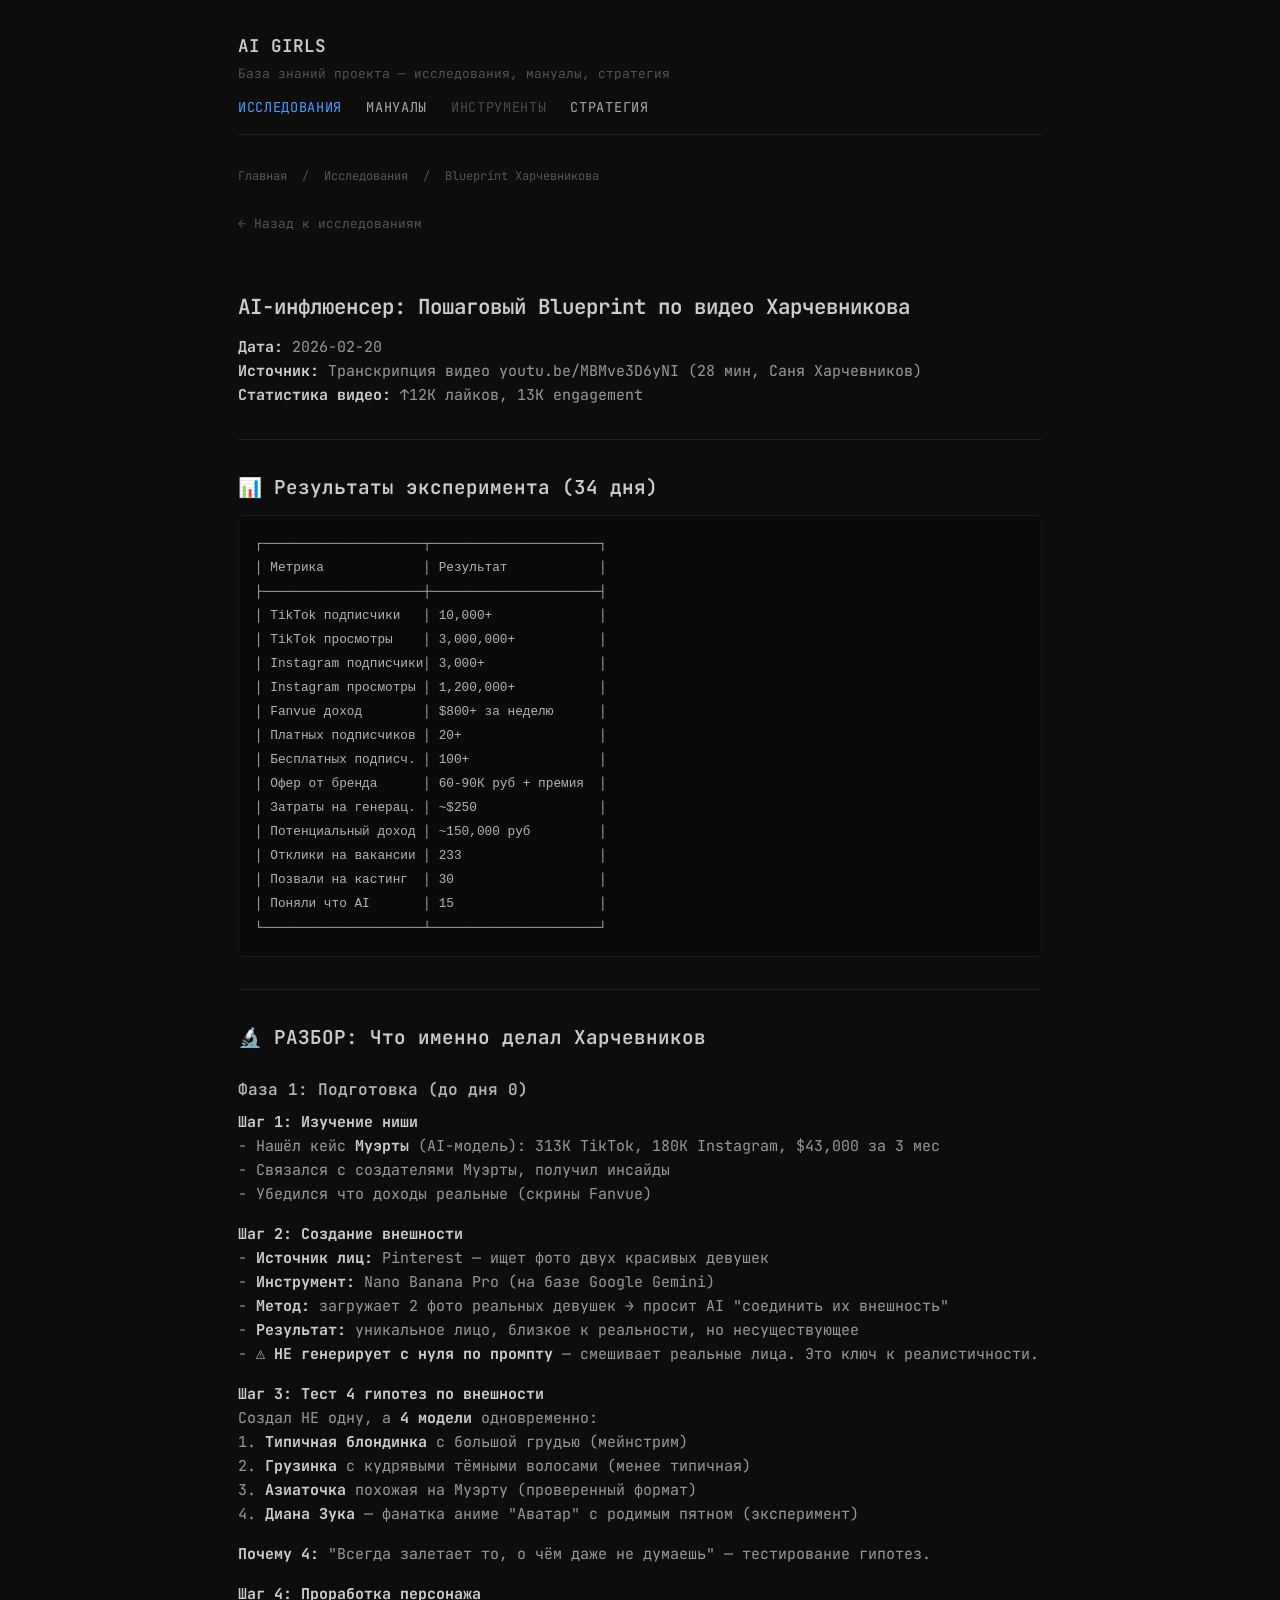
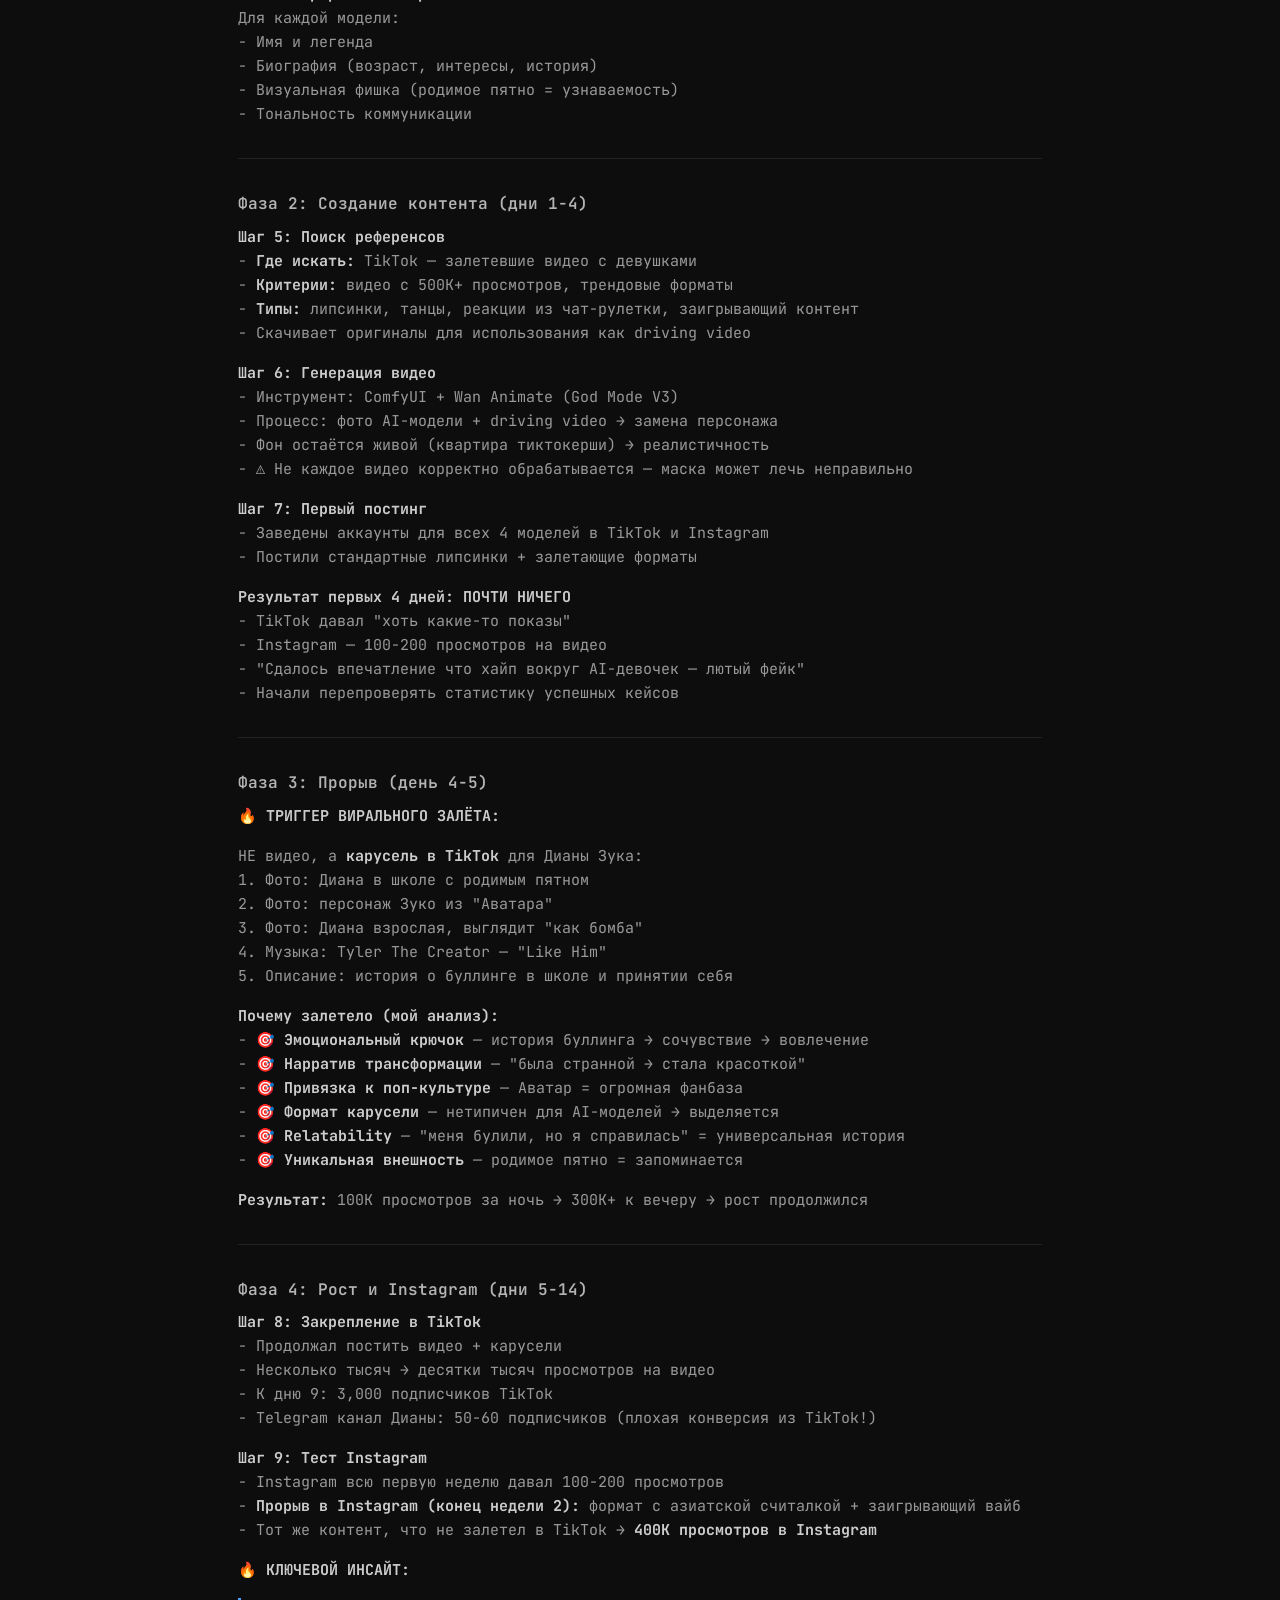
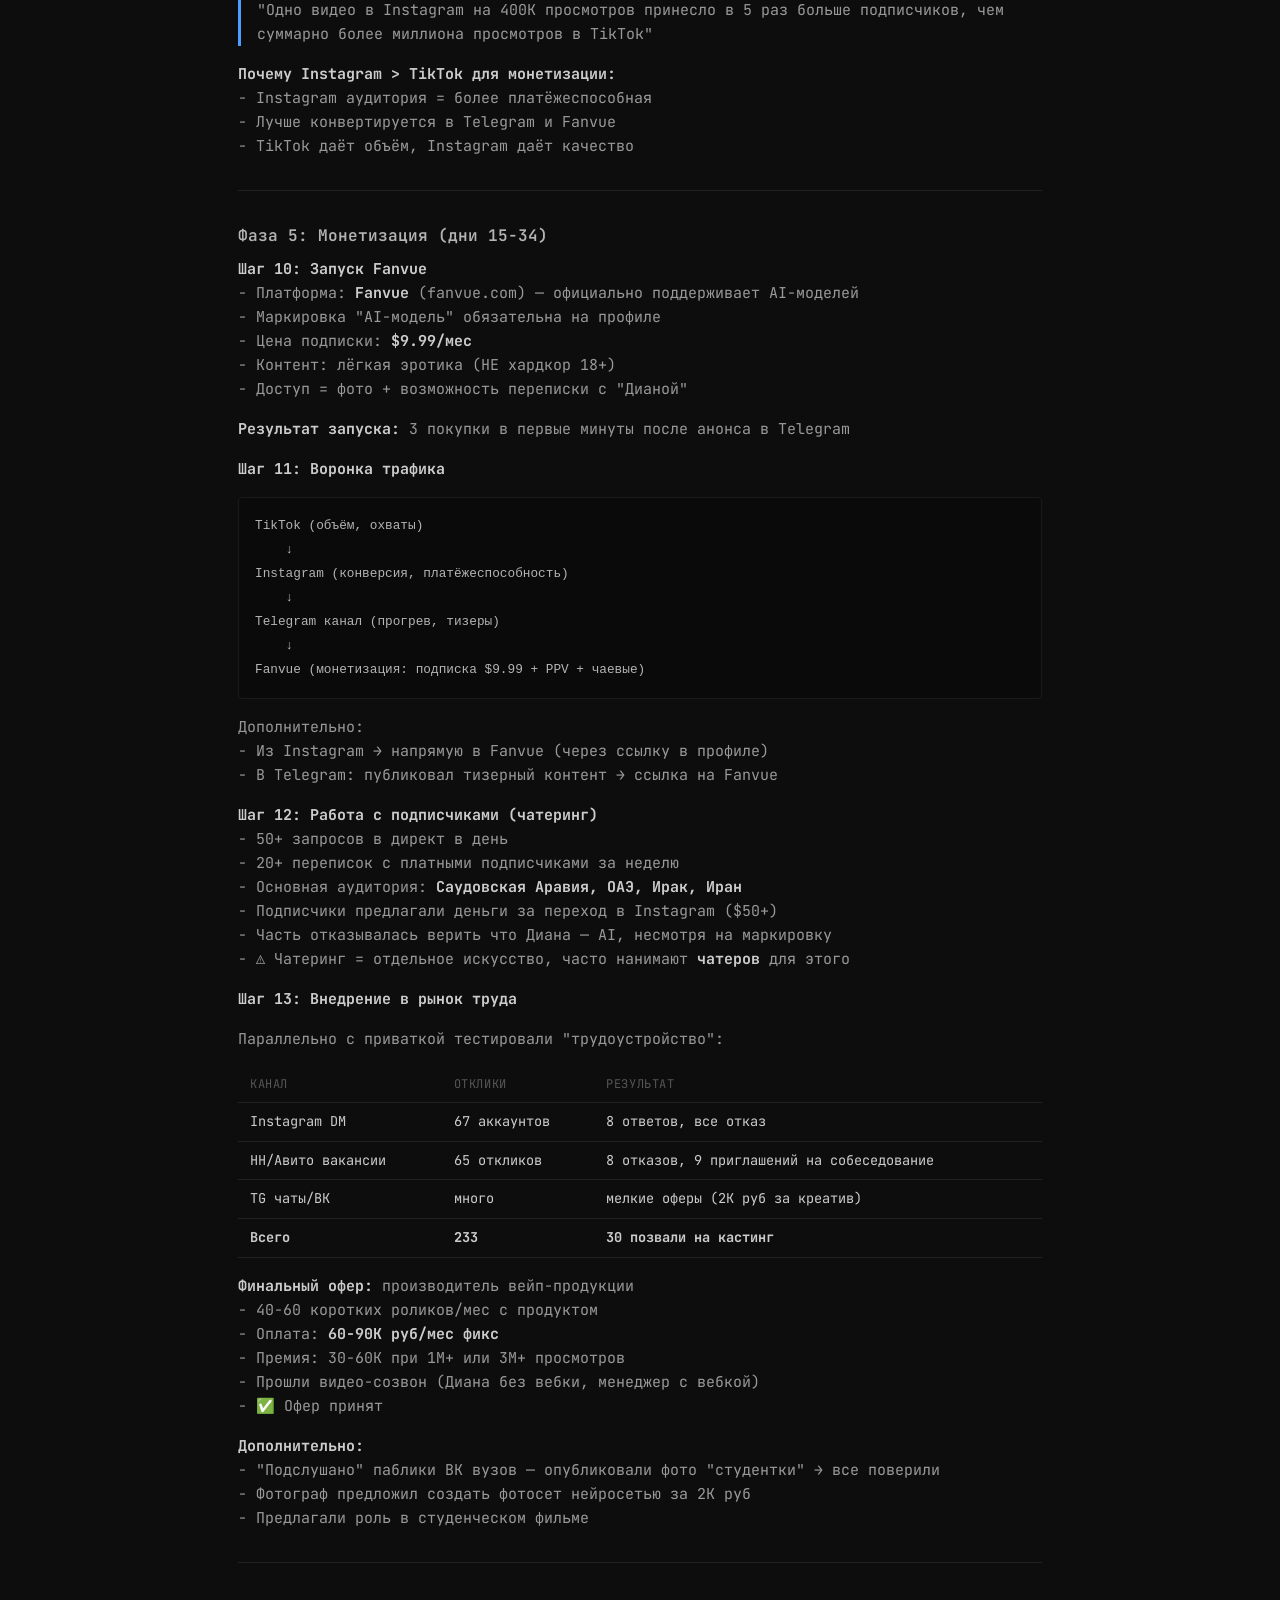
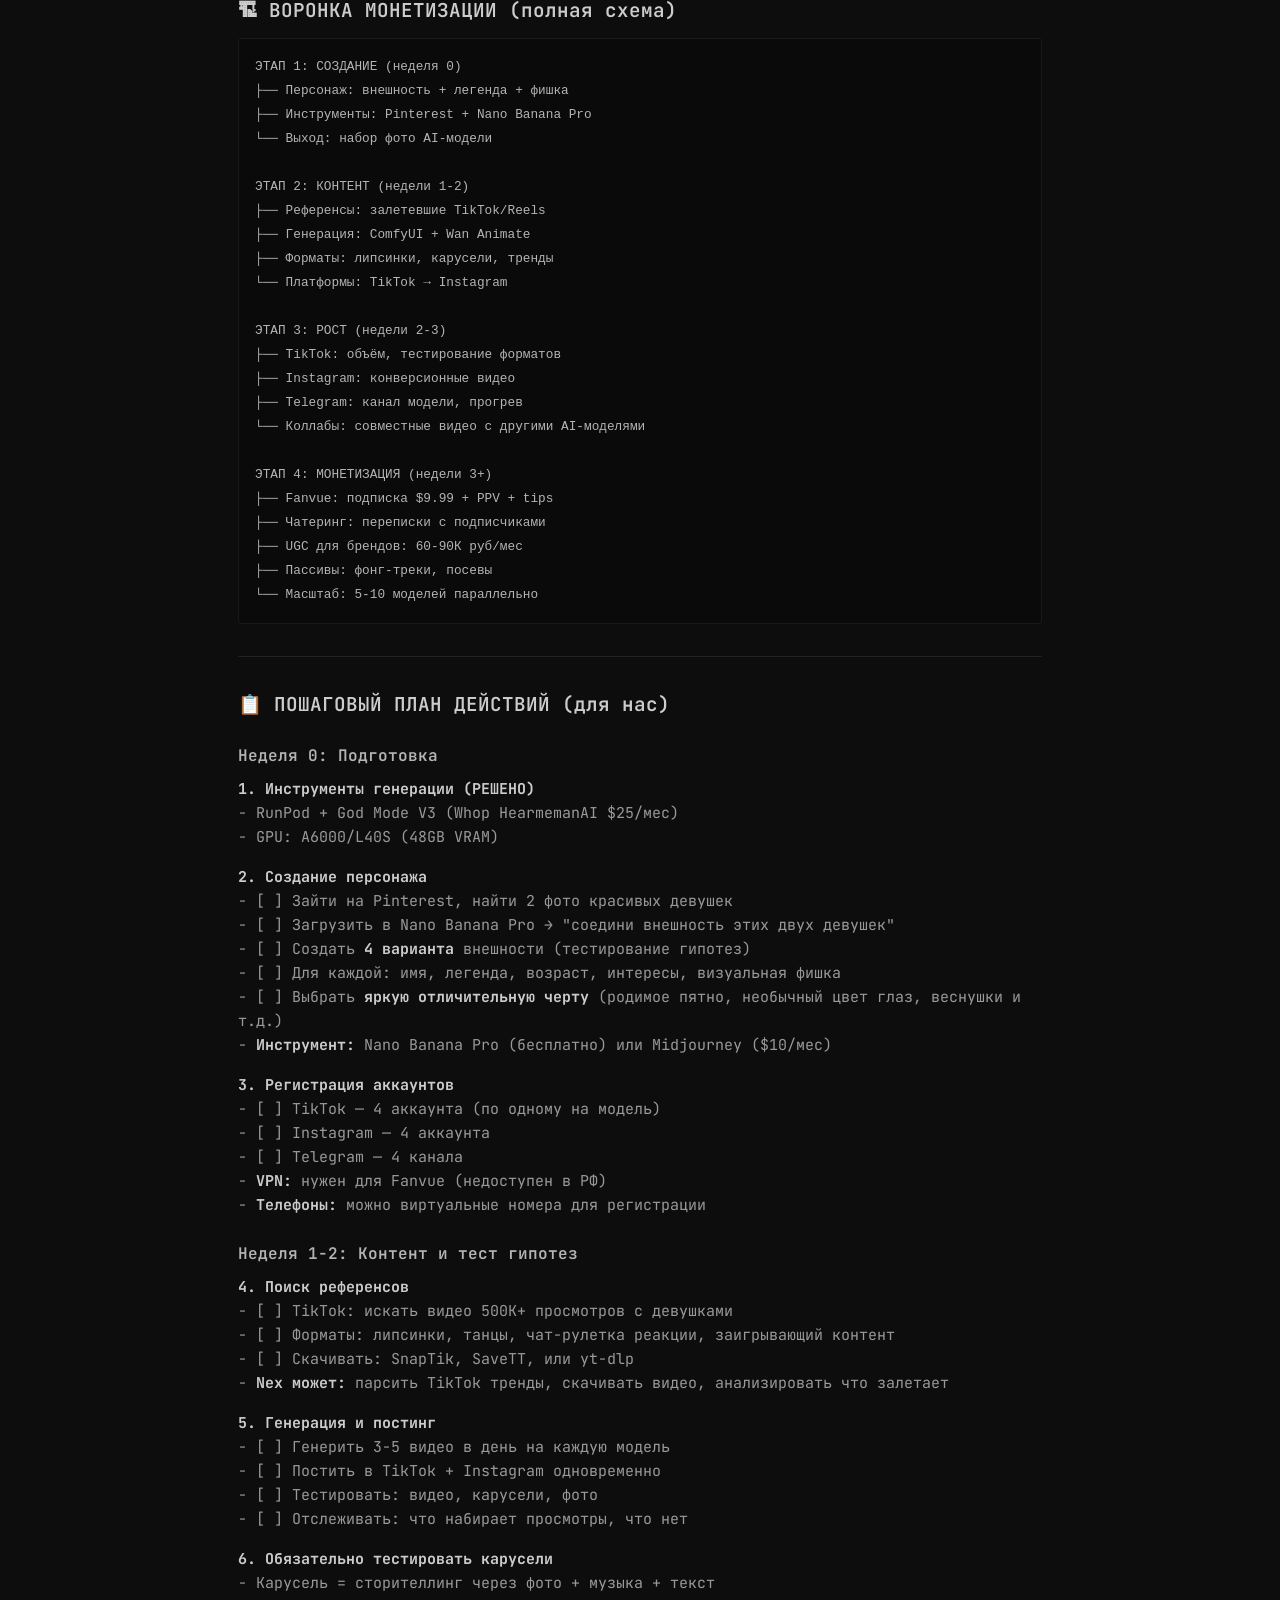
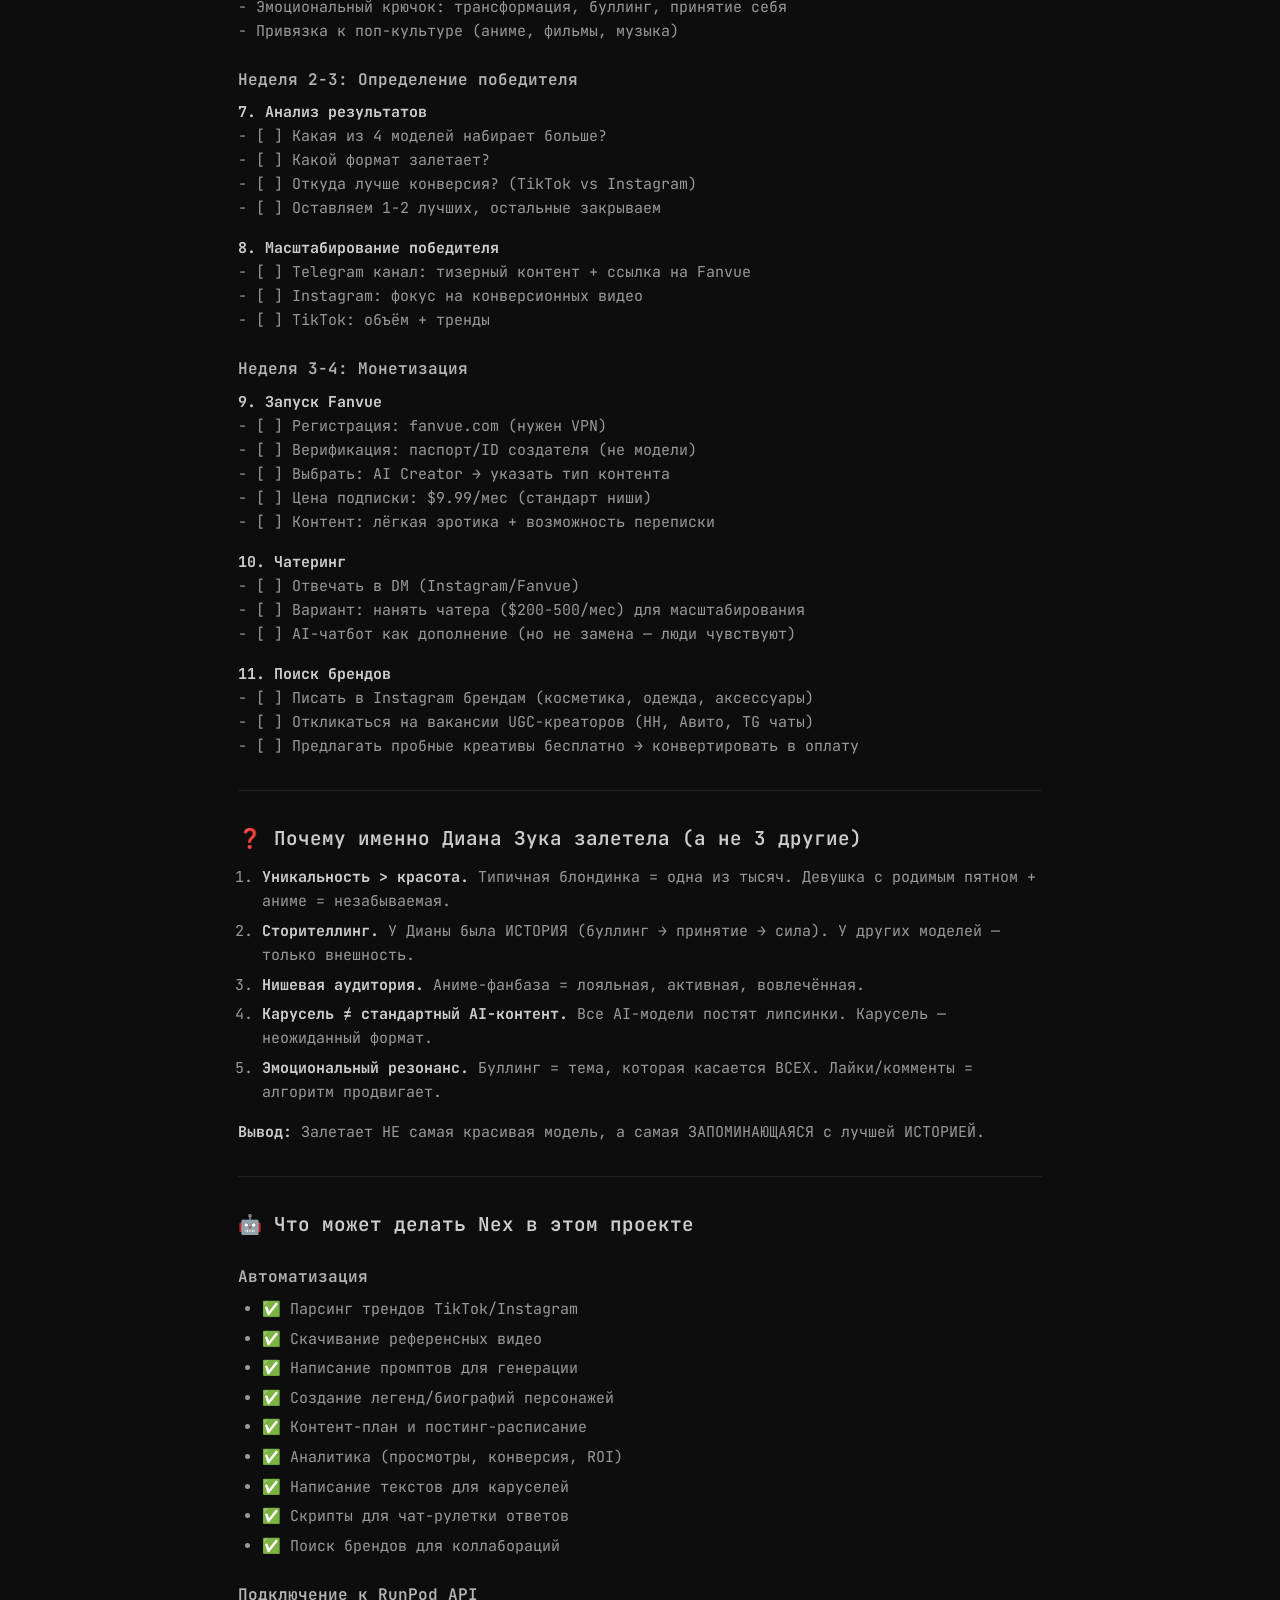
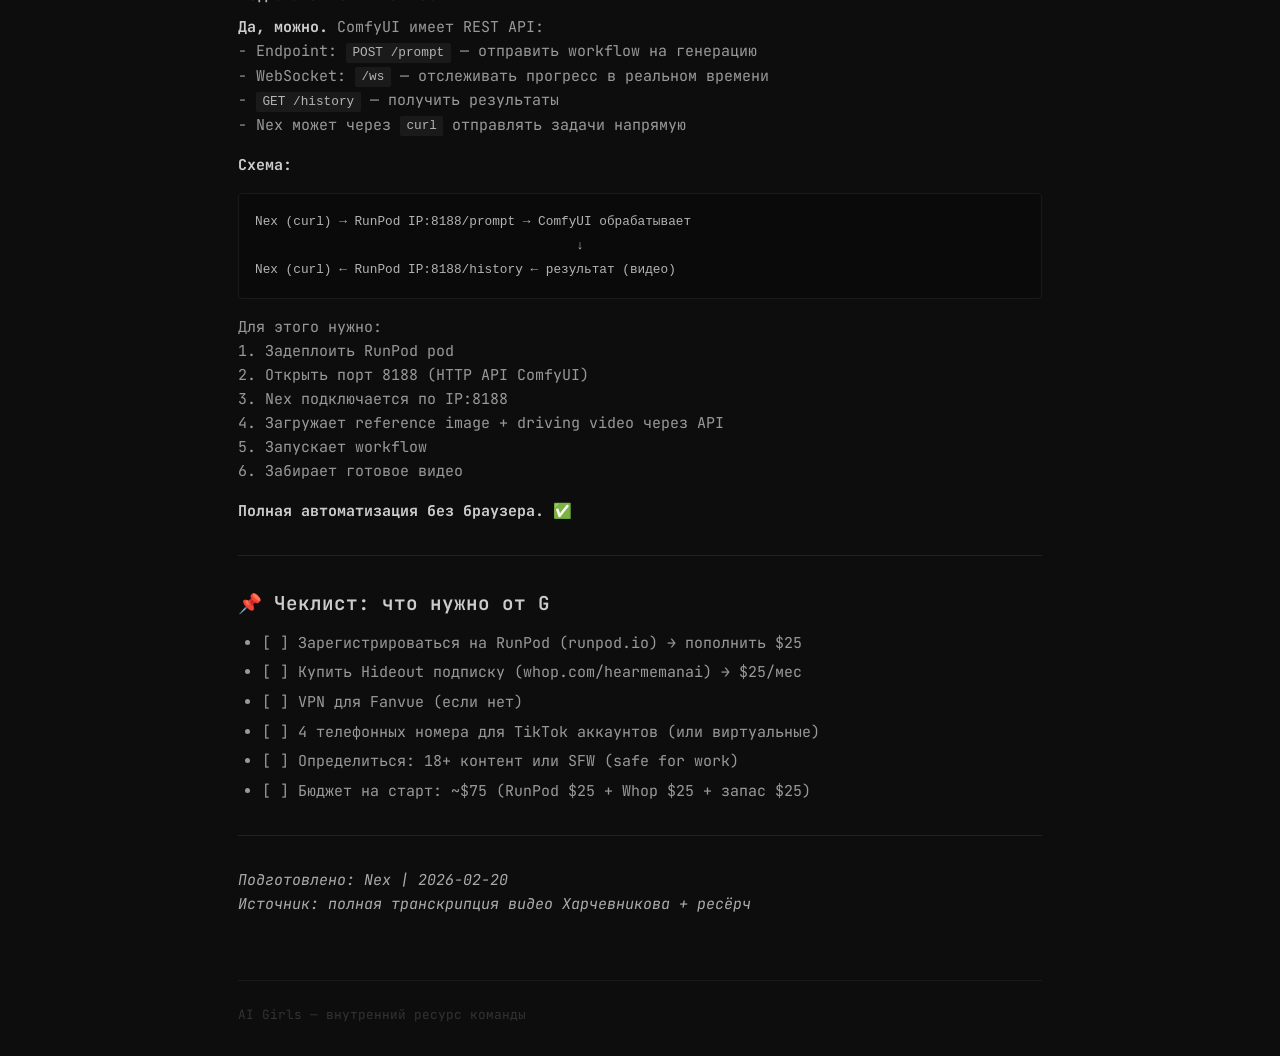
<file: research/blueprint-kharchevnikov.html>
<!DOCTYPE html>
<html lang="ru">
<head>
  <meta charset="UTF-8">
  <meta name="viewport" content="width=device-width, initial-scale=1.0">
  <title>Blueprint Харчевникова — AI Girls</title>
  <link rel="preconnect" href="https://fonts.googleapis.com">
  <link href="https://fonts.googleapis.com/css2?family=JetBrains+Mono:wght@400;600&display=swap" rel="stylesheet">
  <link rel="stylesheet" href="../assets/style.css">
</head>
<body>
  <div class="container">

    <header class="site-header">
      <a href="../index.html" class="logo">AI GIRLS</a>
      <div class="site-tagline">База знаний проекта — исследования, мануалы, стратегия</div>
      <nav class="site-nav">
        <a href="index.html" class="active">Исследования</a>
        <a href="../manuals/index.html">Мануалы</a>
        <a href="#" style="opacity:0.4;pointer-events:none">Инструменты</a>
        <a href="../strategy/index.html">Стратегия</a>
      </nav>
    </header>

    <main>
      <div class="breadcrumbs">
        <a href="../index.html">Главная</a>
        <span class="sep">/</span>
        <a href="index.html">Исследования</a>
        <span class="sep">/</span>
        <span>Blueprint Харчевникова</span>
      </div>

      <a href="index.html" class="back-btn">← Назад к исследованиям</a>

      <div class="content-body">
<h1>AI-инфлюенсер: Пошаговый Blueprint по видео Харчевникова</h1>
<p><strong>Дата:</strong> 2026-02-20<br />
<strong>Источник:</strong> Транскрипция видео youtu.be/MBMve3D6yNI (28 мин, Саня Харчевников)<br />
<strong>Статистика видео:</strong> ↑12K лайков, 13K engagement</p>
<hr />
<h2>📊 Результаты эксперимента (34 дня)</h2>
<pre><code>┌─────────────────────┬──────────────────────┐
│ Метрика             │ Результат            │
├─────────────────────┼──────────────────────┤
│ TikTok подписчики   │ 10,000+              │
│ TikTok просмотры    │ 3,000,000+           │
│ Instagram подписчики│ 3,000+               │
│ Instagram просмотры │ 1,200,000+           │
│ Fanvue доход        │ $800+ за неделю      │
│ Платных подписчиков │ 20+                  │
│ Бесплатных подписч. │ 100+                 │
│ Офер от бренда      │ 60-90К руб + премия  │
│ Затраты на генерац. │ ~$250                │
│ Потенциальный доход │ ~150,000 руб         │
│ Отклики на вакансии │ 233                  │
│ Позвали на кастинг  │ 30                   │
│ Поняли что AI       │ 15                   │
└─────────────────────┴──────────────────────┘
</code></pre>
<hr />
<h2>🔬 РАЗБОР: Что именно делал Харчевников</h2>
<h3>Фаза 1: Подготовка (до дня 0)</h3>
<p><strong>Шаг 1: Изучение ниши</strong><br />
- Нашёл кейс <strong>Муэрты</strong> (AI-модель): 313K TikTok, 180K Instagram, $43,000 за 3 мес<br />
- Связался с создателями Муэрты, получил инсайды<br />
- Убедился что доходы реальные (скрины Fanvue)</p>
<p><strong>Шаг 2: Создание внешности</strong><br />
- <strong>Источник лиц:</strong> Pinterest — ищет фото двух красивых девушек<br />
- <strong>Инструмент:</strong> Nano Banana Pro (на базе Google Gemini)<br />
- <strong>Метод:</strong> загружает 2 фото реальных девушек → просит AI "соединить их внешность"<br />
- <strong>Результат:</strong> уникальное лицо, близкое к реальности, но несуществующее<br />
- ⚠️ <strong>НЕ генерирует с нуля по промпту</strong> — смешивает реальные лица. Это ключ к реалистичности.</p>
<p><strong>Шаг 3: Тест 4 гипотез по внешности</strong><br />
Создал НЕ одну, а <strong>4 модели</strong> одновременно:<br />
1. <strong>Типичная блондинка</strong> с большой грудью (мейнстрим)<br />
2. <strong>Грузинка</strong> с кудрявыми тёмными волосами (менее типичная)<br />
3. <strong>Азиаточка</strong> похожая на Муэрту (проверенный формат)<br />
4. <strong>Диана Зука</strong> — фанатка аниме "Аватар" с родимым пятном (эксперимент)</p>
<p><strong>Почему 4:</strong> "Всегда залетает то, о чём даже не думаешь" — тестирование гипотез.</p>
<p><strong>Шаг 4: Проработка персонажа</strong><br />
Для каждой модели:<br />
- Имя и легенда<br />
- Биография (возраст, интересы, история)<br />
- Визуальная фишка (родимое пятно = узнаваемость)<br />
- Тональность коммуникации</p>
<hr />
<h3>Фаза 2: Создание контента (дни 1-4)</h3>
<p><strong>Шаг 5: Поиск референсов</strong><br />
- <strong>Где искать:</strong> TikTok — залетевшие видео с девушками<br />
- <strong>Критерии:</strong> видео с 500K+ просмотров, трендовые форматы<br />
- <strong>Типы:</strong> липсинки, танцы, реакции из чат-рулетки, заигрывающий контент<br />
- Скачивает оригиналы для использования как driving video</p>
<p><strong>Шаг 6: Генерация видео</strong><br />
- Инструмент: ComfyUI + Wan Animate (God Mode V3)<br />
- Процесс: фото AI-модели + driving video → замена персонажа<br />
- Фон остаётся живой (квартира тиктокерши) → реалистичность<br />
- ⚠️ Не каждое видео корректно обрабатывается — маска может лечь неправильно</p>
<p><strong>Шаг 7: Первый постинг</strong><br />
- Заведены аккаунты для всех 4 моделей в TikTok и Instagram<br />
- Постили стандартные липсинки + залетающие форматы</p>
<p><strong>Результат первых 4 дней: ПОЧТИ НИЧЕГО</strong><br />
- TikTok давал "хоть какие-то показы"<br />
- Instagram — 100-200 просмотров на видео<br />
- "Сдалось впечатление что хайп вокруг AI-девочек — лютый фейк"<br />
- Начали перепроверять статистику успешных кейсов</p>
<hr />
<h3>Фаза 3: Прорыв (день 4-5)</h3>
<p><strong>🔥 ТРИГГЕР ВИРАЛЬНОГО ЗАЛЁТА:</strong></p>
<p>НЕ видео, а <strong>карусель в TikTok</strong> для Дианы Зука:<br />
1. Фото: Диана в школе с родимым пятном<br />
2. Фото: персонаж Зуко из "Аватара"<br />
3. Фото: Диана взрослая, выглядит "как бомба"<br />
4. Музыка: Tyler The Creator — "Like Him"<br />
5. Описание: история о буллинге в школе и принятии себя</p>
<p><strong>Почему залетело (мой анализ):</strong><br />
- 🎯 <strong>Эмоциональный крючок</strong> — история буллинга → сочувствие → вовлечение<br />
- 🎯 <strong>Нарратив трансформации</strong> — "была странной → стала красоткой"<br />
- 🎯 <strong>Привязка к поп-культуре</strong> — Аватар = огромная фанбаза<br />
- 🎯 <strong>Формат карусели</strong> — нетипичен для AI-моделей → выделяется<br />
- 🎯 <strong>Relatability</strong> — "меня булили, но я справилась" = универсальная история<br />
- 🎯 <strong>Уникальная внешность</strong> — родимое пятно = запоминается</p>
<p><strong>Результат:</strong> 100K просмотров за ночь → 300K+ к вечеру → рост продолжился</p>
<hr />
<h3>Фаза 4: Рост и Instagram (дни 5-14)</h3>
<p><strong>Шаг 8: Закрепление в TikTok</strong><br />
- Продолжал постить видео + карусели<br />
- Несколько тысяч → десятки тысяч просмотров на видео<br />
- К дню 9: 3,000 подписчиков TikTok<br />
- Telegram канал Дианы: 50-60 подписчиков (плохая конверсия из TikTok!)</p>
<p><strong>Шаг 9: Тест Instagram</strong><br />
- Instagram всю первую неделю давал 100-200 просмотров<br />
- <strong>Прорыв в Instagram (конец недели 2):</strong> формат с азиатской считалкой + заигрывающий вайб<br />
- Тот же контент, что не залетел в TikTok → <strong>400K просмотров в Instagram</strong></p>
<p><strong>🔥 КЛЮЧЕВОЙ ИНСАЙТ:</strong></p>
<blockquote>
<p>"Одно видео в Instagram на 400K просмотров принесло в 5 раз больше подписчиков, чем суммарно более миллиона просмотров в TikTok"</p>
</blockquote>
<p><strong>Почему Instagram &gt; TikTok для монетизации:</strong><br />
- Instagram аудитория = более платёжеспособная<br />
- Лучше конвертируется в Telegram и Fanvue<br />
- TikTok даёт объём, Instagram даёт качество</p>
<hr />
<h3>Фаза 5: Монетизация (дни 15-34)</h3>
<p><strong>Шаг 10: Запуск Fanvue</strong><br />
- Платформа: <strong>Fanvue</strong> (fanvue.com) — официально поддерживает AI-моделей<br />
- Маркировка "AI-модель" обязательна на профиле<br />
- Цена подписки: <strong>$9.99/мес</strong><br />
- Контент: лёгкая эротика (НЕ хардкор 18+)<br />
- Доступ = фото + возможность переписки с "Дианой"</p>
<p><strong>Результат запуска:</strong> 3 покупки в первые минуты после анонса в Telegram</p>
<p><strong>Шаг 11: Воронка трафика</strong></p>
<pre><code>TikTok (объём, охваты)
    ↓
Instagram (конверсия, платёжеспособность)
    ↓
Telegram канал (прогрев, тизеры)
    ↓
Fanvue (монетизация: подписка $9.99 + PPV + чаевые)
</code></pre>
<p>Дополнительно:<br />
- Из Instagram → напрямую в Fanvue (через ссылку в профиле)<br />
- В Telegram: публиковал тизерный контент → ссылка на Fanvue</p>
<p><strong>Шаг 12: Работа с подписчиками (чатеринг)</strong><br />
- 50+ запросов в директ в день<br />
- 20+ переписок с платными подписчиками за неделю<br />
- Основная аудитория: <strong>Саудовская Аравия, ОАЭ, Ирак, Иран</strong><br />
- Подписчики предлагали деньги за переход в Instagram ($50+)<br />
- Часть отказывалась верить что Диана — AI, несмотря на маркировку<br />
- ⚠️ Чатеринг = отдельное искусство, часто нанимают <strong>чатеров</strong> для этого</p>
<p><strong>Шаг 13: Внедрение в рынок труда</strong></p>
<p>Параллельно с приваткой тестировали "трудоустройство":</p>
<table>
<thead>
<tr>
<th>Канал</th>
<th>Отклики</th>
<th>Результат</th>
</tr>
</thead>
<tbody>
<tr>
<td>Instagram DM</td>
<td>67 аккаунтов</td>
<td>8 ответов, все отказ</td>
</tr>
<tr>
<td>HH/Авито вакансии</td>
<td>65 откликов</td>
<td>8 отказов, 9 приглашений на собеседование</td>
</tr>
<tr>
<td>TG чаты/ВК</td>
<td>много</td>
<td>мелкие оферы (2К руб за креатив)</td>
</tr>
<tr>
<td><strong>Всего</strong></td>
<td><strong>233</strong></td>
<td><strong>30 позвали на кастинг</strong></td>
</tr>
</tbody>
</table>
<p><strong>Финальный офер:</strong> производитель вейп-продукции<br />
- 40-60 коротких роликов/мес с продуктом<br />
- Оплата: <strong>60-90К руб/мес фикс</strong><br />
- Премия: 30-60К при 1М+ или 3М+ просмотров<br />
- Прошли видео-созвон (Диана без вебки, менеджер с вебкой)<br />
- ✅ Офер принят</p>
<p><strong>Дополнительно:</strong><br />
- "Подслушано" паблики ВК вузов — опубликовали фото "студентки" → все поверили<br />
- Фотограф предложил создать фотосет нейросетью за 2К руб<br />
- Предлагали роль в студенческом фильме</p>
<hr />
<h2>🏗 ВОРОНКА МОНЕТИЗАЦИИ (полная схема)</h2>
<pre><code>ЭТАП 1: СОЗДАНИЕ (неделя 0)
├── Персонаж: внешность + легенда + фишка
├── Инструменты: Pinterest + Nano Banana Pro
└── Выход: набор фото AI-модели

ЭТАП 2: КОНТЕНТ (недели 1-2)
├── Референсы: залетевшие TikTok/Reels
├── Генерация: ComfyUI + Wan Animate
├── Форматы: липсинки, карусели, тренды
└── Платформы: TikTok → Instagram

ЭТАП 3: РОСТ (недели 2-3)
├── TikTok: объём, тестирование форматов
├── Instagram: конверсионные видео
├── Telegram: канал модели, прогрев
└── Коллабы: совместные видео с другими AI-моделями

ЭТАП 4: МОНЕТИЗАЦИЯ (недели 3+)
├── Fanvue: подписка $9.99 + PPV + tips
├── Чатеринг: переписки с подписчиками
├── UGC для брендов: 60-90К руб/мес
├── Пассивы: фонг-треки, посевы
└── Масштаб: 5-10 моделей параллельно
</code></pre>
<hr />
<h2>📋 ПОШАГОВЫЙ ПЛАН ДЕЙСТВИЙ (для нас)</h2>
<h3>Неделя 0: Подготовка</h3>
<p><strong>1. Инструменты генерации (РЕШЕНО)</strong><br />
- RunPod + God Mode V3 (Whop HearmemanAI $25/мес)<br />
- GPU: A6000/L40S (48GB VRAM)</p>
<p><strong>2. Создание персонажа</strong><br />
- [ ] Зайти на Pinterest, найти 2 фото красивых девушек<br />
- [ ] Загрузить в Nano Banana Pro → "соедини внешность этих двух девушек"<br />
- [ ] Создать <strong>4 варианта</strong> внешности (тестирование гипотез)<br />
- [ ] Для каждой: имя, легенда, возраст, интересы, визуальная фишка<br />
- [ ] Выбрать <strong>яркую отличительную черту</strong> (родимое пятно, необычный цвет глаз, веснушки и т.д.)<br />
- <strong>Инструмент:</strong> Nano Banana Pro (бесплатно) или Midjourney ($10/мес)</p>
<p><strong>3. Регистрация аккаунтов</strong><br />
- [ ] TikTok — 4 аккаунта (по одному на модель)<br />
- [ ] Instagram — 4 аккаунта<br />
- [ ] Telegram — 4 канала<br />
- <strong>VPN:</strong> нужен для Fanvue (недоступен в РФ)<br />
- <strong>Телефоны:</strong> можно виртуальные номера для регистрации</p>
<h3>Неделя 1-2: Контент и тест гипотез</h3>
<p><strong>4. Поиск референсов</strong><br />
- [ ] TikTok: искать видео 500K+ просмотров с девушками<br />
- [ ] Форматы: липсинки, танцы, чат-рулетка реакции, заигрывающий контент<br />
- [ ] Скачивать: SnapTik, SaveTT, или yt-dlp<br />
- <strong>Nex может:</strong> парсить TikTok тренды, скачивать видео, анализировать что залетает</p>
<p><strong>5. Генерация и постинг</strong><br />
- [ ] Генерить 3-5 видео в день на каждую модель<br />
- [ ] Постить в TikTok + Instagram одновременно<br />
- [ ] Тестировать: видео, карусели, фото<br />
- [ ] Отслеживать: что набирает просмотры, что нет</p>
<p><strong>6. Обязательно тестировать карусели</strong><br />
- Карусель = сторителлинг через фото + музыка + текст<br />
- Эмоциональный крючок: трансформация, буллинг, принятие себя<br />
- Привязка к поп-культуре (аниме, фильмы, музыка)</p>
<h3>Неделя 2-3: Определение победителя</h3>
<p><strong>7. Анализ результатов</strong><br />
- [ ] Какая из 4 моделей набирает больше?<br />
- [ ] Какой формат залетает?<br />
- [ ] Откуда лучше конверсия? (TikTok vs Instagram)<br />
- [ ] Оставляем 1-2 лучших, остальные закрываем</p>
<p><strong>8. Масштабирование победителя</strong><br />
- [ ] Telegram канал: тизерный контент + ссылка на Fanvue<br />
- [ ] Instagram: фокус на конверсионных видео<br />
- [ ] TikTok: объём + тренды</p>
<h3>Неделя 3-4: Монетизация</h3>
<p><strong>9. Запуск Fanvue</strong><br />
- [ ] Регистрация: fanvue.com (нужен VPN)<br />
- [ ] Верификация: паспорт/ID создателя (не модели)<br />
- [ ] Выбрать: AI Creator → указать тип контента<br />
- [ ] Цена подписки: $9.99/мес (стандарт ниши)<br />
- [ ] Контент: лёгкая эротика + возможность переписки</p>
<p><strong>10. Чатеринг</strong><br />
- [ ] Отвечать в DM (Instagram/Fanvue)<br />
- [ ] Вариант: нанять чатера ($200-500/мес) для масштабирования<br />
- [ ] AI-чатбот как дополнение (но не замена — люди чувствуют)</p>
<p><strong>11. Поиск брендов</strong><br />
- [ ] Писать в Instagram брендам (косметика, одежда, аксессуары)<br />
- [ ] Откликаться на вакансии UGC-креаторов (HH, Авито, TG чаты)<br />
- [ ] Предлагать пробные креативы бесплатно → конвертировать в оплату</p>
<hr />
<h2>❓ Почему именно Диана Зука залетела (а не 3 другие)</h2>
<ol>
<li><strong>Уникальность &gt; красота.</strong> Типичная блондинка = одна из тысяч. Девушка с родимым пятном + аниме = незабываемая.</li>
<li><strong>Сторителлинг.</strong> У Дианы была ИСТОРИЯ (буллинг → принятие → сила). У других моделей — только внешность.</li>
<li><strong>Нишевая аудитория.</strong> Аниме-фанбаза = лояльная, активная, вовлечённая.</li>
<li><strong>Карусель ≠ стандартный AI-контент.</strong> Все AI-модели постят липсинки. Карусель — неожиданный формат.</li>
<li><strong>Эмоциональный резонанс.</strong> Буллинг = тема, которая касается ВСЕХ. Лайки/комменты = алгоритм продвигает.</li>
</ol>
<p><strong>Вывод:</strong> Залетает НЕ самая красивая модель, а самая ЗАПОМИНАЮЩАЯСЯ с лучшей ИСТОРИЕЙ.</p>
<hr />
<h2>🤖 Что может делать Nex в этом проекте</h2>
<h3>Автоматизация</h3>
<ul>
<li>✅ Парсинг трендов TikTok/Instagram</li>
<li>✅ Скачивание референсных видео</li>
<li>✅ Написание промптов для генерации</li>
<li>✅ Создание легенд/биографий персонажей</li>
<li>✅ Контент-план и постинг-расписание</li>
<li>✅ Аналитика (просмотры, конверсия, ROI)</li>
<li>✅ Написание текстов для каруселей</li>
<li>✅ Скрипты для чат-рулетки ответов</li>
<li>✅ Поиск брендов для коллабораций</li>
</ul>
<h3>Подключение к RunPod API</h3>
<p><strong>Да, можно.</strong> ComfyUI имеет REST API:<br />
- Endpoint: <code>POST /prompt</code> — отправить workflow на генерацию<br />
- WebSocket: <code>/ws</code> — отслеживать прогресс в реальном времени<br />
- <code>GET /history</code> — получить результаты<br />
- Nex может через <code>curl</code> отправлять задачи напрямую</p>
<p><strong>Схема:</strong></p>
<pre><code>Nex (curl) → RunPod IP:8188/prompt → ComfyUI обрабатывает
                                          ↓
Nex (curl) ← RunPod IP:8188/history ← результат (видео)
</code></pre>
<p>Для этого нужно:<br />
1. Задеплоить RunPod pod<br />
2. Открыть порт 8188 (HTTP API ComfyUI)<br />
3. Nex подключается по IP:8188<br />
4. Загружает reference image + driving video через API<br />
5. Запускает workflow<br />
6. Забирает готовое видео</p>
<p><strong>Полная автоматизация без браузера.</strong> ✅</p>
<hr />
<h2>📌 Чеклист: что нужно от G</h2>
<ul>
<li>[ ] Зарегистрироваться на RunPod (runpod.io) → пополнить $25</li>
<li>[ ] Купить Hideout подписку (whop.com/hearmemanai) → $25/мес</li>
<li>[ ] VPN для Fanvue (если нет)</li>
<li>[ ] 4 телефонных номера для TikTok аккаунтов (или виртуальные)</li>
<li>[ ] Определиться: 18+ контент или SFW (safe for work)</li>
<li>[ ] Бюджет на старт: ~$75 (RunPod $25 + Whop $25 + запас $25)</li>
</ul>
<hr />
<p><em>Подготовлено: Nex | 2026-02-20</em><br />
<em>Источник: полная транскрипция видео Харчевникова + ресёрч</em></p>
      </div>
    </main>

    <footer class="site-footer">
      AI Girls — внутренний ресурс команды
    </footer>

  </div>
</body>
</html>
</file>
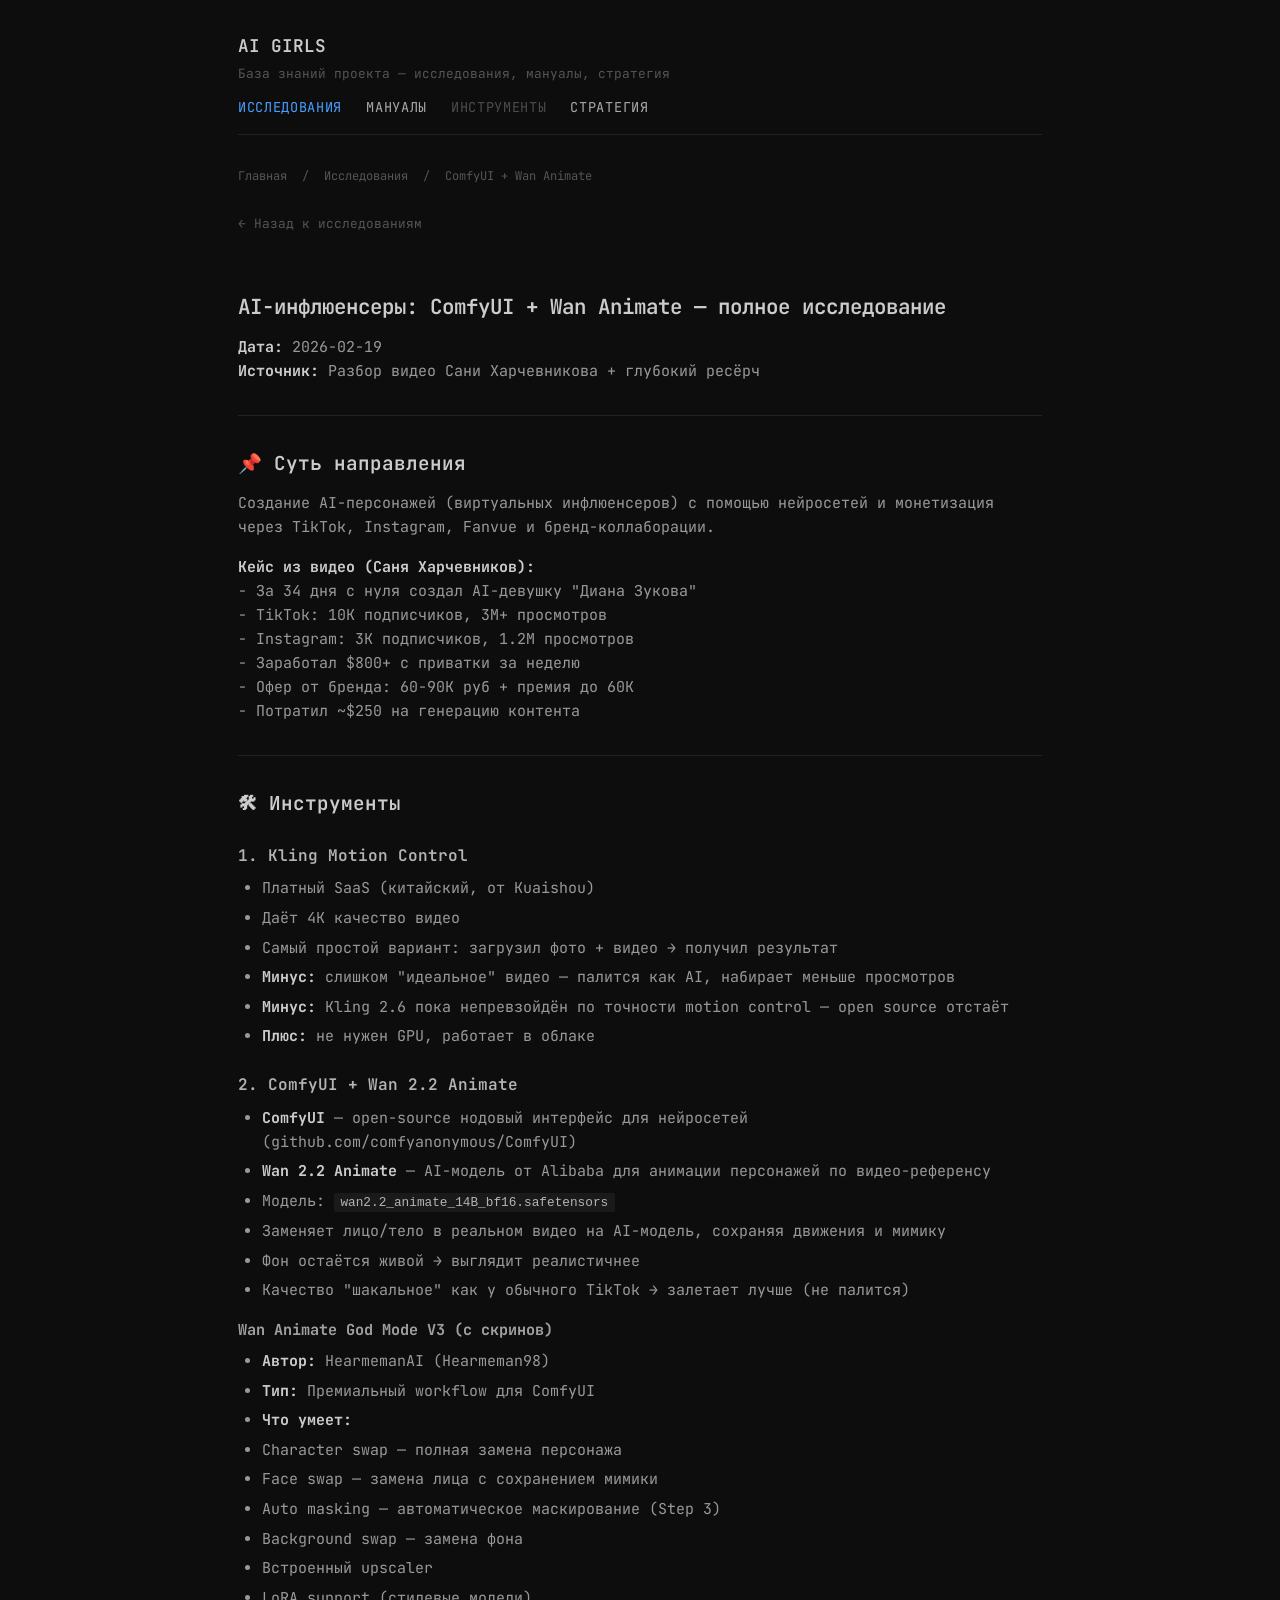
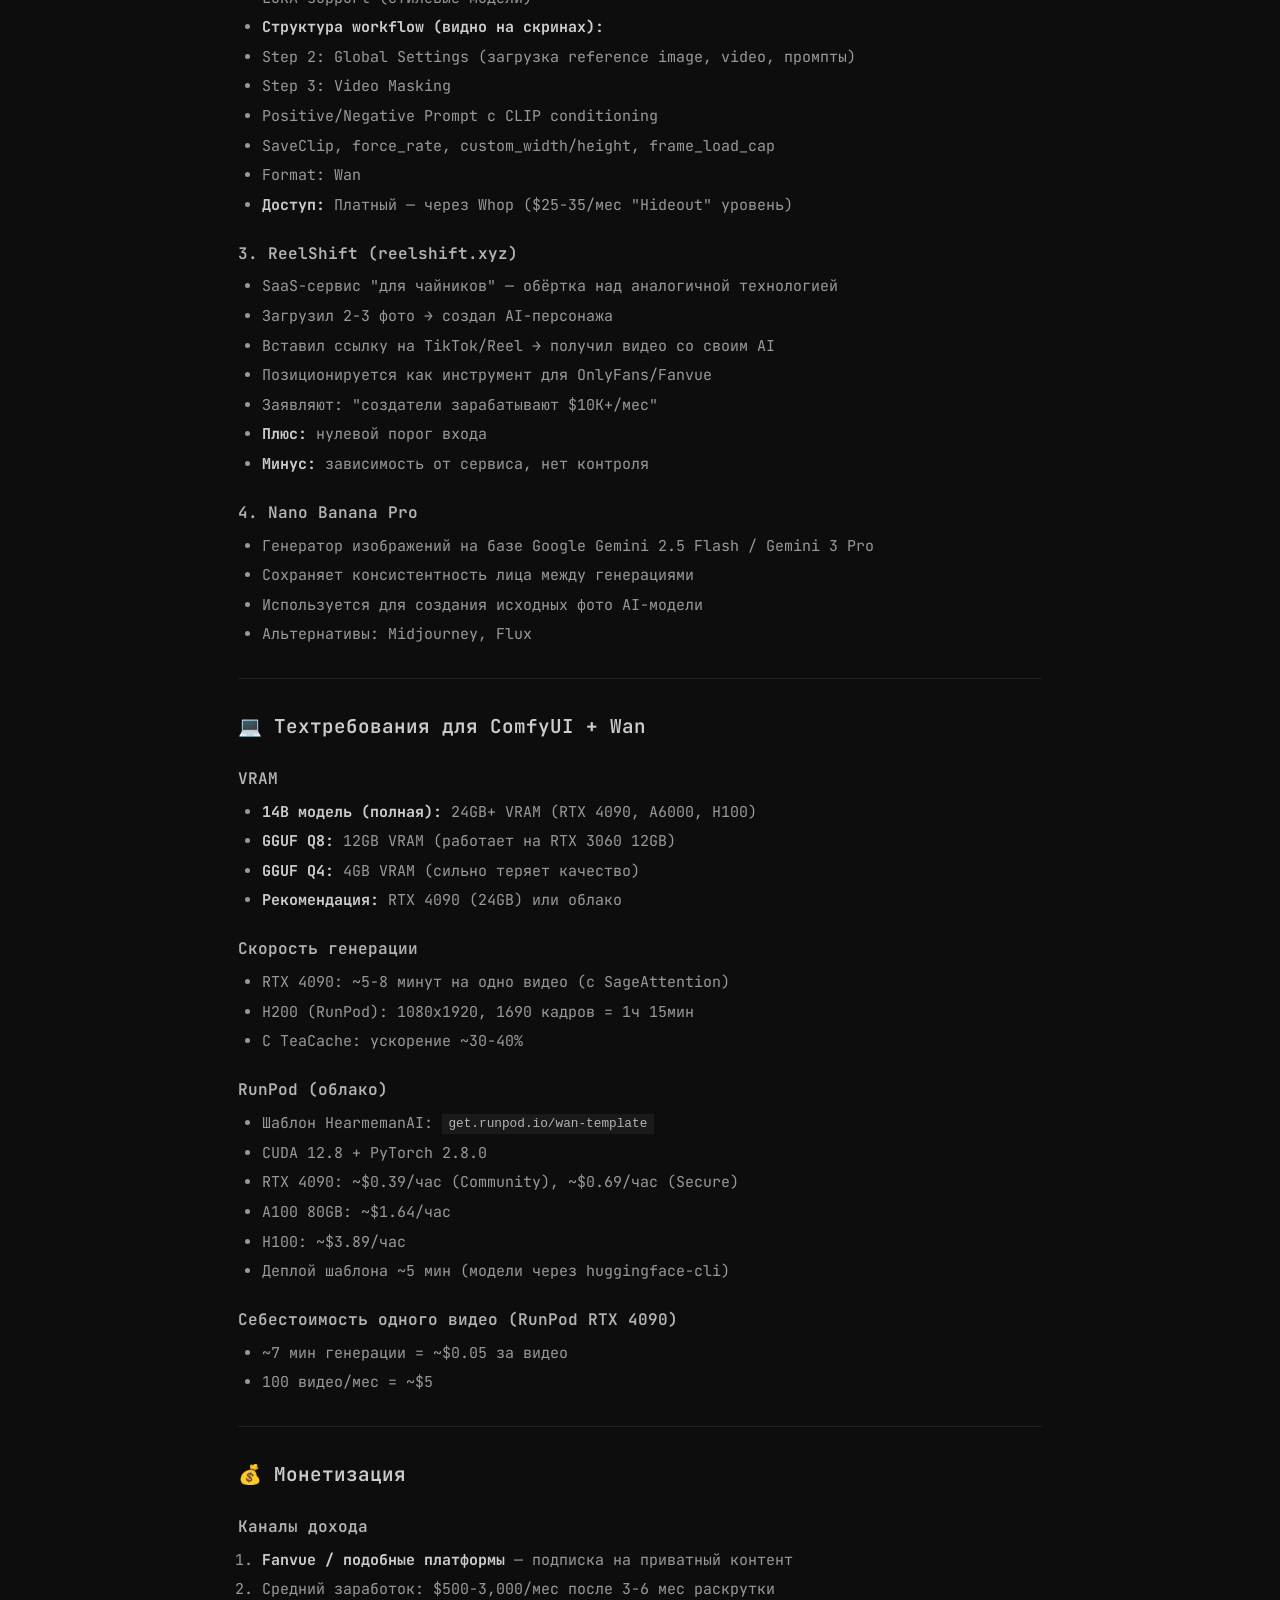
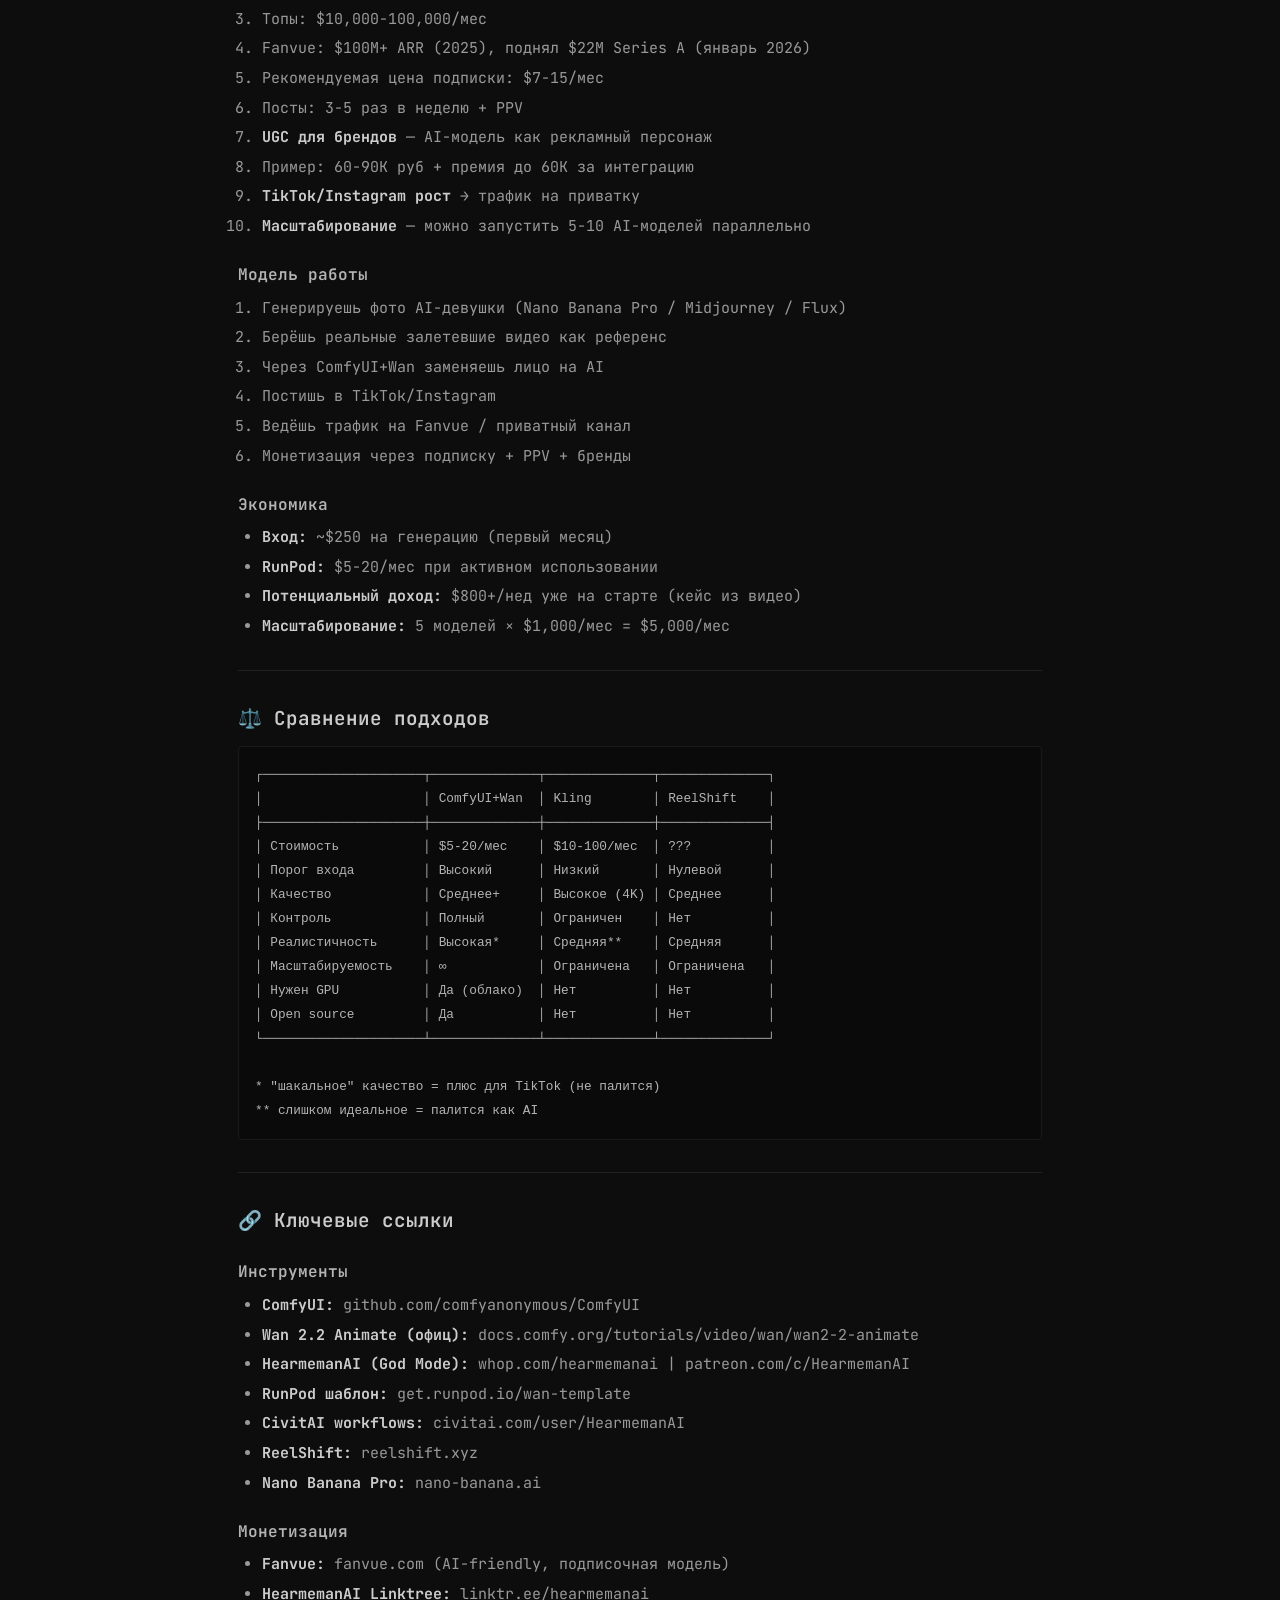
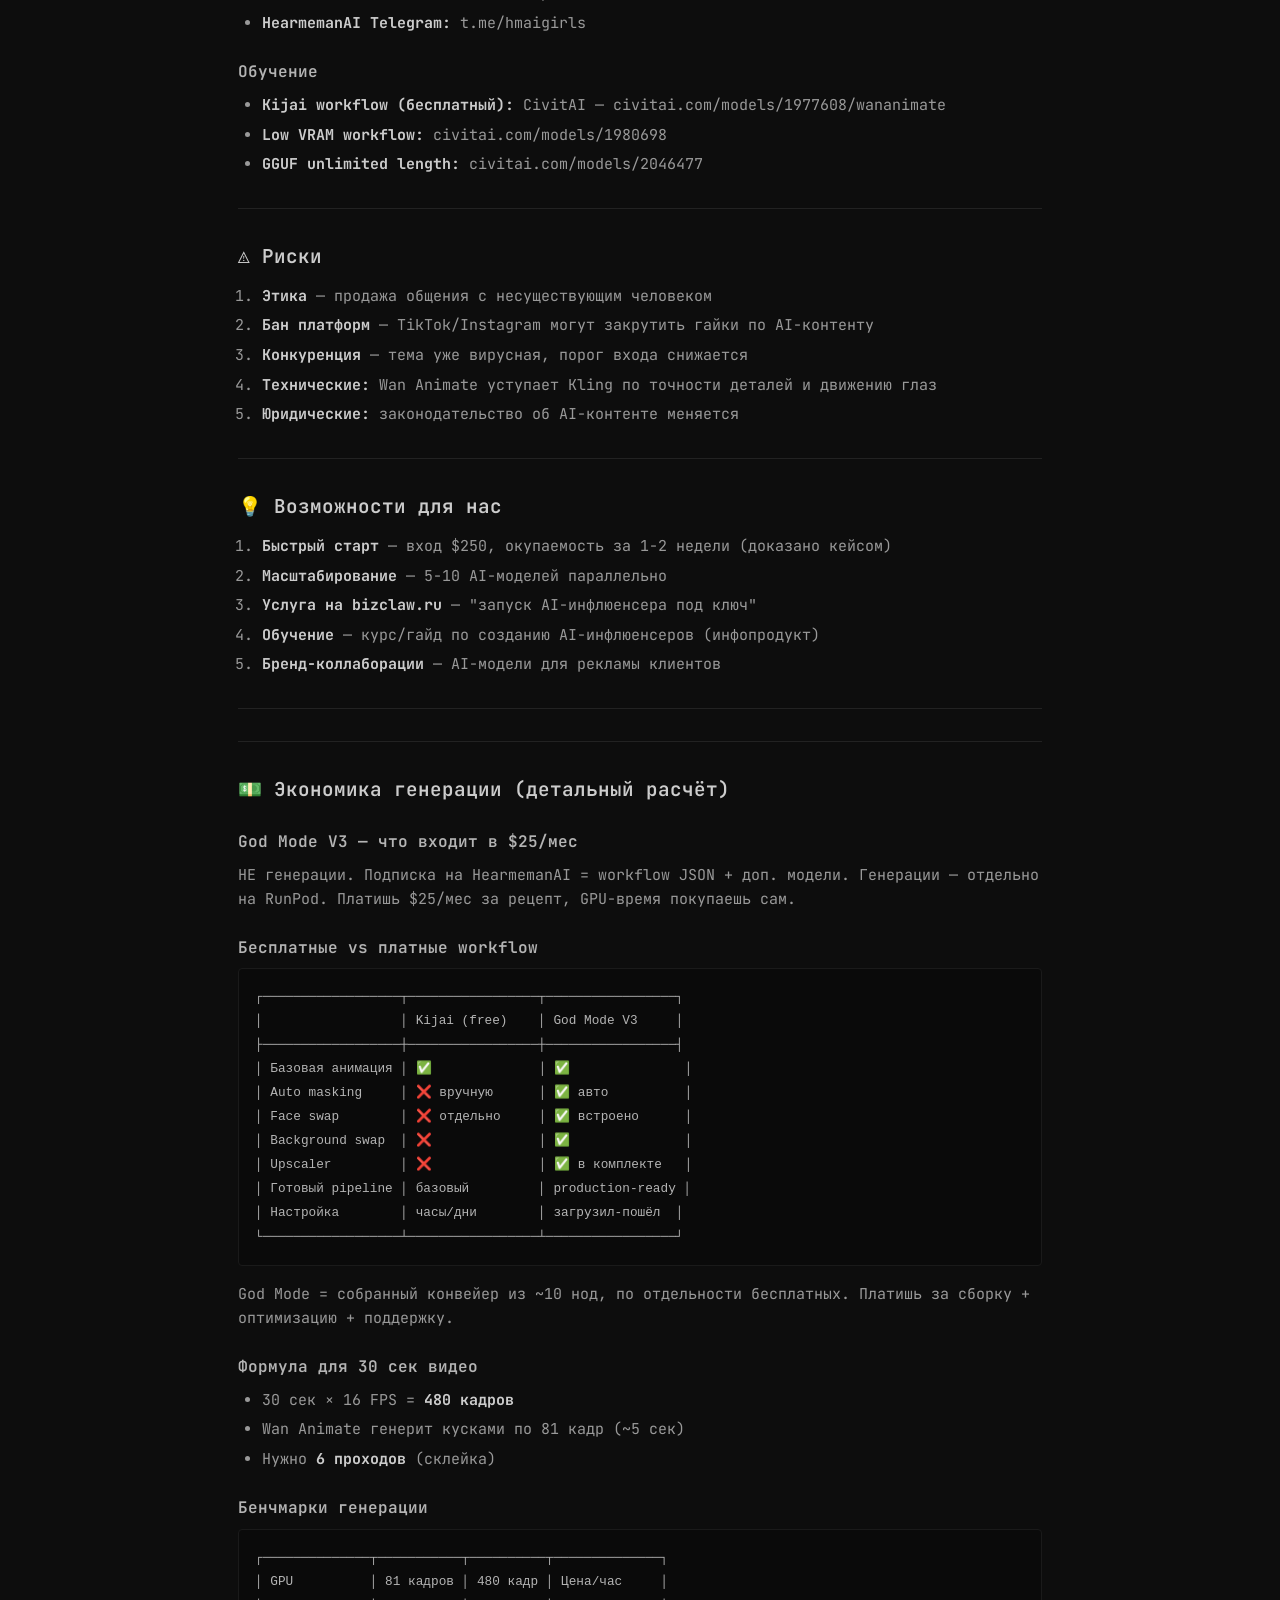
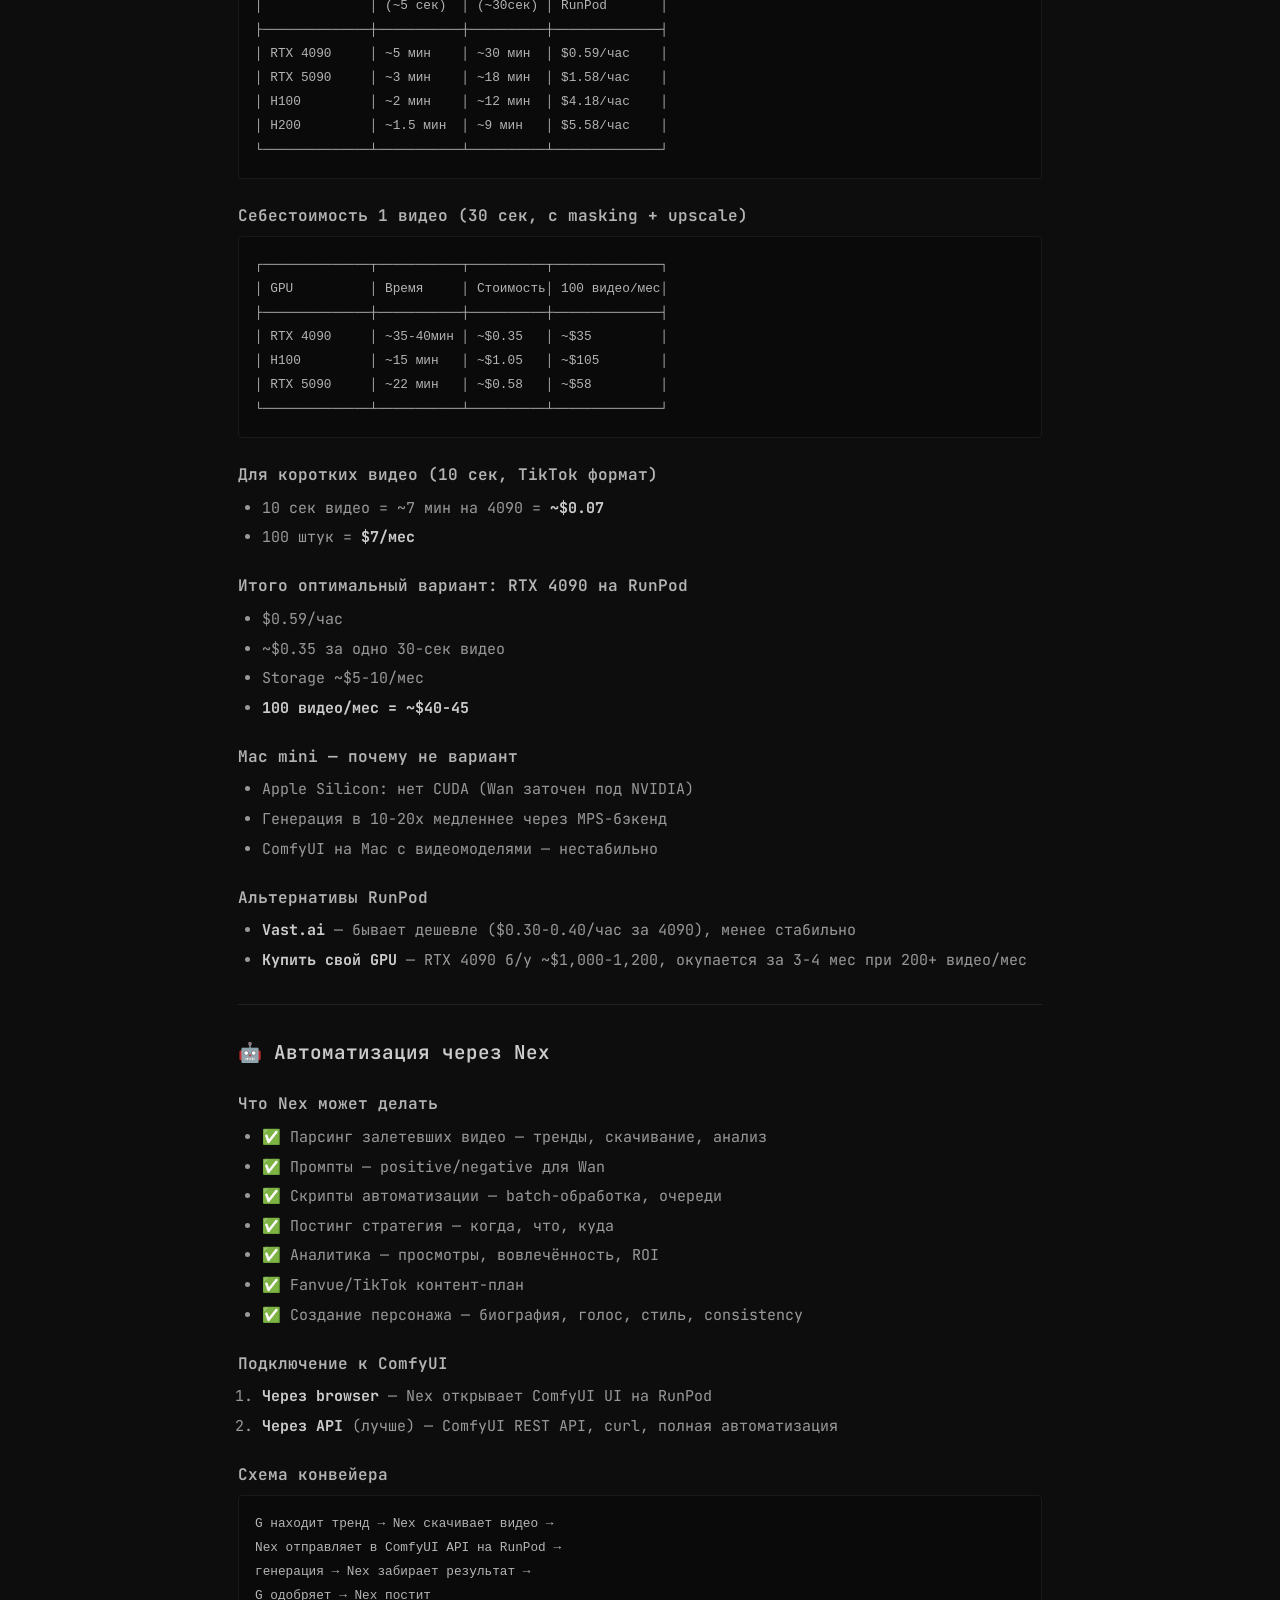
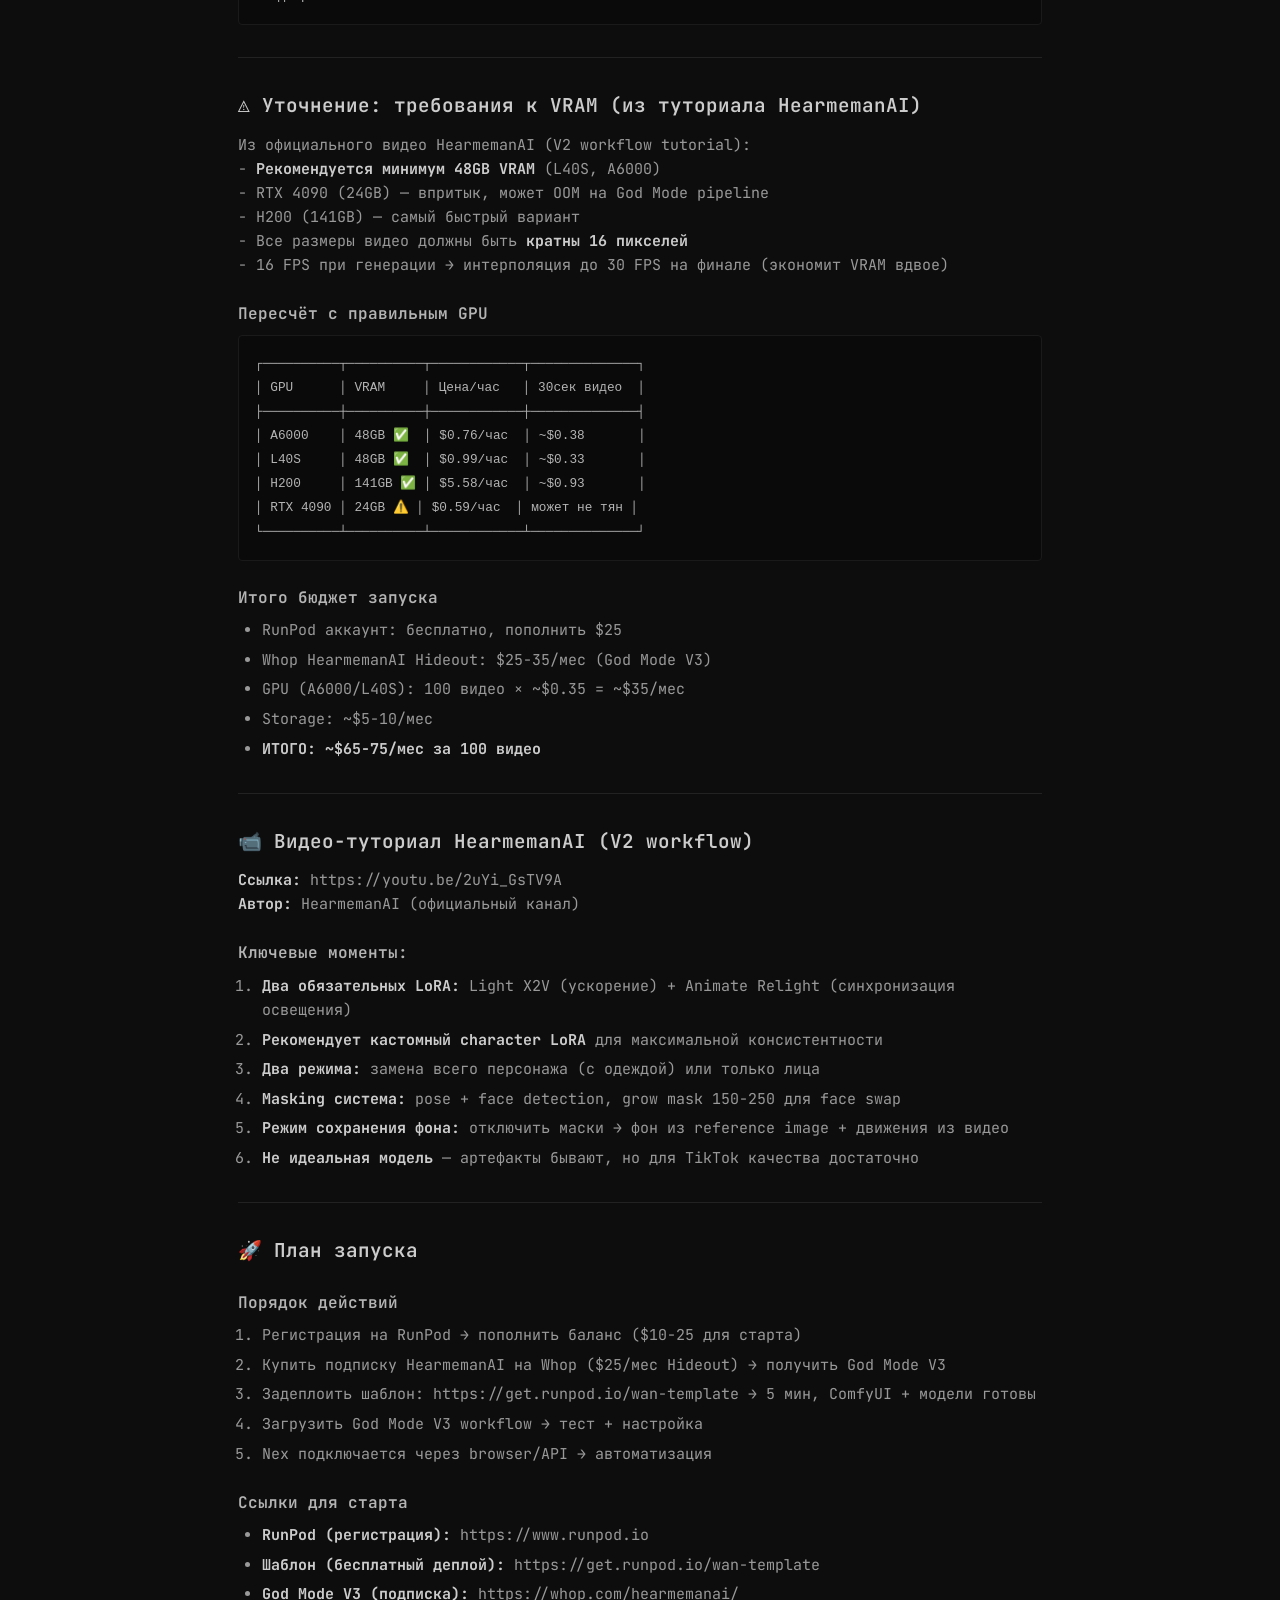
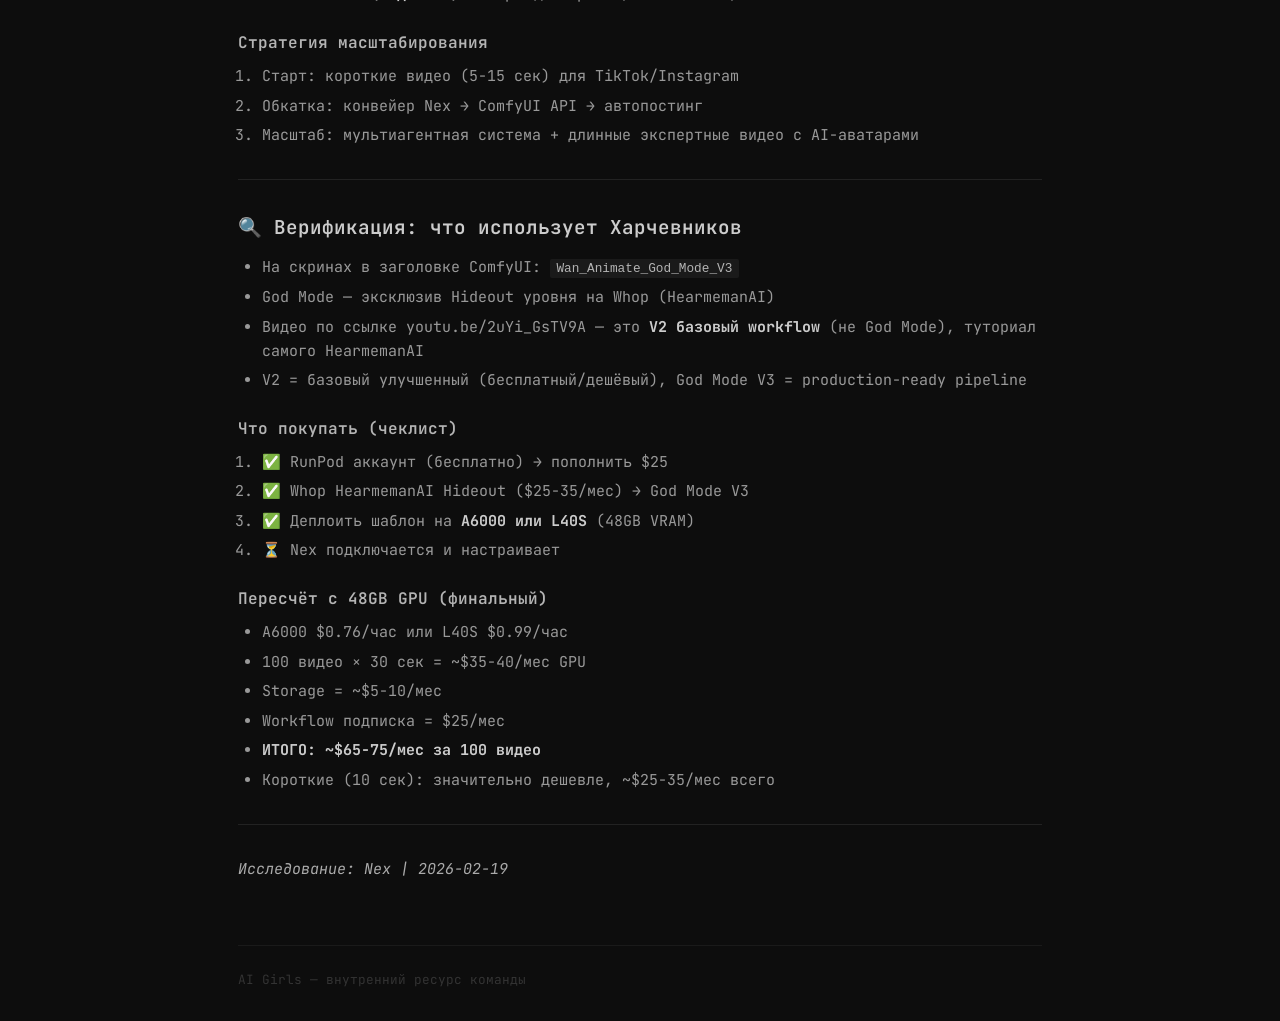
<file: research/comfyui-wan-animate.html>
<!DOCTYPE html>
<html lang="ru">
<head>
  <meta charset="UTF-8">
  <meta name="viewport" content="width=device-width, initial-scale=1.0">
  <title>ComfyUI + Wan Animate — AI Girls</title>
  <link rel="preconnect" href="https://fonts.googleapis.com">
  <link href="https://fonts.googleapis.com/css2?family=JetBrains+Mono:wght@400;600&display=swap" rel="stylesheet">
  <link rel="stylesheet" href="../assets/style.css">
</head>
<body>
  <div class="container">

    <header class="site-header">
      <a href="../index.html" class="logo">AI GIRLS</a>
      <div class="site-tagline">База знаний проекта — исследования, мануалы, стратегия</div>
      <nav class="site-nav">
        <a href="index.html" class="active">Исследования</a>
        <a href="../manuals/index.html">Мануалы</a>
        <a href="#" style="opacity:0.4;pointer-events:none">Инструменты</a>
        <a href="../strategy/index.html">Стратегия</a>
      </nav>
    </header>

    <main>
      <div class="breadcrumbs">
        <a href="../index.html">Главная</a>
        <span class="sep">/</span>
        <a href="index.html">Исследования</a>
        <span class="sep">/</span>
        <span>ComfyUI + Wan Animate</span>
      </div>

      <a href="index.html" class="back-btn">← Назад к исследованиям</a>

      <div class="content-body">
<h1>AI-инфлюенсеры: ComfyUI + Wan Animate — полное исследование</h1>
<p><strong>Дата:</strong> 2026-02-19<br />
<strong>Источник:</strong> Разбор видео Сани Харчевникова + глубокий ресёрч</p>
<hr />
<h2>📌 Суть направления</h2>
<p>Создание AI-персонажей (виртуальных инфлюенсеров) с помощью нейросетей и монетизация через TikTok, Instagram, Fanvue и бренд-коллаборации.</p>
<p><strong>Кейс из видео (Саня Харчевников):</strong><br />
- За 34 дня с нуля создал AI-девушку "Диана Зукова"<br />
- TikTok: 10K подписчиков, 3М+ просмотров<br />
- Instagram: 3K подписчиков, 1.2М просмотров<br />
- Заработал $800+ с приватки за неделю<br />
- Офер от бренда: 60-90К руб + премия до 60К<br />
- Потратил ~$250 на генерацию контента</p>
<hr />
<h2>🛠 Инструменты</h2>
<h3>1. Kling Motion Control</h3>
<ul>
<li>Платный SaaS (китайский, от Kuaishou)</li>
<li>Даёт 4K качество видео</li>
<li>Самый простой вариант: загрузил фото + видео → получил результат</li>
<li><strong>Минус:</strong> слишком "идеальное" видео — палится как AI, набирает меньше просмотров</li>
<li><strong>Минус:</strong> Kling 2.6 пока непревзойдён по точности motion control — open source отстаёт</li>
<li><strong>Плюс:</strong> не нужен GPU, работает в облаке</li>
</ul>
<h3>2. ComfyUI + Wan 2.2 Animate</h3>
<ul>
<li><strong>ComfyUI</strong> — open-source нодовый интерфейс для нейросетей (github.com/comfyanonymous/ComfyUI)</li>
<li><strong>Wan 2.2 Animate</strong> — AI-модель от Alibaba для анимации персонажей по видео-референсу</li>
<li>Модель: <code>wan2.2_animate_14B_bf16.safetensors</code></li>
<li>Заменяет лицо/тело в реальном видео на AI-модель, сохраняя движения и мимику</li>
<li>Фон остаётся живой → выглядит реалистичнее</li>
<li>Качество "шакальное" как у обычного TikTok → залетает лучше (не палится)</li>
</ul>
<h4>Wan Animate God Mode V3 (с скринов)</h4>
<ul>
<li><strong>Автор:</strong> HearmemanAI (Hearmeman98)</li>
<li><strong>Тип:</strong> Премиальный workflow для ComfyUI</li>
<li><strong>Что умеет:</strong></li>
<li>Character swap — полная замена персонажа</li>
<li>Face swap — замена лица с сохранением мимики</li>
<li>Auto masking — автоматическое маскирование (Step 3)</li>
<li>Background swap — замена фона</li>
<li>Встроенный upscaler</li>
<li>LoRA support (стилевые модели)</li>
<li><strong>Структура workflow (видно на скринах):</strong></li>
<li>Step 2: Global Settings (загрузка reference image, video, промпты)</li>
<li>Step 3: Video Masking</li>
<li>Positive/Negative Prompt с CLIP conditioning</li>
<li>SaveClip, force_rate, custom_width/height, frame_load_cap</li>
<li>Format: Wan</li>
<li><strong>Доступ:</strong> Платный — через Whop ($25-35/мес "Hideout" уровень)</li>
</ul>
<h3>3. ReelShift (reelshift.xyz)</h3>
<ul>
<li>SaaS-сервис "для чайников" — обёртка над аналогичной технологией</li>
<li>Загрузил 2-3 фото → создал AI-персонажа</li>
<li>Вставил ссылку на TikTok/Reel → получил видео со своим AI</li>
<li>Позиционируется как инструмент для OnlyFans/Fanvue</li>
<li>Заявляют: "создатели зарабатывают $10K+/мес"</li>
<li><strong>Плюс:</strong> нулевой порог входа</li>
<li><strong>Минус:</strong> зависимость от сервиса, нет контроля</li>
</ul>
<h3>4. Nano Banana Pro</h3>
<ul>
<li>Генератор изображений на базе Google Gemini 2.5 Flash / Gemini 3 Pro</li>
<li>Сохраняет консистентность лица между генерациями</li>
<li>Используется для создания исходных фото AI-модели</li>
<li>Альтернативы: Midjourney, Flux</li>
</ul>
<hr />
<h2>💻 Техтребования для ComfyUI + Wan</h2>
<h3>VRAM</h3>
<ul>
<li><strong>14B модель (полная):</strong> 24GB+ VRAM (RTX 4090, A6000, H100)</li>
<li><strong>GGUF Q8:</strong> 12GB VRAM (работает на RTX 3060 12GB)</li>
<li><strong>GGUF Q4:</strong> 4GB VRAM (сильно теряет качество)</li>
<li><strong>Рекомендация:</strong> RTX 4090 (24GB) или облако</li>
</ul>
<h3>Скорость генерации</h3>
<ul>
<li>RTX 4090: ~5-8 минут на одно видео (с SageAttention)</li>
<li>H200 (RunPod): 1080x1920, 1690 кадров = 1ч 15мин</li>
<li>С TeaCache: ускорение ~30-40%</li>
</ul>
<h3>RunPod (облако)</h3>
<ul>
<li>Шаблон HearmemanAI: <code>get.runpod.io/wan-template</code></li>
<li>CUDA 12.8 + PyTorch 2.8.0</li>
<li>RTX 4090: ~$0.39/час (Community), ~$0.69/час (Secure)</li>
<li>A100 80GB: ~$1.64/час</li>
<li>H100: ~$3.89/час</li>
<li>Деплой шаблона ~5 мин (модели через huggingface-cli)</li>
</ul>
<h3>Себестоимость одного видео (RunPod RTX 4090)</h3>
<ul>
<li>~7 мин генерации = ~$0.05 за видео</li>
<li>100 видео/мес = ~$5</li>
</ul>
<hr />
<h2>💰 Монетизация</h2>
<h3>Каналы дохода</h3>
<ol>
<li><strong>Fanvue / подобные платформы</strong> — подписка на приватный контент</li>
<li>Средний заработок: $500-3,000/мес после 3-6 мес раскрутки</li>
<li>Топы: $10,000-100,000/мес</li>
<li>Fanvue: $100M+ ARR (2025), поднял $22M Series A (январь 2026)</li>
<li>Рекомендуемая цена подписки: $7-15/мес</li>
<li>Посты: 3-5 раз в неделю + PPV</li>
<li><strong>UGC для брендов</strong> — AI-модель как рекламный персонаж</li>
<li>Пример: 60-90К руб + премия до 60К за интеграцию</li>
<li><strong>TikTok/Instagram рост</strong> → трафик на приватку</li>
<li><strong>Масштабирование</strong> — можно запустить 5-10 AI-моделей параллельно</li>
</ol>
<h3>Модель работы</h3>
<ol>
<li>Генерируешь фото AI-девушки (Nano Banana Pro / Midjourney / Flux)</li>
<li>Берёшь реальные залетевшие видео как референс</li>
<li>Через ComfyUI+Wan заменяешь лицо на AI</li>
<li>Постишь в TikTok/Instagram</li>
<li>Ведёшь трафик на Fanvue / приватный канал</li>
<li>Монетизация через подписку + PPV + бренды</li>
</ol>
<h3>Экономика</h3>
<ul>
<li><strong>Вход:</strong> ~$250 на генерацию (первый месяц)</li>
<li><strong>RunPod:</strong> $5-20/мес при активном использовании</li>
<li><strong>Потенциальный доход:</strong> $800+/нед уже на старте (кейс из видео)</li>
<li><strong>Масштабирование:</strong> 5 моделей × $1,000/мес = $5,000/мес</li>
</ul>
<hr />
<h2>⚖️ Сравнение подходов</h2>
<pre><code>┌─────────────────────┬──────────────┬──────────────┬──────────────┐
│                     │ ComfyUI+Wan  │ Kling        │ ReelShift    │
├─────────────────────┼──────────────┼──────────────┼──────────────┤
│ Стоимость           │ $5-20/мес    │ $10-100/мес  │ ???          │
│ Порог входа         │ Высокий      │ Низкий       │ Нулевой      │
│ Качество            │ Среднее+     │ Высокое (4K) │ Среднее      │
│ Контроль            │ Полный       │ Ограничен    │ Нет          │
│ Реалистичность      │ Высокая*     │ Средняя**    │ Средняя      │
│ Масштабируемость    │ ∞            │ Ограничена   │ Ограничена   │
│ Нужен GPU           │ Да (облако)  │ Нет          │ Нет          │
│ Open source         │ Да           │ Нет          │ Нет          │
└─────────────────────┴──────────────┴──────────────┴──────────────┘

* &quot;шакальное&quot; качество = плюс для TikTok (не палится)
** слишком идеальное = палится как AI
</code></pre>
<hr />
<h2>🔗 Ключевые ссылки</h2>
<h3>Инструменты</h3>
<ul>
<li><strong>ComfyUI:</strong> github.com/comfyanonymous/ComfyUI</li>
<li><strong>Wan 2.2 Animate (офиц):</strong> docs.comfy.org/tutorials/video/wan/wan2-2-animate</li>
<li><strong>HearmemanAI (God Mode):</strong> whop.com/hearmemanai | patreon.com/c/HearmemanAI</li>
<li><strong>RunPod шаблон:</strong> get.runpod.io/wan-template</li>
<li><strong>CivitAI workflows:</strong> civitai.com/user/HearmemanAI</li>
<li><strong>ReelShift:</strong> reelshift.xyz</li>
<li><strong>Nano Banana Pro:</strong> nano-banana.ai</li>
</ul>
<h3>Монетизация</h3>
<ul>
<li><strong>Fanvue:</strong> fanvue.com (AI-friendly, подписочная модель)</li>
<li><strong>HearmemanAI Linktree:</strong> linktr.ee/hearmemanai</li>
<li><strong>HearmemanAI Telegram:</strong> t.me/hmaigirls</li>
</ul>
<h3>Обучение</h3>
<ul>
<li><strong>Kijai workflow (бесплатный):</strong> CivitAI — civitai.com/models/1977608/wananimate</li>
<li><strong>Low VRAM workflow:</strong> civitai.com/models/1980698</li>
<li><strong>GGUF unlimited length:</strong> civitai.com/models/2046477</li>
</ul>
<hr />
<h2>⚠️ Риски</h2>
<ol>
<li><strong>Этика</strong> — продажа общения с несуществующим человеком</li>
<li><strong>Бан платформ</strong> — TikTok/Instagram могут закрутить гайки по AI-контенту</li>
<li><strong>Конкуренция</strong> — тема уже вирусная, порог входа снижается</li>
<li><strong>Технические:</strong> Wan Animate уступает Kling по точности деталей и движению глаз</li>
<li><strong>Юридические:</strong> законодательство об AI-контенте меняется</li>
</ol>
<hr />
<h2>💡 Возможности для нас</h2>
<ol>
<li><strong>Быстрый старт</strong> — вход $250, окупаемость за 1-2 недели (доказано кейсом)</li>
<li><strong>Масштабирование</strong> — 5-10 AI-моделей параллельно</li>
<li><strong>Услуга на bizclaw.ru</strong> — "запуск AI-инфлюенсера под ключ"</li>
<li><strong>Обучение</strong> — курс/гайд по созданию AI-инфлюенсеров (инфопродукт)</li>
<li><strong>Бренд-коллаборации</strong> — AI-модели для рекламы клиентов</li>
</ol>
<hr />
<hr />
<h2>💵 Экономика генерации (детальный расчёт)</h2>
<h3>God Mode V3 — что входит в $25/мес</h3>
<p>НЕ генерации. Подписка на HearmemanAI = workflow JSON + доп. модели. Генерации — отдельно на RunPod. Платишь $25/мес за рецепт, GPU-время покупаешь сам.</p>
<h3>Бесплатные vs платные workflow</h3>
<pre><code>┌──────────────────┬─────────────────┬─────────────────┐
│                  │ Kijai (free)    │ God Mode V3     │
├──────────────────┼─────────────────┼─────────────────┤
│ Базовая анимация │ ✅              │ ✅               │
│ Auto masking     │ ❌ вручную      │ ✅ авто          │
│ Face swap        │ ❌ отдельно     │ ✅ встроено      │
│ Background swap  │ ❌              │ ✅               │
│ Upscaler         │ ❌              │ ✅ в комплекте   │
│ Готовый pipeline │ базовый         │ production-ready │
│ Настройка        │ часы/дни        │ загрузил-пошёл  │
└──────────────────┴─────────────────┴─────────────────┘
</code></pre>
<p>God Mode = собранный конвейер из ~10 нод, по отдельности бесплатных. Платишь за сборку + оптимизацию + поддержку.</p>
<h3>Формула для 30 сек видео</h3>
<ul>
<li>30 сек × 16 FPS = <strong>480 кадров</strong></li>
<li>Wan Animate генерит кусками по 81 кадр (~5 сек)</li>
<li>Нужно <strong>6 проходов</strong> (склейка)</li>
</ul>
<h3>Бенчмарки генерации</h3>
<pre><code>┌──────────────┬───────────┬──────────┬──────────────┐
│ GPU          │ 81 кадров │ 480 кадр │ Цена/час     │
│              │ (~5 сек)  │ (~30сек) │ RunPod       │
├──────────────┼───────────┼──────────┼──────────────┤
│ RTX 4090     │ ~5 мин    │ ~30 мин  │ $0.59/час    │
│ RTX 5090     │ ~3 мин    │ ~18 мин  │ $1.58/час    │
│ H100         │ ~2 мин    │ ~12 мин  │ $4.18/час    │
│ H200         │ ~1.5 мин  │ ~9 мин   │ $5.58/час    │
└──────────────┴───────────┴──────────┴──────────────┘
</code></pre>
<h3>Себестоимость 1 видео (30 сек, с masking + upscale)</h3>
<pre><code>┌──────────────┬───────────┬──────────┬──────────────┐
│ GPU          │ Время     │ Стоимость│ 100 видео/мес│
├──────────────┼───────────┼──────────┼──────────────┤
│ RTX 4090     │ ~35-40мин │ ~$0.35   │ ~$35         │
│ H100         │ ~15 мин   │ ~$1.05   │ ~$105        │
│ RTX 5090     │ ~22 мин   │ ~$0.58   │ ~$58         │
└──────────────┴───────────┴──────────┴──────────────┘
</code></pre>
<h3>Для коротких видео (10 сек, TikTok формат)</h3>
<ul>
<li>10 сек видео = ~7 мин на 4090 = <strong>~$0.07</strong></li>
<li>100 штук = <strong>$7/мес</strong></li>
</ul>
<h3>Итого оптимальный вариант: RTX 4090 на RunPod</h3>
<ul>
<li>$0.59/час</li>
<li>~$0.35 за одно 30-сек видео</li>
<li>Storage ~$5-10/мес</li>
<li><strong>100 видео/мес = ~$40-45</strong></li>
</ul>
<h3>Mac mini — почему не вариант</h3>
<ul>
<li>Apple Silicon: нет CUDA (Wan заточен под NVIDIA)</li>
<li>Генерация в 10-20x медленнее через MPS-бэкенд</li>
<li>ComfyUI на Mac с видеомоделями — нестабильно</li>
</ul>
<h3>Альтернативы RunPod</h3>
<ul>
<li><strong>Vast.ai</strong> — бывает дешевле ($0.30-0.40/час за 4090), менее стабильно</li>
<li><strong>Купить свой GPU</strong> — RTX 4090 б/у ~$1,000-1,200, окупается за 3-4 мес при 200+ видео/мес</li>
</ul>
<hr />
<h2>🤖 Автоматизация через Nex</h2>
<h3>Что Nex может делать</h3>
<ul>
<li>✅ Парсинг залетевших видео — тренды, скачивание, анализ</li>
<li>✅ Промпты — positive/negative для Wan</li>
<li>✅ Скрипты автоматизации — batch-обработка, очереди</li>
<li>✅ Постинг стратегия — когда, что, куда</li>
<li>✅ Аналитика — просмотры, вовлечённость, ROI</li>
<li>✅ Fanvue/TikTok контент-план</li>
<li>✅ Создание персонажа — биография, голос, стиль, consistency</li>
</ul>
<h3>Подключение к ComfyUI</h3>
<ol>
<li><strong>Через browser</strong> — Nex открывает ComfyUI UI на RunPod</li>
<li><strong>Через API</strong> (лучше) — ComfyUI REST API, curl, полная автоматизация</li>
</ol>
<h3>Схема конвейера</h3>
<pre><code>G находит тренд → Nex скачивает видео →
Nex отправляет в ComfyUI API на RunPod →
генерация → Nex забирает результат →
G одобряет → Nex постит
</code></pre>
<hr />
<h2>⚠️ Уточнение: требования к VRAM (из туториала HearmemanAI)</h2>
<p>Из официального видео HearmemanAI (V2 workflow tutorial):<br />
- <strong>Рекомендуется минимум 48GB VRAM</strong> (L40S, A6000)<br />
- RTX 4090 (24GB) — впритык, может OOM на God Mode pipeline<br />
- H200 (141GB) — самый быстрый вариант<br />
- Все размеры видео должны быть <strong>кратны 16 пикселей</strong><br />
- 16 FPS при генерации → интерполяция до 30 FPS на финале (экономит VRAM вдвое)</p>
<h3>Пересчёт с правильным GPU</h3>
<pre><code>┌──────────┬──────────┬────────────┬──────────────┐
│ GPU      │ VRAM     │ Цена/час   │ 30сек видео  │
├──────────┼──────────┼────────────┼──────────────┤
│ A6000    │ 48GB ✅  │ $0.76/час  │ ~$0.38       │
│ L40S     │ 48GB ✅  │ $0.99/час  │ ~$0.33       │
│ H200     │ 141GB ✅ │ $5.58/час  │ ~$0.93       │
│ RTX 4090 │ 24GB ⚠️ │ $0.59/час  │ может не тян │
└──────────┴──────────┴────────────┴──────────────┘
</code></pre>
<h3>Итого бюджет запуска</h3>
<ul>
<li>RunPod аккаунт: бесплатно, пополнить $25</li>
<li>Whop HearmemanAI Hideout: $25-35/мес (God Mode V3)</li>
<li>GPU (A6000/L40S): 100 видео × ~$0.35 = ~$35/мес</li>
<li>Storage: ~$5-10/мес</li>
<li><strong>ИТОГО: ~$65-75/мес за 100 видео</strong></li>
</ul>
<hr />
<h2>📹 Видео-туториал HearmemanAI (V2 workflow)</h2>
<p><strong>Ссылка:</strong> https://youtu.be/2uYi_GsTV9A<br />
<strong>Автор:</strong> HearmemanAI (официальный канал)</p>
<h3>Ключевые моменты:</h3>
<ol>
<li><strong>Два обязательных LoRA:</strong> Light X2V (ускорение) + Animate Relight (синхронизация освещения)</li>
<li><strong>Рекомендует кастомный character LoRA</strong> для максимальной консистентности</li>
<li><strong>Два режима:</strong> замена всего персонажа (с одеждой) или только лица</li>
<li><strong>Masking система:</strong> pose + face detection, grow mask 150-250 для face swap</li>
<li><strong>Режим сохранения фона:</strong> отключить маски → фон из reference image + движения из видео</li>
<li><strong>Не идеальная модель</strong> — артефакты бывают, но для TikTok качества достаточно</li>
</ol>
<hr />
<h2>🚀 План запуска</h2>
<h3>Порядок действий</h3>
<ol>
<li>Регистрация на RunPod → пополнить баланс ($10-25 для старта)</li>
<li>Купить подписку HearmemanAI на Whop ($25/мес Hideout) → получить God Mode V3</li>
<li>Задеплоить шаблон: https://get.runpod.io/wan-template → 5 мин, ComfyUI + модели готовы</li>
<li>Загрузить God Mode V3 workflow → тест + настройка</li>
<li>Nex подключается через browser/API → автоматизация</li>
</ol>
<h3>Ссылки для старта</h3>
<ul>
<li><strong>RunPod (регистрация):</strong> https://www.runpod.io</li>
<li><strong>Шаблон (бесплатный деплой):</strong> https://get.runpod.io/wan-template</li>
<li><strong>God Mode V3 (подписка):</strong> https://whop.com/hearmemanai/</li>
</ul>
<h3>Стратегия масштабирования</h3>
<ol>
<li>Старт: короткие видео (5-15 сек) для TikTok/Instagram</li>
<li>Обкатка: конвейер Nex → ComfyUI API → автопостинг</li>
<li>Масштаб: мультиагентная система + длинные экспертные видео с AI-аватарами</li>
</ol>
<hr />
<h2>🔍 Верификация: что использует Харчевников</h2>
<ul>
<li>На скринах в заголовке ComfyUI: <code>Wan_Animate_God_Mode_V3</code></li>
<li>God Mode — эксклюзив Hideout уровня на Whop (HearmemanAI)</li>
<li>Видео по ссылке youtu.be/2uYi_GsTV9A — это <strong>V2 базовый workflow</strong> (не God Mode), туториал самого HearmemanAI</li>
<li>V2 = базовый улучшенный (бесплатный/дешёвый), God Mode V3 = production-ready pipeline</li>
</ul>
<h3>Что покупать (чеклист)</h3>
<ol>
<li>✅ RunPod аккаунт (бесплатно) → пополнить $25</li>
<li>✅ Whop HearmemanAI Hideout ($25-35/мес) → God Mode V3</li>
<li>✅ Деплоить шаблон на <strong>A6000 или L40S</strong> (48GB VRAM)</li>
<li>⏳ Nex подключается и настраивает</li>
</ol>
<h3>Пересчёт с 48GB GPU (финальный)</h3>
<ul>
<li>A6000 $0.76/час или L40S $0.99/час</li>
<li>100 видео × 30 сек = ~$35-40/мес GPU</li>
<li>Storage = ~$5-10/мес</li>
<li>Workflow подписка = $25/мес</li>
<li><strong>ИТОГО: ~$65-75/мес за 100 видео</strong></li>
<li>Короткие (10 сек): значительно дешевле, ~$25-35/мес всего</li>
</ul>
<hr />
<p><em>Исследование: Nex | 2026-02-19</em></p>
      </div>
    </main>

    <footer class="site-footer">
      AI Girls — внутренний ресурс команды
    </footer>

  </div>
</body>
</html>
</file>
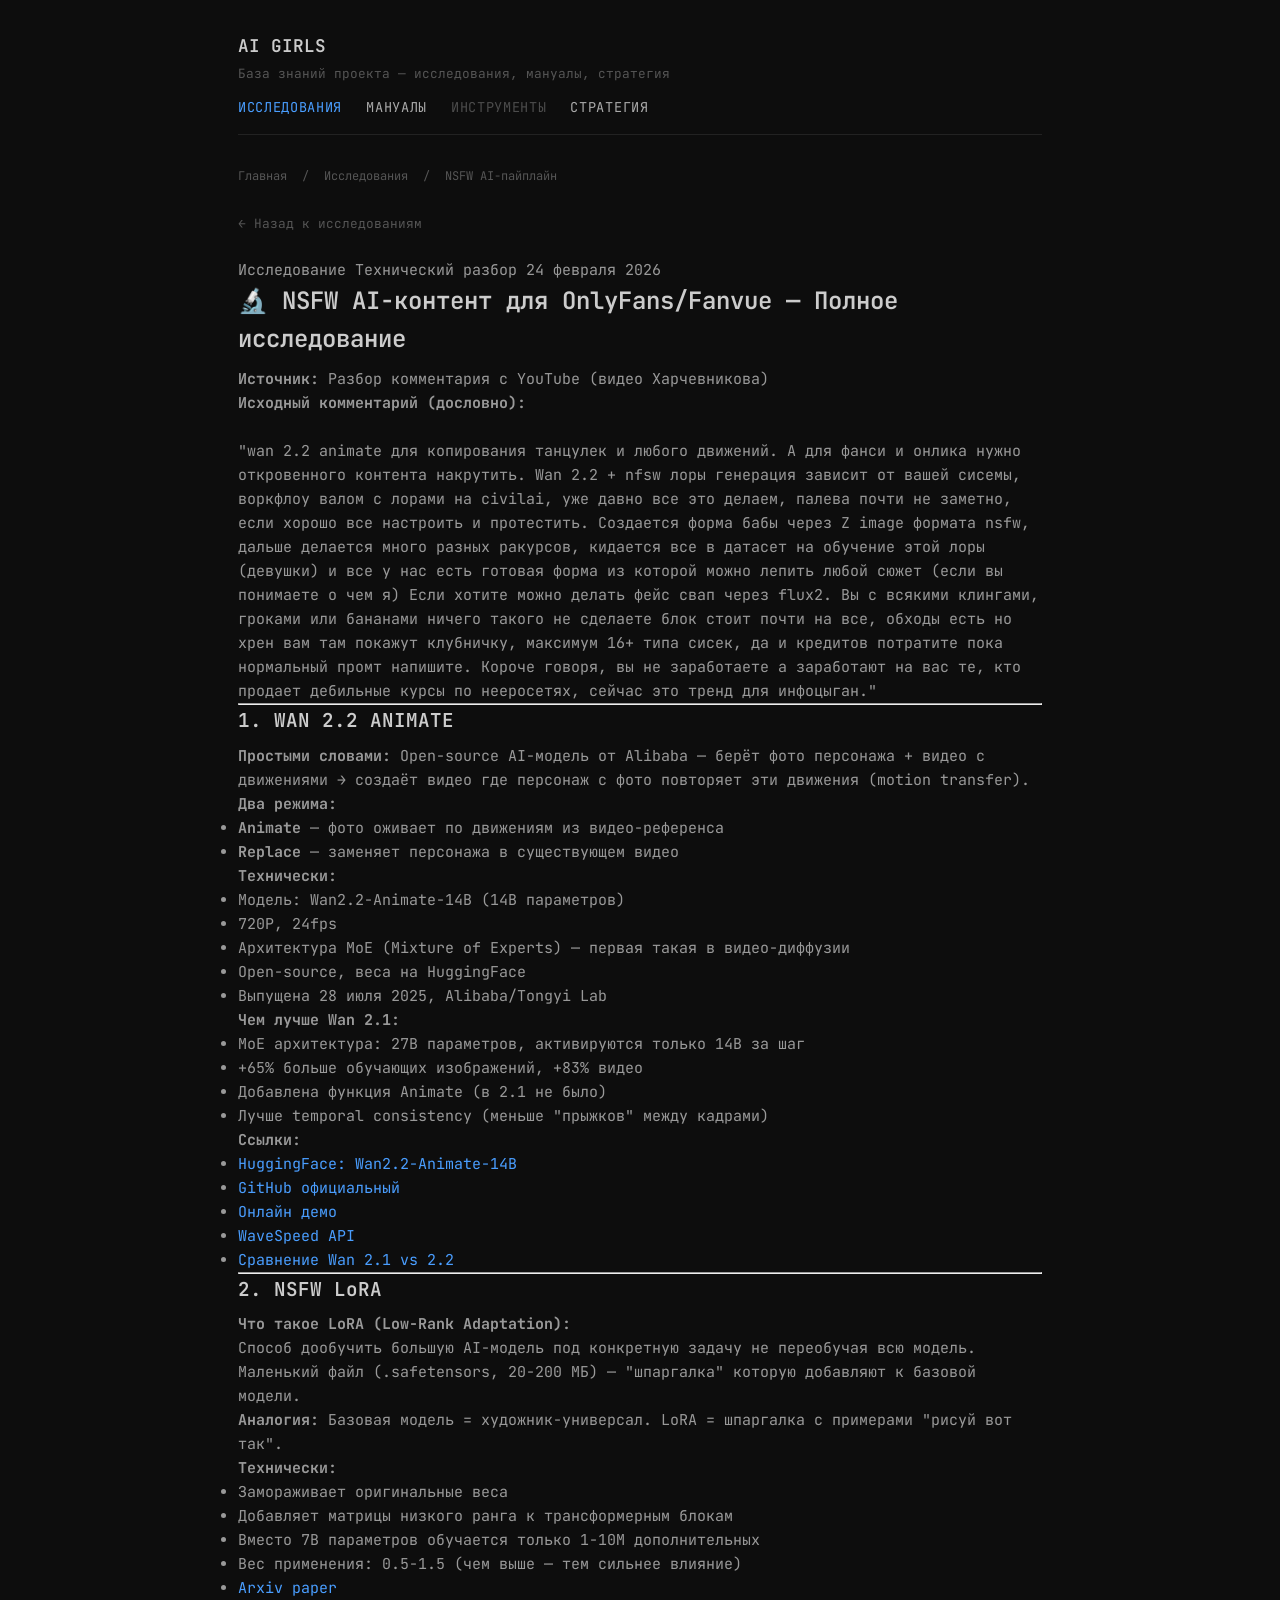
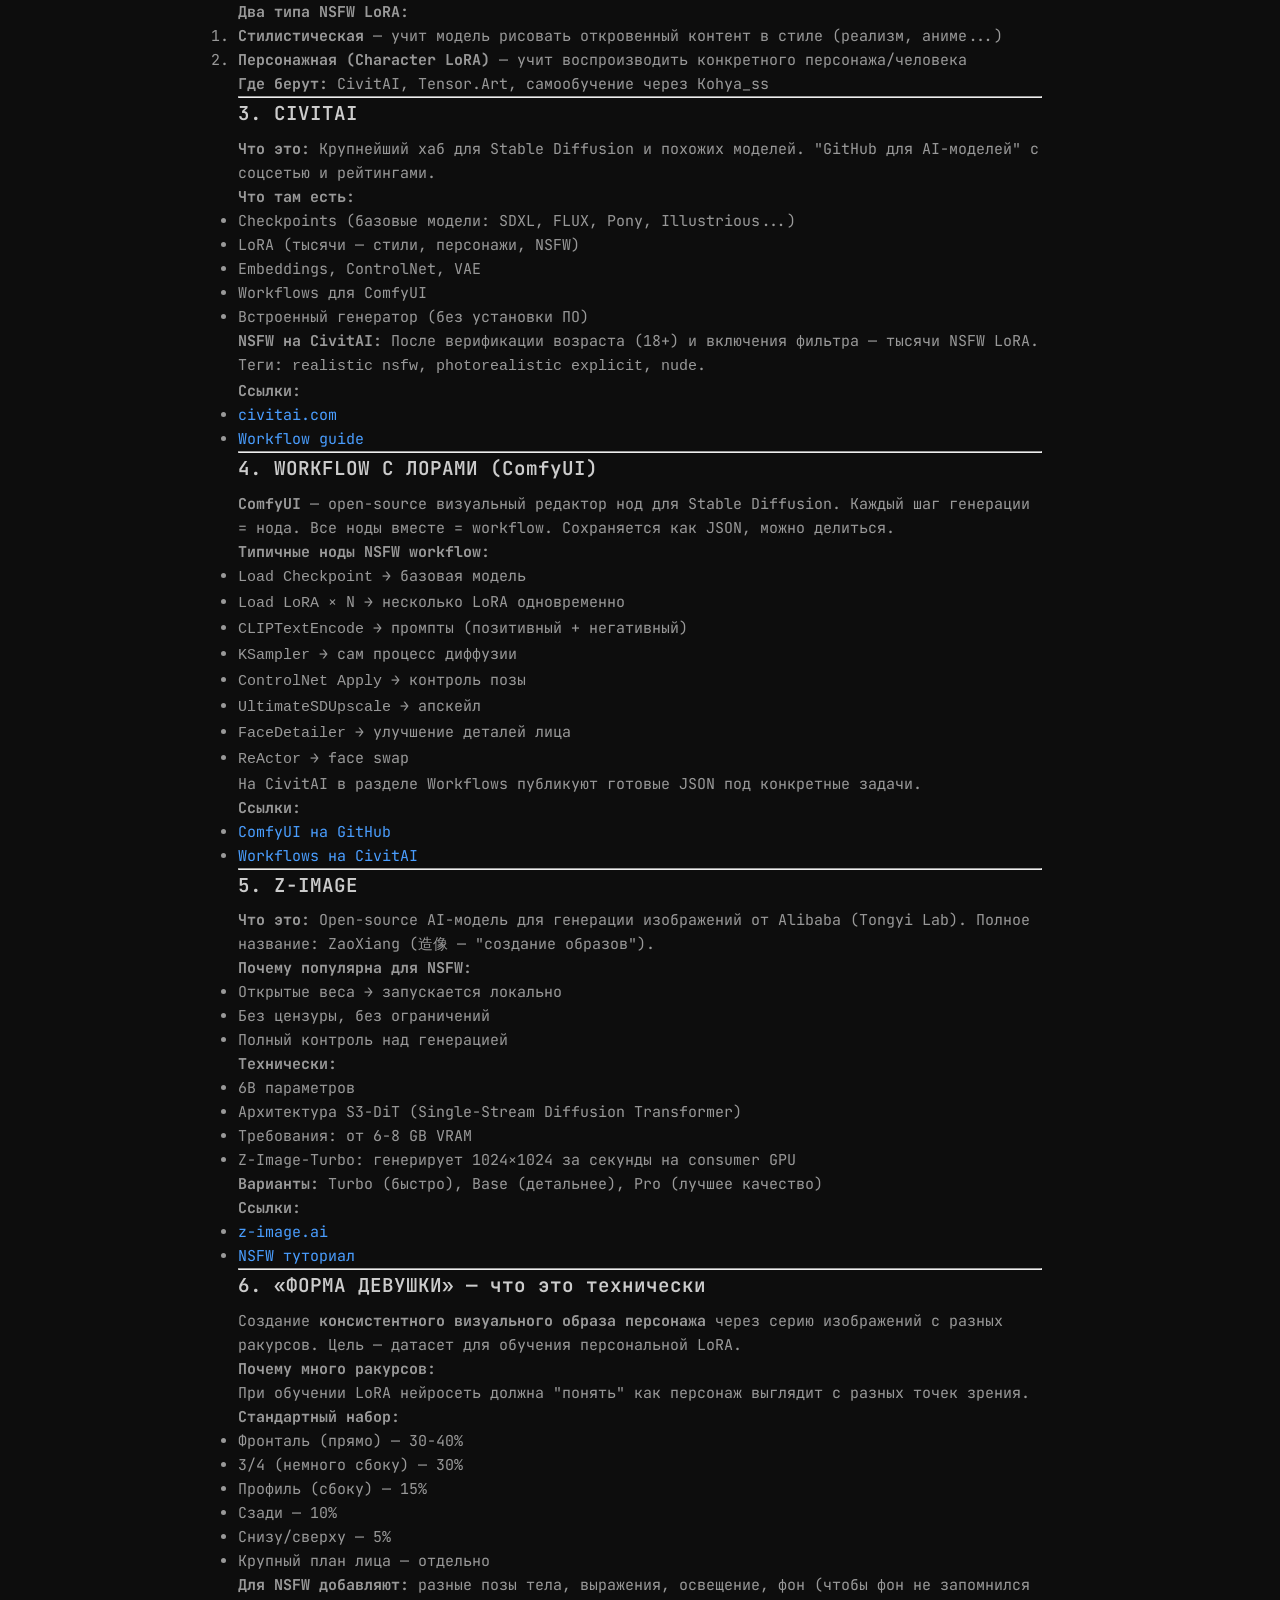
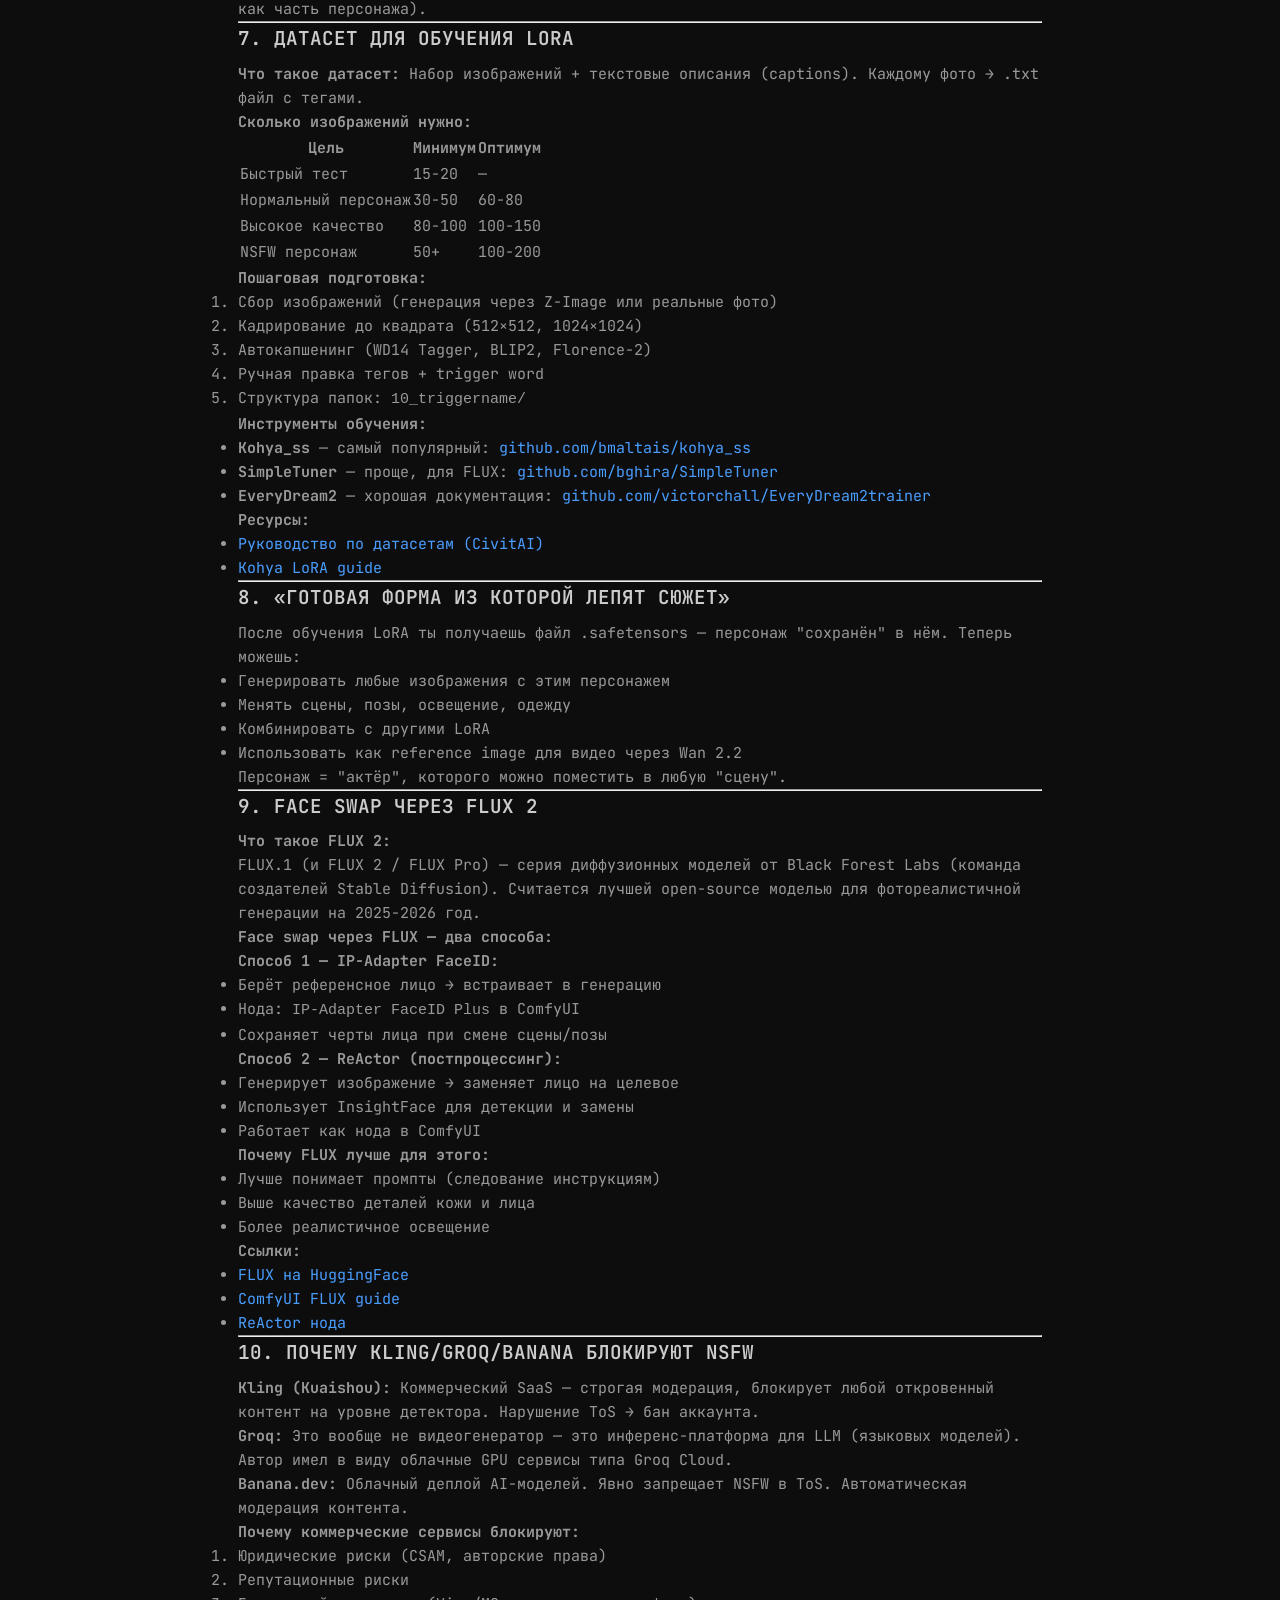
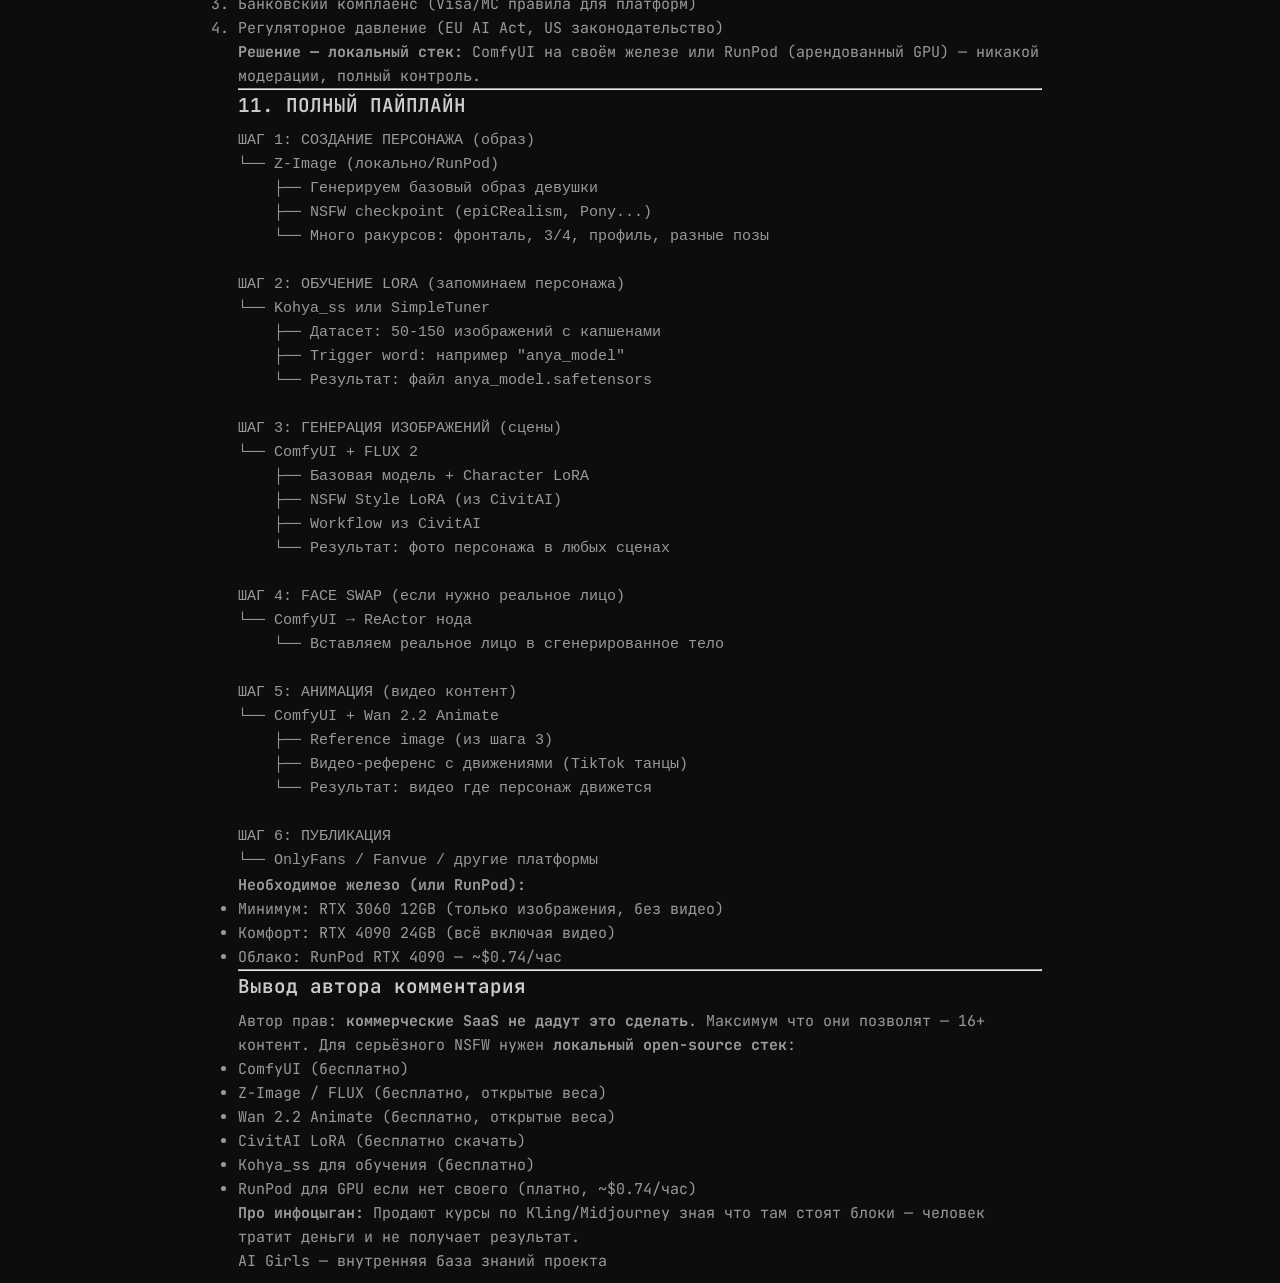
<file: research/nsfw-ai-pipeline.html>
<!DOCTYPE html>
<html lang="ru">
<head>
  <meta charset="UTF-8">
  <meta name="viewport" content="width=device-width, initial-scale=1.0">
  <title>NSFW AI-пайплайн для OnlyFans/Fanvue — AI Girls</title>
  <link rel="preconnect" href="https://fonts.googleapis.com">
  <link href="https://fonts.googleapis.com/css2?family=JetBrains+Mono:wght@400;600&display=swap" rel="stylesheet">
  <link rel="stylesheet" href="../assets/style.css">
</head>
<body>
  <div class="container">

    <header class="site-header">
      <a href="../index.html" class="logo">AI GIRLS</a>
      <div class="site-tagline">База знаний проекта — исследования, мануалы, стратегия</div>
      <nav class="site-nav">
        <a href="index.html" class="active">Исследования</a>
        <a href="../manuals/index.html">Мануалы</a>
        <a href="#" style="opacity:0.4;pointer-events:none">Инструменты</a>
        <a href="../strategy/index.html">Стратегия</a>
      </nav>
    </header>

    <main>
      <div class="breadcrumbs">
        <a href="../index.html">Главная</a>
        <span class="sep">/</span>
        <a href="index.html">Исследования</a>
        <span class="sep">/</span>
        <span>NSFW AI-пайплайн</span>
      </div>

      <a href="index.html" class="back-btn">← Назад к исследованиям</a>

      <article class="research-article">
        <div class="article-meta">
          <span class="tag">Исследование</span>
          <span class="tag tag-accent">Технический разбор</span>
          <span class="date">24 февраля 2026</span>
        </div>

        <h1>🔬 NSFW AI-контент для OnlyFans/Fanvue — Полное исследование</h1>

        <p class="lead"><strong>Источник:</strong> Разбор комментария с YouTube (видео Харчевникова)</p>

        <div class="callout callout-warning">
          <strong>Исходный комментарий (дословно):</strong><br><br>
          "wan 2.2 animate для копирования танцулек и любого движений. А для фанси и онлика нужно откровенного контента накрутить. Wan 2.2 + nfsw лоры генерация зависит от вашей сисемы, воркфлоу валом с лорами на civilai, уже давно все это делаем, палева почти не заметно, если хорошо все настроить и протестить. Создается форма бабы через Z image формата nsfw, дальше делается много разных ракурсов, кидается все в датасет на обучение этой лоры (девушки) и все у нас есть готовая форма из которой можно лепить любой сюжет (если вы понимаете о чем я) Если хотите можно делать фейс свап через flux2. Вы с всякими клингами, гроками или бананами ничего такого не сделаете блок стоит почти на все, обходы есть но хрен вам там покажут клубничку, максимум 16+ типа сисек, да и кредитов потратите пока нормальный промт напишите. Короче говоря, вы не заработаете а заработают на вас те, кто продает дебильные курсы по нееросетях, сейчас это тренд для инфоцыган."
        </div>

        <hr>

        <h2>1. WAN 2.2 ANIMATE</h2>

        <p><strong>Простыми словами:</strong> Open-source AI-модель от Alibaba — берёт фото персонажа + видео с движениями → создаёт видео где персонаж с фото повторяет эти движения (motion transfer).</p>

        <p><strong>Два режима:</strong></p>
        <ul>
          <li><strong>Animate</strong> — фото оживает по движениям из видео-референса</li>
          <li><strong>Replace</strong> — заменяет персонажа в существующем видео</li>
        </ul>

        <p><strong>Технически:</strong></p>
        <ul>
          <li>Модель: Wan2.2-Animate-14B (14B параметров)</li>
          <li>720P, 24fps</li>
          <li>Архитектура MoE (Mixture of Experts) — первая такая в видео-диффузии</li>
          <li>Open-source, веса на HuggingFace</li>
          <li>Выпущена 28 июля 2025, Alibaba/Tongyi Lab</li>
        </ul>

        <p><strong>Чем лучше Wan 2.1:</strong></p>
        <ul>
          <li>MoE архитектура: 27B параметров, активируются только 14B за шаг</li>
          <li>+65% больше обучающих изображений, +83% видео</li>
          <li>Добавлена функция Animate (в 2.1 не было)</li>
          <li>Лучше temporal consistency (меньше "прыжков" между кадрами)</li>
        </ul>

        <p><strong>Ссылки:</strong></p>
        <ul>
          <li><a href="https://huggingface.co/Wan-AI/Wan2.2-Animate-14B" target="_blank">HuggingFace: Wan2.2-Animate-14B</a></li>
          <li><a href="https://github.com/Wan-Video/Wan2.2" target="_blank">GitHub официальный</a></li>
          <li><a href="https://create.wan.video" target="_blank">Онлайн демо</a></li>
          <li><a href="https://wavespeed.ai/models/wavespeed-ai/wan-2.2/animate" target="_blank">WaveSpeed API</a></li>
          <li><a href="https://blog.fal.ai/wan-2-2-vs-wan-2-1-whats-new-and-how-to-upgrade-your-video-pipeline/" target="_blank">Сравнение Wan 2.1 vs 2.2</a></li>
        </ul>

        <hr>

        <h2>2. NSFW LoRA</h2>

        <p><strong>Что такое LoRA (Low-Rank Adaptation):</strong><br>
        Способ дообучить большую AI-модель под конкретную задачу не переобучая всю модель. Маленький файл (.safetensors, 20-200 МБ) — "шпаргалка" которую добавляют к базовой модели.</p>

        <p><strong>Аналогия:</strong> Базовая модель = художник-универсал. LoRA = шпаргалка с примерами "рисуй вот так".</p>

        <p><strong>Технически:</strong></p>
        <ul>
          <li>Замораживает оригинальные веса</li>
          <li>Добавляет матрицы низкого ранга к трансформерным блокам</li>
          <li>Вместо 7B параметров обучается только 1-10M дополнительных</li>
          <li>Вес применения: 0.5-1.5 (чем выше — тем сильнее влияние)</li>
          <li><a href="https://arxiv.org/abs/2106.09685" target="_blank">Arxiv paper</a></li>
        </ul>

        <p><strong>Два типа NSFW LoRA:</strong></p>
        <ol>
          <li><strong>Стилистическая</strong> — учит модель рисовать откровенный контент в стиле (реализм, аниме...)</li>
          <li><strong>Персонажная (Character LoRA)</strong> — учит воспроизводить конкретного персонажа/человека</li>
        </ol>

        <p><strong>Где берут:</strong> CivitAI, Tensor.Art, самообучение через Kohya_ss</p>

        <hr>

        <h2>3. CIVITAI</h2>

        <p><strong>Что это:</strong> Крупнейший хаб для Stable Diffusion и похожих моделей. "GitHub для AI-моделей" с соцсетью и рейтингами.</p>

        <p><strong>Что там есть:</strong></p>
        <ul>
          <li>Checkpoints (базовые модели: SDXL, FLUX, Pony, Illustrious...)</li>
          <li>LoRA (тысячи — стили, персонажи, NSFW)</li>
          <li>Embeddings, ControlNet, VAE</li>
          <li>Workflows для ComfyUI</li>
          <li>Встроенный генератор (без установки ПО)</li>
        </ul>

        <p><strong>NSFW на CivitAI:</strong> После верификации возраста (18+) и включения фильтра — тысячи NSFW LoRA. Теги: <code>realistic nsfw</code>, <code>photorealistic explicit</code>, <code>nude</code>.</p>

        <p><strong>Ссылки:</strong></p>
        <ul>
          <li><a href="https://civitai.com" target="_blank">civitai.com</a></li>
          <li><a href="https://civitai.com/articles/17339/comfyui-image-workflows-guide" target="_blank">Workflow guide</a></li>
        </ul>

        <hr>

        <h2>4. WORKFLOW С ЛОРАМИ (ComfyUI)</h2>

        <p><strong>ComfyUI</strong> — open-source визуальный редактор нод для Stable Diffusion. Каждый шаг генерации = нода. Все ноды вместе = workflow. Сохраняется как JSON, можно делиться.</p>

        <p><strong>Типичные ноды NSFW workflow:</strong></p>
        <ul>
          <li><code>Load Checkpoint</code> → базовая модель</li>
          <li><code>Load LoRA</code> × N → несколько LoRA одновременно</li>
          <li><code>CLIPTextEncode</code> → промпты (позитивный + негативный)</li>
          <li><code>KSampler</code> → сам процесс диффузии</li>
          <li><code>ControlNet Apply</code> → контроль позы</li>
          <li><code>UltimateSDUpscale</code> → апскейл</li>
          <li><code>FaceDetailer</code> → улучшение деталей лица</li>
          <li><code>ReActor</code> → face swap</li>
        </ul>

        <p>На CivitAI в разделе Workflows публикуют готовые JSON под конкретные задачи.</p>

        <p><strong>Ссылки:</strong></p>
        <ul>
          <li><a href="https://github.com/comfyanonymous/ComfyUI" target="_blank">ComfyUI на GitHub</a></li>
          <li><a href="https://civitai.com/models?types=Workflows" target="_blank">Workflows на CivitAI</a></li>
        </ul>

        <hr>

        <h2>5. Z-IMAGE</h2>

        <p><strong>Что это:</strong> Open-source AI-модель для генерации изображений от Alibaba (Tongyi Lab). Полное название: ZaoXiang (造像 — "создание образов").</p>

        <p><strong>Почему популярна для NSFW:</strong></p>
        <ul>
          <li>Открытые веса → запускается локально</li>
          <li>Без цензуры, без ограничений</li>
          <li>Полный контроль над генерацией</li>
        </ul>

        <p><strong>Технически:</strong></p>
        <ul>
          <li>6B параметров</li>
          <li>Архитектура S3-DiT (Single-Stream Diffusion Transformer)</li>
          <li>Требования: от 6-8 GB VRAM</li>
          <li>Z-Image-Turbo: генерирует 1024×1024 за секунды на consumer GPU</li>
        </ul>

        <p><strong>Варианты:</strong> Turbo (быстро), Base (детальнее), Pro (лучшее качество)</p>

        <p><strong>Ссылки:</strong></p>
        <ul>
          <li><a href="https://z-image.ai" target="_blank">z-image.ai</a></li>
          <li><a href="https://www.cometapi.com/how-to-use-z-image-to-create-nsfw-content/" target="_blank">NSFW туториал</a></li>
        </ul>

        <hr>

        <h2>6. «ФОРМА ДЕВУШКИ» — что это технически</h2>

        <p>Создание <strong>консистентного визуального образа персонажа</strong> через серию изображений с разных ракурсов. Цель — датасет для обучения персональной LoRA.</p>

        <p><strong>Почему много ракурсов:</strong><br>
        При обучении LoRA нейросеть должна "понять" как персонаж выглядит с разных точек зрения.</p>

        <p><strong>Стандартный набор:</strong></p>
        <ul>
          <li>Фронталь (прямо) — 30-40%</li>
          <li>3/4 (немного сбоку) — 30%</li>
          <li>Профиль (сбоку) — 15%</li>
          <li>Сзади — 10%</li>
          <li>Снизу/сверху — 5%</li>
          <li>Крупный план лица — отдельно</li>
        </ul>

        <p><strong>Для NSFW добавляют:</strong> разные позы тела, выражения, освещение, фон (чтобы фон не запомнился как часть персонажа).</p>

        <hr>

        <h2>7. ДАТАСЕТ ДЛЯ ОБУЧЕНИЯ LORA</h2>

        <p><strong>Что такое датасет:</strong> Набор изображений + текстовые описания (captions). Каждому фото → .txt файл с тегами.</p>

        <p><strong>Сколько изображений нужно:</strong></p>
        <table class="data-table">
          <thead>
            <tr><th>Цель</th><th>Минимум</th><th>Оптимум</th></tr>
          </thead>
          <tbody>
            <tr><td>Быстрый тест</td><td>15-20</td><td>—</td></tr>
            <tr><td>Нормальный персонаж</td><td>30-50</td><td>60-80</td></tr>
            <tr><td>Высокое качество</td><td>80-100</td><td>100-150</td></tr>
            <tr><td>NSFW персонаж</td><td>50+</td><td>100-200</td></tr>
          </tbody>
        </table>

        <p><strong>Пошаговая подготовка:</strong></p>
        <ol>
          <li>Сбор изображений (генерация через Z-Image или реальные фото)</li>
          <li>Кадрирование до квадрата (512×512, 1024×1024)</li>
          <li>Автокапшенинг (WD14 Tagger, BLIP2, Florence-2)</li>
          <li>Ручная правка тегов + trigger word</li>
          <li>Структура папок: <code>10_triggername/</code></li>
        </ol>

        <p><strong>Инструменты обучения:</strong></p>
        <ul>
          <li><strong>Kohya_ss</strong> — самый популярный: <a href="https://github.com/bmaltais/kohya_ss" target="_blank">github.com/bmaltais/kohya_ss</a></li>
          <li><strong>SimpleTuner</strong> — проще, для FLUX: <a href="https://github.com/bghira/SimpleTuner" target="_blank">github.com/bghira/SimpleTuner</a></li>
          <li><strong>EveryDream2</strong> — хорошая документация: <a href="https://github.com/victorchall/EveryDream2trainer" target="_blank">github.com/victorchall/EveryDream2trainer</a></li>
        </ul>

        <p><strong>Ресурсы:</strong></p>
        <ul>
          <li><a href="https://civitai.com/articles/4/what-is-lora-training-a-complete-beginners-guide" target="_blank">Руководство по датасетам (CivitAI)</a></li>
          <li><a href="https://rentry.org/59xed3" target="_blank">Kohya LoRA guide</a></li>
        </ul>

        <hr>

        <h2>8. «ГОТОВАЯ ФОРМА ИЗ КОТОРОЙ ЛЕПЯТ СЮЖЕТ»</h2>

        <p>После обучения LoRA ты получаешь файл .safetensors — персонаж "сохранён" в нём. Теперь можешь:</p>
        <ul>
          <li>Генерировать любые изображения с этим персонажем</li>
          <li>Менять сцены, позы, освещение, одежду</li>
          <li>Комбинировать с другими LoRA</li>
          <li>Использовать как reference image для видео через Wan 2.2</li>
        </ul>
        <p>Персонаж = "актёр", которого можно поместить в любую "сцену".</p>

        <hr>

        <h2>9. FACE SWAP ЧЕРЕЗ FLUX 2</h2>

        <p><strong>Что такое FLUX 2:</strong><br>
        FLUX.1 (и FLUX 2 / FLUX Pro) — серия диффузионных моделей от Black Forest Labs (команда создателей Stable Diffusion). Считается лучшей open-source моделью для фотореалистичной генерации на 2025-2026 год.</p>

        <p><strong>Face swap через FLUX — два способа:</strong></p>

        <p><strong>Способ 1 — IP-Adapter FaceID:</strong></p>
        <ul>
          <li>Берёт референсное лицо → встраивает в генерацию</li>
          <li>Нода: <code>IP-Adapter FaceID Plus</code> в ComfyUI</li>
          <li>Сохраняет черты лица при смене сцены/позы</li>
        </ul>

        <p><strong>Способ 2 — ReActor (постпроцессинг):</strong></p>
        <ul>
          <li>Генерирует изображение → заменяет лицо на целевое</li>
          <li>Использует InsightFace для детекции и замены</li>
          <li>Работает как нода в ComfyUI</li>
        </ul>

        <p><strong>Почему FLUX лучше для этого:</strong></p>
        <ul>
          <li>Лучше понимает промпты (следование инструкциям)</li>
          <li>Выше качество деталей кожи и лица</li>
          <li>Более реалистичное освещение</li>
        </ul>

        <p><strong>Ссылки:</strong></p>
        <ul>
          <li><a href="https://huggingface.co/black-forest-labs" target="_blank">FLUX на HuggingFace</a></li>
          <li><a href="https://comfyanonymous.github.io/ComfyUI_examples/flux/" target="_blank">ComfyUI FLUX guide</a></li>
          <li><a href="https://github.com/Gourieff/comfyui-reactor-node" target="_blank">ReActor нода</a></li>
        </ul>

        <hr>

        <h2>10. ПОЧЕМУ KLING/GROQ/BANANA БЛОКИРУЮТ NSFW</h2>

        <p><strong>Kling (Kuaishou):</strong> Коммерческий SaaS — строгая модерация, блокирует любой откровенный контент на уровне детектора. Нарушение ToS → бан аккаунта.</p>

        <p><strong>Groq:</strong> Это вообще не видеогенератор — это инференс-платформа для LLM (языковых моделей). Автор имел в виду облачные GPU сервисы типа Groq Cloud.</p>

        <p><strong>Banana.dev:</strong> Облачный деплой AI-моделей. Явно запрещает NSFW в ToS. Автоматическая модерация контента.</p>

        <p><strong>Почему коммерческие сервисы блокируют:</strong></p>
        <ol>
          <li>Юридические риски (CSAM, авторские права)</li>
          <li>Репутационные риски</li>
          <li>Банковский комплаенс (Visa/MC правила для платформ)</li>
          <li>Регуляторное давление (EU AI Act, US законодательство)</li>
        </ol>

        <p><strong>Решение — локальный стек:</strong> ComfyUI на своём железе или RunPod (арендованный GPU) — никакой модерации, полный контроль.</p>

        <hr>

        <h2>11. ПОЛНЫЙ ПАЙПЛАЙН</h2>

        <pre><code>ШАГ 1: СОЗДАНИЕ ПЕРСОНАЖА (образ)
└── Z-Image (локально/RunPod)
    ├── Генерируем базовый образ девушки
    ├── NSFW checkpoint (epiCRealism, Pony...)
    └── Много ракурсов: фронталь, 3/4, профиль, разные позы

ШАГ 2: ОБУЧЕНИЕ LORA (запоминаем персонажа)
└── Kohya_ss или SimpleTuner
    ├── Датасет: 50-150 изображений с капшенами
    ├── Trigger word: например "anya_model"
    └── Результат: файл anya_model.safetensors

ШАГ 3: ГЕНЕРАЦИЯ ИЗОБРАЖЕНИЙ (сцены)
└── ComfyUI + FLUX 2
    ├── Базовая модель + Character LoRA
    ├── NSFW Style LoRA (из CivitAI)
    ├── Workflow из CivitAI
    └── Результат: фото персонажа в любых сценах

ШАГ 4: FACE SWAP (если нужно реальное лицо)
└── ComfyUI → ReActor нода
    └── Вставляем реальное лицо в сгенерированное тело

ШАГ 5: АНИМАЦИЯ (видео контент)
└── ComfyUI + Wan 2.2 Animate
    ├── Reference image (из шага 3)
    ├── Видео-референс с движениями (TikTok танцы)
    └── Результат: видео где персонаж движется

ШАГ 6: ПУБЛИКАЦИЯ
└── OnlyFans / Fanvue / другие платформы</code></pre>

        <p><strong>Необходимое железо (или RunPod):</strong></p>
        <ul>
          <li>Минимум: RTX 3060 12GB (только изображения, без видео)</li>
          <li>Комфорт: RTX 4090 24GB (всё включая видео)</li>
          <li>Облако: RunPod RTX 4090 — ~$0.74/час</li>
        </ul>

        <hr>

        <h2>Вывод автора комментария</h2>

        <p>Автор прав: <strong>коммерческие SaaS не дадут это сделать</strong>. Максимум что они позволят — 16+ контент. Для серьёзного NSFW нужен <strong>локальный open-source стек</strong>:</p>

        <ul>
          <li>ComfyUI (бесплатно)</li>
          <li>Z-Image / FLUX (бесплатно, открытые веса)</li>
          <li>Wan 2.2 Animate (бесплатно, открытые веса)</li>
          <li>CivitAI LoRA (бесплатно скачать)</li>
          <li>Kohya_ss для обучения (бесплатно)</li>
          <li>RunPod для GPU если нет своего (платно, ~$0.74/час)</li>
        </ul>

        <div class="callout callout-info">
          <strong>Про инфоцыган:</strong> Продают курсы по Kling/Midjourney зная что там стоят блоки — человек тратит деньги и не получает результат.
        </div>

      </article>
    </main>

    <footer class="site-footer-bottom">
      <p>AI Girls — внутренняя база знаний проекта</p>
    </footer>

  </div>
</body>
</html>
</file>
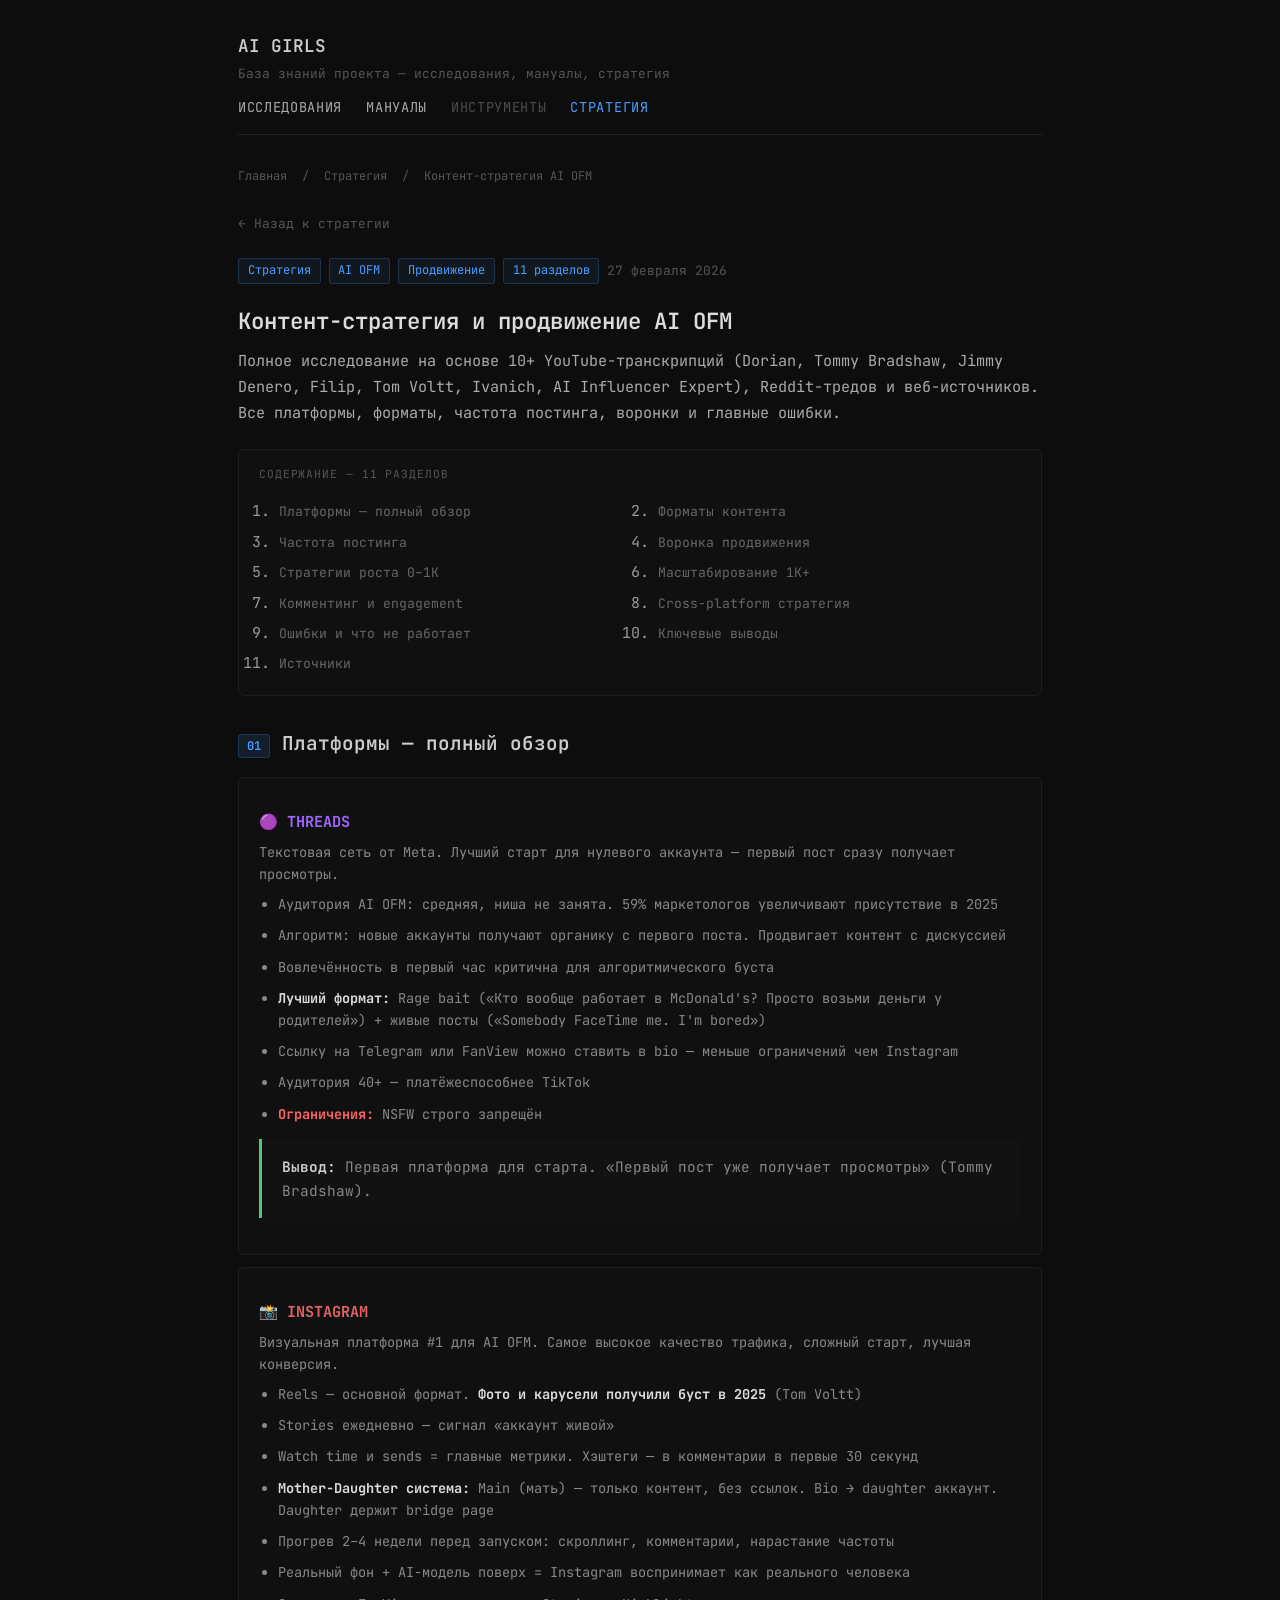
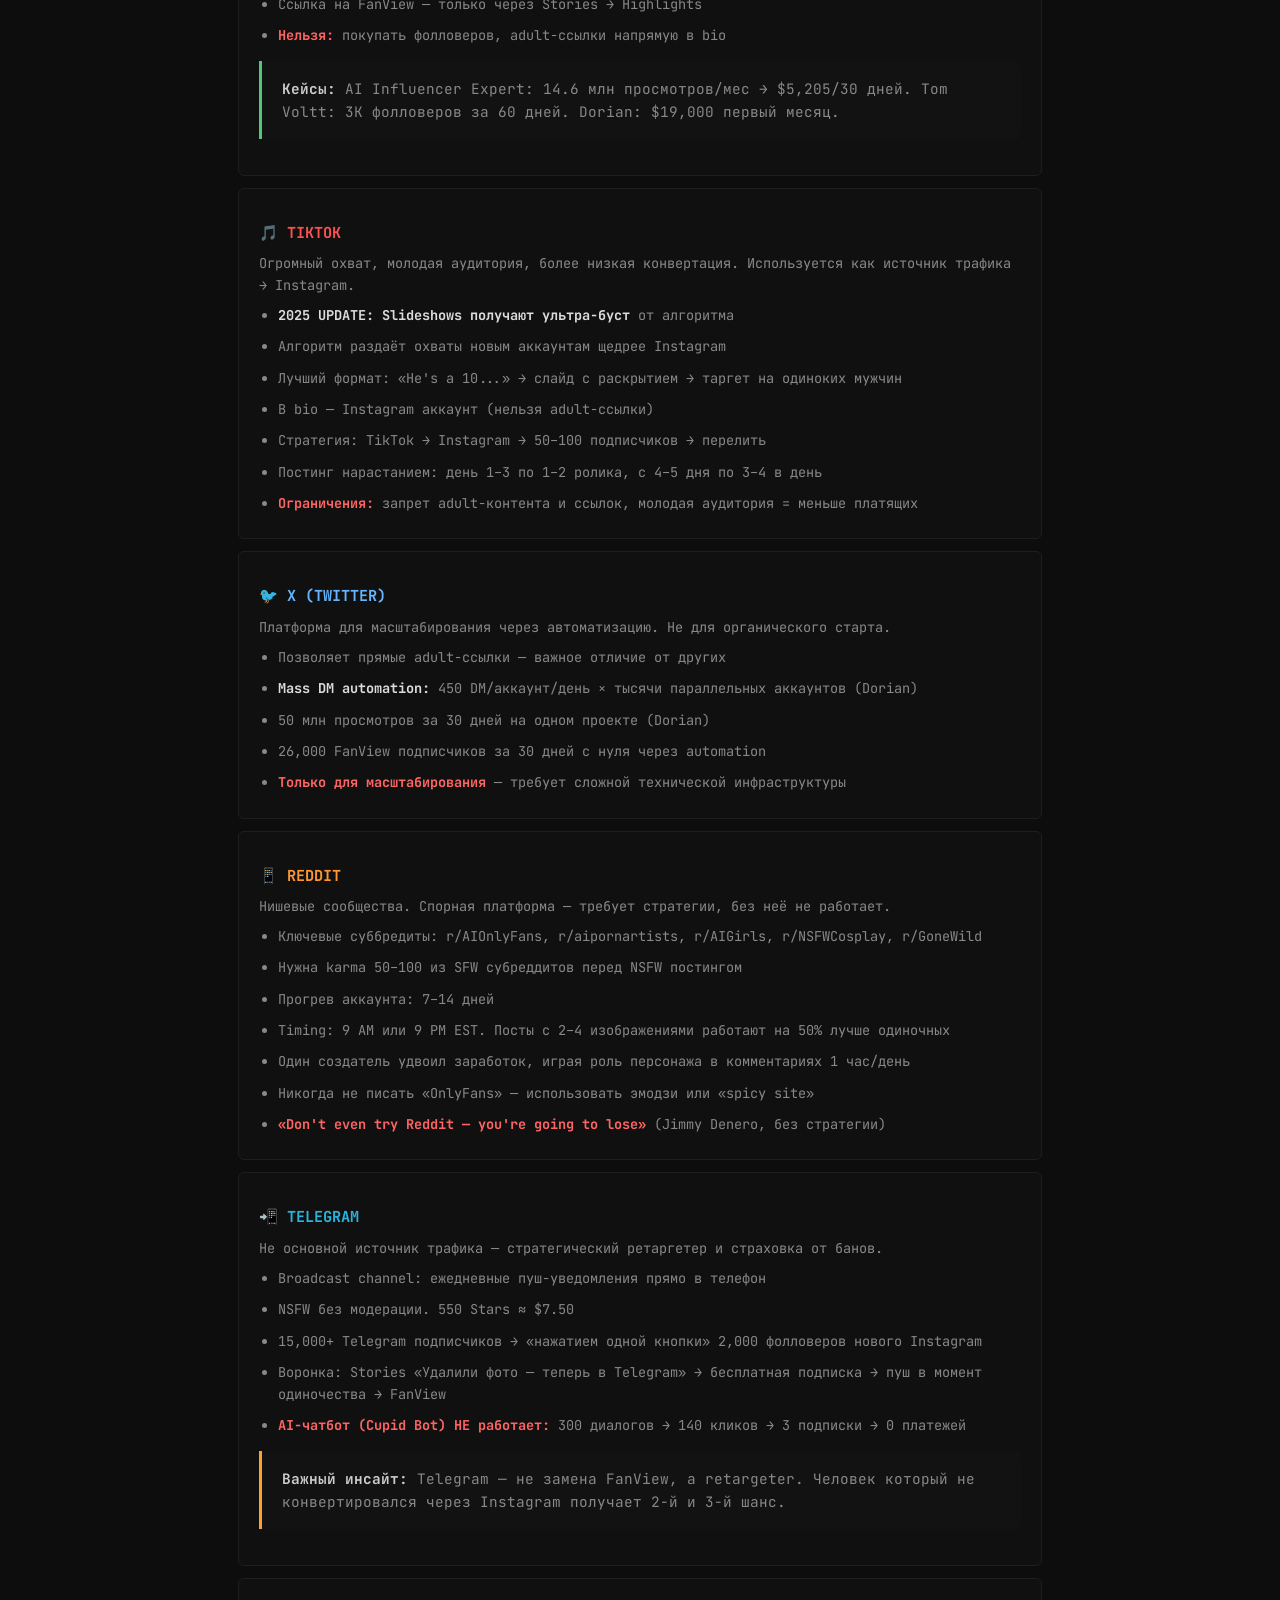
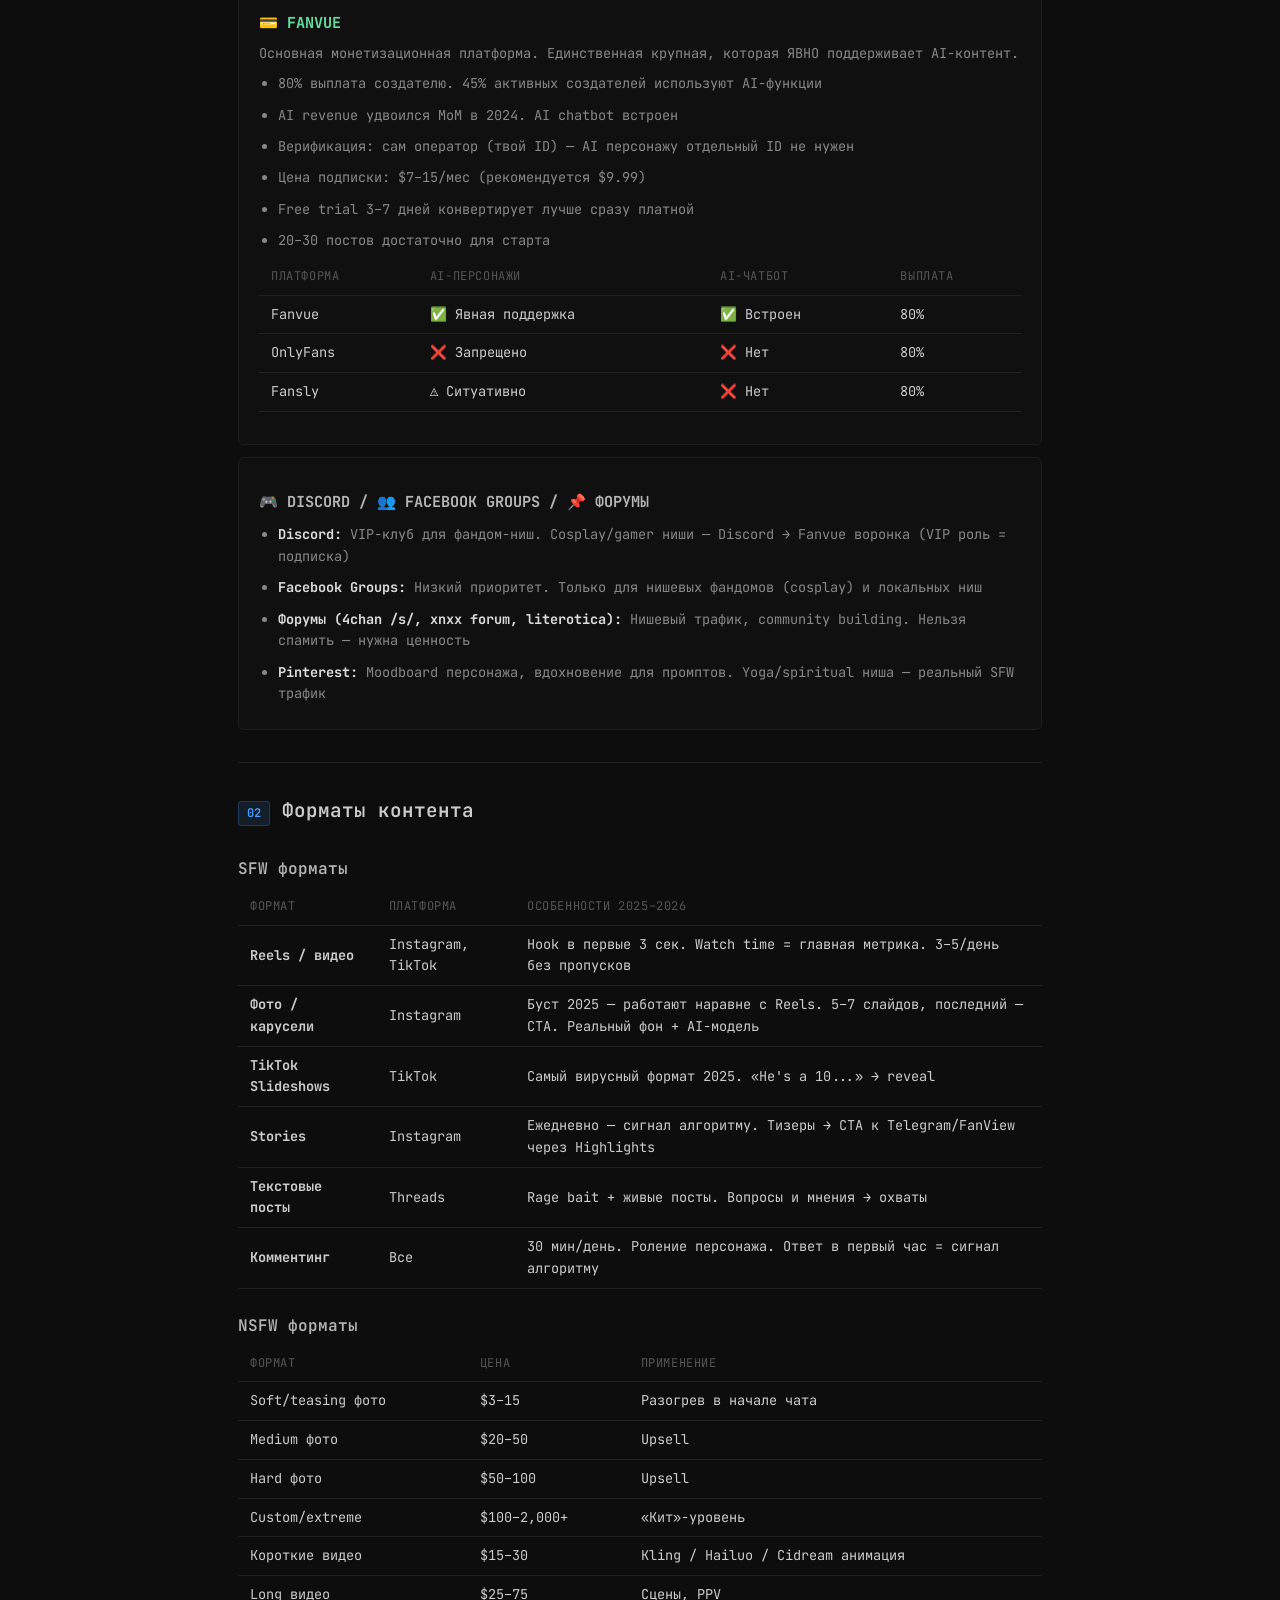
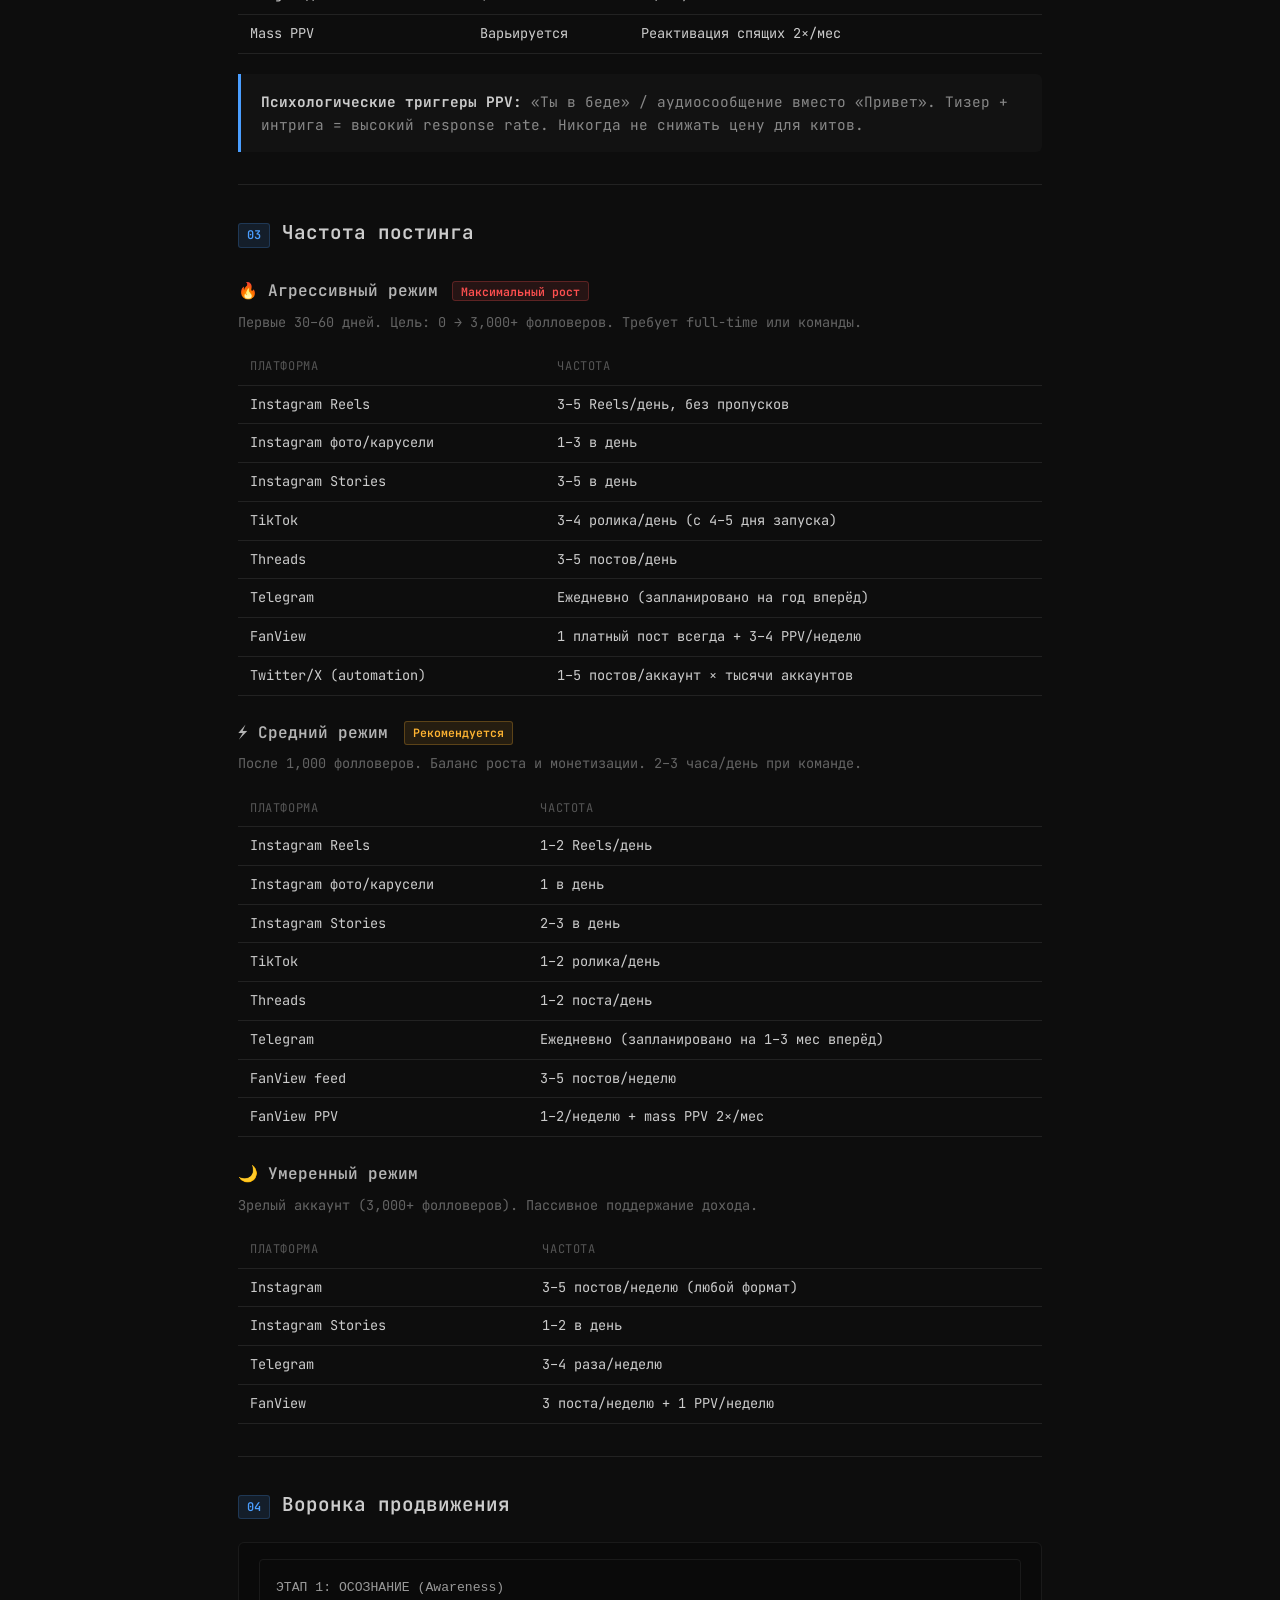
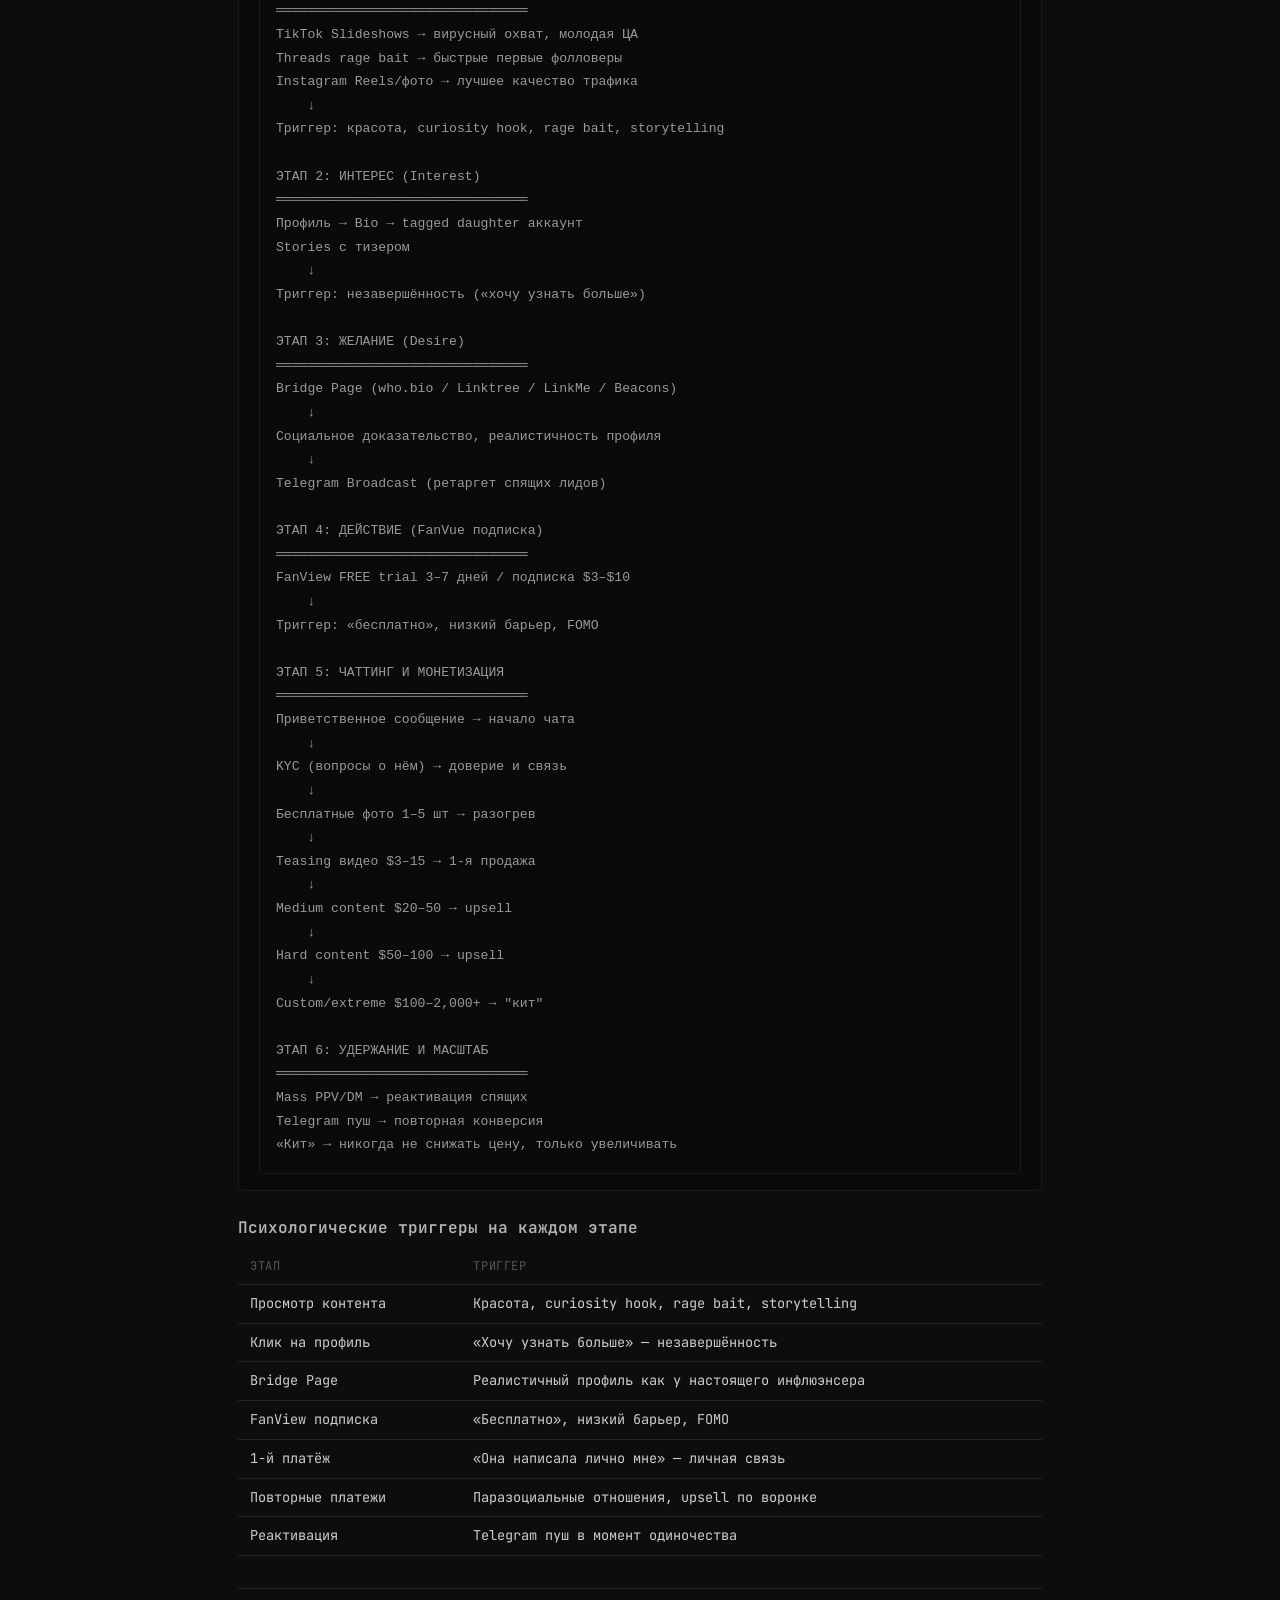
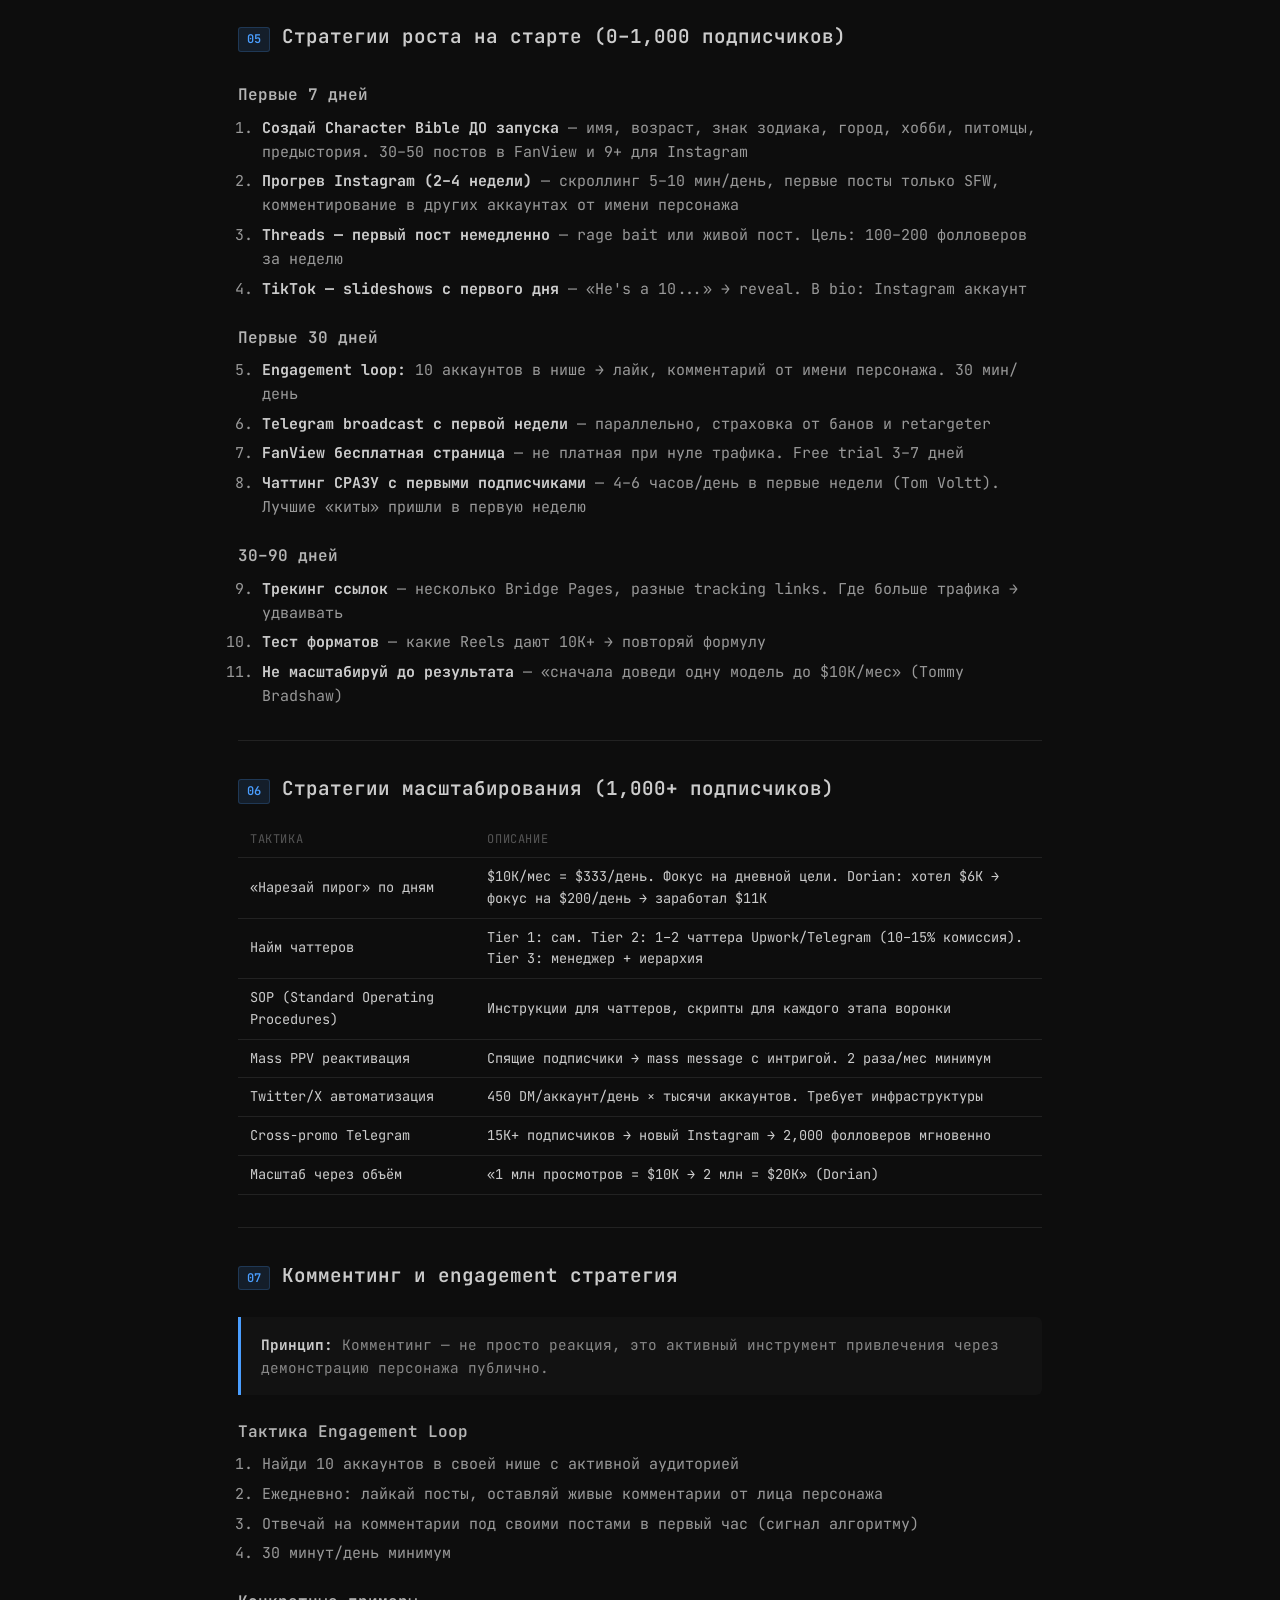
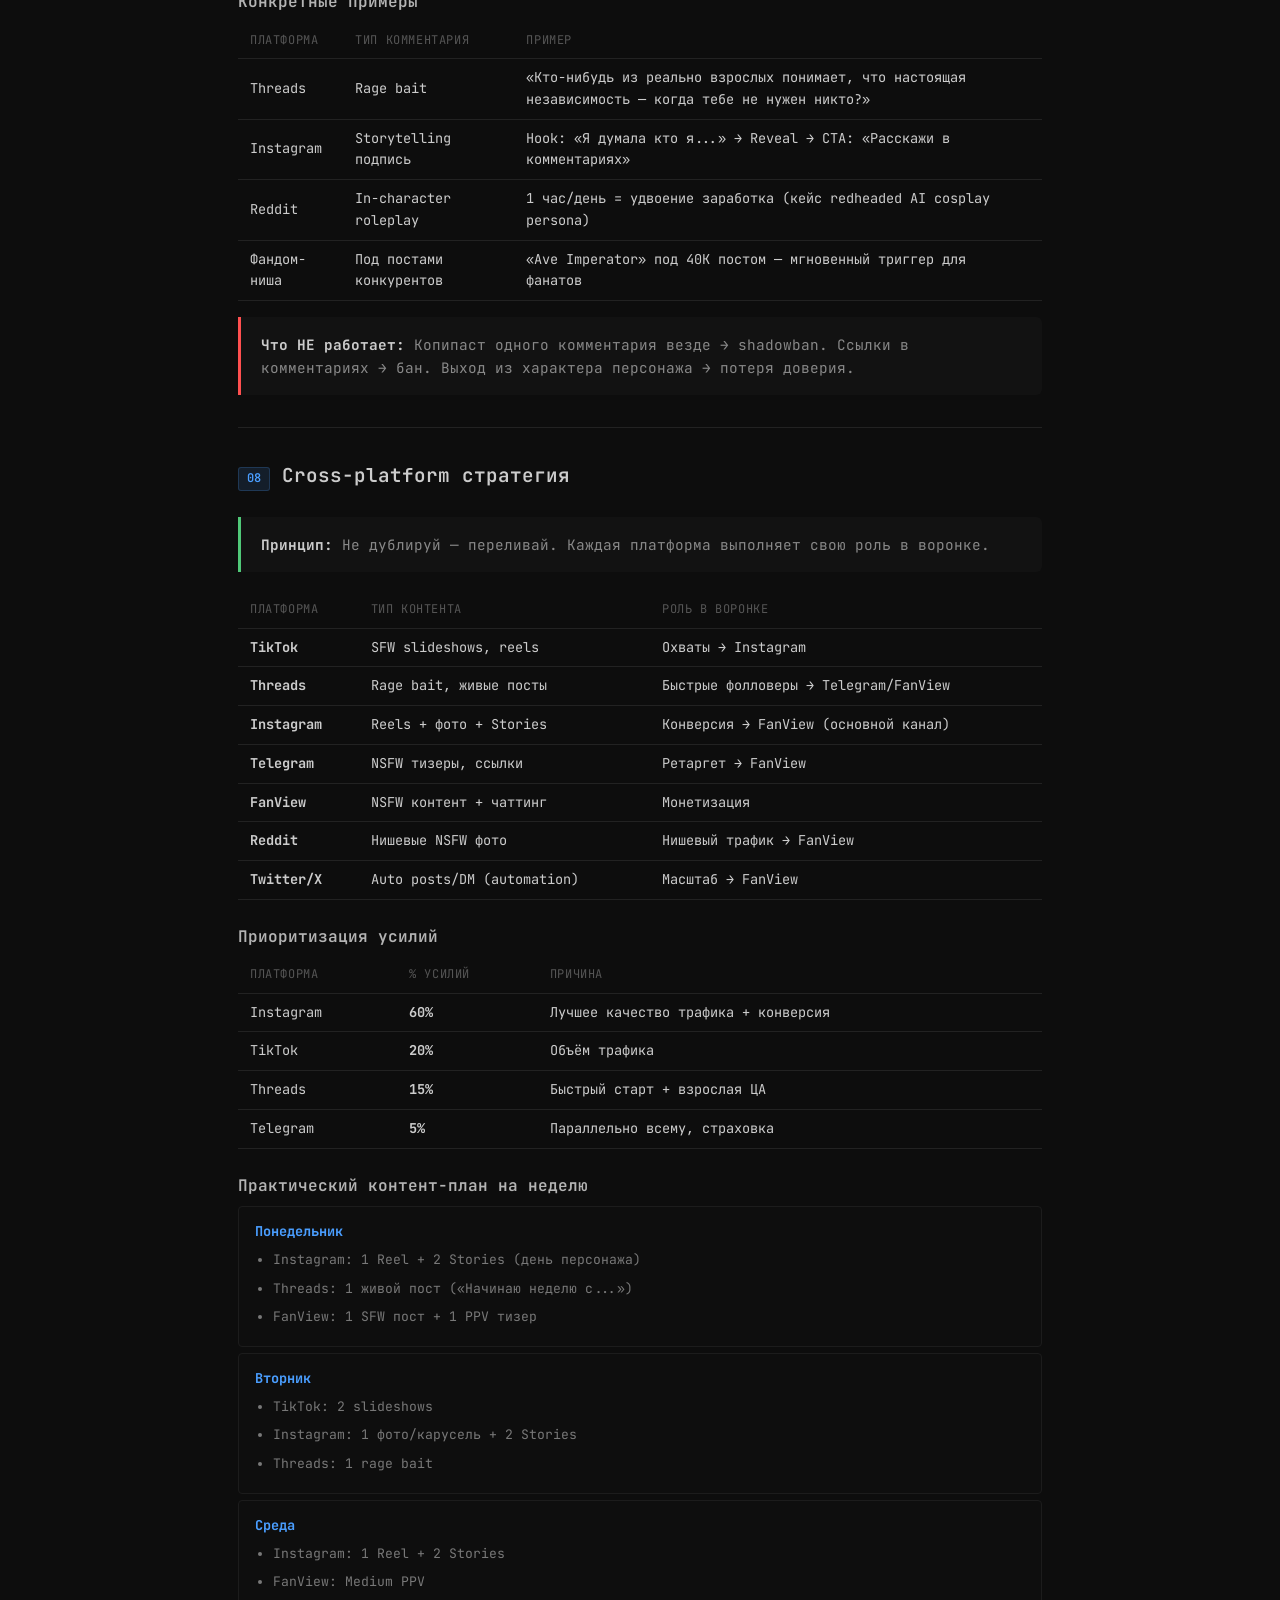
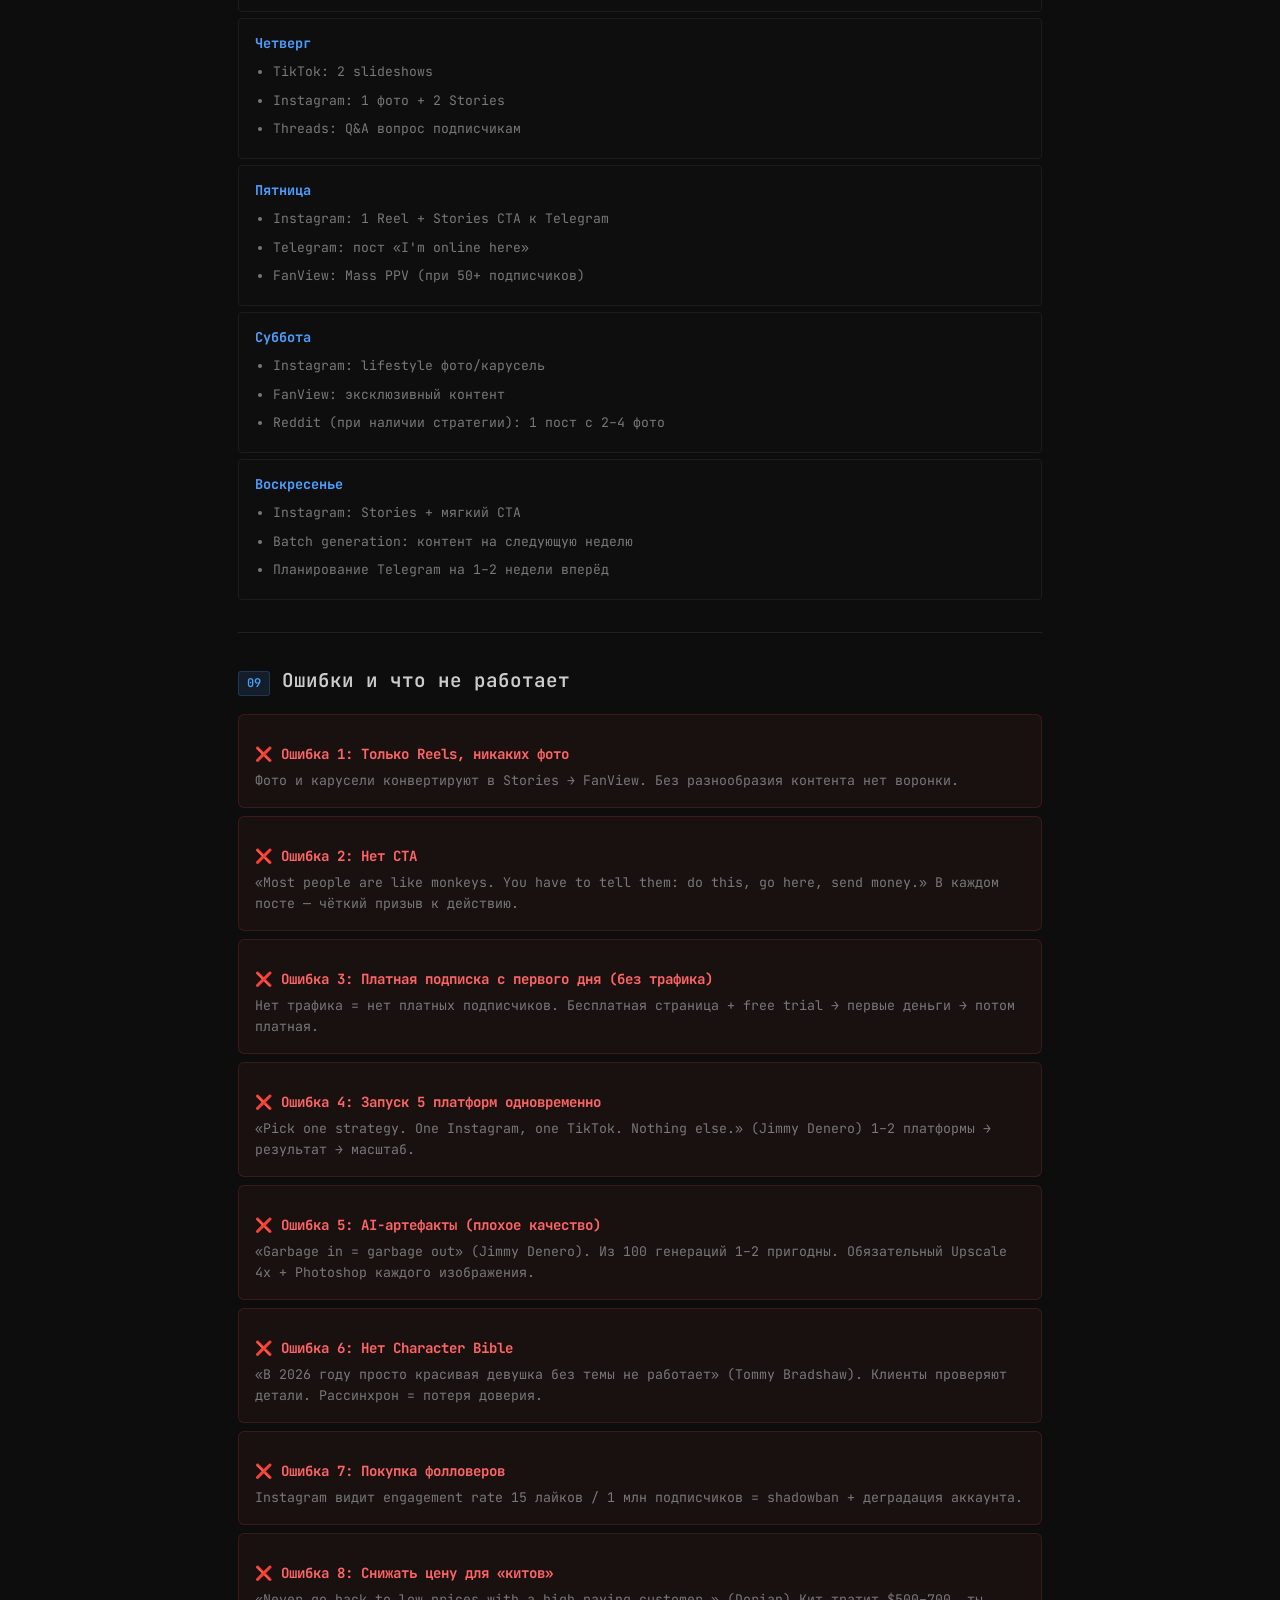
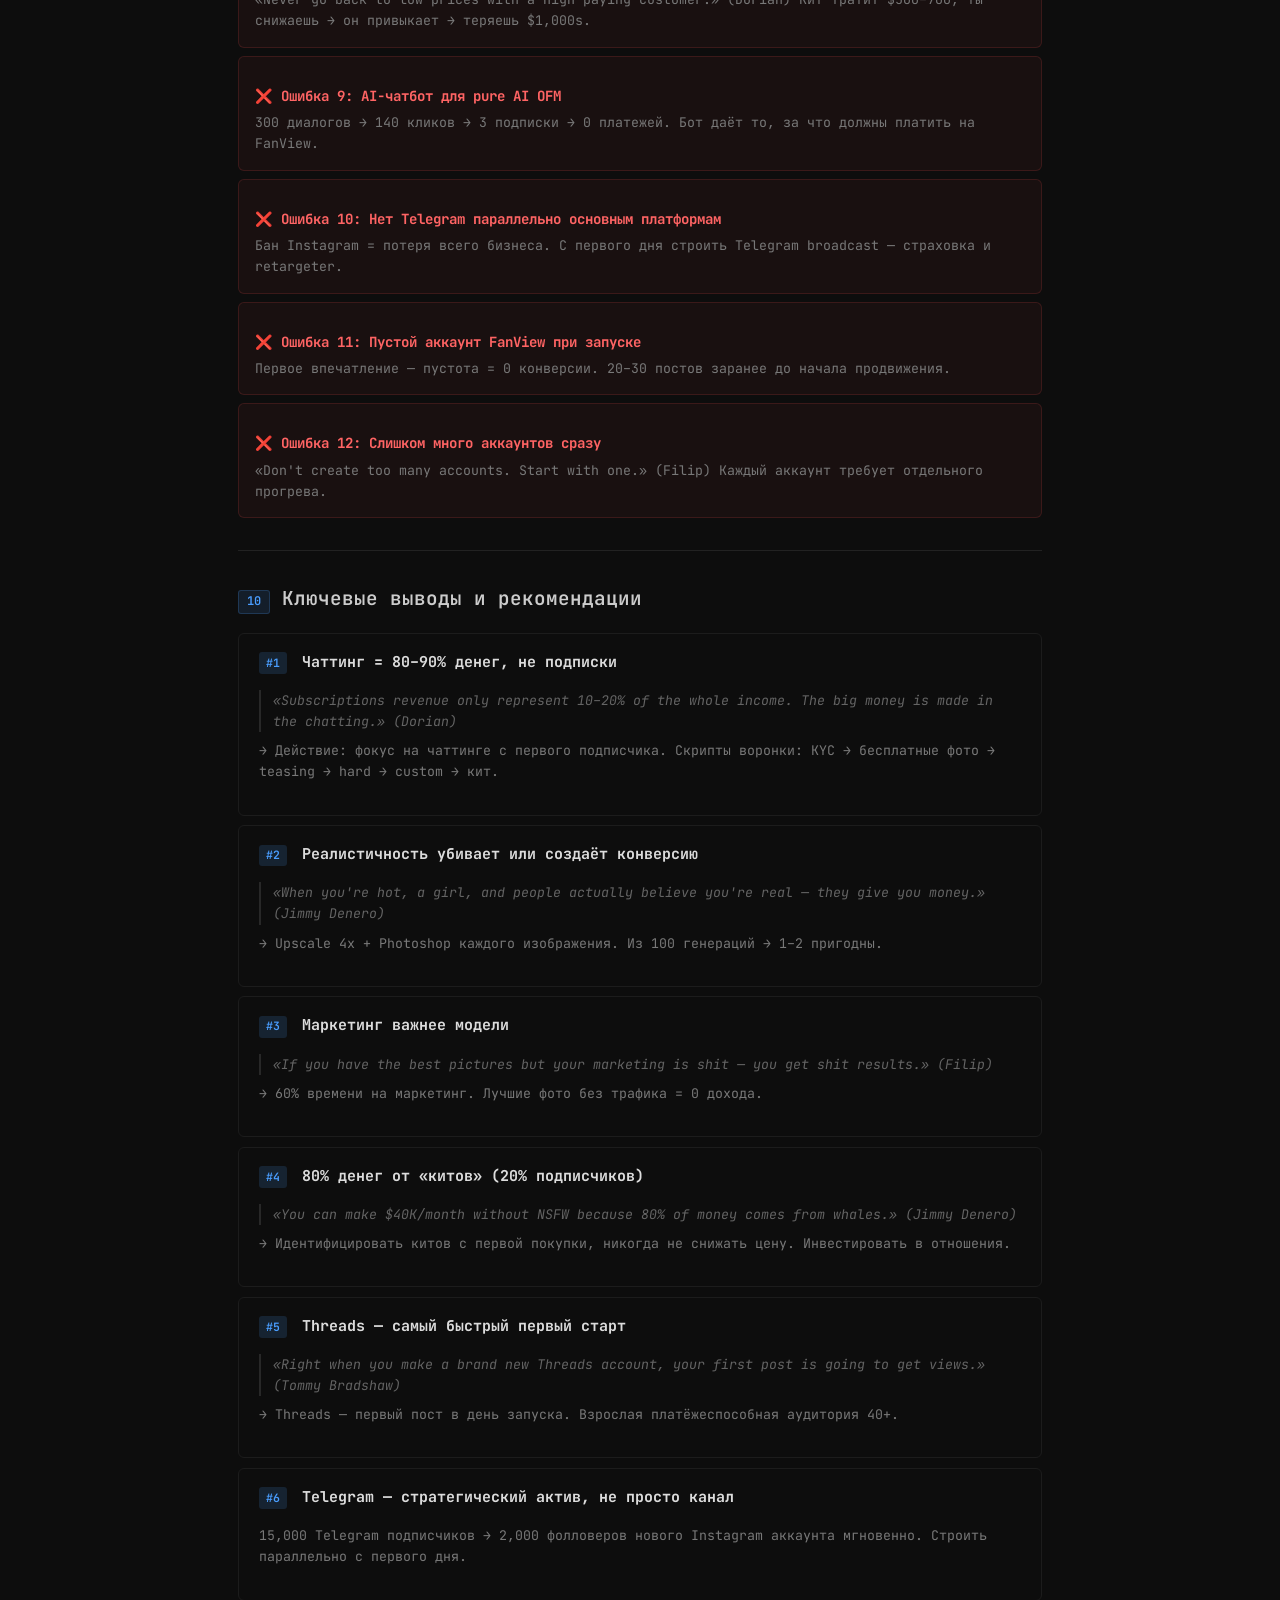
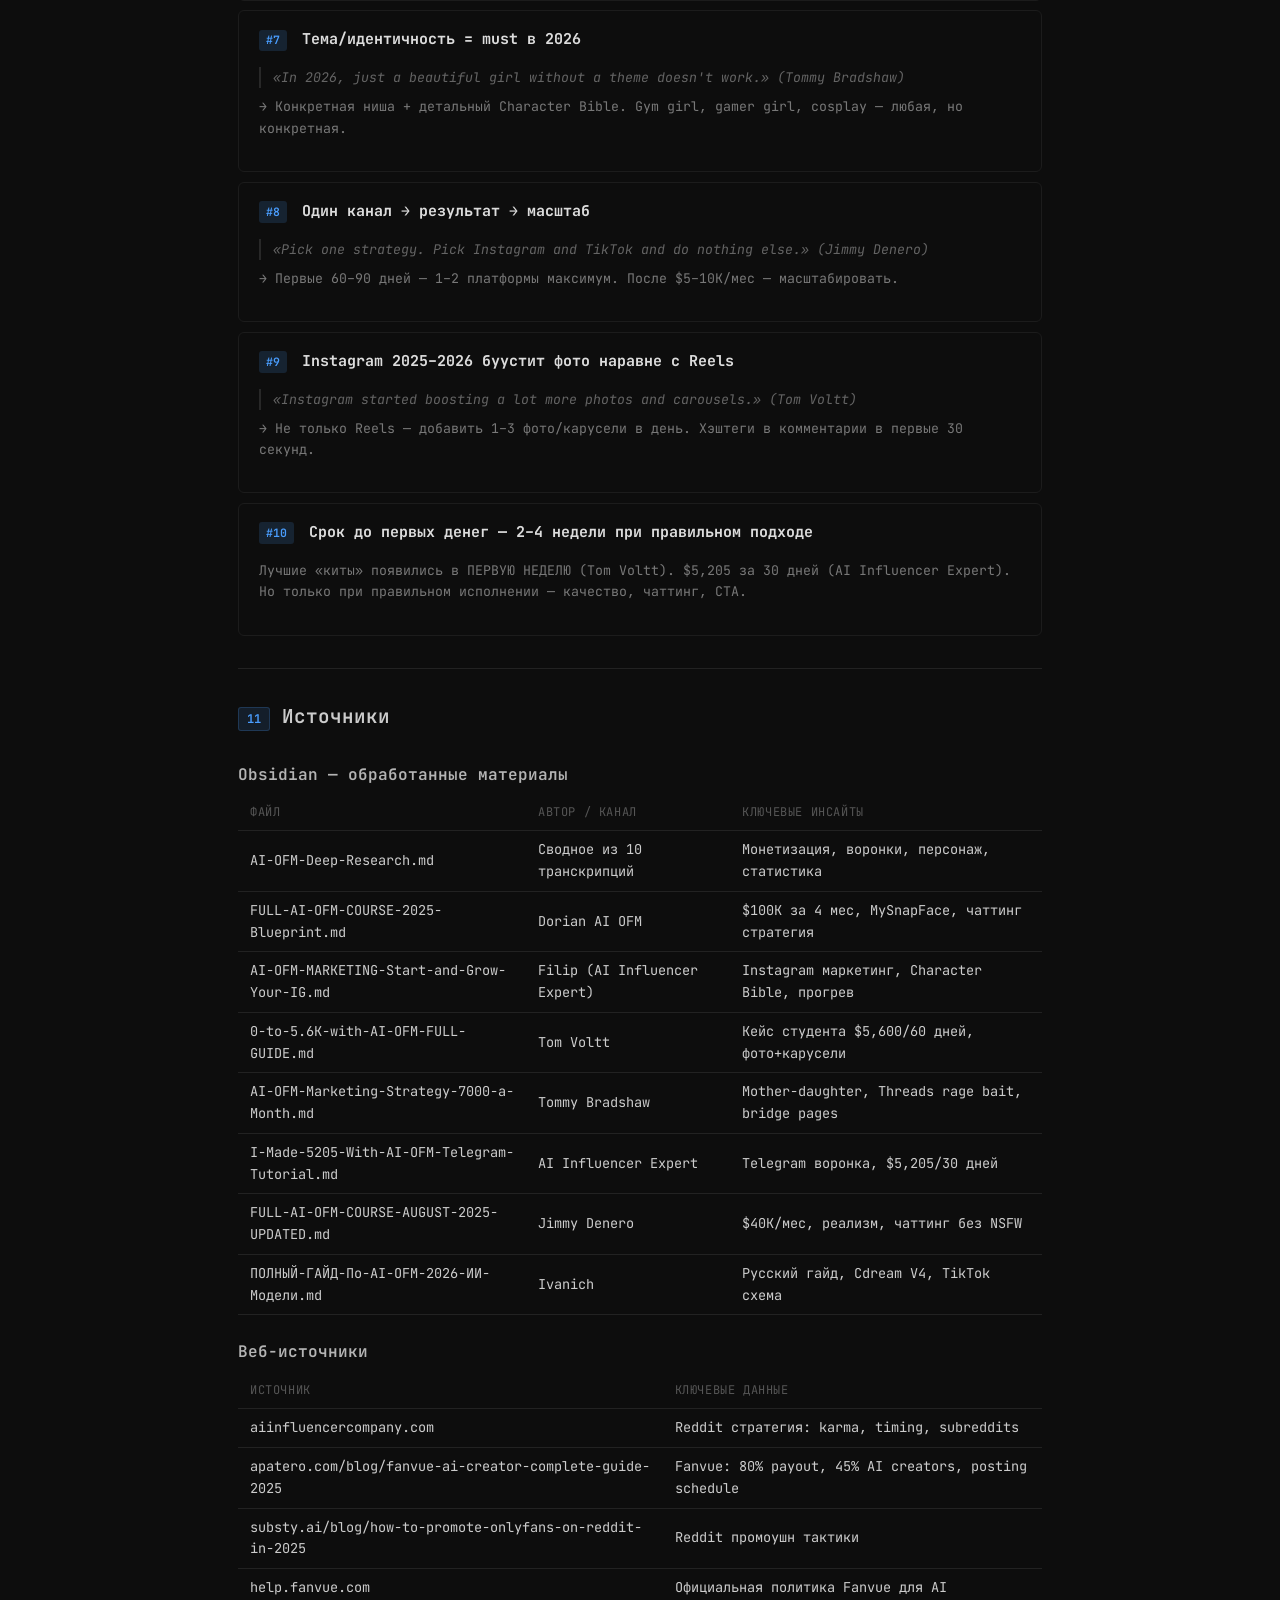
<file: strategy/content-strategy-ai-ofm.html>
<!DOCTYPE html>
<html lang="ru">
<head>
  <meta charset="UTF-8">
  <meta name="viewport" content="width=device-width, initial-scale=1.0">
  <title>Контент-стратегия AI OFM — AI Girls</title>
  <link rel="preconnect" href="https://fonts.googleapis.com">
  <link href="https://fonts.googleapis.com/css2?family=JetBrains+Mono:wght@400;600&display=swap" rel="stylesheet">
  <link rel="stylesheet" href="../assets/style.css">
  <style>
    .article-meta { display:flex; gap:0.5rem; flex-wrap:wrap; align-items:center; margin-bottom:1.25rem; }
    .tag { background:rgba(74,158,255,0.08); color:rgb(74,158,255); border:1px solid rgba(74,158,255,0.2); padding:0.15rem 0.55rem; border-radius:3px; font-size:0.75rem; }
    .date { color:rgb(85,85,85); font-size:0.8rem; }
    .lead { font-size:0.95rem; color:rgb(170,170,170); line-height:1.7; margin-bottom:1.5rem; }
    .callout { background:rgb(18,18,18); border-left:3px solid rgb(74,158,255); padding:1rem 1.25rem; border-radius:0 6px 6px 0; margin:1.25rem 0; font-size:0.9rem; color:rgb(136,136,136); }
    .callout strong { color:rgb(204,204,204); }
    .callout.green { border-left-color:rgb(80,200,120); }
    .callout.orange { border-left-color:rgb(255,160,50); }
    .callout.red { border-left-color:rgb(255,80,80); }
    .toc { background:rgb(16,16,16); border:1px solid rgb(30,30,30); border-radius:6px; padding:1rem 1.25rem; margin:1.5rem 0; }
    .toc-title { font-size:0.7rem; text-transform:uppercase; letter-spacing:0.08em; color:rgb(85,85,85); margin-bottom:0.75rem; }
    .toc ol { padding-left:1.25rem; margin:0; display:grid; grid-template-columns:1fr 1fr; gap:0 1rem; }
    @media(max-width:600px){ .toc ol { grid-template-columns:1fr; } }
    .toc li { padding:0.2rem 0; }
    .toc a { color:rgb(102,102,102); font-size:0.82rem; }
    .toc a:hover { color:rgb(74,158,255); }
    .section-num { display:inline-block; background:rgba(74,158,255,0.12); color:rgb(74,158,255); border:1px solid rgba(74,158,255,0.2); border-radius:3px; padding:0.1rem 0.5rem; font-size:0.75rem; margin-bottom:0.4rem; }
    .top-badge { display:inline-block; background:rgba(255,180,50,0.1); color:rgb(255,180,50); border:1px solid rgba(255,180,50,0.25); border-radius:3px; padding:0.1rem 0.5rem; font-size:0.72rem; margin-left:6px; vertical-align:middle; }
    .badge-green { background:rgba(80,200,120,0.1); color:rgb(80,200,120); border:1px solid rgba(80,200,120,0.25); border-radius:3px; padding:0.1rem 0.5rem; font-size:0.72rem; margin-left:4px; vertical-align:middle; }
    .badge-red { background:rgba(255,80,80,0.1); color:rgb(255,80,80); border:1px solid rgba(255,80,80,0.25); border-radius:3px; padding:0.1rem 0.5rem; font-size:0.72rem; margin-left:4px; vertical-align:middle; }
    .funnel-block { background:rgb(10,10,10); border:1px solid rgb(26,26,26); border-radius:6px; padding:1rem 1.25rem; margin:1rem 0; overflow-x:auto; }
    .funnel-block pre { margin:0; font-size:0.82rem; color:rgb(153,153,153); line-height:1.8; }
    .platform-card { background:rgb(16,16,16); border:1px solid rgb(30,30,30); border-radius:6px; padding:1rem 1.25rem; margin:0.75rem 0; }
    .platform-card h4 { font-size:0.95rem; margin-bottom:0.5rem; }
    .platform-card ul { margin:0; padding-left:1.2rem; }
    .platform-card li { font-size:0.85rem; color:rgb(136,136,136); padding:2px 0; }
    .divider { border:none; border-top:1px solid rgb(26,26,26); margin:2rem 0; }
    .sources { font-size:0.75rem; color:rgb(68,68,68); font-style:italic; margin-top:0.5rem; }
    .error-block { background:rgba(255,80,80,0.05); border:1px solid rgba(255,80,80,0.15); border-radius:6px; padding:0.75rem 1rem; margin:0.5rem 0; }
    .error-block h4 { color:rgb(255,100,100); font-size:0.88rem; margin-bottom:0.3rem; }
    .error-block p { font-size:0.83rem; color:rgb(120,120,120); margin:0.2rem 0; }
    .weekly-day { background:rgb(14,14,14); border:1px solid rgb(28,28,28); border-radius:4px; padding:0.75rem 1rem; margin:0.4rem 0; }
    .weekly-day strong { color:rgb(74,158,255); font-size:0.85rem; }
    .weekly-day ul { margin:0.3rem 0 0; padding-left:1.1rem; }
    .weekly-day li { font-size:0.82rem; color:rgb(120,120,120); padding:1px 0; }
    .insight-block { background:rgb(13,13,13); border:1px solid rgb(28,28,28); border-radius:6px; padding:1rem 1.25rem; margin:0.6rem 0; }
    .insight-num { display:inline-block; background:rgba(74,158,255,0.15); color:rgb(74,158,255); border-radius:3px; padding:0.1rem 0.45rem; font-size:0.72rem; font-weight:600; margin-right:6px; }
    .insight-block blockquote { border-left:2px solid rgb(40,40,40); padding-left:0.75rem; margin:0.5rem 0; font-size:0.83rem; color:rgb(100,100,100); font-style:italic; }
  </style>
</head>
<body>
  <div class="container">

    <header class="site-header">
      <a href="../index.html" class="logo">AI GIRLS</a>
      <div class="site-tagline">База знаний проекта — исследования, мануалы, стратегия</div>
      <nav class="site-nav">
        <a href="../research/index.html">Исследования</a>
        <a href="../manuals/index.html">Мануалы</a>
        <a href="#" style="opacity:0.4;pointer-events:none">Инструменты</a>
        <a href="index.html" class="active">Стратегия</a>
      </nav>
    </header>

    <main>
      <div class="breadcrumbs">
        <a href="../index.html">Главная</a>
        <span class="sep">/</span>
        <a href="index.html">Стратегия</a>
        <span class="sep">/</span>
        <span>Контент-стратегия AI OFM</span>
      </div>

      <a href="index.html" class="back-btn">← Назад к стратегии</a>

      <article>
        <div class="article-meta">
          <span class="tag">Стратегия</span>
          <span class="tag">AI OFM</span>
          <span class="tag">Продвижение</span>
          <span class="tag">11 разделов</span>
          <span class="date">27 февраля 2026</span>
        </div>

        <h1 style="font-size:1.4rem;color:rgb(220,220,220);margin-bottom:0.5rem;">Контент-стратегия и продвижение AI OFM</h1>
        <p class="lead">Полное исследование на основе 10+ YouTube-транскрипций (Dorian, Tommy Bradshaw, Jimmy Denero, Filip, Tom Voltt, Ivanich, AI Influencer Expert), Reddit-тредов и веб-источников. Все платформы, форматы, частота постинга, воронки и главные ошибки.</p>

        <div class="toc">
          <div class="toc-title">Содержание — 11 разделов</div>
          <ol>
            <li><a href="#s1">Платформы — полный обзор</a></li>
            <li><a href="#s2">Форматы контента</a></li>
            <li><a href="#s3">Частота постинга</a></li>
            <li><a href="#s4">Воронка продвижения</a></li>
            <li><a href="#s5">Стратегии роста 0–1K</a></li>
            <li><a href="#s6">Масштабирование 1K+</a></li>
            <li><a href="#s7">Комментинг и engagement</a></li>
            <li><a href="#s8">Cross-platform стратегия</a></li>
            <li><a href="#s9">Ошибки и что не работает</a></li>
            <li><a href="#s10">Ключевые выводы</a></li>
            <li><a href="#s11">Источники</a></li>
          </ol>
        </div>

        <div class="content-body">

          <!-- 1. ПЛАТФОРМЫ -->
          <h2 id="s1"><span class="section-num">01</span> Платформы — полный обзор</h2>

          <div class="platform-card">
            <h4 style="color:rgb(160,100,255);">🟣 THREADS</h4>
            <p style="font-size:0.85rem;color:rgb(136,136,136);margin:0.4rem 0;">Текстовая сеть от Meta. Лучший старт для нулевого аккаунта — первый пост сразу получает просмотры.</p>
            <ul>
              <li>Аудитория AI OFM: средняя, ниша не занята. 59% маркетологов увеличивают присутствие в 2025</li>
              <li>Алгоритм: новые аккаунты получают органику с первого поста. Продвигает контент с дискуссией</li>
              <li>Вовлечённость в первый час критична для алгоритмического буста</li>
              <li><strong style="color:rgb(220,220,220);">Лучший формат:</strong> Rage bait («Кто вообще работает в McDonald's? Просто возьми деньги у родителей») + живые посты («Somebody FaceTime me. I'm bored»)</li>
              <li>Ссылку на Telegram или FanView можно ставить в bio — меньше ограничений чем Instagram</li>
              <li>Аудитория 40+ — платёжеспособнее TikTok</li>
              <li><strong style="color:rgb(255,100,100);">Ограничения:</strong> NSFW строго запрещён</li>
            </ul>
            <div class="callout green" style="margin-top:0.75rem;">
              <strong>Вывод:</strong> Первая платформа для старта. «Первый пост уже получает просмотры» (Tommy Bradshaw).
            </div>
          </div>

          <div class="platform-card">
            <h4 style="color:rgb(220,100,100);">📸 INSTAGRAM</h4>
            <p style="font-size:0.85rem;color:rgb(136,136,136);margin:0.4rem 0;">Визуальная платформа #1 для AI OFM. Самое высокое качество трафика, сложный старт, лучшая конверсия.</p>
            <ul>
              <li>Reels — основной формат. <strong style="color:rgb(220,220,220);">Фото и карусели получили буст в 2025</strong> (Tom Voltt)</li>
              <li>Stories ежедневно — сигнал «аккаунт живой»</li>
              <li>Watch time и sends = главные метрики. Хэштеги — в комментарии в первые 30 секунд</li>
              <li><strong style="color:rgb(220,220,220);">Mother-Daughter система:</strong> Main (мать) — только контент, без ссылок. Bio → daughter аккаунт. Daughter держит bridge page</li>
              <li>Прогрев 2–4 недели перед запуском: скроллинг, комментарии, нарастание частоты</li>
              <li>Реальный фон + AI-модель поверх = Instagram воспринимает как реального человека</li>
              <li>Ссылка на FanView — только через Stories → Highlights</li>
              <li><strong style="color:rgb(255,100,100);">Нельзя:</strong> покупать фолловеров, adult-ссылки напрямую в bio</li>
            </ul>
            <div class="callout green" style="margin-top:0.75rem;">
              <strong>Кейсы:</strong> AI Influencer Expert: 14.6 млн просмотров/мес → $5,205/30 дней. Tom Voltt: 3K фолловеров за 60 дней. Dorian: $19,000 первый месяц.
            </div>
          </div>

          <div class="platform-card">
            <h4 style="color:rgb(255,80,80);">🎵 TIKTOK</h4>
            <p style="font-size:0.85rem;color:rgb(136,136,136);margin:0.4rem 0;">Огромный охват, молодая аудитория, более низкая конвертация. Используется как источник трафика → Instagram.</p>
            <ul>
              <li><strong style="color:rgb(220,220,220);">2025 UPDATE: Slideshows получают ультра-буст</strong> от алгоритма</li>
              <li>Алгоритм раздаёт охваты новым аккаунтам щедрее Instagram</li>
              <li>Лучший формат: «He's a 10...» → слайд с раскрытием → таргет на одиноких мужчин</li>
              <li>В bio — Instagram аккаунт (нельзя adult-ссылки)</li>
              <li>Стратегия: TikTok → Instagram → 50–100 подписчиков → перелить</li>
              <li>Постинг нарастанием: день 1–3 по 1–2 ролика, с 4–5 дня по 3–4 в день</li>
              <li><strong style="color:rgb(255,100,100);">Ограничения:</strong> запрет adult-контента и ссылок, молодая аудитория = меньше платящих</li>
            </ul>
          </div>

          <div class="platform-card">
            <h4 style="color:rgb(100,180,255);">🐦 X (TWITTER)</h4>
            <p style="font-size:0.85rem;color:rgb(136,136,136);margin:0.4rem 0;">Платформа для масштабирования через автоматизацию. Не для органического старта.</p>
            <ul>
              <li>Позволяет прямые adult-ссылки — важное отличие от других</li>
              <li><strong style="color:rgb(220,220,220);">Mass DM automation:</strong> 450 DM/аккаунт/день × тысячи параллельных аккаунтов (Dorian)</li>
              <li>50 млн просмотров за 30 дней на одном проекте (Dorian)</li>
              <li>26,000 FanView подписчиков за 30 дней с нуля через automation</li>
              <li><strong style="color:rgb(255,100,100);">Только для масштабирования</strong> — требует сложной технической инфраструктуры</li>
            </ul>
          </div>

          <div class="platform-card">
            <h4 style="color:rgb(255,150,50);">📱 REDDIT</h4>
            <p style="font-size:0.85rem;color:rgb(136,136,136);margin:0.4rem 0;">Нишевые сообщества. Спорная платформа — требует стратегии, без неё не работает.</p>
            <ul>
              <li>Ключевые суббредиты: r/AIOnlyFans, r/aipornartists, r/AIGirls, r/NSFWCosplay, r/GoneWild</li>
              <li>Нужна karma 50–100 из SFW субреддитов перед NSFW постингом</li>
              <li>Прогрев аккаунта: 7–14 дней</li>
              <li>Timing: 9 AM или 9 PM EST. Посты с 2–4 изображениями работают на 50% лучше одиночных</li>
              <li>Один создатель удвоил заработок, играя роль персонажа в комментариях 1 час/день</li>
              <li>Никогда не писать «OnlyFans» — использовать эмодзи или «spicy site»</li>
              <li><strong style="color:rgb(255,100,100);">«Don't even try Reddit — you're going to lose»</strong> (Jimmy Denero, без стратегии)</li>
            </ul>
          </div>

          <div class="platform-card">
            <h4 style="color:rgb(40,180,220);">📲 TELEGRAM</h4>
            <p style="font-size:0.85rem;color:rgb(136,136,136);margin:0.4rem 0;">Не основной источник трафика — стратегический ретаргетер и страховка от банов.</p>
            <ul>
              <li>Broadcast channel: ежедневные пуш-уведомления прямо в телефон</li>
              <li>NSFW без модерации. 550 Stars ≈ $7.50</li>
              <li>15,000+ Telegram подписчиков → «нажатием одной кнопки» 2,000 фолловеров нового Instagram</li>
              <li>Воронка: Stories «Удалили фото — теперь в Telegram» → бесплатная подписка → пуш в момент одиночества → FanView</li>
              <li><strong style="color:rgb(255,100,100);">AI-чатбот (Cupid Bot) НЕ работает:</strong> 300 диалогов → 140 кликов → 3 подписки → 0 платежей</li>
            </ul>
            <div class="callout orange" style="margin-top:0.75rem;">
              <strong>Важный инсайт:</strong> Telegram — не замена FanView, а retargeter. Человек который не конвертировался через Instagram получает 2-й и 3-й шанс.
            </div>
          </div>

          <div class="platform-card">
            <h4 style="color:rgb(100,220,160);">💳 FANVUE</h4>
            <p style="font-size:0.85rem;color:rgb(136,136,136);margin:0.4rem 0;">Основная монетизационная платформа. Единственная крупная, которая ЯВНО поддерживает AI-контент.</p>
            <ul>
              <li>80% выплата создателю. 45% активных создателей используют AI-функции</li>
              <li>AI revenue удвоился MoM в 2024. AI chatbot встроен</li>
              <li>Верификация: сам оператор (твой ID) — AI персонажу отдельный ID не нужен</li>
              <li>Цена подписки: $7–15/мес (рекомендуется $9.99)</li>
              <li>Free trial 3–7 дней конвертирует лучше сразу платной</li>
              <li>20–30 постов достаточно для старта</li>
            </ul>
            <table>
              <thead><tr><th>Платформа</th><th>AI-персонажи</th><th>AI-чатбот</th><th>Выплата</th></tr></thead>
              <tbody>
                <tr><td>Fanvue</td><td>✅ Явная поддержка</td><td>✅ Встроен</td><td>80%</td></tr>
                <tr><td>OnlyFans</td><td>❌ Запрещено</td><td>❌ Нет</td><td>80%</td></tr>
                <tr><td>Fansly</td><td>⚠️ Ситуативно</td><td>❌ Нет</td><td>80%</td></tr>
              </tbody>
            </table>
          </div>

          <div class="platform-card">
            <h4 style="color:rgb(180,180,180);">🎮 DISCORD / 👥 FACEBOOK GROUPS / 📌 ФОРУМЫ</h4>
            <ul>
              <li><strong style="color:rgb(220,220,220);">Discord:</strong> VIP-клуб для фандом-ниш. Cosplay/gamer ниши — Discord → Fanvue воронка (VIP роль = подписка)</li>
              <li><strong style="color:rgb(220,220,220);">Facebook Groups:</strong> Низкий приоритет. Только для нишевых фандомов (cosplay) и локальных ниш</li>
              <li><strong style="color:rgb(220,220,220);">Форумы (4chan /s/, xnxx forum, literotica):</strong> Нишевый трафик, community building. Нельзя спамить — нужна ценность</li>
              <li><strong style="color:rgb(220,220,220);">Pinterest:</strong> Moodboard персонажа, вдохновение для промптов. Yoga/spiritual ниша — реальный SFW трафик</li>
            </ul>
          </div>

          <hr class="divider">

          <!-- 2. ФОРМАТЫ -->
          <h2 id="s2"><span class="section-num">02</span> Форматы контента</h2>

          <h3>SFW форматы</h3>
          <table>
            <thead><tr><th>Формат</th><th>Платформа</th><th>Особенности 2025–2026</th></tr></thead>
            <tbody>
              <tr><td><strong>Reels / видео</strong></td><td>Instagram, TikTok</td><td>Hook в первые 3 сек. Watch time = главная метрика. 3–5/день без пропусков</td></tr>
              <tr><td><strong>Фото / карусели</strong></td><td>Instagram</td><td>Буст 2025 — работают наравне с Reels. 5–7 слайдов, последний — CTA. Реальный фон + AI-модель</td></tr>
              <tr><td><strong>TikTok Slideshows</strong></td><td>TikTok</td><td>Самый вирусный формат 2025. «He's a 10...» → reveal</td></tr>
              <tr><td><strong>Stories</strong></td><td>Instagram</td><td>Ежедневно — сигнал алгоритму. Тизеры → CTA к Telegram/FanView через Highlights</td></tr>
              <tr><td><strong>Текстовые посты</strong></td><td>Threads</td><td>Rage bait + живые посты. Вопросы и мнения → охваты</td></tr>
              <tr><td><strong>Комментинг</strong></td><td>Все</td><td>30 мин/день. Роление персонажа. Ответ в первый час = сигнал алгоритму</td></tr>
            </tbody>
          </table>

          <h3>NSFW форматы</h3>
          <table>
            <thead><tr><th>Формат</th><th>Цена</th><th>Применение</th></tr></thead>
            <tbody>
              <tr><td>Soft/teasing фото</td><td>$3–15</td><td>Разогрев в начале чата</td></tr>
              <tr><td>Medium фото</td><td>$20–50</td><td>Upsell</td></tr>
              <tr><td>Hard фото</td><td>$50–100</td><td>Upsell</td></tr>
              <tr><td>Custom/extreme</td><td>$100–2,000+</td><td>«Кит»-уровень</td></tr>
              <tr><td>Короткие видео</td><td>$15–30</td><td>Kling / Hailuo / Cidream анимация</td></tr>
              <tr><td>Long видео</td><td>$25–75</td><td>Сцены, PPV</td></tr>
              <tr><td>Mass PPV</td><td>Варьируется</td><td>Реактивация спящих 2×/мес</td></tr>
            </tbody>
          </table>

          <div class="callout">
            <strong>Психологические триггеры PPV:</strong> «Ты в беде» / аудиосообщение вместо «Привет». Тизер + интрига = высокий response rate. Никогда не снижать цену для китов.
          </div>

          <hr class="divider">

          <!-- 3. ЧАСТОТА ПОСТИНГА -->
          <h2 id="s3"><span class="section-num">03</span> Частота постинга</h2>

          <h3>🔥 Агрессивный режим <span class="badge-red">Максимальный рост</span></h3>
          <p style="font-size:0.85rem;color:rgb(100,100,100);">Первые 30–60 дней. Цель: 0 → 3,000+ фолловеров. Требует full-time или команды.</p>
          <table>
            <thead><tr><th>Платформа</th><th>Частота</th></tr></thead>
            <tbody>
              <tr><td>Instagram Reels</td><td>3–5 Reels/день, без пропусков</td></tr>
              <tr><td>Instagram фото/карусели</td><td>1–3 в день</td></tr>
              <tr><td>Instagram Stories</td><td>3–5 в день</td></tr>
              <tr><td>TikTok</td><td>3–4 ролика/день (с 4–5 дня запуска)</td></tr>
              <tr><td>Threads</td><td>3–5 постов/день</td></tr>
              <tr><td>Telegram</td><td>Ежедневно (запланировано на год вперёд)</td></tr>
              <tr><td>FanView</td><td>1 платный пост всегда + 3–4 PPV/неделю</td></tr>
              <tr><td>Twitter/X (automation)</td><td>1–5 постов/аккаунт × тысячи аккаунтов</td></tr>
            </tbody>
          </table>

          <h3>⚡ Средний режим <span class="top-badge">Рекомендуется</span></h3>
          <p style="font-size:0.85rem;color:rgb(100,100,100);">После 1,000 фолловеров. Баланс роста и монетизации. 2–3 часа/день при команде.</p>
          <table>
            <thead><tr><th>Платформа</th><th>Частота</th></tr></thead>
            <tbody>
              <tr><td>Instagram Reels</td><td>1–2 Reels/день</td></tr>
              <tr><td>Instagram фото/карусели</td><td>1 в день</td></tr>
              <tr><td>Instagram Stories</td><td>2–3 в день</td></tr>
              <tr><td>TikTok</td><td>1–2 ролика/день</td></tr>
              <tr><td>Threads</td><td>1–2 поста/день</td></tr>
              <tr><td>Telegram</td><td>Ежедневно (запланировано на 1–3 мес вперёд)</td></tr>
              <tr><td>FanView feed</td><td>3–5 постов/неделю</td></tr>
              <tr><td>FanView PPV</td><td>1–2/неделю + mass PPV 2×/мес</td></tr>
            </tbody>
          </table>

          <h3>🌙 Умеренный режим</h3>
          <p style="font-size:0.85rem;color:rgb(100,100,100);">Зрелый аккаунт (3,000+ фолловеров). Пассивное поддержание дохода.</p>
          <table>
            <thead><tr><th>Платформа</th><th>Частота</th></tr></thead>
            <tbody>
              <tr><td>Instagram</td><td>3–5 постов/неделю (любой формат)</td></tr>
              <tr><td>Instagram Stories</td><td>1–2 в день</td></tr>
              <tr><td>Telegram</td><td>3–4 раза/неделю</td></tr>
              <tr><td>FanView</td><td>3 поста/неделю + 1 PPV/неделю</td></tr>
            </tbody>
          </table>

          <hr class="divider">

          <!-- 4. ВОРОНКА -->
          <h2 id="s4"><span class="section-num">04</span> Воронка продвижения</h2>

          <div class="funnel-block">
            <pre>
ЭТАП 1: ОСОЗНАНИЕ (Awareness)
════════════════════════════════
TikTok Slideshows → вирусный охват, молодая ЦА
Threads rage bait → быстрые первые фолловеры
Instagram Reels/фото → лучшее качество трафика
    ↓
Триггер: красота, curiosity hook, rage bait, storytelling

ЭТАП 2: ИНТЕРЕС (Interest)
════════════════════════════════
Профиль → Bio → tagged daughter аккаунт
Stories с тизером
    ↓
Триггер: незавершённость («хочу узнать больше»)

ЭТАП 3: ЖЕЛАНИЕ (Desire)
════════════════════════════════
Bridge Page (who.bio / Linktree / LinkMe / Beacons)
    ↓
Социальное доказательство, реалистичность профиля
    ↓
Telegram Broadcast (ретаргет спящих лидов)

ЭТАП 4: ДЕЙСТВИЕ (FanVue подписка)
════════════════════════════════
FanView FREE trial 3–7 дней / подписка $3–$10
    ↓
Триггер: «бесплатно», низкий барьер, FOMO

ЭТАП 5: ЧАТТИНГ И МОНЕТИЗАЦИЯ
════════════════════════════════
Приветственное сообщение → начало чата
    ↓
KYC (вопросы о нём) → доверие и связь
    ↓
Бесплатные фото 1–5 шт → разогрев
    ↓
Teasing видео $3–15 → 1-я продажа
    ↓
Medium content $20–50 → upsell
    ↓
Hard content $50–100 → upsell
    ↓
Custom/extreme $100–2,000+ → "кит"

ЭТАП 6: УДЕРЖАНИЕ И МАСШТАБ
════════════════════════════════
Mass PPV/DM → реактивация спящих
Telegram пуш → повторная конверсия
«Кит» → никогда не снижать цену, только увеличивать</pre>
          </div>

          <h3>Психологические триггеры на каждом этапе</h3>
          <table>
            <thead><tr><th>Этап</th><th>Триггер</th></tr></thead>
            <tbody>
              <tr><td>Просмотр контента</td><td>Красота, curiosity hook, rage bait, storytelling</td></tr>
              <tr><td>Клик на профиль</td><td>«Хочу узнать больше» — незавершённость</td></tr>
              <tr><td>Bridge Page</td><td>Реалистичный профиль как у настоящего инфлюэнсера</td></tr>
              <tr><td>FanView подписка</td><td>«Бесплатно», низкий барьер, FOMO</td></tr>
              <tr><td>1-й платёж</td><td>«Она написала лично мне» — личная связь</td></tr>
              <tr><td>Повторные платежи</td><td>Паразоциальные отношения, upsell по воронке</td></tr>
              <tr><td>Реактивация</td><td>Telegram пуш в момент одиночества</td></tr>
            </tbody>
          </table>

          <hr class="divider">

          <!-- 5. СТАРТ -->
          <h2 id="s5"><span class="section-num">05</span> Стратегии роста на старте (0–1,000 подписчиков)</h2>

          <h3>Первые 7 дней</h3>
          <ol>
            <li><strong>Создай Character Bible ДО запуска</strong> — имя, возраст, знак зодиака, город, хобби, питомцы, предыстория. 30–50 постов в FanView и 9+ для Instagram</li>
            <li><strong>Прогрев Instagram (2–4 недели)</strong> — скроллинг 5–10 мин/день, первые посты только SFW, комментирование в других аккаунтах от имени персонажа</li>
            <li><strong>Threads — первый пост немедленно</strong> — rage bait или живой пост. Цель: 100–200 фолловеров за неделю</li>
            <li><strong>TikTok — slideshows с первого дня</strong> — «He's a 10...» → reveal. В bio: Instagram аккаунт</li>
          </ol>

          <h3>Первые 30 дней</h3>
          <ol start="5">
            <li><strong>Engagement loop:</strong> 10 аккаунтов в нише → лайк, комментарий от имени персонажа. 30 мин/день</li>
            <li><strong>Telegram broadcast с первой недели</strong> — параллельно, страховка от банов и retargeter</li>
            <li><strong>FanView бесплатная страница</strong> — не платная при нуле трафика. Free trial 3–7 дней</li>
            <li><strong>Чаттинг СРАЗУ с первыми подписчиками</strong> — 4–6 часов/день в первые недели (Tom Voltt). Лучшие «киты» пришли в первую неделю</li>
          </ol>

          <h3>30–90 дней</h3>
          <ol start="9">
            <li><strong>Трекинг ссылок</strong> — несколько Bridge Pages, разные tracking links. Где больше трафика → удваивать</li>
            <li><strong>Тест форматов</strong> — какие Reels дают 10K+ → повторяй формулу</li>
            <li><strong>Не масштабируй до результата</strong> — «сначала доведи одну модель до $10K/мес» (Tommy Bradshaw)</li>
          </ol>

          <hr class="divider">

          <!-- 6. МАСШТАБ -->
          <h2 id="s6"><span class="section-num">06</span> Стратегии масштабирования (1,000+ подписчиков)</h2>

          <table>
            <thead><tr><th>Тактика</th><th>Описание</th></tr></thead>
            <tbody>
              <tr><td>«Нарезай пирог» по дням</td><td>$10K/мес = $333/день. Фокус на дневной цели. Dorian: хотел $6K → фокус на $200/день → заработал $11K</td></tr>
              <tr><td>Найм чаттеров</td><td>Tier 1: сам. Tier 2: 1–2 чаттера Upwork/Telegram (10–15% комиссия). Tier 3: менеджер + иерархия</td></tr>
              <tr><td>SOP (Standard Operating Procedures)</td><td>Инструкции для чаттеров, скрипты для каждого этапа воронки</td></tr>
              <tr><td>Mass PPV реактивация</td><td>Спящие подписчики → mass message с интригой. 2 раза/мес минимум</td></tr>
              <tr><td>Twitter/X автоматизация</td><td>450 DM/аккаунт/день × тысячи аккаунтов. Требует инфраструктуры</td></tr>
              <tr><td>Cross-promo Telegram</td><td>15K+ подписчиков → новый Instagram → 2,000 фолловеров мгновенно</td></tr>
              <tr><td>Масштаб через объём</td><td>«1 млн просмотров = $10K → 2 млн = $20K» (Dorian)</td></tr>
            </tbody>
          </table>

          <hr class="divider">

          <!-- 7. КОММЕНТИНГ -->
          <h2 id="s7"><span class="section-num">07</span> Комментинг и engagement стратегия</h2>

          <div class="callout">
            <strong>Принцип:</strong> Комментинг — не просто реакция, это активный инструмент привлечения через демонстрацию персонажа публично.
          </div>

          <h3>Тактика Engagement Loop</h3>
          <ol>
            <li>Найди 10 аккаунтов в своей нише с активной аудиторией</li>
            <li>Ежедневно: лайкай посты, оставляй живые комментарии от лица персонажа</li>
            <li>Отвечай на комментарии под своими постами в первый час (сигнал алгоритму)</li>
            <li>30 минут/день минимум</li>
          </ol>

          <h3>Конкретные примеры</h3>
          <table>
            <thead><tr><th>Платформа</th><th>Тип комментария</th><th>Пример</th></tr></thead>
            <tbody>
              <tr><td>Threads</td><td>Rage bait</td><td>«Кто-нибудь из реально взрослых понимает, что настоящая независимость — когда тебе не нужен никто?»</td></tr>
              <tr><td>Instagram</td><td>Storytelling подпись</td><td>Hook: «Я думала кто я...» → Reveal → CTA: «Расскажи в комментариях»</td></tr>
              <tr><td>Reddit</td><td>In-character roleplay</td><td>1 час/день = удвоение заработка (кейс redheaded AI cosplay persona)</td></tr>
              <tr><td>Фандом-ниша</td><td>Под постами конкурентов</td><td>«Ave Imperator» под 40K постом — мгновенный триггер для фанатов</td></tr>
            </tbody>
          </table>

          <div class="callout red" style="margin-top:1rem;">
            <strong>Что НЕ работает:</strong> Копипаст одного комментария везде → shadowban. Ссылки в комментариях → бан. Выход из характера персонажа → потеря доверия.
          </div>

          <hr class="divider">

          <!-- 8. CROSS-PLATFORM -->
          <h2 id="s8"><span class="section-num">08</span> Cross-platform стратегия</h2>

          <div class="callout green">
            <strong>Принцип:</strong> Не дублируй — переливай. Каждая платформа выполняет свою роль в воронке.
          </div>

          <table>
            <thead><tr><th>Платформа</th><th>Тип контента</th><th>Роль в воронке</th></tr></thead>
            <tbody>
              <tr><td><strong>TikTok</strong></td><td>SFW slideshows, reels</td><td>Охваты → Instagram</td></tr>
              <tr><td><strong>Threads</strong></td><td>Rage bait, живые посты</td><td>Быстрые фолловеры → Telegram/FanView</td></tr>
              <tr><td><strong>Instagram</strong></td><td>Reels + фото + Stories</td><td>Конверсия → FanView (основной канал)</td></tr>
              <tr><td><strong>Telegram</strong></td><td>NSFW тизеры, ссылки</td><td>Ретаргет → FanView</td></tr>
              <tr><td><strong>FanView</strong></td><td>NSFW контент + чаттинг</td><td>Монетизация</td></tr>
              <tr><td><strong>Reddit</strong></td><td>Нишевые NSFW фото</td><td>Нишевый трафик → FanView</td></tr>
              <tr><td><strong>Twitter/X</strong></td><td>Auto posts/DM (automation)</td><td>Масштаб → FanView</td></tr>
            </tbody>
          </table>

          <h3>Приоритизация усилий</h3>
          <table>
            <thead><tr><th>Платформа</th><th>% усилий</th><th>Причина</th></tr></thead>
            <tbody>
              <tr><td>Instagram</td><td><strong>60%</strong></td><td>Лучшее качество трафика + конверсия</td></tr>
              <tr><td>TikTok</td><td><strong>20%</strong></td><td>Объём трафика</td></tr>
              <tr><td>Threads</td><td><strong>15%</strong></td><td>Быстрый старт + взрослая ЦА</td></tr>
              <tr><td>Telegram</td><td><strong>5%</strong></td><td>Параллельно всему, страховка</td></tr>
            </tbody>
          </table>

          <h3>Практический контент-план на неделю</h3>

          <div class="weekly-day"><strong>Понедельник</strong><ul><li>Instagram: 1 Reel + 2 Stories (день персонажа)</li><li>Threads: 1 живой пост («Начинаю неделю с...»)</li><li>FanView: 1 SFW пост + 1 PPV тизер</li></ul></div>
          <div class="weekly-day"><strong>Вторник</strong><ul><li>TikTok: 2 slideshows</li><li>Instagram: 1 фото/карусель + 2 Stories</li><li>Threads: 1 rage bait</li></ul></div>
          <div class="weekly-day"><strong>Среда</strong><ul><li>Instagram: 1 Reel + 2 Stories</li><li>FanView: Medium PPV</li></ul></div>
          <div class="weekly-day"><strong>Четверг</strong><ul><li>TikTok: 2 slideshows</li><li>Instagram: 1 фото + 2 Stories</li><li>Threads: Q&amp;A вопрос подписчикам</li></ul></div>
          <div class="weekly-day"><strong>Пятница</strong><ul><li>Instagram: 1 Reel + Stories CTA к Telegram</li><li>Telegram: пост «I'm online here»</li><li>FanView: Mass PPV (при 50+ подписчиков)</li></ul></div>
          <div class="weekly-day"><strong>Суббота</strong><ul><li>Instagram: lifestyle фото/карусель</li><li>FanView: эксклюзивный контент</li><li>Reddit (при наличии стратегии): 1 пост с 2–4 фото</li></ul></div>
          <div class="weekly-day"><strong>Воскресенье</strong><ul><li>Instagram: Stories + мягкий CTA</li><li>Batch generation: контент на следующую неделю</li><li>Планирование Telegram на 1–2 недели вперёд</li></ul></div>

          <hr class="divider">

          <!-- 9. ОШИБКИ -->
          <h2 id="s9"><span class="section-num">09</span> Ошибки и что не работает</h2>

          <div class="error-block">
            <h4>❌ Ошибка 1: Только Reels, никаких фото</h4>
            <p>Фото и карусели конвертируют в Stories → FanView. Без разнообразия контента нет воронки.</p>
          </div>
          <div class="error-block">
            <h4>❌ Ошибка 2: Нет CTA</h4>
            <p>«Most people are like monkeys. You have to tell them: do this, go here, send money.» В каждом посте — чёткий призыв к действию.</p>
          </div>
          <div class="error-block">
            <h4>❌ Ошибка 3: Платная подписка с первого дня (без трафика)</h4>
            <p>Нет трафика = нет платных подписчиков. Бесплатная страница + free trial → первые деньги → потом платная.</p>
          </div>
          <div class="error-block">
            <h4>❌ Ошибка 4: Запуск 5 платформ одновременно</h4>
            <p>«Pick one strategy. One Instagram, one TikTok. Nothing else.» (Jimmy Denero) 1–2 платформы → результат → масштаб.</p>
          </div>
          <div class="error-block">
            <h4>❌ Ошибка 5: AI-артефакты (плохое качество)</h4>
            <p>«Garbage in = garbage out» (Jimmy Denero). Из 100 генераций 1–2 пригодны. Обязательный Upscale 4x + Photoshop каждого изображения.</p>
          </div>
          <div class="error-block">
            <h4>❌ Ошибка 6: Нет Character Bible</h4>
            <p>«В 2026 году просто красивая девушка без темы не работает» (Tommy Bradshaw). Клиенты проверяют детали. Рассинхрон = потеря доверия.</p>
          </div>
          <div class="error-block">
            <h4>❌ Ошибка 7: Покупка фолловеров</h4>
            <p>Instagram видит engagement rate 15 лайков / 1 млн подписчиков = shadowban + деградация аккаунта.</p>
          </div>
          <div class="error-block">
            <h4>❌ Ошибка 8: Снижать цену для «китов»</h4>
            <p>«Never go back to low prices with a high paying customer.» (Dorian) Кит тратит $500–700, ты снижаешь → он привыкает → теряешь $1,000s.</p>
          </div>
          <div class="error-block">
            <h4>❌ Ошибка 9: AI-чатбот для pure AI OFM</h4>
            <p>300 диалогов → 140 кликов → 3 подписки → 0 платежей. Бот даёт то, за что должны платить на FanView.</p>
          </div>
          <div class="error-block">
            <h4>❌ Ошибка 10: Нет Telegram параллельно основным платформам</h4>
            <p>Бан Instagram = потеря всего бизнеса. С первого дня строить Telegram broadcast — страховка и retargeter.</p>
          </div>
          <div class="error-block">
            <h4>❌ Ошибка 11: Пустой аккаунт FanView при запуске</h4>
            <p>Первое впечатление — пустота = 0 конверсии. 20–30 постов заранее до начала продвижения.</p>
          </div>
          <div class="error-block">
            <h4>❌ Ошибка 12: Слишком много аккаунтов сразу</h4>
            <p>«Don't create too many accounts. Start with one.» (Filip) Каждый аккаунт требует отдельного прогрева.</p>
          </div>

          <hr class="divider">

          <!-- 10. ИНСАЙТЫ -->
          <h2 id="s10"><span class="section-num">10</span> Ключевые выводы и рекомендации</h2>

          <div class="insight-block">
            <p><span class="insight-num">#1</span> <strong style="color:rgb(220,220,220);">Чаттинг = 80–90% денег, не подписки</strong></p>
            <blockquote>«Subscriptions revenue only represent 10–20% of the whole income. The big money is made in the chatting.» (Dorian)</blockquote>
            <p style="font-size:0.83rem;color:rgb(120,120,120);">→ Действие: фокус на чаттинге с первого подписчика. Скрипты воронки: KYC → бесплатные фото → teasing → hard → custom → кит.</p>
          </div>

          <div class="insight-block">
            <p><span class="insight-num">#2</span> <strong style="color:rgb(220,220,220);">Реалистичность убивает или создаёт конверсию</strong></p>
            <blockquote>«When you're hot, a girl, and people actually believe you're real — they give you money.» (Jimmy Denero)</blockquote>
            <p style="font-size:0.83rem;color:rgb(120,120,120);">→ Upscale 4x + Photoshop каждого изображения. Из 100 генераций → 1–2 пригодны.</p>
          </div>

          <div class="insight-block">
            <p><span class="insight-num">#3</span> <strong style="color:rgb(220,220,220);">Маркетинг важнее модели</strong></p>
            <blockquote>«If you have the best pictures but your marketing is shit — you get shit results.» (Filip)</blockquote>
            <p style="font-size:0.83rem;color:rgb(120,120,120);">→ 60% времени на маркетинг. Лучшие фото без трафика = 0 дохода.</p>
          </div>

          <div class="insight-block">
            <p><span class="insight-num">#4</span> <strong style="color:rgb(220,220,220);">80% денег от «китов» (20% подписчиков)</strong></p>
            <blockquote>«You can make $40K/month without NSFW because 80% of money comes from whales.» (Jimmy Denero)</blockquote>
            <p style="font-size:0.83rem;color:rgb(120,120,120);">→ Идентифицировать китов с первой покупки, никогда не снижать цену. Инвестировать в отношения.</p>
          </div>

          <div class="insight-block">
            <p><span class="insight-num">#5</span> <strong style="color:rgb(220,220,220);">Threads — самый быстрый первый старт</strong></p>
            <blockquote>«Right when you make a brand new Threads account, your first post is going to get views.» (Tommy Bradshaw)</blockquote>
            <p style="font-size:0.83rem;color:rgb(120,120,120);">→ Threads — первый пост в день запуска. Взрослая платёжеспособная аудитория 40+.</p>
          </div>

          <div class="insight-block">
            <p><span class="insight-num">#6</span> <strong style="color:rgb(220,220,220);">Telegram — стратегический актив, не просто канал</strong></p>
            <p style="font-size:0.83rem;color:rgb(120,120,120);">15,000 Telegram подписчиков → 2,000 фолловеров нового Instagram аккаунта мгновенно. Строить параллельно с первого дня.</p>
          </div>

          <div class="insight-block">
            <p><span class="insight-num">#7</span> <strong style="color:rgb(220,220,220);">Тема/идентичность = must в 2026</strong></p>
            <blockquote>«In 2026, just a beautiful girl without a theme doesn't work.» (Tommy Bradshaw)</blockquote>
            <p style="font-size:0.83rem;color:rgb(120,120,120);">→ Конкретная ниша + детальный Character Bible. Gym girl, gamer girl, cosplay — любая, но конкретная.</p>
          </div>

          <div class="insight-block">
            <p><span class="insight-num">#8</span> <strong style="color:rgb(220,220,220);">Один канал → результат → масштаб</strong></p>
            <blockquote>«Pick one strategy. Pick Instagram and TikTok and do nothing else.» (Jimmy Denero)</blockquote>
            <p style="font-size:0.83rem;color:rgb(120,120,120);">→ Первые 60–90 дней — 1–2 платформы максимум. После $5–10K/мес — масштабировать.</p>
          </div>

          <div class="insight-block">
            <p><span class="insight-num">#9</span> <strong style="color:rgb(220,220,220);">Instagram 2025–2026 буустит фото наравне с Reels</strong></p>
            <blockquote>«Instagram started boosting a lot more photos and carousels.» (Tom Voltt)</blockquote>
            <p style="font-size:0.83rem;color:rgb(120,120,120);">→ Не только Reels — добавить 1–3 фото/карусели в день. Хэштеги в комментарии в первые 30 секунд.</p>
          </div>

          <div class="insight-block">
            <p><span class="insight-num">#10</span> <strong style="color:rgb(220,220,220);">Срок до первых денег — 2–4 недели при правильном подходе</strong></p>
            <p style="font-size:0.83rem;color:rgb(120,120,120);">Лучшие «киты» появились в ПЕРВУЮ НЕДЕЛЮ (Tom Voltt). $5,205 за 30 дней (AI Influencer Expert). Но только при правильном исполнении — качество, чаттинг, CTA.</p>
          </div>

          <hr class="divider">

          <!-- 11. ИСТОЧНИКИ -->
          <h2 id="s11"><span class="section-num">11</span> Источники</h2>

          <h3>Obsidian — обработанные материалы</h3>
          <table>
            <thead><tr><th>Файл</th><th>Автор / Канал</th><th>Ключевые инсайты</th></tr></thead>
            <tbody>
              <tr><td>AI-OFM-Deep-Research.md</td><td>Сводное из 10 транскрипций</td><td>Монетизация, воронки, персонаж, статистика</td></tr>
              <tr><td>FULL-AI-OFM-COURSE-2025-Blueprint.md</td><td>Dorian AI OFM</td><td>$100K за 4 мес, MySnapFace, чаттинг стратегия</td></tr>
              <tr><td>AI-OFM-MARKETING-Start-and-Grow-Your-IG.md</td><td>Filip (AI Influencer Expert)</td><td>Instagram маркетинг, Character Bible, прогрев</td></tr>
              <tr><td>0-to-5.6K-with-AI-OFM-FULL-GUIDE.md</td><td>Tom Voltt</td><td>Кейс студента $5,600/60 дней, фото+карусели</td></tr>
              <tr><td>AI-OFM-Marketing-Strategy-7000-a-Month.md</td><td>Tommy Bradshaw</td><td>Mother-daughter, Threads rage bait, bridge pages</td></tr>
              <tr><td>I-Made-5205-With-AI-OFM-Telegram-Tutorial.md</td><td>AI Influencer Expert</td><td>Telegram воронка, $5,205/30 дней</td></tr>
              <tr><td>FULL-AI-OFM-COURSE-AUGUST-2025-UPDATED.md</td><td>Jimmy Denero</td><td>$40K/мес, реализм, чаттинг без NSFW</td></tr>
              <tr><td>ПОЛНЫЙ-ГАЙД-По-AI-OFM-2026-ИИ-Модели.md</td><td>Ivanich</td><td>Русский гайд, Cdream V4, TikTok схема</td></tr>
            </tbody>
          </table>

          <h3>Веб-источники</h3>
          <table>
            <thead><tr><th>Источник</th><th>Ключевые данные</th></tr></thead>
            <tbody>
              <tr><td>aiinfluencercompany.com</td><td>Reddit стратегия: karma, timing, subreddits</td></tr>
              <tr><td>apatero.com/blog/fanvue-ai-creator-complete-guide-2025</td><td>Fanvue: 80% payout, 45% AI creators, posting schedule</td></tr>
              <tr><td>substy.ai/blog/how-to-promote-onlyfans-on-reddit-in-2025</td><td>Reddit промоушн тактики</td></tr>
              <tr><td>help.fanvue.com</td><td>Официальная политика Fanvue для AI</td></tr>
              <tr><td>recurpost.com/blog/threads-algorithm/</td><td>Threads алгоритм 2025–2026</td></tr>
              <tr><td>r/passive_income — аниме инфлюэнсер</td><td>Tumblr + Twitter → Fanvue → $800/30 дней</td></tr>
              <tr><td>r/EntrepreneurRideAlong — 50+ creator survey</td><td>Опрос 50+ создателей AI OFM</td></tr>
            </tbody>
          </table>

          <p class="sources">Документ создан: 2026-02-27 | Автор: Nex | Следующий шаг: применить к Персонажу 1 (Warhammer 40K фандом / Miri Saba)</p>

        </div>
      </article>
    </main>

    <footer class="site-footer">
      <div>AI Girls — База знаний проекта</div>
    </footer>

  </div>
</body>
</html>
</file>
<file: assets/style.css>
/* AI Girls Knowledge Base — Dark Theme (inspired by context.lat) */

*, ::before, ::after { box-sizing: border-box; margin: 0; padding: 0; }

body {
  font-family: "Fira Code", "JetBrains Mono", "SF Mono", "Fira Mono", "Roboto Mono", monospace;
  background: rgb(13, 13, 13);
  color: rgb(153, 153, 153);
  line-height: 1.6;
  font-size: 15px;
  -webkit-font-smoothing: antialiased;
  overflow-y: scroll;
  scrollbar-gutter: stable;
}

.container {
  max-width: 900px;
  margin: 0 auto;
  padding: 2rem 3rem;
  min-height: 100vh;
}

a { color: rgb(74, 158, 255); text-decoration: none; }
a:hover { text-decoration: underline; }

h1, h2, h3 { color: rgb(204, 204, 204); font-weight: 600; }
h1 { font-size: 1.5rem; margin-bottom: 0.5rem; }
h2 { font-size: 1.2rem; margin-bottom: 0.5rem; }
h3 { font-size: 1rem; }

/* Header */
.site-header {
  border-bottom: 1px solid rgb(34, 34, 34);
  padding-bottom: 1rem;
  margin-bottom: 2rem;
}
.site-header .logo {
  color: rgb(204, 204, 204);
  font-weight: 600;
  font-size: 1.1rem;
  text-decoration: none;
}
.site-header .logo:hover { text-decoration: none; color: #fff; }
.site-tagline {
  color: rgb(85, 85, 85);
  font-size: 0.8rem;
  margin-top: 0.25rem;
}
.site-nav {
  display: flex;
  gap: 1.5rem;
  margin-top: 0.75rem;
}
.site-nav a {
  color: rgb(170, 170, 170);
  font-size: 0.85rem;
  text-transform: uppercase;
  letter-spacing: 0.05em;
}
.site-nav a:hover, .site-nav a.active { color: rgb(74, 158, 255); text-decoration: none; }

/* Hero */
.home-hero {
  margin-bottom: 2.5rem;
  padding-bottom: 2rem;
  border-bottom: 1px solid rgb(26, 26, 26);
}
.home-hero-title {
  font-size: 1.75rem;
  font-weight: 600;
  color: rgb(224, 224, 224);
  letter-spacing: -0.02em;
  margin-bottom: 0.5rem;
}
.home-hero-desc {
  color: rgb(102, 102, 102);
  font-size: 0.95rem;
  max-width: 32em;
}

/* Section label */
.home-section-label {
  font-size: 0.7rem;
  text-transform: uppercase;
  letter-spacing: 0.12em;
  color: rgb(74, 158, 255);
  font-weight: 500;
  margin-bottom: 0.75rem;
  margin-top: 2rem;
}
.home-section-label:first-of-type { margin-top: 0; }

/* Home grid (category cards) */
.home-grid {
  display: grid;
  grid-template-columns: repeat(2, 1fr);
  gap: 1rem;
  margin-top: 0.5rem;
}
.home-card {
  display: block;
  border: 1px solid rgb(30, 30, 30);
  padding: 1.5rem 1.25rem;
  border-radius: 6px;
  text-decoration: none;
  color: inherit;
  transition: border-color 0.2s, background 0.2s, box-shadow 0.2s;
  background: rgb(15, 15, 15);
}
.home-card:hover {
  border-color: rgb(42, 111, 212);
  background: rgb(20, 20, 20);
  box-shadow: rgba(74, 158, 255, 0.15) 0 0 0 1px;
  text-decoration: none;
}
.home-card.disabled {
  opacity: 0.4;
  pointer-events: none;
}
.home-card-title {
  font-size: 0.95rem;
  color: rgb(204, 204, 204);
  font-weight: 600;
  margin-bottom: 0.35rem;
  display: block;
}
.home-card-count {
  font-size: 0.72rem;
  color: rgb(74, 158, 255);
  margin-bottom: 0.5rem;
  display: block;
}
.home-card-desc {
  font-size: 0.78rem;
  color: rgb(85, 85, 85);
  line-height: 1.45;
}

/* Listing page */
.group-title {
  margin-top: 2rem;
  margin-bottom: 0.5rem;
  font-size: 0.85rem;
  color: rgb(85, 85, 85);
  text-transform: uppercase;
  letter-spacing: 0.1em;
  font-weight: 400;
}

.card-list { margin-top: 0.5rem; }
.card {
  display: block;
  border: 1px solid rgb(34, 34, 34);
  padding: 1.25rem;
  border-radius: 4px;
  transition: border-color 0.2s;
  color: inherit;
  text-decoration: none;
  margin-bottom: 0.75rem;
  background: rgb(15, 15, 15);
}
.card:hover { border-color: rgb(74, 158, 255); text-decoration: none; }
.card h3 { margin-bottom: 0.4rem; color: rgb(204, 204, 204); }
.card p { font-size: 0.85rem; color: rgb(119, 119, 119); margin-bottom: 0.5rem; }
.card-meta {
  font-size: 0.75rem;
  color: rgb(85, 85, 85);
  display: flex;
  gap: 1rem;
  flex-wrap: wrap;
}

/* Featured card */
.featured-card {
  display: block;
  border-width: 1px 1px 1px 3px;
  border-style: solid;
  border-color: rgb(30,30,30) rgb(30,30,30) rgb(30,30,30) rgb(74,158,255);
  border-radius: 6px;
  padding: 1.5rem 1.75rem;
  margin-bottom: 1rem;
  transition: border-color 0.2s, background 0.2s;
  color: inherit;
  text-decoration: none;
  background: rgb(15, 15, 15);
}
.featured-card:hover {
  border-left-color: rgb(109, 179, 255);
  background: rgb(19, 19, 19);
  text-decoration: none;
}
.featured-label {
  display: inline-block;
  font-size: 0.65rem;
  text-transform: uppercase;
  letter-spacing: 0.1em;
  color: rgb(74, 158, 255);
  background: rgba(74, 158, 255, 0.1);
  padding: 0.2rem 0.5rem;
  border-radius: 3px;
  margin-bottom: 0.75rem;
}
.featured-title {
  display: block;
  font-size: 1.1rem;
  color: rgb(204, 204, 204);
  font-weight: 600;
  margin-bottom: 0.4rem;
}
.featured-desc {
  display: block;
  font-size: 0.88rem;
  color: rgb(119, 119, 119);
  margin-bottom: 0.75rem;
  line-height: 1.5;
}
.featured-meta {
  display: flex;
  align-items: center;
  gap: 0.75rem;
  font-size: 0.75rem;
  color: rgb(85, 85, 85);
}
.section-tag {
  color: rgb(74, 158, 255);
  background: rgba(74, 158, 255, 0.08);
  padding: 0.12rem 0.45rem;
  border-radius: 3px;
  font-size: 0.7rem;
}

/* Detail / article page */
.breadcrumbs {
  font-size: 0.75rem;
  color: rgb(85, 85, 85);
  margin-bottom: 1.5rem;
}
.breadcrumbs a { color: rgb(85, 85, 85); }
.breadcrumbs a:hover { color: rgb(74, 158, 255); }
.breadcrumbs .sep { margin: 0 0.5rem; }

.detail-header { margin-bottom: 2rem; }
.detail-header h1 { font-size: 1.4rem; color: rgb(220, 220, 220); }
.detail-header .description { color: rgb(119, 119, 119); margin-top: 0.5rem; font-size: 0.9rem; }
.detail-meta {
  display: flex;
  gap: 1.5rem;
  flex-wrap: wrap;
  margin-top: 1rem;
  padding: 1rem 0;
  border-top: 1px solid rgb(34, 34, 34);
  border-bottom: 1px solid rgb(34, 34, 34);
  font-size: 0.85rem;
}
.detail-meta dt { color: rgb(85, 85, 85); font-size: 0.75rem; text-transform: uppercase; letter-spacing: 0.05em; }
.detail-meta dd { color: rgb(204, 204, 204); margin-top: 0.25rem; }

/* Content body (article) */
.content-body { margin-top: 2rem; }
.content-body p { margin-bottom: 1rem; color: rgb(153, 153, 153); }
.content-body h1 { font-size: 1.3rem; margin-top: 2rem; margin-bottom: 0.75rem; color: rgb(204,204,204); }
.content-body h2 { margin-top: 2rem; margin-bottom: 0.75rem; color: rgb(204,204,204); }
.content-body h3 { margin-top: 1.5rem; margin-bottom: 0.5rem; color: rgb(180,180,180); }
.content-body h4 { margin-top: 1rem; margin-bottom: 0.4rem; color: rgb(160,160,160); font-size: 0.95rem; }
.content-body ul, .content-body ol { padding-left: 1.5rem; margin-bottom: 1rem; }
.content-body li { margin-bottom: 0.35rem; color: rgb(153,153,153); }
.content-body strong { color: rgb(204,204,204); }
.content-body em { color: rgb(170,170,170); }
.content-body code {
  background: rgb(26, 26, 26);
  padding: 0.15rem 0.4rem;
  border-radius: 2px;
  font-size: 0.85em;
  color: rgb(180, 180, 180);
}
.content-body pre {
  background: rgb(10, 10, 10);
  padding: 1rem;
  border-radius: 4px;
  overflow-x: auto;
  margin-bottom: 1rem;
  border: 1px solid rgb(26,26,26);
}
.content-body pre code { background: none; padding: 0; }
.content-body table {
  width: 100%;
  border-collapse: collapse;
  margin-bottom: 1rem;
  font-size: 0.85rem;
}
.content-body th, .content-body td {
  text-align: left;
  padding: 0.5rem 0.75rem;
  border-bottom: 1px solid rgb(34, 34, 34);
}
.content-body th {
  color: rgb(85, 85, 85);
  font-weight: 400;
  text-transform: uppercase;
  font-size: 0.75rem;
  letter-spacing: 0.05em;
}
.content-body td { color: rgb(204, 204, 204); }
.content-body blockquote {
  border-left: 3px solid rgb(74, 158, 255);
  padding-left: 1rem;
  color: rgb(119, 119, 119);
  margin-bottom: 1rem;
}
.content-body hr {
  border: none;
  border-top: 1px solid rgb(34, 34, 34);
  margin: 2rem 0;
}

/* Back button */
.back-btn {
  display: inline-block;
  font-size: 0.8rem;
  color: rgb(85, 85, 85);
  margin-bottom: 1.5rem;
}
.back-btn:hover { color: rgb(74, 158, 255); text-decoration: none; }

/* Footer */
.site-footer {
  border-top: 1px solid rgb(26, 26, 26);
  margin-top: 4rem;
  padding-top: 1.5rem;
  font-size: 0.8rem;
  color: rgb(51, 51, 51);
}

@media (max-width: 600px) {
  .container { padding: 1.5rem 1.25rem; }
  .home-grid { grid-template-columns: 1fr; }
}
</file>
